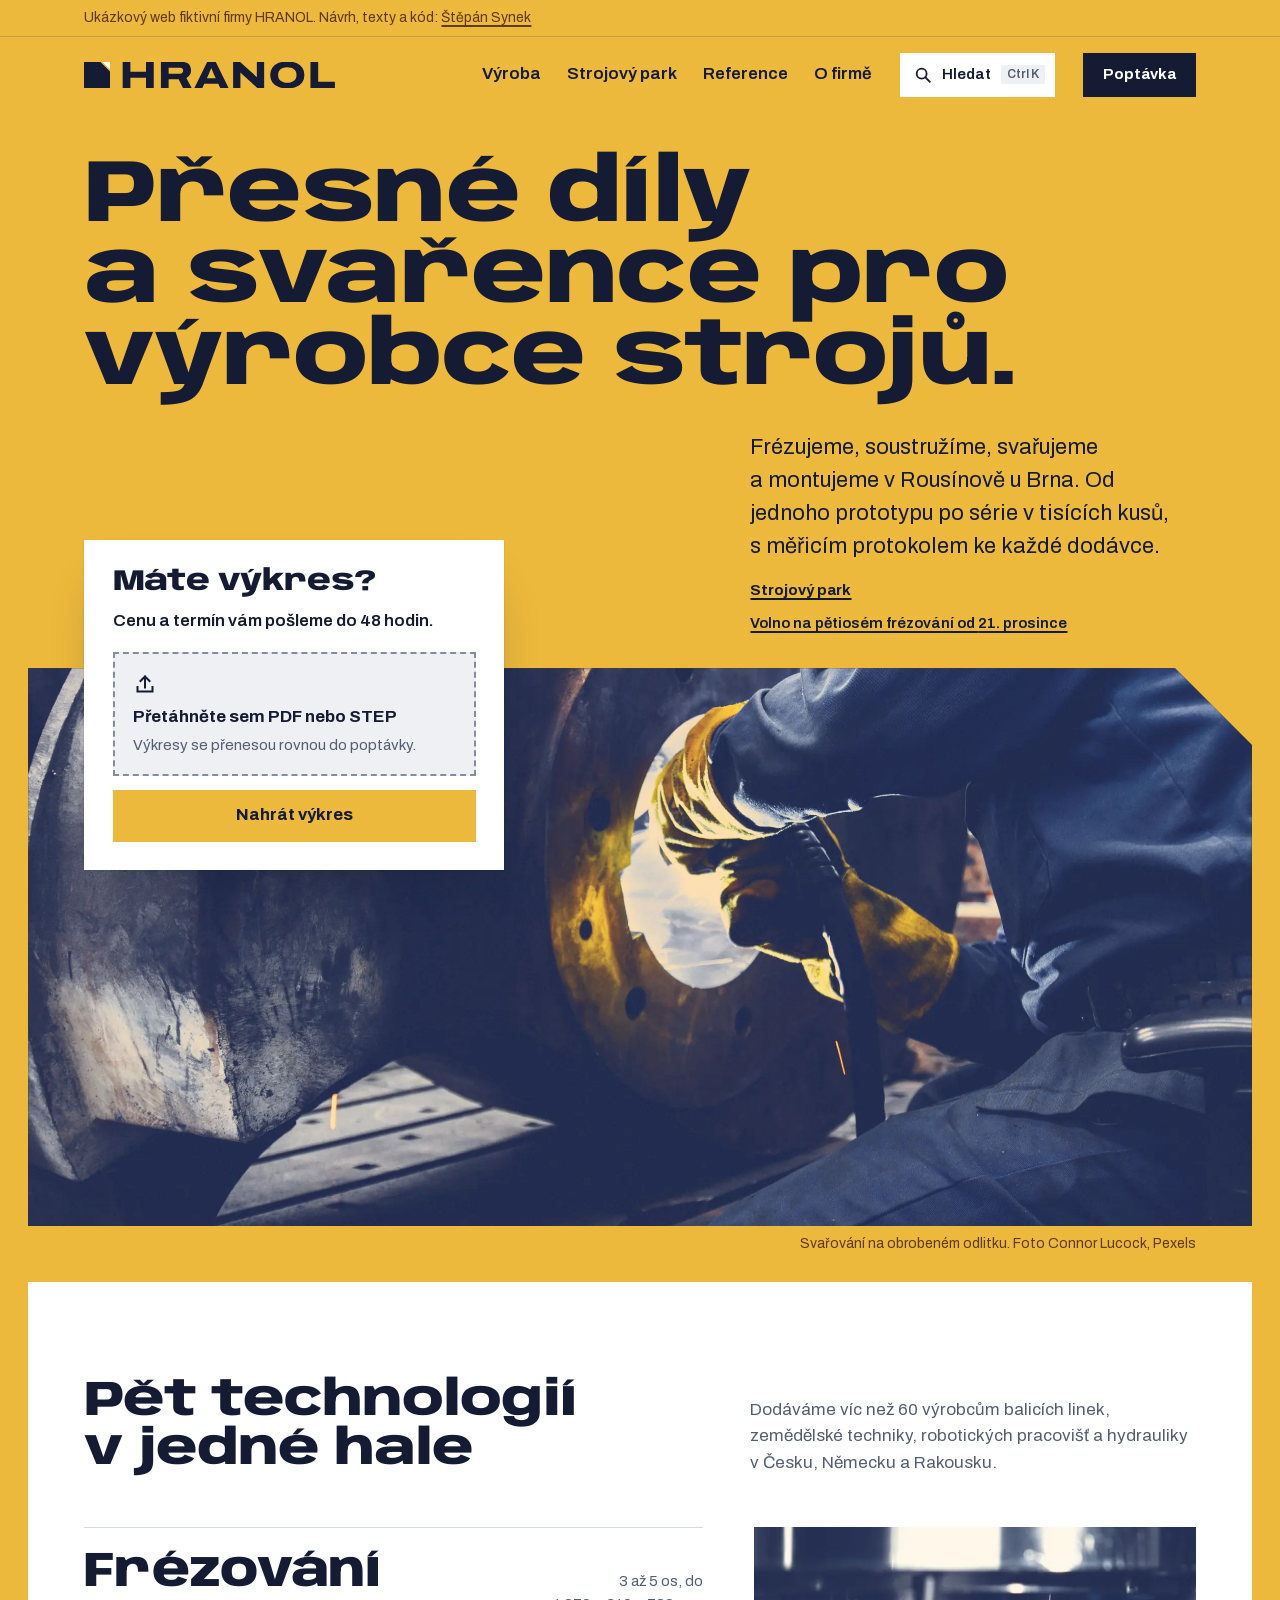
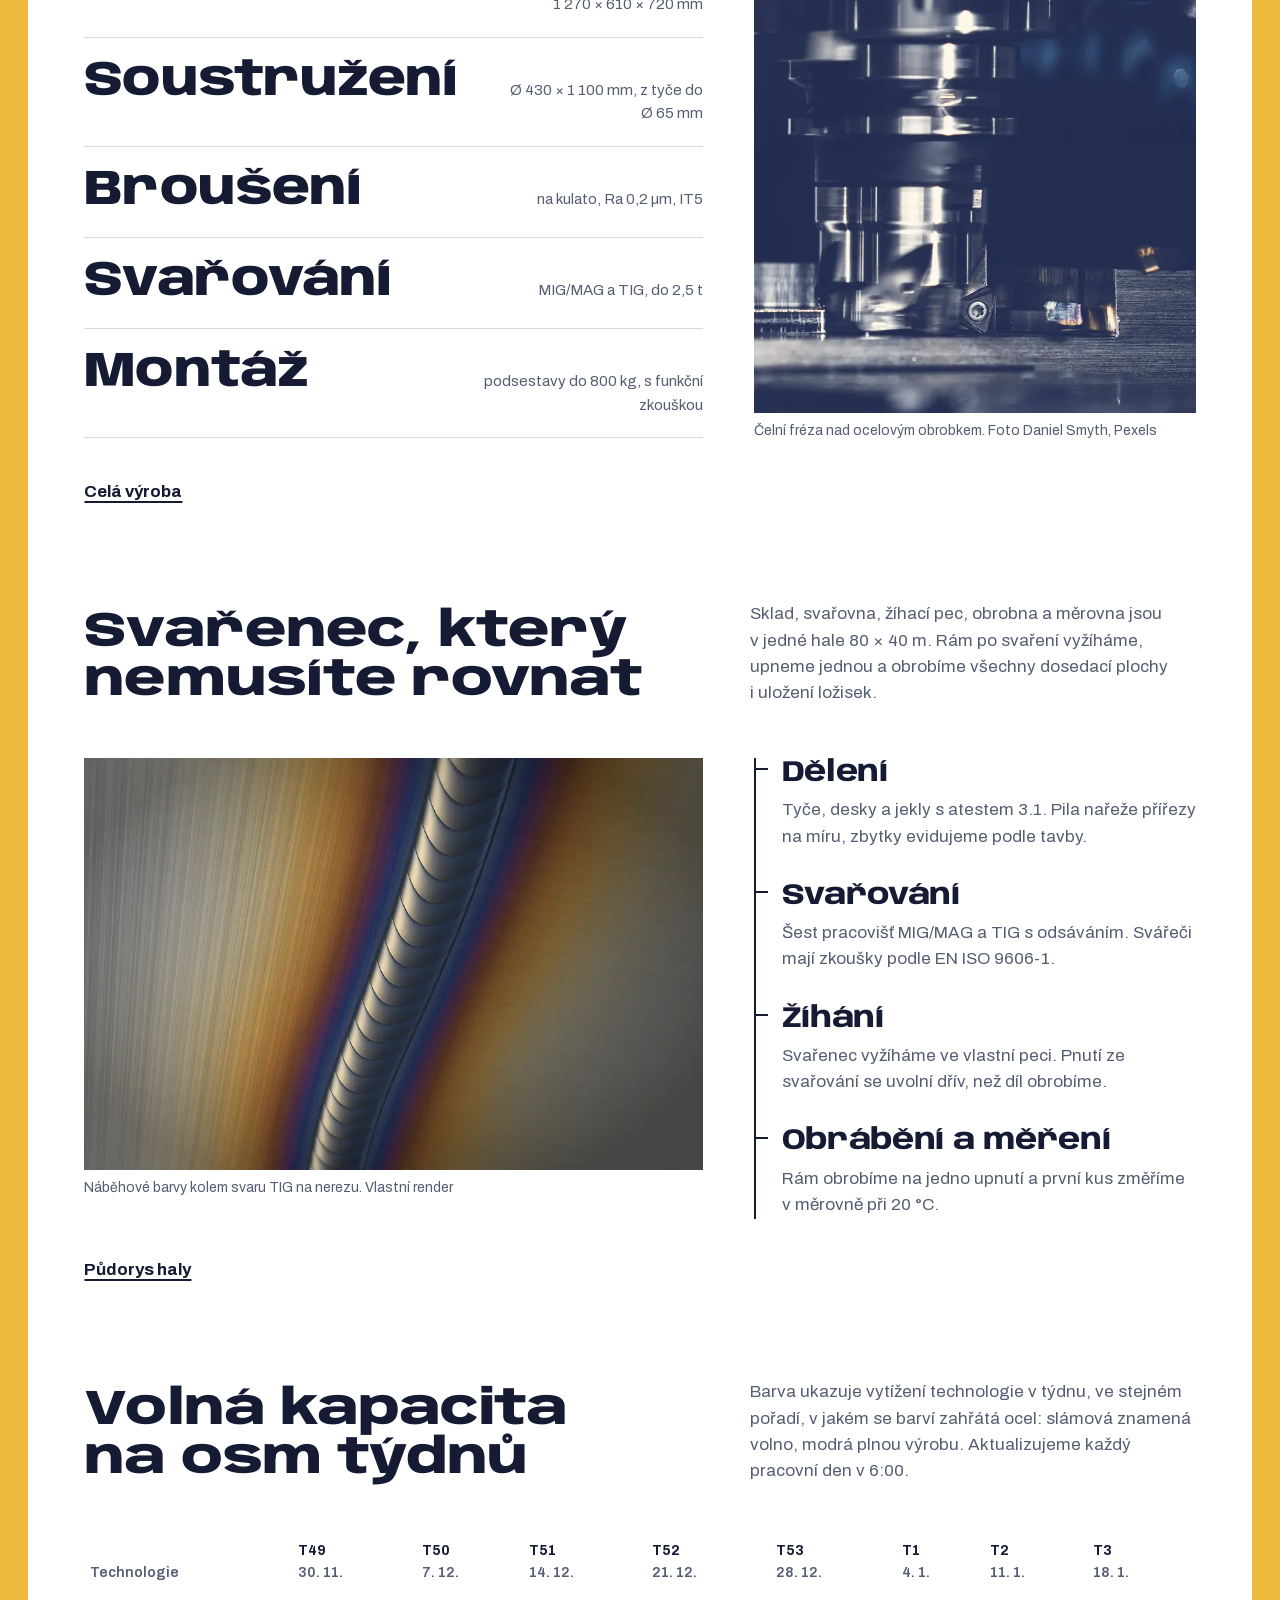
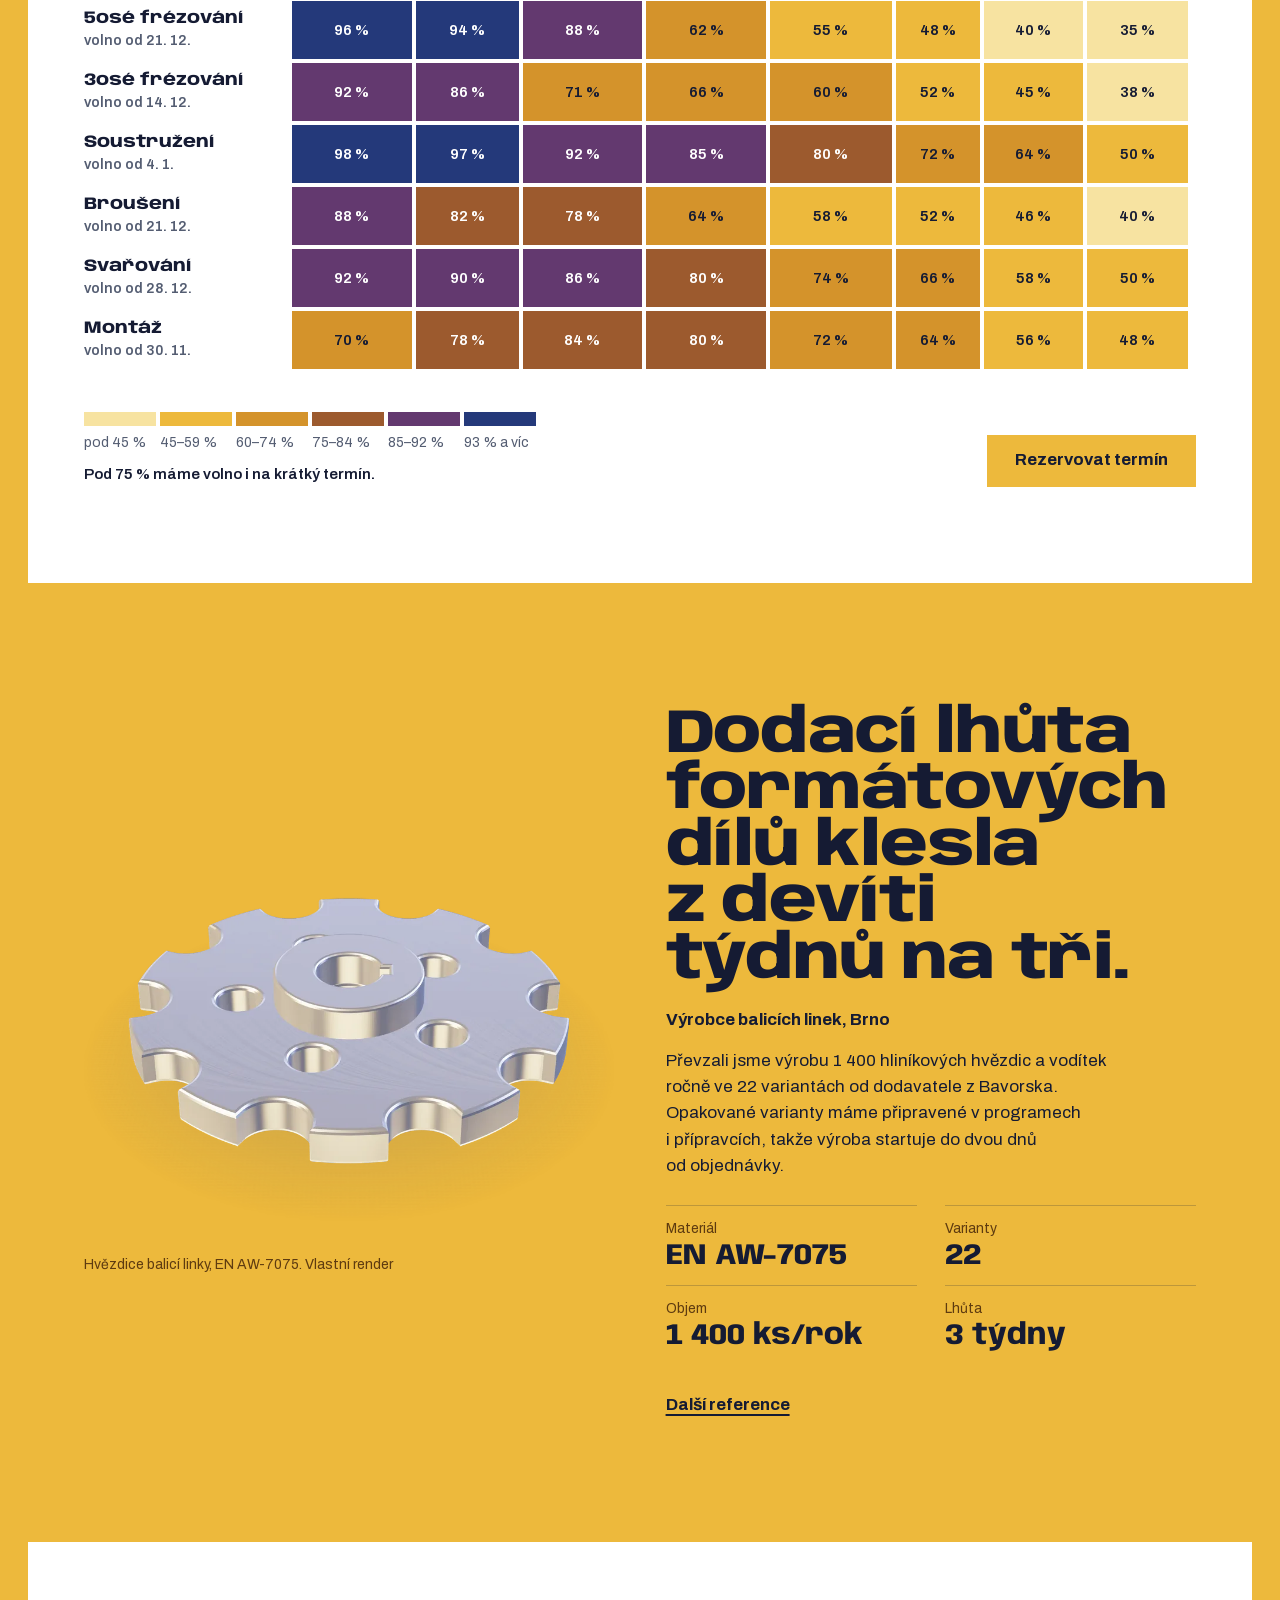
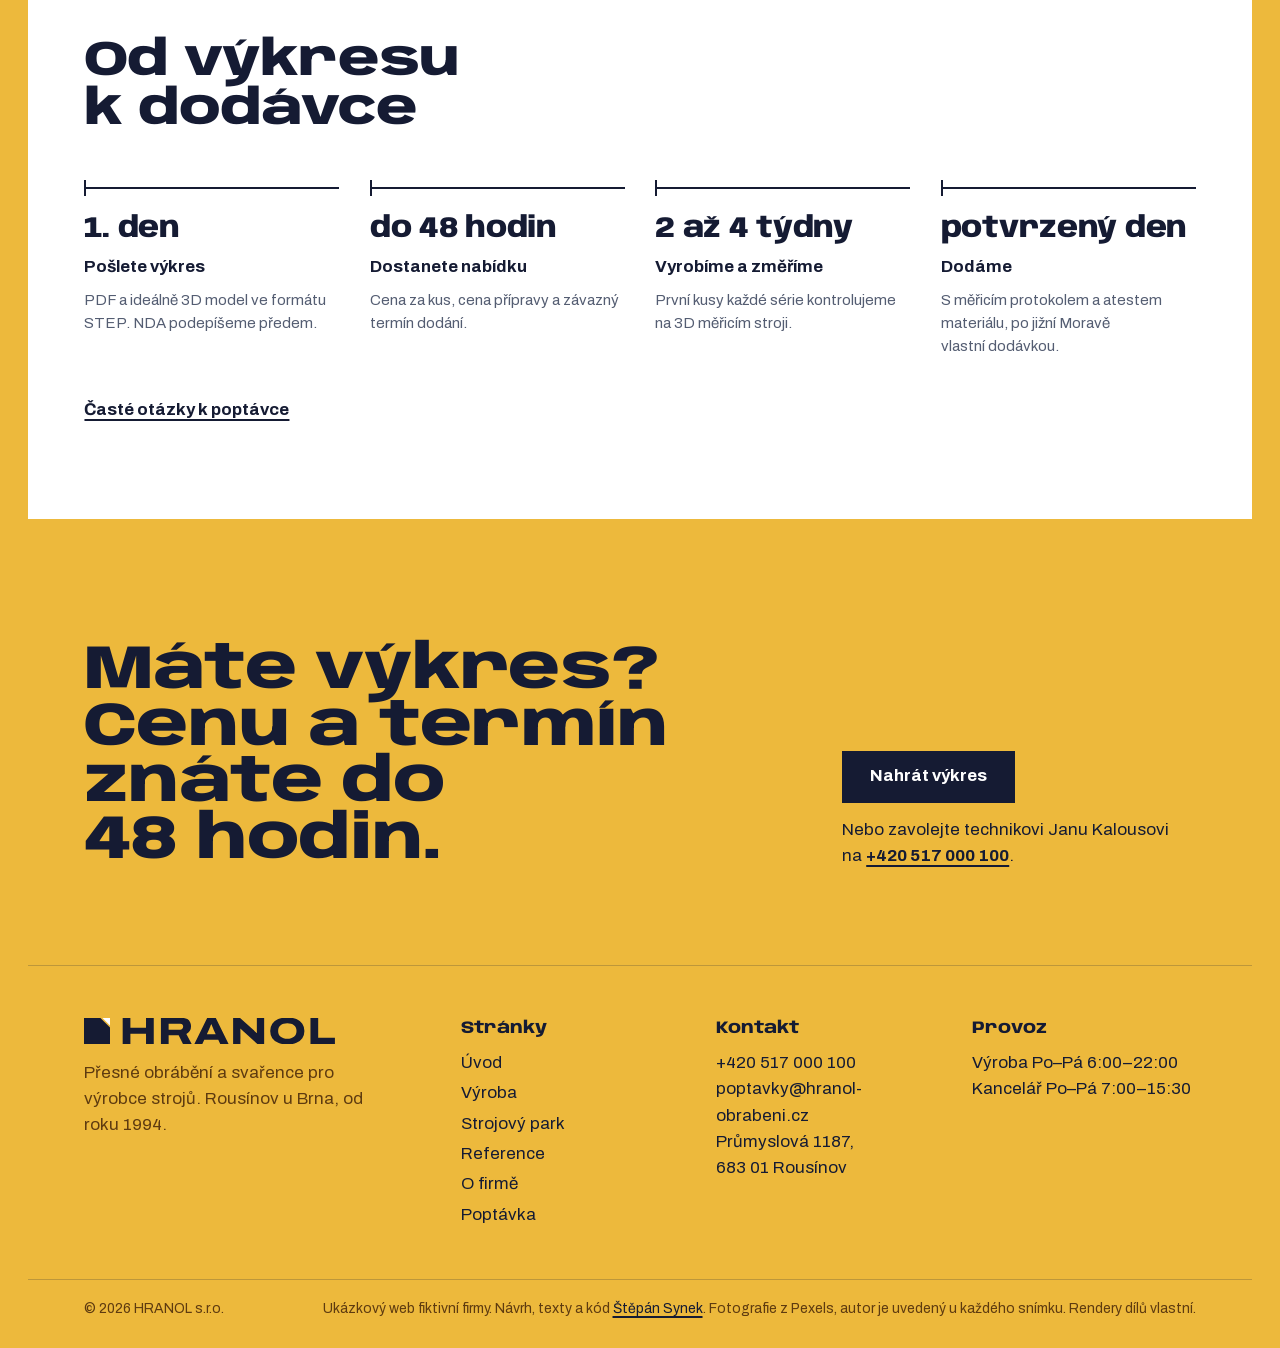
<file: index.html>
<!doctype html>
<html lang="cs">
<head>
<meta charset="utf-8">
<meta name="viewport" content="width=device-width, initial-scale=1, viewport-fit=cover">
<title>HRANOL | Přesné obrábění a&nbsp;svařence na zakázku, Rousínov u&nbsp;Brna</title>
<meta name="description" content="CNC frézování, soustružení, broušení, svařování a montáž podsestav pro výrobce strojů. Od prototypu po série v tisících kusů, cena a termín do 48 hodin.">
<!-- Ukázkový web fiktivní firmy: vyhledávače ho nemají indexovat. Na ostrém webu tento řádek smazat. -->
<meta name="robots" content="noindex, nofollow">
<meta name="theme-color" content="#edb93c">
<meta property="og:type" content="website">
<meta property="og:locale" content="cs_CZ">
<meta property="og:site_name" content="HRANOL s.r.o.">
<meta property="og:title" content="HRANOL | Přesné obrábění a svařence na zakázku, Rousínov u Brna">
<meta property="og:description" content="CNC frézování, soustružení, broušení, svařování a montáž podsestav pro výrobce strojů. Od prototypu po série v tisících kusů, cena a termín do 48 hodin.">
<meta property="og:url" content="https://stepansynek.com/ukazka-hranol/">
<meta property="og:image" content="https://stepansynek.com/ukazka-hranol/assets/og.jpg">
<meta property="og:image:width" content="1200">
<meta property="og:image:height" content="630">
<meta name="twitter:card" content="summary_large_image">
<meta name="format-detection" content="telephone=no">
<link rel="icon" href="assets/favicon.svg" type="image/svg+xml">
<link rel="apple-touch-icon" href="assets/apple-touch-icon.png">
<link rel="preload" href="assets/fonts/anybody.woff2" as="font" type="font/woff2" crossorigin>
<link rel="preload" href="assets/fonts/archivo-latin.woff2" as="font" type="font/woff2" crossorigin>
<link rel="stylesheet" href="assets/styles.css">
<script type="application/ld+json">{"@context":"https://schema.org","@type":"Organization","name":"HRANOL s.r.o.","description":"Zakázková výroba přesných dílů a svařenců pro výrobce strojů: CNC frézování, soustružení, broušení, svařování a montáž podsestav.","foundingDate":"1994","email":"poptavky@hranol-obrabeni.cz","telephone":"+420517000100","url":"https://stepansynek.com/ukazka-hranol/","logo":"https://stepansynek.com/ukazka-hranol/assets/brand/hranol-logo.svg","address":{"@type":"PostalAddress","streetAddress":"Průmyslová 1187","postalCode":"683 01","addressLocality":"Rousínov","addressCountry":"CZ"},"areaServed":["CZ","DE","AT"]}</script>
<script defer src="assets/main.js"></script>
</head>
<body>
<a class="skip" href="#obsah">Přeskočit na obsah</a>
<div class="demo"><p>Ukázkový web fiktivní firmy HRANOL. Návrh, texty a&nbsp;kód: <a href="https://stepansynek.com" rel="author">Štěpán Synek</a></p></div>
<header class="fascia">
  <div class="fascia__bar">
    <a class="fascia__brand" href="index.html" aria-label="HRANOL, úvodní stránka"><svg class="logo" viewBox="0 -686 6645 686" aria-hidden="true"><g fill="currentColor"><path d="M0 -686H434L686 -434V0H0Z"/><path transform="translate(936 0)" d="M84.50048828125 0.0V-687.54345703125H288.12890625V-431.67333984375H700.783203125V-687.54345703125H904.41162109375V0.0H700.783203125V-267.783203125H288.12890625V0.0Z M1093.50048828125 0.0V-687.54345703125H1665.76025390625Q1740.93408203125 -687.54345703125 1790.1513671875 -656.684814453125Q1839.36865234375 -625.826171875 1863.9990234375 -575.424072265625Q1888.62939453125 -525.02197265625 1888.62939453125 -465.478515625Q1888.62939453125 -400.130859375 1857.6728515625 -346.630859375Q1826.71630859375 -293.130859375 1764.5205078125 -262.0439453125L1905.0859375 0.0H1675.392578125L1561.3486328125 -228.6962890625H1297.12890625V0.0ZM1297.12890625 -379.15185546875H1599.3046875Q1635.97900390625 -379.15185546875 1657.946533203125 -401.21728515625Q1679.9140625 -423.28271484375 1679.9140625 -459.76123046875Q1679.9140625 -484.41357421875 1670.0009765625 -501.65283203125Q1660.087890625 -518.89208984375 1642.163818359375 -527.76171875Q1624.23974609375 -536.63134765625 1599.3046875 -536.63134765625H1297.12890625Z M1976.3046875 0.0 2314.32666015625 -687.54345703125H2540.67236328125L2878.6943359375 0.0H2658.435546875L2606.478515625 -110.1748046875H2237.5205078125L2186.10693359375 0.0ZM2305.67236328125 -259.2607421875H2538.32666015625L2475.71728515625 -399.0009765625Q2471.80419921875 -408.37060546875 2464.749755859375 -425.52294921875Q2457.6953125 -442.67529296875 2450.097412109375 -462.186279296875Q2442.49951171875 -481.697265625 2436.08642578125 -498.468994140625Q2429.67333984375 -515.24072265625 2426.49951171875 -523.3056640625H2419.04296875Q2411.67333984375 -504.93603515625 2402.075439453125 -481.10986328125Q2392.4775390625 -457.28369140625 2383.60791015625 -434.9140625Q2374.73828125 -412.54443359375 2368.28173828125 -398.54443359375Z M2998.50048828125 0.0V-687.54345703125H3180.62939453125L3537.06494140625 -366.75927734375Q3546.2607421875 -359.02001953125 3560.45654296875 -344.9111328125Q3574.65234375 -330.80224609375 3590.076416015625 -315.693359375Q3605.50048828125 -300.58447265625 3617.32666015625 -288.388671875H3626.41357421875Q3625.95703125 -306.041015625 3625.272216796875 -333.193359375Q3624.58740234375 -360.345703125 3624.58740234375 -381.4326171875V-687.54345703125H3817.32470703125V0.0H3637.65234375L3289.9990234375 -313.9150390625Q3266.259765625 -335.02392578125 3240.0205078125 -360.817626953125Q3213.78125 -386.611328125 3197.955078125 -402.3505859375H3189.8681640625Q3190.32470703125 -388.80712890625 3190.78125 -360.111328125Q3191.23779296875 -331.41552734375 3191.23779296875 -298.11083984375V0.0Z M4427.881097593076 12.0Q4289.577889414168 12.0 4188.169559941459 -30.315185546875Q4086.76123046875 -72.63037109375 4031.902587890625 -152.13037109375Q3977.0439453125 -231.63037109375 3977.0439453125 -343.52697095435684Q3977.0439453125 -456.36962890625 4031.902587890625 -535.9130859375Q4086.76123046875 -615.45654296875 4188.169559941459 -657.5Q4289.577889414168 -699.54345703125 4427.881097593076 -699.54345703125Q4568.0 -699.54345703125 4668.902099609375 -657.5Q4769.80419921875 -615.45654296875 4824.662841796875 -535.9130859375Q4879.521484375 -456.36962890625 4879.521484375 -343.52697095435684Q4879.521484375 -231.63037109375 4824.662841796875 -152.13037109375Q4769.80419921875 -72.63037109375 4668.902099609375 -30.315185546875Q4568 12 4427.881097593076 12.0ZM4428.28271484375 -138.912109375Q4482.130859375 -138.912109375 4526.5224609375 -152.096923828125Q4570.9140625 -165.28173828125 4603.164306640625 -190.379638671875Q4635.41455078125 -215.4775390625 4652.838623046875 -251.66975911458334Q4670.2626953125 -287.8619791666667 4670.2626953125 -333.0V-356.54345703125Q4670.2626953125 -401.47828151755135 4652.838623046875 -437.27209974315065Q4635.41455078125 -473.06591796875 4603.164306640625 -497.89208984375Q4570.9140625 -522.71826171875 4526.5224609375 -535.6748046875Q4482.130859375 -548.63134765625 4428.28271484375 -548.63134765625Q4374.4345703125 -548.63134765625 4330.04296875 -535.6748046875Q4285.6513671875 -522.71826171875 4253.401123046875 -497.89208984375Q4221.15087890625 -473.06591796875 4203.955078125 -437.27209974315065Q4186.75927734375 -401.47828151755135 4186.75927734375 -356.54345703125V-333.0Q4186.75927734375 -287.8619791666667 4203.955078125 -251.66975911458334Q4221.15087890625 -215.4775390625 4253.401123046875 -190.379638671875Q4285.6513671875 -165.28173828125 4330.04296875 -152.096923828125Q4374.4345703125 -138.912109375 4428.28271484375 -138.912109375Z M5039.50048828125 0.0V-687.54345703125H5243.12890625V-163.89013671875H5684.5634765625V0.0Z"/></g><path class="logo__cut" d="M488 -686H686V-488Z"/></svg></a>
    <nav class="nav" id="nav" aria-label="Hlavní navigace"><ul><li><a href="vyroba.html" data-nav="vyroba">Výroba</a></li><li><a href="stroje.html" data-nav="stroje">Strojový park</a></li><li><a href="reference.html" data-nav="reference">Reference</a></li><li><a href="o-firme.html" data-nav="o-firme">O&nbsp;firmě</a></li><li class="nav__cta"><a href="poptavka.html" data-nav="poptavka">Poptávka</a></li></ul></nav>
    <button class="search-btn" type="button" data-palette-open aria-haspopup="dialog" aria-keyshortcuts="Meta+K Control+K" aria-label="Hledat na webu">
      <svg viewBox="0 0 20 20" aria-hidden="true"><circle cx="8.5" cy="8.5" r="5.5"/><path d="m12.5 12.5 5 5"/></svg>
      <span class="search-btn__label">Hledat</span><kbd data-kbd>Ctrl K</kbd>
    </button>
    <a class="btn btn--ink btn--sm fascia__cta" href="poptavka.html" data-nav="poptavka">Poptávka</a>
    <button class="menu-btn" type="button" aria-expanded="false" aria-controls="nav">Menu</button>
  </div>
</header>
<div id="obsah" tabindex="-1">
<main data-page="domu">
<section class="hero" aria-labelledby="hero-title">
  <div class="hero__top">
    <h1 class="display hero__title" id="hero-title">Přesné díly a&nbsp;svařence pro výrobce strojů.</h1>
    <div class="hero__aside">
      <p class="lead">Frézujeme, soustružíme, svařujeme a&nbsp;montujeme v&nbsp;Rousínově u&nbsp;Brna. Od jednoho prototypu po série v&nbsp;tisících kusů, s&nbsp;měřicím protokolem ke každé dodávce.</p>
      <p class="hero__links"><a class="more" href="stroje.html">Strojový park</a><a class="status" href="index.html#kapacita" data-status data-week="3">Volno na pětiosém frézování od <span data-status-date>9.&nbsp;listopadu</span></a></p>
    </div>
  </div>
  <div class="hero__stage">
    <figure class="hero__photo">
      <img src="assets/img/foto/svarenec.webp" srcset="assets/img/foto/svarenec-900.webp 900w, assets/img/foto/svarenec.webp 2400w" sizes="(min-width: 720px) 96vw, 100vw" width="2400" height="1600" fetchpriority="high" decoding="async" alt="Svářeč v kožených rukavicích pracuje u vyvrtaného otvoru velkého obrobeného odlitku.">
      <figcaption class="credit">Svařování na obrobeném odlitku. Foto Connor Lucock, Pexels</figcaption>
    </figure>
    <section class="desk" aria-labelledby="desk-title" data-desk>
      <h2 class="desk__title" id="desk-title">Máte výkres?</h2>
      <p class="desk__lead">Cenu a&nbsp;termín vám pošleme do 48&nbsp;hodin.</p>
      <div class="drop drop--desk" data-desk-drop>
        <input class="sr-only" id="desk-files" type="file" multiple accept=".pdf,.step,.stp,.igs,.iges,.dxf,.dwg,.zip" tabindex="-1" aria-hidden="true" data-desk-input>
        <svg class="drop__icon" viewBox="0 0 24 24" aria-hidden="true"><path d="M12 15.5V4.5M7.5 9 12 4.5 16.5 9M4.5 15v4.5h15V15"/></svg>
        <p class="drop__title"><span class="drop__idle">Přetáhněte sem PDF nebo STEP</span><span class="drop__armed" aria-hidden="true">Pusťte výkres sem</span></p>
        <p class="drop__hint" id="desk-hint">Výkresy se přenesou rovnou do poptávky.</p>
      </div>
      <ul class="files files--desk" data-desk-files aria-live="polite"></ul>
      <p class="field__error" data-desk-err role="alert" hidden></p>
      <div class="desk__actions">
        <button class="btn btn--sign" type="button" aria-describedby="desk-hint" data-desk-pick>Nahrát výkres</button>
        <a class="btn btn--sign" href="poptavka.html" data-desk-go hidden>Pokračovat k&nbsp;poptávce</a>
      </div>
    </section>
  </div>
</section>

<div class="sheet">
  <section class="sec techs" aria-labelledby="tech-title" data-techlist>
    <div class="sec__head">
      <h2 class="h2" id="tech-title">Pět technologií v&nbsp;jedné hale</h2>
      <p class="sec__aside">Dodáváme víc než 60&nbsp;výrobcům balicích linek, zemědělské techniky, robotických pracovišť a&nbsp;hydrauliky v&nbsp;Česku, Německu a&nbsp;Rakousku.</p>
    </div>
    <div class="techs__body">
      <ul class="techs__list">
        <li><a href="vyroba.html#frezovani" data-img="frezovani"><span class="techs__name">Frézování</span><span class="techs__spec">3&nbsp;až 5&nbsp;os, do 1&nbsp;270&nbsp;×&nbsp;610&nbsp;×&nbsp;720&nbsp;mm</span></a></li>
        <li><a href="vyroba.html#soustruzeni" data-img="soustruzeni"><span class="techs__name">Soustružení</span><span class="techs__spec">Ø&nbsp;430&nbsp;×&nbsp;1&nbsp;100&nbsp;mm, z&nbsp;tyče do Ø&nbsp;65&nbsp;mm</span></a></li>
        <li><a href="vyroba.html#brouseni" data-img="brouseni"><span class="techs__name">Broušení</span><span class="techs__spec">na kulato, Ra&nbsp;0,2&nbsp;µm, IT5</span></a></li>
        <li><a href="vyroba.html#svarovani" data-img="svarovani"><span class="techs__name">Svařování</span><span class="techs__spec">MIG/MAG a&nbsp;TIG, do 2,5&nbsp;t</span></a></li>
        <li><a href="vyroba.html#montaz" data-img="montaz"><span class="techs__name">Montáž</span><span class="techs__spec">podsestavy do 800&nbsp;kg, s&nbsp;funkční zkouškou</span></a></li>
      </ul>
      <div class="techs__media" aria-hidden="true">
        <figure class="is-active" data-key="frezovani"><img src="assets/img/foto/frezovani-900.webp" srcset="assets/img/foto/frezovani-900.webp 900w, assets/img/foto/frezovani.webp 2400w" sizes="(min-width: 1080px) 40vw, 100vw" width="900" height="797" alt="" loading="lazy" decoding="async"><figcaption class="credit">Čelní fréza nad ocelovým obrobkem. Foto Daniel Smyth, Pexels</figcaption></figure>
        <figure data-key="soustruzeni"><img src="assets/img/foto/soustruzeni-900.webp" srcset="assets/img/foto/soustruzeni-900.webp 900w, assets/img/foto/soustruzeni.webp 2400w" sizes="(min-width: 1080px) 40vw, 100vw" width="900" height="599" alt="" loading="lazy" decoding="async"><figcaption class="credit">Seřízení CNC soustruhu. Foto Sergey Sergeev, Pexels</figcaption></figure>
        <figure class="techs__render" data-key="brouseni"><img src="assets/img/ref-pistnice-900.webp" srcset="assets/img/ref-pistnice-900.webp 900w, assets/img/ref-pistnice-1600.webp 1600w" sizes="(min-width: 1080px) 40vw, 100vw" width="900" height="675" alt="" loading="lazy" decoding="async"><figcaption class="credit">Broušená pístnice Ø&nbsp;50&nbsp;f7. Vlastní render</figcaption></figure>
        <figure data-key="svarovani"><img src="assets/img/foto/svarovani-900.webp" srcset="assets/img/foto/svarovani-900.webp 900w, assets/img/foto/svarovani.webp 2400w" sizes="(min-width: 1080px) 40vw, 100vw" width="900" height="600" alt="" loading="lazy" decoding="async"><figcaption class="credit">Svařování TIG na nerezovém prstenci. Foto Rik Schots, Pexels</figcaption></figure>
        <figure data-key="montaz"><img src="assets/img/foto/montaz-900.webp" srcset="assets/img/foto/montaz-900.webp 900w, assets/img/foto/montaz.webp 2400w" sizes="(min-width: 1080px) 40vw, 100vw" width="900" height="600" alt="" loading="lazy" decoding="async"><figcaption class="credit">Montáž mechanismu podsestavy. Foto Mikhail Nilov, Pexels</figcaption></figure>
      </div>
    </div>
    <p class="sec__more"><a class="more" href="vyroba.html">Celá výroba</a></p>
  </section>

  <section class="sec roof" aria-labelledby="roof-title">
    <div class="sec__head">
      <h2 class="h2" id="roof-title">Svařenec, který nemusíte rovnat</h2>
      <p class="sec__aside">Sklad, svařovna, žíhací pec, obrobna a&nbsp;měrovna jsou v&nbsp;jedné hale 80&nbsp;×&nbsp;40&nbsp;m. Rám po svaření vyžíháme, upneme jednou a&nbsp;obrobíme všechny dosedací plochy i&nbsp;uložení ložisek.</p>
    </div>
    <div class="roof__body">
      <figure class="roof__plate">
        <img src="assets/img/foto/nabehove-barvy.webp" srcset="assets/img/foto/nabehove-barvy-900.webp 900w, assets/img/foto/nabehove-barvy.webp 2400w" sizes="(min-width: 1080px) 56vw, 100vw" width="2400" height="1600" loading="lazy" decoding="async" alt="Housenka svaru TIG na broušeném nerezovém plechu. Kolem svaru se kov zbarvil od modré a fialové přes bronzovou a zlatou po slámovou.">
        <figcaption class="credit">Náběhové barvy kolem svaru TIG na nerezu. Vlastní render</figcaption>
      </figure>
      <ol class="roof__steps">
        <li><h3 class="h3">Dělení</h3><p>Tyče, desky a&nbsp;jekly s&nbsp;atestem 3.1. Pila nařeže přířezy na míru, zbytky evidujeme podle tavby.</p></li>
        <li><h3 class="h3">Svařování</h3><p>Šest pracovišť MIG/MAG a&nbsp;TIG s&nbsp;odsáváním. Svářeči mají zkoušky podle EN&nbsp;ISO&nbsp;9606-1.</p></li>
        <li><h3 class="h3">Žíhání</h3><p>Svařenec vyžíháme ve vlastní peci. Pnutí ze svařování se uvolní dřív, než díl obrobíme.</p></li>
        <li><h3 class="h3">Obrábění a&nbsp;měření</h3><p>Rám obrobíme na jedno upnutí a&nbsp;první kus změříme v&nbsp;měrovně při 20&nbsp;°C.</p></li>
      </ol>
    </div>
    <p class="sec__more"><a class="more" href="o-firme.html#hala">Půdorys haly</a></p>
  </section>

  <section class="sec cap" id="kapacita" aria-labelledby="cap-title" data-capacity>
    <div class="sec__head">
      <h2 class="h2" id="cap-title">Volná kapacita na osm týdnů</h2>
      <p class="sec__aside">Barva ukazuje vytížení technologie v&nbsp;týdnu, ve stejném pořadí, v&nbsp;jakém se barví zahřátá ocel: slámová znamená volno, modrá plnou výrobu. Aktualizujeme každý pracovní den v&nbsp;6:00.</p>
    </div>
    <div class="table-scroll"><table class="cap__table" role="table"><caption class="sr-only">Vytížení výroby podle technologie a&nbsp;týdne v&nbsp;procentech</caption><thead role="rowgroup"><tr role="row"><th scope="col" role="columnheader" class="cap__corner">Technologie</th><th scope="col" role="columnheader" data-week="0"><span class="cap__wk">T43</span><span class="cap__date">19.&nbsp;10.</span></th><th scope="col" role="columnheader" data-week="1"><span class="cap__wk">T44</span><span class="cap__date">26.&nbsp;10.</span></th><th scope="col" role="columnheader" data-week="2"><span class="cap__wk">T45</span><span class="cap__date">2.&nbsp;11.</span></th><th scope="col" role="columnheader" data-week="3"><span class="cap__wk">T46</span><span class="cap__date">9.&nbsp;11.</span></th><th scope="col" role="columnheader" data-week="4"><span class="cap__wk">T47</span><span class="cap__date">16.&nbsp;11.</span></th><th scope="col" role="columnheader" data-week="5"><span class="cap__wk">T48</span><span class="cap__date">23.&nbsp;11.</span></th><th scope="col" role="columnheader" data-week="6"><span class="cap__wk">T49</span><span class="cap__date">30.&nbsp;11.</span></th><th scope="col" role="columnheader" data-week="7"><span class="cap__wk">T50</span><span class="cap__date">7.&nbsp;12.</span></th></tr></thead><tbody role="rowgroup"><tr role="row"><th scope="row" role="rowheader"><span class="cap__name">5osé frézování</span><span class="cap__when" data-week="3">volno od 9.&nbsp;11.</span></th><td role="cell" class="cap__cell" tabindex="0" data-week="0" data-t="6" data-v="96" data-free-h="10"><span class="cap__v">96<span class="cap__pct">&nbsp;%</span></span><span class="sr-only">, obsazeno</span></td><td role="cell" class="cap__cell" tabindex="0" data-week="1" data-t="6" data-v="94" data-free-h="14"><span class="cap__v">94<span class="cap__pct">&nbsp;%</span></span><span class="sr-only">, obsazeno</span></td><td role="cell" class="cap__cell" tabindex="0" data-week="2" data-t="5" data-v="88" data-free-h="29"><span class="cap__v">88<span class="cap__pct">&nbsp;%</span></span><span class="sr-only">, obsazeno</span></td><td role="cell" class="cap__cell is-free" tabindex="0" data-week="3" data-t="3" data-v="62" data-free-h="91"><span class="cap__v">62<span class="cap__pct">&nbsp;%</span></span><span class="sr-only">, volno</span></td><td role="cell" class="cap__cell is-free" tabindex="0" data-week="4" data-t="2" data-v="55" data-free-h="108"><span class="cap__v">55<span class="cap__pct">&nbsp;%</span></span><span class="sr-only">, volno</span></td><td role="cell" class="cap__cell is-free" tabindex="0" data-week="5" data-t="2" data-v="48" data-free-h="125"><span class="cap__v">48<span class="cap__pct">&nbsp;%</span></span><span class="sr-only">, volno</span></td><td role="cell" class="cap__cell is-free" tabindex="0" data-week="6" data-t="1" data-v="40" data-free-h="144"><span class="cap__v">40<span class="cap__pct">&nbsp;%</span></span><span class="sr-only">, volno</span></td><td role="cell" class="cap__cell is-free" tabindex="0" data-week="7" data-t="1" data-v="35" data-free-h="156"><span class="cap__v">35<span class="cap__pct">&nbsp;%</span></span><span class="sr-only">, volno</span></td></tr><tr role="row"><th scope="row" role="rowheader"><span class="cap__name">3osé frézování</span><span class="cap__when" data-week="2">volno od 2.&nbsp;11.</span></th><td role="cell" class="cap__cell" tabindex="0" data-week="0" data-t="5" data-v="92" data-free-h="19"><span class="cap__v">92<span class="cap__pct">&nbsp;%</span></span><span class="sr-only">, obsazeno</span></td><td role="cell" class="cap__cell" tabindex="0" data-week="1" data-t="5" data-v="86" data-free-h="34"><span class="cap__v">86<span class="cap__pct">&nbsp;%</span></span><span class="sr-only">, obsazeno</span></td><td role="cell" class="cap__cell is-free" tabindex="0" data-week="2" data-t="3" data-v="71" data-free-h="70"><span class="cap__v">71<span class="cap__pct">&nbsp;%</span></span><span class="sr-only">, volno</span></td><td role="cell" class="cap__cell is-free" tabindex="0" data-week="3" data-t="3" data-v="66" data-free-h="82"><span class="cap__v">66<span class="cap__pct">&nbsp;%</span></span><span class="sr-only">, volno</span></td><td role="cell" class="cap__cell is-free" tabindex="0" data-week="4" data-t="3" data-v="60" data-free-h="96"><span class="cap__v">60<span class="cap__pct">&nbsp;%</span></span><span class="sr-only">, volno</span></td><td role="cell" class="cap__cell is-free" tabindex="0" data-week="5" data-t="2" data-v="52" data-free-h="115"><span class="cap__v">52<span class="cap__pct">&nbsp;%</span></span><span class="sr-only">, volno</span></td><td role="cell" class="cap__cell is-free" tabindex="0" data-week="6" data-t="2" data-v="45" data-free-h="132"><span class="cap__v">45<span class="cap__pct">&nbsp;%</span></span><span class="sr-only">, volno</span></td><td role="cell" class="cap__cell is-free" tabindex="0" data-week="7" data-t="1" data-v="38" data-free-h="149"><span class="cap__v">38<span class="cap__pct">&nbsp;%</span></span><span class="sr-only">, volno</span></td></tr><tr role="row"><th scope="row" role="rowheader"><span class="cap__name">Soustružení</span><span class="cap__when" data-week="5">volno od 23.&nbsp;11.</span></th><td role="cell" class="cap__cell" tabindex="0" data-week="0" data-t="6" data-v="98" data-free-h="6"><span class="cap__v">98<span class="cap__pct">&nbsp;%</span></span><span class="sr-only">, obsazeno</span></td><td role="cell" class="cap__cell" tabindex="0" data-week="1" data-t="6" data-v="97" data-free-h="10"><span class="cap__v">97<span class="cap__pct">&nbsp;%</span></span><span class="sr-only">, obsazeno</span></td><td role="cell" class="cap__cell" tabindex="0" data-week="2" data-t="5" data-v="92" data-free-h="26"><span class="cap__v">92<span class="cap__pct">&nbsp;%</span></span><span class="sr-only">, obsazeno</span></td><td role="cell" class="cap__cell" tabindex="0" data-week="3" data-t="5" data-v="85" data-free-h="48"><span class="cap__v">85<span class="cap__pct">&nbsp;%</span></span><span class="sr-only">, obsazeno</span></td><td role="cell" class="cap__cell" tabindex="0" data-week="4" data-t="4" data-v="80" data-free-h="64"><span class="cap__v">80<span class="cap__pct">&nbsp;%</span></span><span class="sr-only">, obsazeno</span></td><td role="cell" class="cap__cell is-free" tabindex="0" data-week="5" data-t="3" data-v="72" data-free-h="90"><span class="cap__v">72<span class="cap__pct">&nbsp;%</span></span><span class="sr-only">, volno</span></td><td role="cell" class="cap__cell is-free" tabindex="0" data-week="6" data-t="3" data-v="64" data-free-h="115"><span class="cap__v">64<span class="cap__pct">&nbsp;%</span></span><span class="sr-only">, volno</span></td><td role="cell" class="cap__cell is-free" tabindex="0" data-week="7" data-t="2" data-v="50" data-free-h="160"><span class="cap__v">50<span class="cap__pct">&nbsp;%</span></span><span class="sr-only">, volno</span></td></tr><tr role="row"><th scope="row" role="rowheader"><span class="cap__name">Broušení</span><span class="cap__when" data-week="3">volno od 9.&nbsp;11.</span></th><td role="cell" class="cap__cell" tabindex="0" data-week="0" data-t="5" data-v="88" data-free-h="10"><span class="cap__v">88<span class="cap__pct">&nbsp;%</span></span><span class="sr-only">, obsazeno</span></td><td role="cell" class="cap__cell" tabindex="0" data-week="1" data-t="4" data-v="82" data-free-h="14"><span class="cap__v">82<span class="cap__pct">&nbsp;%</span></span><span class="sr-only">, obsazeno</span></td><td role="cell" class="cap__cell" tabindex="0" data-week="2" data-t="4" data-v="78" data-free-h="18"><span class="cap__v">78<span class="cap__pct">&nbsp;%</span></span><span class="sr-only">, obsazeno</span></td><td role="cell" class="cap__cell is-free" tabindex="0" data-week="3" data-t="3" data-v="64" data-free-h="29"><span class="cap__v">64<span class="cap__pct">&nbsp;%</span></span><span class="sr-only">, volno</span></td><td role="cell" class="cap__cell is-free" tabindex="0" data-week="4" data-t="2" data-v="58" data-free-h="34"><span class="cap__v">58<span class="cap__pct">&nbsp;%</span></span><span class="sr-only">, volno</span></td><td role="cell" class="cap__cell is-free" tabindex="0" data-week="5" data-t="2" data-v="52" data-free-h="38"><span class="cap__v">52<span class="cap__pct">&nbsp;%</span></span><span class="sr-only">, volno</span></td><td role="cell" class="cap__cell is-free" tabindex="0" data-week="6" data-t="2" data-v="46" data-free-h="43"><span class="cap__v">46<span class="cap__pct">&nbsp;%</span></span><span class="sr-only">, volno</span></td><td role="cell" class="cap__cell is-free" tabindex="0" data-week="7" data-t="1" data-v="40" data-free-h="48"><span class="cap__v">40<span class="cap__pct">&nbsp;%</span></span><span class="sr-only">, volno</span></td></tr><tr role="row"><th scope="row" role="rowheader"><span class="cap__name">Svařování</span><span class="cap__when" data-week="4">volno od 16.&nbsp;11.</span></th><td role="cell" class="cap__cell" tabindex="0" data-week="0" data-t="5" data-v="92" data-free-h="26"><span class="cap__v">92<span class="cap__pct">&nbsp;%</span></span><span class="sr-only">, obsazeno</span></td><td role="cell" class="cap__cell" tabindex="0" data-week="1" data-t="5" data-v="90" data-free-h="32"><span class="cap__v">90<span class="cap__pct">&nbsp;%</span></span><span class="sr-only">, obsazeno</span></td><td role="cell" class="cap__cell" tabindex="0" data-week="2" data-t="5" data-v="86" data-free-h="45"><span class="cap__v">86<span class="cap__pct">&nbsp;%</span></span><span class="sr-only">, obsazeno</span></td><td role="cell" class="cap__cell" tabindex="0" data-week="3" data-t="4" data-v="80" data-free-h="64"><span class="cap__v">80<span class="cap__pct">&nbsp;%</span></span><span class="sr-only">, obsazeno</span></td><td role="cell" class="cap__cell is-free" tabindex="0" data-week="4" data-t="3" data-v="74" data-free-h="83"><span class="cap__v">74<span class="cap__pct">&nbsp;%</span></span><span class="sr-only">, volno</span></td><td role="cell" class="cap__cell is-free" tabindex="0" data-week="5" data-t="3" data-v="66" data-free-h="109"><span class="cap__v">66<span class="cap__pct">&nbsp;%</span></span><span class="sr-only">, volno</span></td><td role="cell" class="cap__cell is-free" tabindex="0" data-week="6" data-t="2" data-v="58" data-free-h="134"><span class="cap__v">58<span class="cap__pct">&nbsp;%</span></span><span class="sr-only">, volno</span></td><td role="cell" class="cap__cell is-free" tabindex="0" data-week="7" data-t="2" data-v="50" data-free-h="160"><span class="cap__v">50<span class="cap__pct">&nbsp;%</span></span><span class="sr-only">, volno</span></td></tr><tr role="row"><th scope="row" role="rowheader"><span class="cap__name">Montáž</span><span class="cap__when" data-week="0">volno od 19.&nbsp;10.</span></th><td role="cell" class="cap__cell is-free" tabindex="0" data-week="0" data-t="3" data-v="70" data-free-h="48"><span class="cap__v">70<span class="cap__pct">&nbsp;%</span></span><span class="sr-only">, volno</span></td><td role="cell" class="cap__cell" tabindex="0" data-week="1" data-t="4" data-v="78" data-free-h="35"><span class="cap__v">78<span class="cap__pct">&nbsp;%</span></span><span class="sr-only">, obsazeno</span></td><td role="cell" class="cap__cell" tabindex="0" data-week="2" data-t="4" data-v="84" data-free-h="26"><span class="cap__v">84<span class="cap__pct">&nbsp;%</span></span><span class="sr-only">, obsazeno</span></td><td role="cell" class="cap__cell" tabindex="0" data-week="3" data-t="4" data-v="80" data-free-h="32"><span class="cap__v">80<span class="cap__pct">&nbsp;%</span></span><span class="sr-only">, obsazeno</span></td><td role="cell" class="cap__cell is-free" tabindex="0" data-week="4" data-t="3" data-v="72" data-free-h="45"><span class="cap__v">72<span class="cap__pct">&nbsp;%</span></span><span class="sr-only">, volno</span></td><td role="cell" class="cap__cell is-free" tabindex="0" data-week="5" data-t="3" data-v="64" data-free-h="58"><span class="cap__v">64<span class="cap__pct">&nbsp;%</span></span><span class="sr-only">, volno</span></td><td role="cell" class="cap__cell is-free" tabindex="0" data-week="6" data-t="2" data-v="56" data-free-h="70"><span class="cap__v">56<span class="cap__pct">&nbsp;%</span></span><span class="sr-only">, volno</span></td><td role="cell" class="cap__cell is-free" tabindex="0" data-week="7" data-t="2" data-v="48" data-free-h="83"><span class="cap__v">48<span class="cap__pct">&nbsp;%</span></span><span class="sr-only">, volno</span></td></tr></tbody></table></div>
    <div class="cap__tip" role="tooltip" hidden><strong></strong><span></span></div>
    <div class="cap__foot">
      <div class="ramp">
        <ol class="ramp__scale" aria-label="Vytížení v týdnu">
          <li data-t="1">pod 45&nbsp;%</li><li data-t="2">45–59&nbsp;%</li><li data-t="3">60–74&nbsp;%</li><li data-t="4">75–84&nbsp;%</li><li data-t="5">85–92&nbsp;%</li><li data-t="6">93&nbsp;% a&nbsp;víc</li>
        </ol>
        <p class="ramp__note">Pod 75&nbsp;% máme volno i&nbsp;na krátký termín.</p>
      </div>
      <a class="btn btn--sign" href="poptavka.html">Rezervovat termín</a>
    </div>
  </section>
</div>

<section class="interlude feat" aria-labelledby="feat-title">
  <figure class="feat__img">
    <img src="assets/img/ref-hvezdice-1600.webp" srcset="assets/img/ref-hvezdice-900.webp 900w, assets/img/ref-hvezdice-1600.webp 1600w" sizes="(min-width: 1080px) 55vw, 100vw" width="1600" height="1200" loading="lazy" decoding="async" alt="Hliníková hvězdice z balicí linky s deseti kapsami pro lahve a nábojem s drážkou pro pero.">
    <figcaption class="credit">Hvězdice balicí linky, EN&nbsp;AW-7075. Vlastní render</figcaption>
  </figure>
  <div class="feat__text">
    <h2 class="display feat__title" id="feat-title">Dodací lhůta formátových dílů klesla z&nbsp;devíti týdnů na tři.</h2>
    <p class="feat__client">Výrobce balicích linek, Brno</p>
    <p>Převzali jsme výrobu 1&nbsp;400&nbsp;hliníkových hvězdic a&nbsp;vodítek ročně ve 22&nbsp;variantách od dodavatele z&nbsp;Bavorska. Opakované varianty máme připravené v&nbsp;programech i&nbsp;přípravcích, takže výroba startuje do dvou dnů od objednávky.</p>
    <dl class="facts">
      <div><dt>Materiál</dt><dd>EN&nbsp;AW-7075</dd></div>
      <div><dt>Varianty</dt><dd>22</dd></div>
      <div><dt>Objem</dt><dd>1&nbsp;400&nbsp;ks/rok</dd></div>
      <div><dt>Lhůta</dt><dd>3&nbsp;týdny</dd></div>
    </dl>
    <p><a class="more" href="reference.html">Další reference</a></p>
  </div>
</section>

<div class="sheet">
  <section class="sec steps" aria-labelledby="proc-title">
    <div class="sec__head">
      <h2 class="h2" id="proc-title">Od výkresu k&nbsp;dodávce</h2>
    </div>
    <ol class="seq seq--4">
      <li><h3><span class="seq__mark">1. den</span><span class="seq__title">Pošlete výkres</span></h3><p>PDF a&nbsp;ideálně 3D model ve formátu STEP. NDA podepíšeme předem.</p></li>
      <li><h3><span class="seq__mark">do 48&nbsp;hodin</span><span class="seq__title">Dostanete nabídku</span></h3><p>Cena za kus, cena přípravy a&nbsp;závazný termín dodání.</p></li>
      <li><h3><span class="seq__mark">2&nbsp;až 4&nbsp;týdny</span><span class="seq__title">Vyrobíme a&nbsp;změříme</span></h3><p>První kusy každé série kontrolujeme na 3D měřicím stroji.</p></li>
      <li><h3><span class="seq__mark">potvrzený den</span><span class="seq__title">Dodáme</span></h3><p>S&nbsp;měřicím protokolem a&nbsp;atestem materiálu, po jižní Moravě vlastní dodávkou.</p></li>
    </ol>
    <p class="sec__more"><a class="more" href="poptavka.html#faq">Časté otázky k&nbsp;poptávce</a></p>
  </section>
</div>

</main>
</div>
<footer class="ftr">
  <section class="close" aria-labelledby="close-title" data-ftr-cta>
    <h2 class="display close__title" id="close-title">Máte výkres? Cenu a&nbsp;termín znáte do 48&nbsp;hodin.</h2>
    <div class="close__act">
      <a class="btn btn--ink" href="poptavka.html">Nahrát výkres</a>
      <p>Nebo zavolejte technikovi Janu Kalousovi na <a href="tel:+420517000100">+420&nbsp;517&nbsp;000&nbsp;100</a>.</p>
    </div>
  </section>
  <div class="ftr__grid">
    <div class="ftr__brand">
      <a class="fascia__brand" href="index.html" aria-label="HRANOL, úvodní stránka"><svg class="logo" viewBox="0 -686 6645 686" aria-hidden="true"><g fill="currentColor"><path d="M0 -686H434L686 -434V0H0Z"/><path transform="translate(936 0)" d="M84.50048828125 0.0V-687.54345703125H288.12890625V-431.67333984375H700.783203125V-687.54345703125H904.41162109375V0.0H700.783203125V-267.783203125H288.12890625V0.0Z M1093.50048828125 0.0V-687.54345703125H1665.76025390625Q1740.93408203125 -687.54345703125 1790.1513671875 -656.684814453125Q1839.36865234375 -625.826171875 1863.9990234375 -575.424072265625Q1888.62939453125 -525.02197265625 1888.62939453125 -465.478515625Q1888.62939453125 -400.130859375 1857.6728515625 -346.630859375Q1826.71630859375 -293.130859375 1764.5205078125 -262.0439453125L1905.0859375 0.0H1675.392578125L1561.3486328125 -228.6962890625H1297.12890625V0.0ZM1297.12890625 -379.15185546875H1599.3046875Q1635.97900390625 -379.15185546875 1657.946533203125 -401.21728515625Q1679.9140625 -423.28271484375 1679.9140625 -459.76123046875Q1679.9140625 -484.41357421875 1670.0009765625 -501.65283203125Q1660.087890625 -518.89208984375 1642.163818359375 -527.76171875Q1624.23974609375 -536.63134765625 1599.3046875 -536.63134765625H1297.12890625Z M1976.3046875 0.0 2314.32666015625 -687.54345703125H2540.67236328125L2878.6943359375 0.0H2658.435546875L2606.478515625 -110.1748046875H2237.5205078125L2186.10693359375 0.0ZM2305.67236328125 -259.2607421875H2538.32666015625L2475.71728515625 -399.0009765625Q2471.80419921875 -408.37060546875 2464.749755859375 -425.52294921875Q2457.6953125 -442.67529296875 2450.097412109375 -462.186279296875Q2442.49951171875 -481.697265625 2436.08642578125 -498.468994140625Q2429.67333984375 -515.24072265625 2426.49951171875 -523.3056640625H2419.04296875Q2411.67333984375 -504.93603515625 2402.075439453125 -481.10986328125Q2392.4775390625 -457.28369140625 2383.60791015625 -434.9140625Q2374.73828125 -412.54443359375 2368.28173828125 -398.54443359375Z M2998.50048828125 0.0V-687.54345703125H3180.62939453125L3537.06494140625 -366.75927734375Q3546.2607421875 -359.02001953125 3560.45654296875 -344.9111328125Q3574.65234375 -330.80224609375 3590.076416015625 -315.693359375Q3605.50048828125 -300.58447265625 3617.32666015625 -288.388671875H3626.41357421875Q3625.95703125 -306.041015625 3625.272216796875 -333.193359375Q3624.58740234375 -360.345703125 3624.58740234375 -381.4326171875V-687.54345703125H3817.32470703125V0.0H3637.65234375L3289.9990234375 -313.9150390625Q3266.259765625 -335.02392578125 3240.0205078125 -360.817626953125Q3213.78125 -386.611328125 3197.955078125 -402.3505859375H3189.8681640625Q3190.32470703125 -388.80712890625 3190.78125 -360.111328125Q3191.23779296875 -331.41552734375 3191.23779296875 -298.11083984375V0.0Z M4427.881097593076 12.0Q4289.577889414168 12.0 4188.169559941459 -30.315185546875Q4086.76123046875 -72.63037109375 4031.902587890625 -152.13037109375Q3977.0439453125 -231.63037109375 3977.0439453125 -343.52697095435684Q3977.0439453125 -456.36962890625 4031.902587890625 -535.9130859375Q4086.76123046875 -615.45654296875 4188.169559941459 -657.5Q4289.577889414168 -699.54345703125 4427.881097593076 -699.54345703125Q4568.0 -699.54345703125 4668.902099609375 -657.5Q4769.80419921875 -615.45654296875 4824.662841796875 -535.9130859375Q4879.521484375 -456.36962890625 4879.521484375 -343.52697095435684Q4879.521484375 -231.63037109375 4824.662841796875 -152.13037109375Q4769.80419921875 -72.63037109375 4668.902099609375 -30.315185546875Q4568 12 4427.881097593076 12.0ZM4428.28271484375 -138.912109375Q4482.130859375 -138.912109375 4526.5224609375 -152.096923828125Q4570.9140625 -165.28173828125 4603.164306640625 -190.379638671875Q4635.41455078125 -215.4775390625 4652.838623046875 -251.66975911458334Q4670.2626953125 -287.8619791666667 4670.2626953125 -333.0V-356.54345703125Q4670.2626953125 -401.47828151755135 4652.838623046875 -437.27209974315065Q4635.41455078125 -473.06591796875 4603.164306640625 -497.89208984375Q4570.9140625 -522.71826171875 4526.5224609375 -535.6748046875Q4482.130859375 -548.63134765625 4428.28271484375 -548.63134765625Q4374.4345703125 -548.63134765625 4330.04296875 -535.6748046875Q4285.6513671875 -522.71826171875 4253.401123046875 -497.89208984375Q4221.15087890625 -473.06591796875 4203.955078125 -437.27209974315065Q4186.75927734375 -401.47828151755135 4186.75927734375 -356.54345703125V-333.0Q4186.75927734375 -287.8619791666667 4203.955078125 -251.66975911458334Q4221.15087890625 -215.4775390625 4253.401123046875 -190.379638671875Q4285.6513671875 -165.28173828125 4330.04296875 -152.096923828125Q4374.4345703125 -138.912109375 4428.28271484375 -138.912109375Z M5039.50048828125 0.0V-687.54345703125H5243.12890625V-163.89013671875H5684.5634765625V0.0Z"/></g><path class="logo__cut" d="M488 -686H686V-488Z"/></svg></a>
      <p>Přesné obrábění a&nbsp;svařence pro výrobce strojů. Rousínov u&nbsp;Brna, od roku 1994.</p>
    </div>
    <nav aria-label="Stránky"><h2 class="ftr__h">Stránky</h2><ul><li><a href="index.html">Úvod</a></li><li><a href="vyroba.html">Výroba</a></li><li><a href="stroje.html">Strojový park</a></li><li><a href="reference.html">Reference</a></li><li><a href="o-firme.html">O&nbsp;firmě</a></li><li><a href="poptavka.html">Poptávka</a></li></ul></nav>
    <div><h2 class="ftr__h">Kontakt</h2><p><a href="tel:+420517000100">+420&nbsp;517&nbsp;000&nbsp;100</a><br><a href="mailto:poptavky@hranol-obrabeni.cz">poptavky@hranol-obrabeni.cz</a><br>Průmyslová 1187, 683&nbsp;01&nbsp;Rousínov</p></div>
    <div><h2 class="ftr__h">Provoz</h2><p>Výroba Po–Pá 6:00–22:00<br>Kancelář Po–Pá 7:00–15:30</p></div>
  </div>
  <div class="ftr__legal">
    <p>© 2026&nbsp;HRANOL s.r.o.</p>
    <p>Ukázkový web fiktivní firmy. Návrh, texty a&nbsp;kód <a href="https://stepansynek.com" rel="author">Štěpán Synek</a>. Fotografie z&nbsp;Pexels, autor je uvedený u&nbsp;každého snímku. Rendery dílů vlastní.</p>
  </div>
</footer>
<dialog class="palette" id="palette" aria-label="Hledat na webu">
  <div class="palette__box">
    <div class="palette__field">
      <svg viewBox="0 0 20 20" aria-hidden="true"><circle cx="8.5" cy="8.5" r="5.5"/><path d="m13 13 4 4"/></svg>
      <input id="palette-q" type="text" placeholder="Hledat stroj, materiál, technologii…" autocomplete="off" spellcheck="false" role="combobox" aria-expanded="true" aria-controls="palette-list" aria-autocomplete="list" aria-label="Hledat">
    </div>
    <ul class="palette__list" id="palette-list" role="listbox" aria-label="Výsledky"></ul>
    <p class="palette__empty" id="palette-empty" hidden>Nic jsme nenašli. Zkuste třeba „hliník“, „soustružení“ nebo „DMU“.</p>
    <p class="palette__foot"><span><kbd>↑</kbd> <kbd>↓</kbd> výběr</span><span><kbd>Enter</kbd> otevřít</span><span><kbd>Esc</kbd> zavřít</span></p>
  </div>
</dialog>
<script type="application/json" id="search-index">[{"group": "Stránky", "title": "Úvod", "page": "domu", "anchor": "", "keys": "domů hlavní stránka"}, {"group": "Stránky", "title": "Výroba", "page": "vyroba", "anchor": "", "keys": "technologie služby"}, {"group": "Stránky", "title": "Strojový park", "page": "stroje", "anchor": "", "keys": "stroje vybavení"}, {"group": "Stránky", "title": "Reference", "page": "reference", "anchor": "", "keys": "zakázky případové studie"}, {"group": "Stránky", "title": "O firmě", "page": "o-firme", "anchor": "", "keys": "historie lidé"}, {"group": "Stránky", "title": "Poptávka", "page": "poptavka", "anchor": "", "keys": "nacenění cena výkres kontakt"}, {"group": "Technologie", "title": "Frézování", "page": "vyroba", "anchor": "frezovani", "keys": "cnc 5osé 3osé fréza obrábění hliník skříně"}, {"group": "Technologie", "title": "Soustružení", "page": "vyroba", "anchor": "soustruzeni", "keys": "cnc soustruh hřídel"}, {"group": "Technologie", "title": "Broušení na kulato", "page": "vyroba", "anchor": "brouseni", "keys": "bruska drsnost ra"}, {"group": "Technologie", "title": "Svařování", "page": "vyroba", "anchor": "svarovani", "keys": "mig mag tig svářeč rám"}, {"group": "Technologie", "title": "Montáž podsestav", "page": "vyroba", "anchor": "montaz", "keys": "sestava kompletace"}, {"group": "Technologie", "title": "Povrchové úpravy", "page": "vyroba", "anchor": "upravy", "keys": "elox zinek kalení lakování nikl hliník nitridace"}, {"group": "Technologie", "title": "Materiály", "page": "vyroba", "anchor": "materialy", "keys": "ocel nerez hliník mosaz bronz plast pom peek 7075 6082 1.4301 42crmo4"}, {"group": "Technologie", "title": "Kvalita a dokumentace", "page": "vyroba", "anchor": "kvalita", "keys": "protokol atest iso 3.1"}, {"group": "Nástroje", "title": "Vejde se váš díl?", "page": "stroje", "anchor": "overeni", "keys": "rozměry obálka pracovní prostor"}, {"group": "Nástroje", "title": "Volná kapacita", "page": "domu", "anchor": "kapacita", "keys": "vytížení termín volno týden"}, {"group": "Firma", "title": "Hala", "page": "o-firme", "anchor": "hala", "keys": "půdorys provoz obrobna svařovna měrovna sklad expedice"}, {"group": "Firma", "title": "Lidé a kontakty", "page": "o-firme", "anchor": "lide", "keys": "kalous svobodová hrubý kontakt technik kvalita telefon"}, {"group": "Firma", "title": "Kariéra", "page": "o-firme", "anchor": "kariera", "keys": "práce volná místa operátor svářeč"}, {"group": "Firma", "title": "Certifikace", "page": "o-firme", "anchor": "certifikace", "keys": "iso 9001 3834"}, {"group": "Firma", "title": "Časté otázky", "page": "poptavka", "anchor": "faq", "keys": "nda formáty minimální množství export"}, {"group": "Reference", "title": "Formátové díly z hliníku", "page": "reference", "anchor": "ref-baleni", "keys": "balicí linky hvězdice 7075"}, {"group": "Reference", "title": "Svařované rámy", "page": "reference", "anchor": "ref-ramy", "keys": "zemědělská technika rám s355"}, {"group": "Reference", "title": "Prototypy chapadel", "page": "reference", "anchor": "ref-chapadla", "keys": "robotika chapadlo elox pom"}, {"group": "Reference", "title": "Pístnice s drsností Ra 0,2 µm", "page": "reference", "anchor": "ref-hydraulika", "keys": "hydraulika chrom broušení 42crmo4 víko válce"}, {"group": "Stroje", "title": "DMG MORI DMU 65 monoBLOCK", "page": "stroje", "anchor": "stroj-dmu65", "keys": "5osé frézování Heidenhain TNC 640, sonda Renishaw"}, {"group": "Stroje", "title": "Hermle C 42 U", "page": "stroje", "anchor": "stroj-hermle", "keys": "5osé frézování paletový zásobník na 12 palet, provoz bez obsluhy"}, {"group": "Stroje", "title": "Kovosvit MAS MCV 1270", "page": "stroje", "anchor": "stroj-mcv1270", "keys": "3osé frézování 4. osa, otočný stůl"}, {"group": "Stroje", "title": "Mazak QUICK TURN 250MY", "page": "stroje", "anchor": "stroj-qt250", "keys": "soustružení osa Y, poháněné nástroje, podavač tyčí do Ø 65 mm"}, {"group": "Stroje", "title": "Kovosvit MAS SP 430 SY", "page": "stroje", "anchor": "stroj-sp430", "keys": "soustružení protivřeteno, osa Y"}, {"group": "Stroje", "title": "Studer S33", "page": "stroje", "anchor": "stroj-s33", "keys": "broušení na kulato vnější i vnitřní broušení"}, {"group": "Stroje", "title": "Fronius TPS 400i", "page": "stroje", "anchor": "stroj-tps400", "keys": "svařování MIG/MAG pulzní svařování, polohovadla do 2,5 t"}, {"group": "Stroje", "title": "Fronius MagicWave 230i", "page": "stroje", "anchor": "stroj-magicwave", "keys": "svařování TIG nerez a hliník"}, {"group": "Stroje", "title": "Zeiss CONTURA 10/12/6", "page": "stroje", "anchor": "stroj-contura", "keys": "3D měření MPE_E 1,8 + L/300 µm, měrovna 20 ± 1 °C"}]</script>
</body>
</html>
</file>
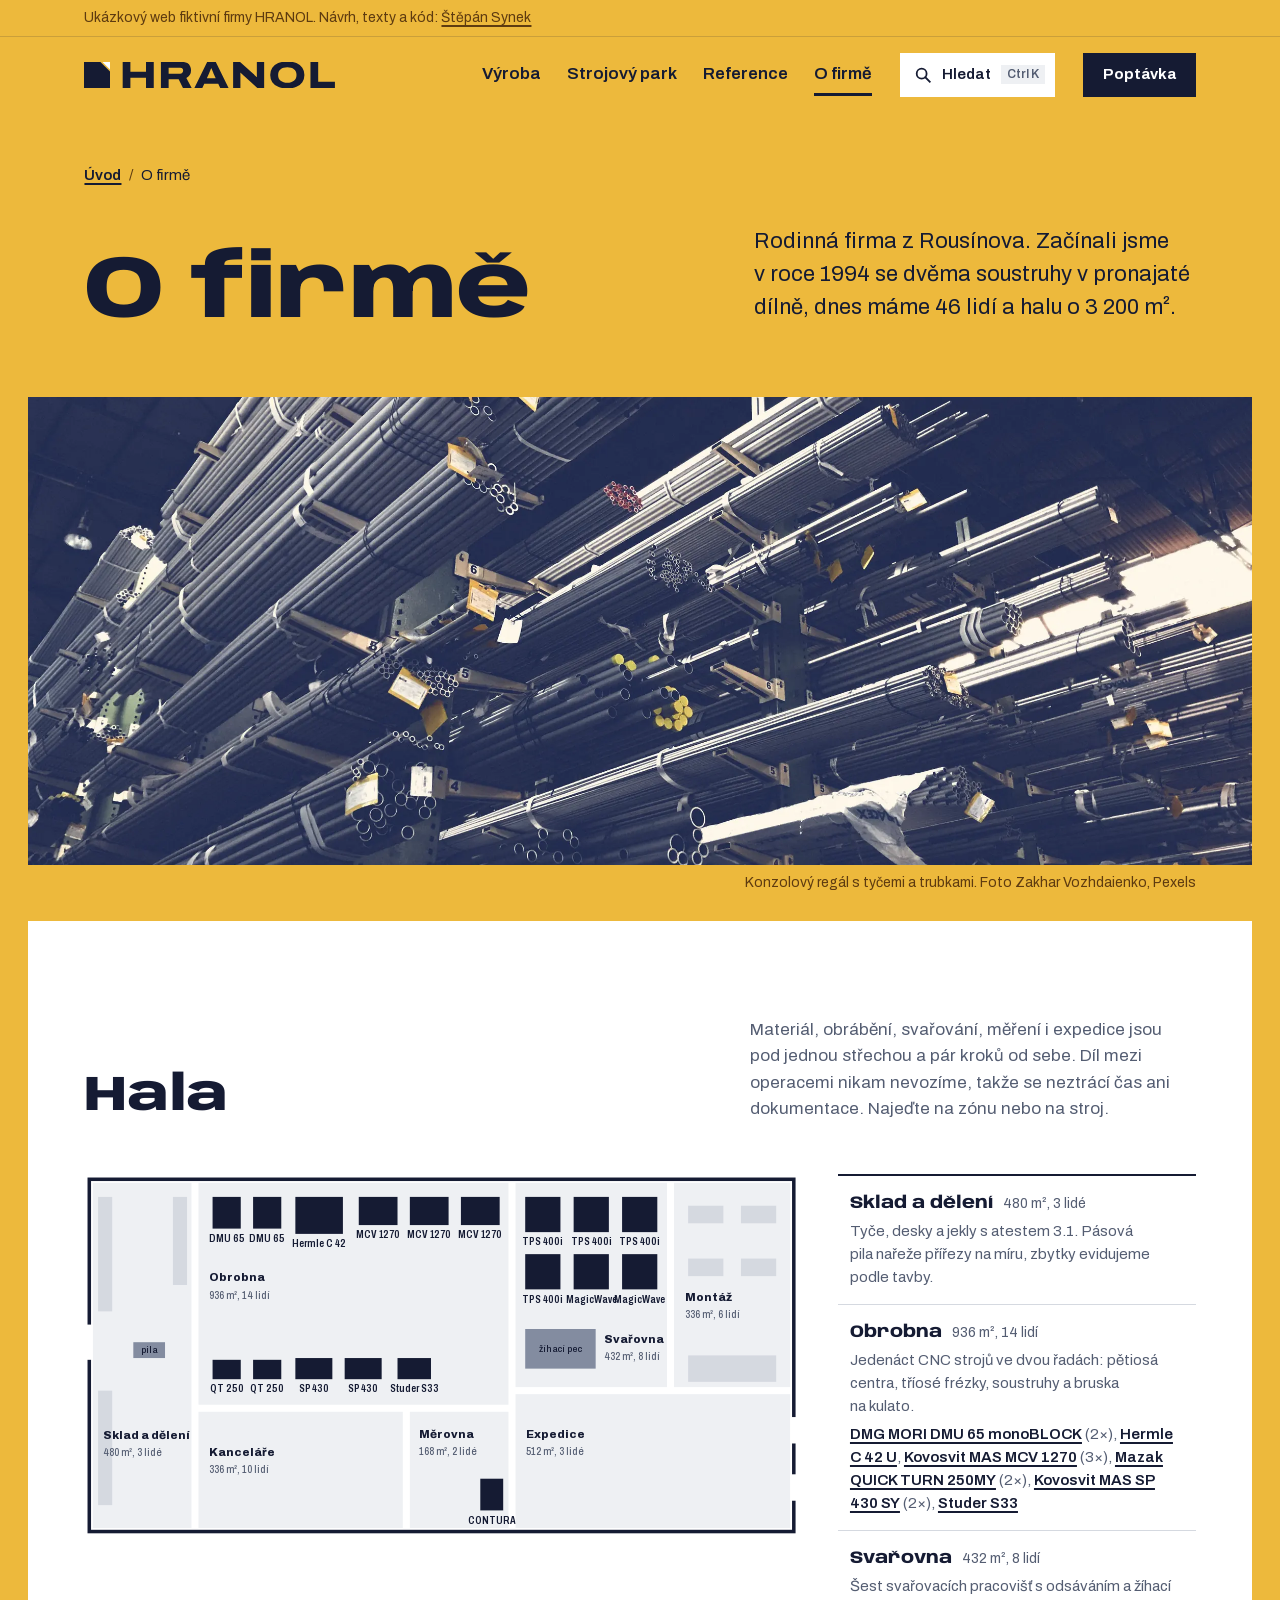
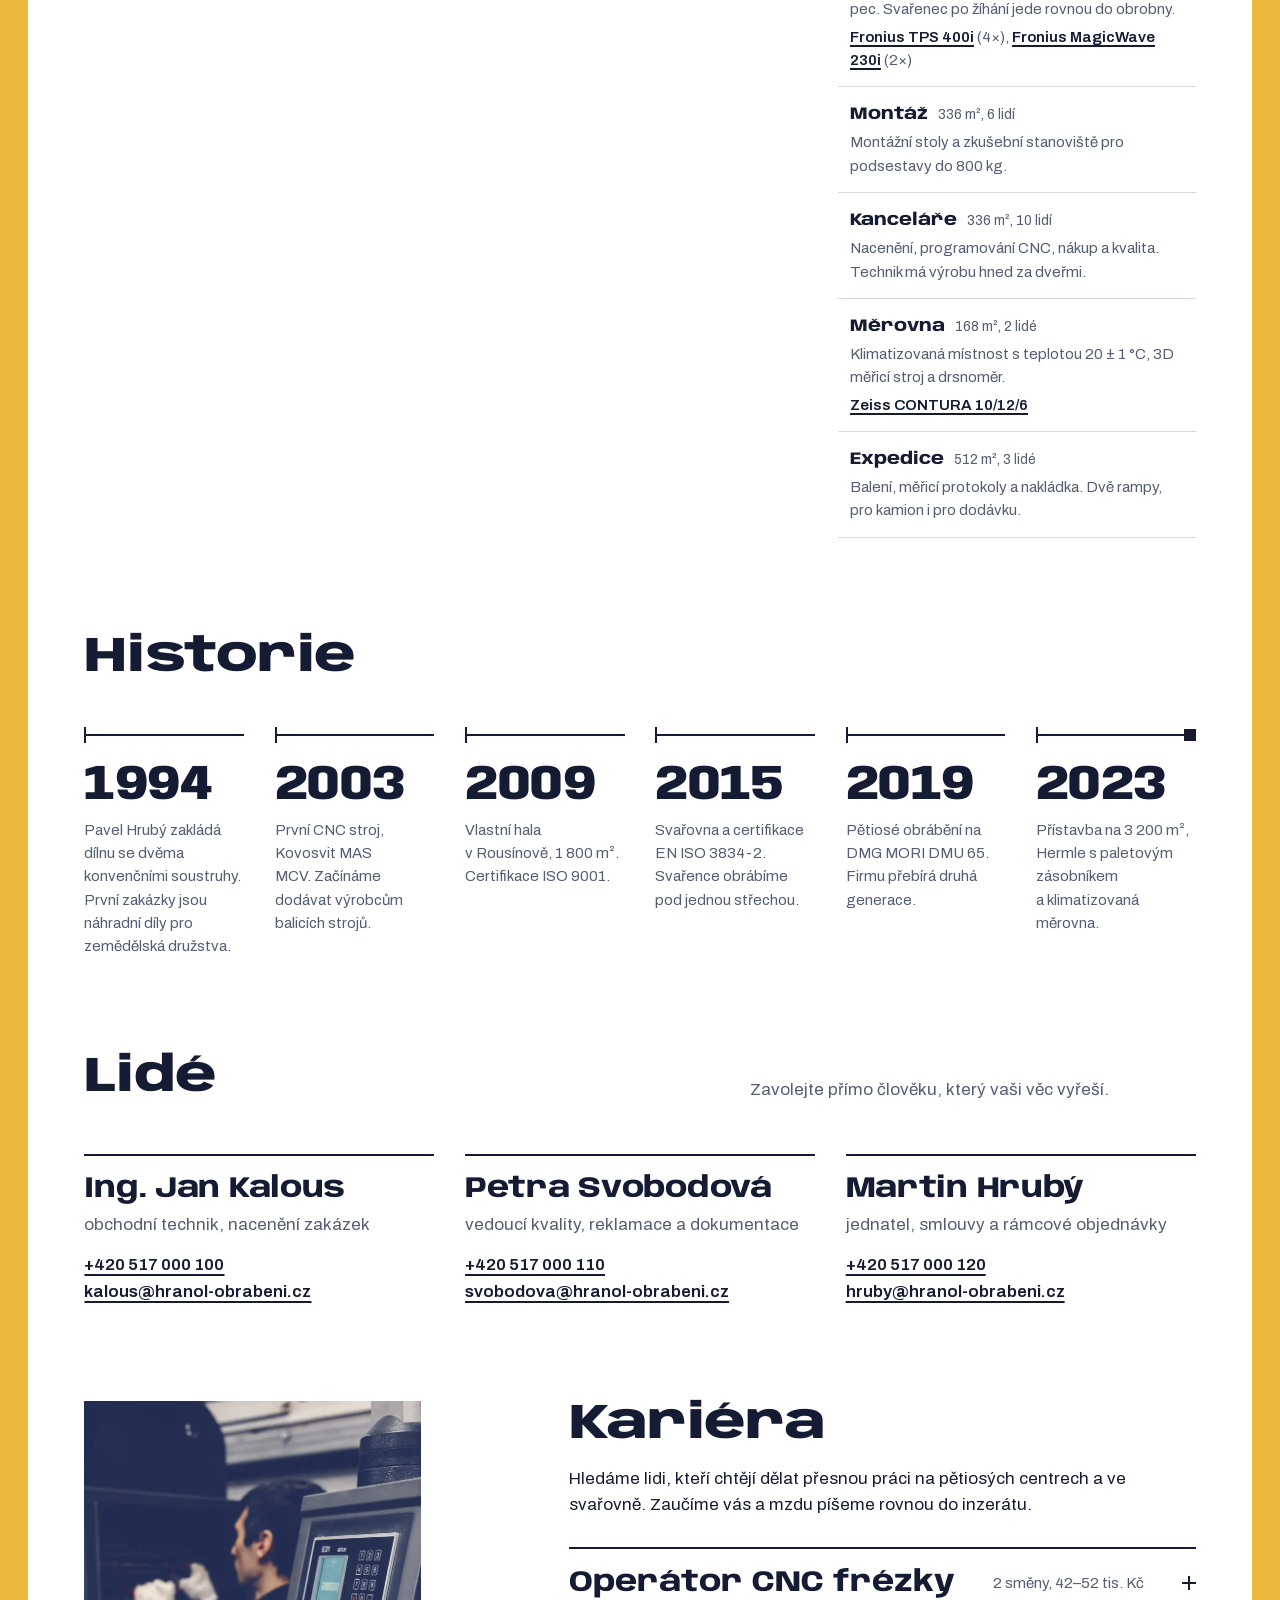
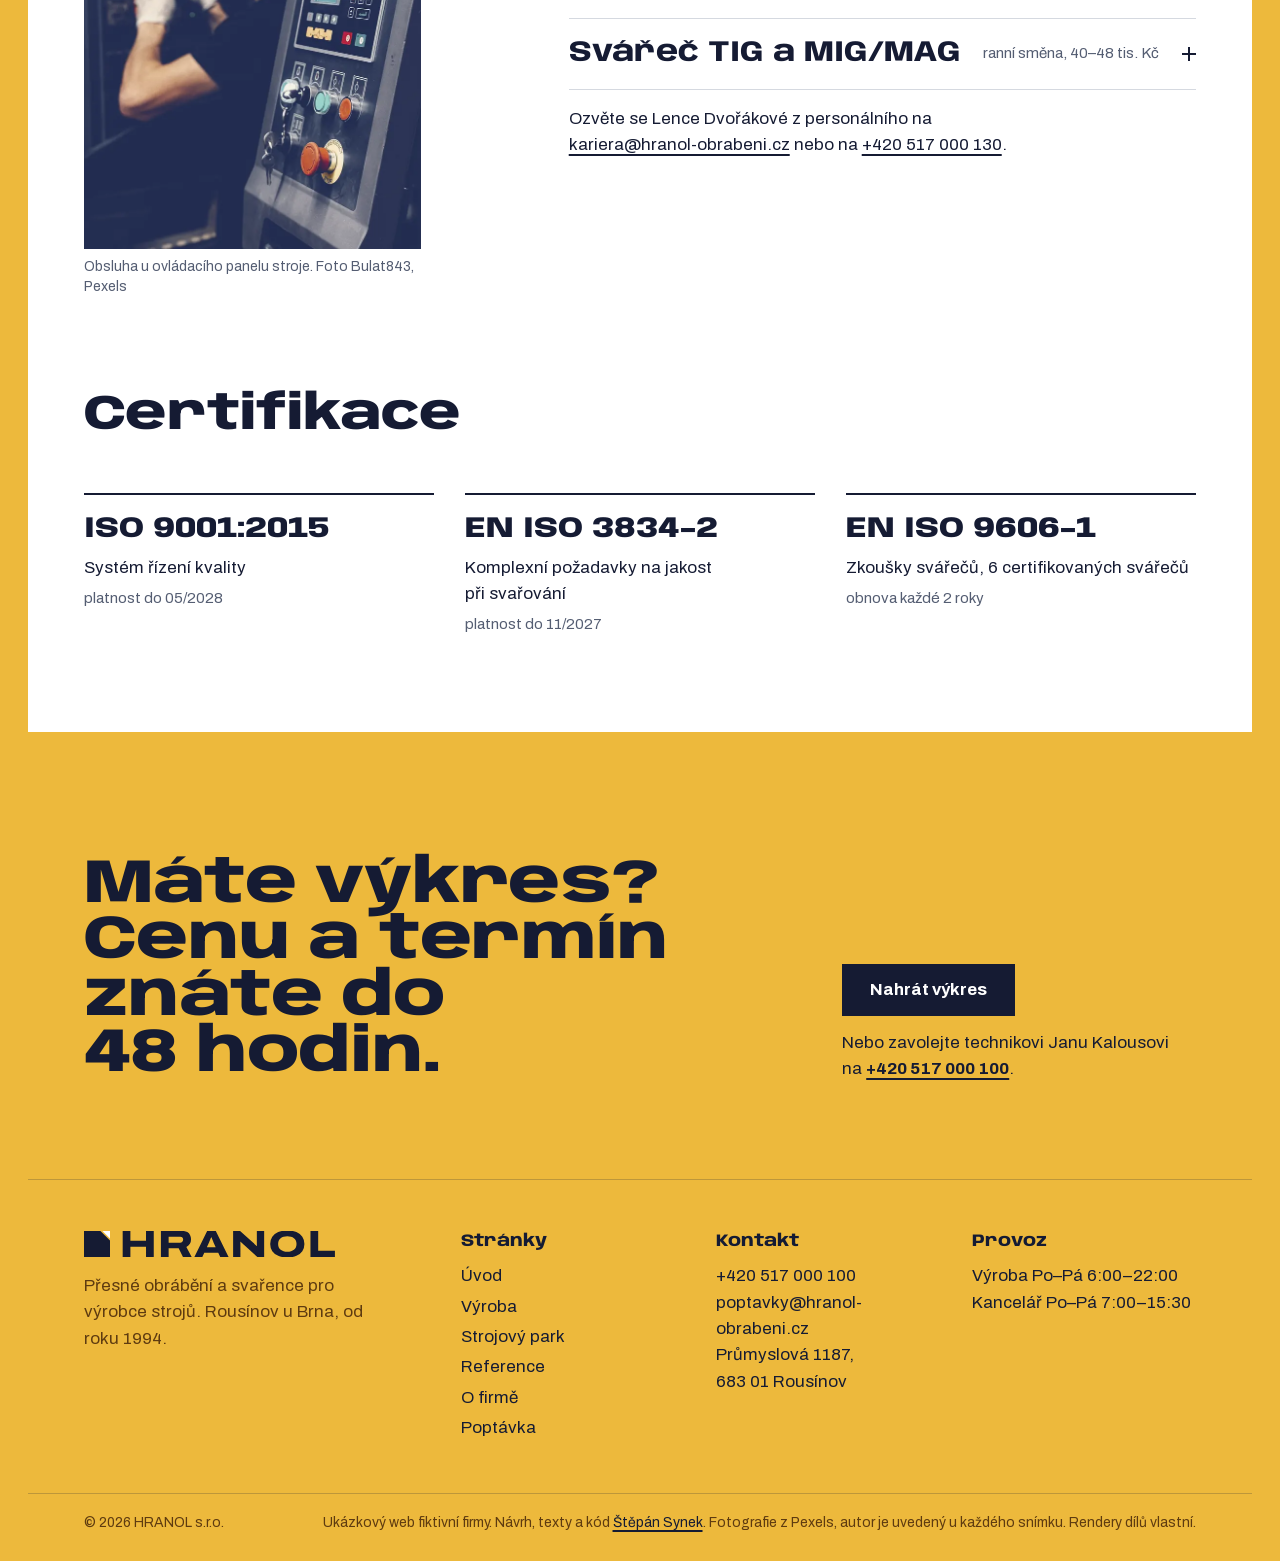
<file: o-firme.html>
<!doctype html>
<html lang="cs">
<head>
<meta charset="utf-8">
<meta name="viewport" content="width=device-width, initial-scale=1, viewport-fit=cover">
<title>O&nbsp;firmě | HRANOL</title>
<meta name="description" content="Rodinná strojírenská firma z Rousínova. Historie od roku 1994, lidé, certifikace a volná místa.">
<!-- Ukázkový web fiktivní firmy: vyhledávače ho nemají indexovat. Na ostrém webu tento řádek smazat. -->
<meta name="robots" content="noindex, nofollow">
<meta name="theme-color" content="#edb93c">
<meta property="og:type" content="website">
<meta property="og:locale" content="cs_CZ">
<meta property="og:site_name" content="HRANOL s.r.o.">
<meta property="og:title" content="O firmě | HRANOL">
<meta property="og:description" content="Rodinná strojírenská firma z Rousínova. Historie od roku 1994, lidé, certifikace a volná místa.">
<meta property="og:url" content="https://stepansynek.com/ukazka-hranol/o-firme.html">
<meta property="og:image" content="https://stepansynek.com/ukazka-hranol/assets/og.jpg">
<meta property="og:image:width" content="1200">
<meta property="og:image:height" content="630">
<meta name="twitter:card" content="summary_large_image">
<meta name="format-detection" content="telephone=no">
<link rel="icon" href="assets/favicon.svg" type="image/svg+xml">
<link rel="apple-touch-icon" href="assets/apple-touch-icon.png">
<link rel="preload" href="assets/fonts/anybody.woff2" as="font" type="font/woff2" crossorigin>
<link rel="preload" href="assets/fonts/archivo-latin.woff2" as="font" type="font/woff2" crossorigin>
<link rel="stylesheet" href="assets/styles.css">

<script defer src="assets/main.js"></script>
</head>
<body>
<a class="skip" href="#obsah">Přeskočit na obsah</a>
<div class="demo"><p>Ukázkový web fiktivní firmy HRANOL. Návrh, texty a&nbsp;kód: <a href="https://stepansynek.com" rel="author">Štěpán Synek</a></p></div>
<header class="fascia">
  <div class="fascia__bar">
    <a class="fascia__brand" href="index.html" aria-label="HRANOL, úvodní stránka"><svg class="logo" viewBox="0 -686 6645 686" aria-hidden="true"><g fill="currentColor"><path d="M0 -686H434L686 -434V0H0Z"/><path transform="translate(936 0)" d="M84.50048828125 0.0V-687.54345703125H288.12890625V-431.67333984375H700.783203125V-687.54345703125H904.41162109375V0.0H700.783203125V-267.783203125H288.12890625V0.0Z M1093.50048828125 0.0V-687.54345703125H1665.76025390625Q1740.93408203125 -687.54345703125 1790.1513671875 -656.684814453125Q1839.36865234375 -625.826171875 1863.9990234375 -575.424072265625Q1888.62939453125 -525.02197265625 1888.62939453125 -465.478515625Q1888.62939453125 -400.130859375 1857.6728515625 -346.630859375Q1826.71630859375 -293.130859375 1764.5205078125 -262.0439453125L1905.0859375 0.0H1675.392578125L1561.3486328125 -228.6962890625H1297.12890625V0.0ZM1297.12890625 -379.15185546875H1599.3046875Q1635.97900390625 -379.15185546875 1657.946533203125 -401.21728515625Q1679.9140625 -423.28271484375 1679.9140625 -459.76123046875Q1679.9140625 -484.41357421875 1670.0009765625 -501.65283203125Q1660.087890625 -518.89208984375 1642.163818359375 -527.76171875Q1624.23974609375 -536.63134765625 1599.3046875 -536.63134765625H1297.12890625Z M1976.3046875 0.0 2314.32666015625 -687.54345703125H2540.67236328125L2878.6943359375 0.0H2658.435546875L2606.478515625 -110.1748046875H2237.5205078125L2186.10693359375 0.0ZM2305.67236328125 -259.2607421875H2538.32666015625L2475.71728515625 -399.0009765625Q2471.80419921875 -408.37060546875 2464.749755859375 -425.52294921875Q2457.6953125 -442.67529296875 2450.097412109375 -462.186279296875Q2442.49951171875 -481.697265625 2436.08642578125 -498.468994140625Q2429.67333984375 -515.24072265625 2426.49951171875 -523.3056640625H2419.04296875Q2411.67333984375 -504.93603515625 2402.075439453125 -481.10986328125Q2392.4775390625 -457.28369140625 2383.60791015625 -434.9140625Q2374.73828125 -412.54443359375 2368.28173828125 -398.54443359375Z M2998.50048828125 0.0V-687.54345703125H3180.62939453125L3537.06494140625 -366.75927734375Q3546.2607421875 -359.02001953125 3560.45654296875 -344.9111328125Q3574.65234375 -330.80224609375 3590.076416015625 -315.693359375Q3605.50048828125 -300.58447265625 3617.32666015625 -288.388671875H3626.41357421875Q3625.95703125 -306.041015625 3625.272216796875 -333.193359375Q3624.58740234375 -360.345703125 3624.58740234375 -381.4326171875V-687.54345703125H3817.32470703125V0.0H3637.65234375L3289.9990234375 -313.9150390625Q3266.259765625 -335.02392578125 3240.0205078125 -360.817626953125Q3213.78125 -386.611328125 3197.955078125 -402.3505859375H3189.8681640625Q3190.32470703125 -388.80712890625 3190.78125 -360.111328125Q3191.23779296875 -331.41552734375 3191.23779296875 -298.11083984375V0.0Z M4427.881097593076 12.0Q4289.577889414168 12.0 4188.169559941459 -30.315185546875Q4086.76123046875 -72.63037109375 4031.902587890625 -152.13037109375Q3977.0439453125 -231.63037109375 3977.0439453125 -343.52697095435684Q3977.0439453125 -456.36962890625 4031.902587890625 -535.9130859375Q4086.76123046875 -615.45654296875 4188.169559941459 -657.5Q4289.577889414168 -699.54345703125 4427.881097593076 -699.54345703125Q4568.0 -699.54345703125 4668.902099609375 -657.5Q4769.80419921875 -615.45654296875 4824.662841796875 -535.9130859375Q4879.521484375 -456.36962890625 4879.521484375 -343.52697095435684Q4879.521484375 -231.63037109375 4824.662841796875 -152.13037109375Q4769.80419921875 -72.63037109375 4668.902099609375 -30.315185546875Q4568 12 4427.881097593076 12.0ZM4428.28271484375 -138.912109375Q4482.130859375 -138.912109375 4526.5224609375 -152.096923828125Q4570.9140625 -165.28173828125 4603.164306640625 -190.379638671875Q4635.41455078125 -215.4775390625 4652.838623046875 -251.66975911458334Q4670.2626953125 -287.8619791666667 4670.2626953125 -333.0V-356.54345703125Q4670.2626953125 -401.47828151755135 4652.838623046875 -437.27209974315065Q4635.41455078125 -473.06591796875 4603.164306640625 -497.89208984375Q4570.9140625 -522.71826171875 4526.5224609375 -535.6748046875Q4482.130859375 -548.63134765625 4428.28271484375 -548.63134765625Q4374.4345703125 -548.63134765625 4330.04296875 -535.6748046875Q4285.6513671875 -522.71826171875 4253.401123046875 -497.89208984375Q4221.15087890625 -473.06591796875 4203.955078125 -437.27209974315065Q4186.75927734375 -401.47828151755135 4186.75927734375 -356.54345703125V-333.0Q4186.75927734375 -287.8619791666667 4203.955078125 -251.66975911458334Q4221.15087890625 -215.4775390625 4253.401123046875 -190.379638671875Q4285.6513671875 -165.28173828125 4330.04296875 -152.096923828125Q4374.4345703125 -138.912109375 4428.28271484375 -138.912109375Z M5039.50048828125 0.0V-687.54345703125H5243.12890625V-163.89013671875H5684.5634765625V0.0Z"/></g><path class="logo__cut" d="M488 -686H686V-488Z"/></svg></a>
    <nav class="nav" id="nav" aria-label="Hlavní navigace"><ul><li><a href="vyroba.html" data-nav="vyroba">Výroba</a></li><li><a href="stroje.html" data-nav="stroje">Strojový park</a></li><li><a href="reference.html" data-nav="reference">Reference</a></li><li><a href="o-firme.html" data-nav="o-firme" aria-current="page">O&nbsp;firmě</a></li><li class="nav__cta"><a href="poptavka.html" data-nav="poptavka">Poptávka</a></li></ul></nav>
    <button class="search-btn" type="button" data-palette-open aria-haspopup="dialog" aria-keyshortcuts="Meta+K Control+K" aria-label="Hledat na webu">
      <svg viewBox="0 0 20 20" aria-hidden="true"><circle cx="8.5" cy="8.5" r="5.5"/><path d="m12.5 12.5 5 5"/></svg>
      <span class="search-btn__label">Hledat</span><kbd data-kbd>Ctrl K</kbd>
    </button>
    <a class="btn btn--ink btn--sm fascia__cta" href="poptavka.html" data-nav="poptavka">Poptávka</a>
    <button class="menu-btn" type="button" aria-expanded="false" aria-controls="nav">Menu</button>
  </div>
</header>
<div id="obsah" tabindex="-1">
<main data-page="o-firme">
<header class="phead">
  <nav class="crumbs" aria-label="Drobečková navigace"><a href="index.html">Úvod</a><span aria-hidden="true">/</span><span aria-current="page">O&nbsp;firmě</span></nav>
  <div class="phead__row">
    <h1 class="display phead__title">O&nbsp;firmě</h1>
    <p class="lead phead__lead">Rodinná firma z&nbsp;Rousínova. Začínali jsme v&nbsp;roce 1994&nbsp;se dvěma soustruhy v&nbsp;pronajaté dílně, dnes máme 46&nbsp;lidí a&nbsp;halu o&nbsp;3&nbsp;200&nbsp;m².</p>
  </div>
</header>

<figure class="band">
  <img src="assets/img/foto/sklad.webp" srcset="assets/img/foto/sklad-900.webp 900w, assets/img/foto/sklad.webp 2400w" sizes="96vw" width="2400" height="1800" decoding="async" alt="Konzolový regál s ocelovými tyčemi a trubkami pod střechou haly.">
  <figcaption class="credit">Konzolový regál s&nbsp;tyčemi a&nbsp;trubkami. Foto Zakhar Vozhdaienko, Pexels</figcaption>
</figure>

<div class="sheet">
  <section class="sec" id="hala" aria-labelledby="hala-title">
    <div class="sec__head">
      <h2 class="h2" id="hala-title">Hala</h2>
      <p class="sec__aside">Materiál, obrábění, svařování, měření i&nbsp;expedice jsou pod jednou střechou a&nbsp;pár kroků od sebe. Díl mezi operacemi nikam nevozíme, takže se neztrácí čas ani dokumentace. Najeďte na zónu nebo na stroj.</p>
    </div>
    <div class="hall" data-hall><div class="hall__plan"><svg class="hall__svg hall__svg--wide" viewBox="-6 -6 812 412" aria-hidden="true"><g class="hall__zone" data-zone="sklad"><rect class="hall__area" x="4" y="4" width="112" height="392"/><rect class="hall__fixture" x="50" y="185.0" width="36.0" height="18.0"/><text class="hall__fixture-label" x="68.0" y="194.0" text-anchor="middle" dominant-baseline="central" font-size="11.0">pila</text><rect class="hall__rack" x="10" y="20" width="16.0" height="130"/><rect class="hall__rack" x="10" y="240" width="16.0" height="130"/><rect class="hall__rack" x="95.0" y="20" width="16.0" height="100"/><text x="16.0" y="295.0" class="hall__name" font-size="13.0">Sklad a&nbsp;dělení</text><text x="16.0" y="314.54999999999995" class="hall__meta" font-size="11.5">480&nbsp;m², 3&nbsp;lidé</text></g><g class="hall__zone" data-zone="obrobna"><rect class="hall__area" x="124" y="4" width="352" height="252"/><a href="stroje.html#stroj-dmu65" tabindex="-1" class="hall__link"><title>DMU 65</title><rect class="hall__machine" x="140" y="20" width="32.0" height="36.0"/><text class="hall__label" x="156.0" y="70.95" text-anchor="middle" font-size="13.0">DMU 65</text></a><a href="stroje.html#stroj-dmu65" tabindex="-1" class="hall__link"><title>DMU 65</title><rect class="hall__machine" x="186.0" y="20" width="32.0" height="36.0"/><text class="hall__label" x="202.00000000000003" y="70.95" text-anchor="middle" font-size="13.0">DMU 65</text></a><a href="stroje.html#stroj-hermle" tabindex="-1" class="hall__link"><title>Hermle C 42</title><rect class="hall__machine" x="234.0" y="20" width="54.0" height="42.0"/><text class="hall__label" x="261.0" y="76.95" text-anchor="middle" font-size="13.0">Hermle C 42</text></a><a href="stroje.html#stroj-mcv1270" tabindex="-1" class="hall__link"><title>MCV 1270</title><rect class="hall__machine" x="306.0" y="20" width="44.0" height="32.0"/><text class="hall__label" x="328.00000000000006" y="66.95" text-anchor="middle" font-size="13.0">MCV 1270</text></a><a href="stroje.html#stroj-mcv1270" tabindex="-1" class="hall__link"><title>MCV 1270</title><rect class="hall__machine" x="364.0" y="20" width="44.0" height="32.0"/><text class="hall__label" x="386.0" y="66.95" text-anchor="middle" font-size="13.0">MCV 1270</text></a><a href="stroje.html#stroj-mcv1270" tabindex="-1" class="hall__link"><title>MCV 1270</title><rect class="hall__machine" x="422.0" y="20" width="44.0" height="32.0"/><text class="hall__label" x="444.00000000000006" y="66.95" text-anchor="middle" font-size="13.0">MCV 1270</text></a><a href="stroje.html#stroj-qt250" tabindex="-1" class="hall__link"><title>QT 250</title><rect class="hall__machine" x="140" y="205.0" width="32.0" height="22.0"/><text class="hall__label" x="156.0" y="241.95" text-anchor="middle" font-size="13.0">QT 250</text></a><a href="stroje.html#stroj-qt250" tabindex="-1" class="hall__link"><title>QT 250</title><rect class="hall__machine" x="186.0" y="205.0" width="32.0" height="22.0"/><text class="hall__label" x="202.00000000000003" y="241.95" text-anchor="middle" font-size="13.0">QT 250</text></a><a href="stroje.html#stroj-sp430" tabindex="-1" class="hall__link"><title>SP 430</title><rect class="hall__machine" x="234.0" y="203.0" width="42.0" height="24.0"/><text class="hall__label" x="255.0" y="241.95" text-anchor="middle" font-size="13.0">SP 430</text></a><a href="stroje.html#stroj-sp430" tabindex="-1" class="hall__link"><title>SP 430</title><rect class="hall__machine" x="290" y="203.0" width="42.0" height="24.0"/><text class="hall__label" x="311.0" y="241.95" text-anchor="middle" font-size="13.0">SP 430</text></a><a href="stroje.html#stroj-s33" tabindex="-1" class="hall__link"><title>Studer S33</title><rect class="hall__machine" x="350" y="203.0" width="38.0" height="24.0"/><text class="hall__label" x="369.0" y="241.95" text-anchor="middle" font-size="13.0">Studer S33</text></a><text x="136.0" y="116.0" class="hall__name" font-size="13.0">Obrobna</text><text x="136.0" y="135.55" class="hall__meta" font-size="11.5">936&nbsp;m², 14&nbsp;lidí</text></g><g class="hall__zone" data-zone="svarovna"><rect class="hall__area" x="484" y="4" width="172" height="232"/><a href="stroje.html#stroj-tps400" tabindex="-1" class="hall__link"><title>TPS 400i</title><rect class="hall__machine" x="495.0" y="20" width="40" height="40"/><text class="hall__label" x="515.0" y="74.95" text-anchor="middle" font-size="13.0">TPS 400i</text></a><a href="stroje.html#stroj-tps400" tabindex="-1" class="hall__link"><title>TPS 400i</title><rect class="hall__machine" x="550" y="20" width="40" height="40"/><text class="hall__label" x="570.0" y="74.95" text-anchor="middle" font-size="13.0">TPS 400i</text></a><a href="stroje.html#stroj-tps400" tabindex="-1" class="hall__link"><title>TPS 400i</title><rect class="hall__machine" x="605.0" y="20" width="40" height="40"/><text class="hall__label" x="625.0" y="74.95" text-anchor="middle" font-size="13.0">TPS 400i</text></a><a href="stroje.html#stroj-tps400" tabindex="-1" class="hall__link"><title>TPS 400i</title><rect class="hall__machine" x="495.0" y="85.0" width="40" height="40"/><text class="hall__label" x="515.0" y="139.95" text-anchor="middle" font-size="13.0">TPS 400i</text></a><a href="stroje.html#stroj-magicwave" tabindex="-1" class="hall__link"><title>MagicWave</title><rect class="hall__machine" x="550" y="85.0" width="40" height="40"/><text class="hall__label" x="570.0" y="139.95" text-anchor="middle" font-size="13.0">MagicWave</text></a><a href="stroje.html#stroj-magicwave" tabindex="-1" class="hall__link"><title>MagicWave</title><rect class="hall__machine" x="605.0" y="85.0" width="40" height="40"/><text class="hall__label" x="625.0" y="139.95" text-anchor="middle" font-size="13.0">MagicWave</text></a><rect class="hall__fixture" x="495.0" y="170" width="80" height="45.0"/><text class="hall__fixture-label" x="535.0" y="192.5" text-anchor="middle" dominant-baseline="central" font-size="11.0">žíhací pec</text><text x="584.0" y="186.0" class="hall__name" font-size="13.0">Svařovna</text><text x="584.0" y="205.55" class="hall__meta" font-size="11.5">432&nbsp;m², 8&nbsp;lidí</text></g><g class="hall__zone" data-zone="montaz"><rect class="hall__area" x="664" y="4" width="132" height="232"/><rect class="hall__rack" x="680" y="30" width="40" height="20"/><rect class="hall__rack" x="740" y="30" width="40" height="20"/><rect class="hall__rack" x="680" y="90" width="40" height="20"/><rect class="hall__rack" x="740" y="90" width="40" height="20"/><rect class="hall__rack" x="680" y="200" width="100" height="30"/><text x="676.0" y="138.0" class="hall__name" font-size="13.0">Montáž</text><text x="676.0" y="157.55" class="hall__meta" font-size="11.5">336&nbsp;m², 6&nbsp;lidí</text></g><g class="hall__zone" data-zone="kancelare"><rect class="hall__area" x="124" y="264" width="232" height="132"/><text x="136.0" y="314.0" class="hall__name" font-size="13.0">Kanceláře</text><text x="136.0" y="333.54999999999995" class="hall__meta" font-size="11.5">336&nbsp;m², 10&nbsp;lidí</text></g><g class="hall__zone" data-zone="merovna"><rect class="hall__area" x="364" y="264" width="112" height="132"/><a href="stroje.html#stroj-contura" tabindex="-1" class="hall__link"><title>CONTURA</title><rect class="hall__machine" x="444.0" y="340" width="26.0" height="36.0"/><text class="hall__label" x="456.99999999999994" y="390.95" text-anchor="middle" font-size="13.0">CONTURA</text></a><text x="374.0" y="294.0" class="hall__name" font-size="13.0">Měrovna</text><text x="374.0" y="313.54999999999995" class="hall__meta" font-size="11.5">168&nbsp;m², 2&nbsp;lidé</text></g><g class="hall__zone" data-zone="expedice"><rect class="hall__area" x="484" y="244" width="312" height="152"/><text x="496.0" y="294.0" class="hall__name" font-size="13.0">Expedice</text><text x="496.0" y="313.54999999999995" class="hall__meta" font-size="11.5">512&nbsp;m², 3&nbsp;lidé</text></g><rect class="hall__wall" x="0" y="0" width="800" height="400"/><rect class="hall__door" x="-4" y="165.0" width="8" height="40"/><rect class="hall__door" x="796" y="270" width="8" height="30"/><rect class="hall__door" x="796" y="335.0" width="8" height="30"/></svg><svg class="hall__svg hall__svg--tall" viewBox="-6 -6 412 812" aria-hidden="true"><g class="hall__zone" data-zone="sklad"><rect class="hall__area" x="4" y="4" width="392" height="112"/><rect class="hall__fixture" x="185.0" y="50" width="18.0" height="36.0"/><rect class="hall__rack" x="20" y="10" width="130" height="16.0"/><rect class="hall__rack" x="240" y="10" width="130" height="16.0"/><rect class="hall__rack" x="20" y="95.0" width="100" height="16.0"/><text x="220" y="64.0" class="hall__name" font-size="16.0">Sklad a&nbsp;dělení</text><text x="220" y="86.1" class="hall__meta" font-size="13.0">480&nbsp;m², 3&nbsp;lidé</text></g><g class="hall__zone" data-zone="obrobna"><rect class="hall__area" x="4" y="124" width="252" height="352"/><a href="stroje.html#stroj-dmu65" tabindex="-1" class="hall__link"><title>DMU 65</title><rect class="hall__machine" x="20" y="140" width="36.0" height="32.0"/></a><a href="stroje.html#stroj-dmu65" tabindex="-1" class="hall__link"><title>DMU 65</title><rect class="hall__machine" x="20" y="186.0" width="36.0" height="32.0"/></a><a href="stroje.html#stroj-hermle" tabindex="-1" class="hall__link"><title>Hermle C 42</title><rect class="hall__machine" x="20" y="234.0" width="42.0" height="54.0"/></a><a href="stroje.html#stroj-mcv1270" tabindex="-1" class="hall__link"><title>MCV 1270</title><rect class="hall__machine" x="20" y="306.0" width="32.0" height="44.0"/></a><a href="stroje.html#stroj-mcv1270" tabindex="-1" class="hall__link"><title>MCV 1270</title><rect class="hall__machine" x="20" y="364.0" width="32.0" height="44.0"/></a><a href="stroje.html#stroj-mcv1270" tabindex="-1" class="hall__link"><title>MCV 1270</title><rect class="hall__machine" x="20" y="422.0" width="32.0" height="44.0"/></a><a href="stroje.html#stroj-qt250" tabindex="-1" class="hall__link"><title>QT 250</title><rect class="hall__machine" x="205.0" y="140" width="22.0" height="32.0"/></a><a href="stroje.html#stroj-qt250" tabindex="-1" class="hall__link"><title>QT 250</title><rect class="hall__machine" x="205.0" y="186.0" width="22.0" height="32.0"/></a><a href="stroje.html#stroj-sp430" tabindex="-1" class="hall__link"><title>SP 430</title><rect class="hall__machine" x="203.0" y="234.0" width="24.0" height="42.0"/></a><a href="stroje.html#stroj-sp430" tabindex="-1" class="hall__link"><title>SP 430</title><rect class="hall__machine" x="203.0" y="290" width="24.0" height="42.0"/></a><a href="stroje.html#stroj-s33" tabindex="-1" class="hall__link"><title>Studer S33</title><rect class="hall__machine" x="203.0" y="350" width="24.0" height="38.0"/></a><text x="80" y="210" class="hall__name" font-size="16.0">Obrobna</text><text x="80" y="232.10000000000002" class="hall__meta" font-size="13.0">936&nbsp;m², 14&nbsp;lidí</text></g><g class="hall__zone" data-zone="svarovna"><rect class="hall__area" x="4" y="484" width="232" height="172"/><a href="stroje.html#stroj-tps400" tabindex="-1" class="hall__link"><title>TPS 400i</title><rect class="hall__machine" x="20" y="495.0" width="40" height="40"/></a><a href="stroje.html#stroj-tps400" tabindex="-1" class="hall__link"><title>TPS 400i</title><rect class="hall__machine" x="20" y="550" width="40" height="40"/></a><a href="stroje.html#stroj-tps400" tabindex="-1" class="hall__link"><title>TPS 400i</title><rect class="hall__machine" x="20" y="605.0" width="40" height="40"/></a><a href="stroje.html#stroj-tps400" tabindex="-1" class="hall__link"><title>TPS 400i</title><rect class="hall__machine" x="85.0" y="495.0" width="40" height="40"/></a><a href="stroje.html#stroj-magicwave" tabindex="-1" class="hall__link"><title>MagicWave</title><rect class="hall__machine" x="85.0" y="550" width="40" height="40"/></a><a href="stroje.html#stroj-magicwave" tabindex="-1" class="hall__link"><title>MagicWave</title><rect class="hall__machine" x="85.0" y="605.0" width="40" height="40"/></a><rect class="hall__fixture" x="170" y="495.0" width="45.0" height="80"/><text x="130" y="606.0" class="hall__name" font-size="16.0">Svařovna</text><text x="130" y="628.1" class="hall__meta" font-size="13.0">432&nbsp;m², 8&nbsp;lidí</text></g><g class="hall__zone" data-zone="montaz"><rect class="hall__area" x="4" y="664" width="232" height="132"/><rect class="hall__rack" x="30" y="680" width="20" height="40"/><rect class="hall__rack" x="30" y="740" width="20" height="40"/><rect class="hall__rack" x="90" y="680" width="20" height="40"/><rect class="hall__rack" x="90" y="740" width="20" height="40"/><rect class="hall__rack" x="200" y="680" width="30" height="100"/><text x="112.0" y="720" class="hall__name" font-size="16.0">Montáž</text><text x="112.0" y="742.0999999999999" class="hall__meta" font-size="13.0">336&nbsp;m², 6&nbsp;lidí</text></g><g class="hall__zone" data-zone="kancelare"><rect class="hall__area" x="264" y="124" width="132" height="232"/><text x="276.0" y="170" class="hall__name" font-size="16.0">Kanceláře</text><text x="276.0" y="192.10000000000002" class="hall__meta" font-size="13.0">336&nbsp;m², 10&nbsp;lidí</text></g><g class="hall__zone" data-zone="merovna"><rect class="hall__area" x="264" y="364" width="132" height="112"/><a href="stroje.html#stroj-contura" tabindex="-1" class="hall__link"><title>CONTURA</title><rect class="hall__machine" x="340" y="444.0" width="36.0" height="26.0"/></a><text x="276.0" y="396.0" class="hall__name" font-size="16.0">Měrovna</text><text x="276.0" y="418.1" class="hall__meta" font-size="13.0">168&nbsp;m², 2&nbsp;lidé</text></g><g class="hall__zone" data-zone="expedice"><rect class="hall__area" x="244" y="484" width="152" height="312"/><text x="260" y="550" class="hall__name" font-size="16.0">Expedice</text><text x="260" y="572.1" class="hall__meta" font-size="13.0">512&nbsp;m², 3&nbsp;lidé</text></g><rect class="hall__wall" x="0" y="0" width="400" height="800"/><rect class="hall__door" x="165.0" y="-4" width="40" height="8"/><rect class="hall__door" x="270" y="796" width="30" height="8"/><rect class="hall__door" x="335.0" y="796" width="30" height="8"/></svg></div><ul class="zones"><li data-zone="sklad"><h3>Sklad a&nbsp;dělení</h3><p class="zones__meta">480&nbsp;m², 3&nbsp;lidé</p><p>Tyče, desky a&nbsp;jekly s&nbsp;atestem 3.1. Pásová pila nařeže přířezy na míru, zbytky evidujeme podle tavby.</p></li><li data-zone="obrobna"><h3>Obrobna</h3><p class="zones__meta">936&nbsp;m², 14&nbsp;lidí</p><p>Jedenáct CNC strojů ve dvou řadách: pětiosá centra, tříosé frézky, soustruhy a&nbsp;bruska na kulato.</p><p class="zones__machines"><a href="stroje.html#stroj-dmu65">DMG MORI DMU 65&nbsp;monoBLOCK</a> (2×), <a href="stroje.html#stroj-hermle">Hermle C 42&nbsp;U</a>, <a href="stroje.html#stroj-mcv1270">Kovosvit MAS MCV 1270</a> (3×), <a href="stroje.html#stroj-qt250">Mazak QUICK TURN 250MY</a> (2×), <a href="stroje.html#stroj-sp430">Kovosvit MAS SP 430&nbsp;SY</a> (2×), <a href="stroje.html#stroj-s33">Studer S33</a></p></li><li data-zone="svarovna"><h3>Svařovna</h3><p class="zones__meta">432&nbsp;m², 8&nbsp;lidí</p><p>Šest svařovacích pracovišť s&nbsp;odsáváním a&nbsp;žíhací pec. Svařenec po žíhání jede rovnou do obrobny.</p><p class="zones__machines"><a href="stroje.html#stroj-tps400">Fronius TPS 400i</a> (4×), <a href="stroje.html#stroj-magicwave">Fronius MagicWave 230i</a> (2×)</p></li><li data-zone="montaz"><h3>Montáž</h3><p class="zones__meta">336&nbsp;m², 6&nbsp;lidí</p><p>Montážní stoly a&nbsp;zkušební stanoviště pro podsestavy do 800&nbsp;kg.</p></li><li data-zone="kancelare"><h3>Kanceláře</h3><p class="zones__meta">336&nbsp;m², 10&nbsp;lidí</p><p>Nacenění, programování CNC, nákup a&nbsp;kvalita. Technik má výrobu hned za dveřmi.</p></li><li data-zone="merovna"><h3>Měrovna</h3><p class="zones__meta">168&nbsp;m², 2&nbsp;lidé</p><p>Klimatizovaná místnost s&nbsp;teplotou 20&nbsp;±&nbsp;1&nbsp;°C, 3D měřicí stroj a&nbsp;drsnoměr.</p><p class="zones__machines"><a href="stroje.html#stroj-contura">Zeiss CONTURA 10/12/6</a></p></li><li data-zone="expedice"><h3>Expedice</h3><p class="zones__meta">512&nbsp;m², 3&nbsp;lidé</p><p>Balení, měřicí protokoly a&nbsp;nakládka. Dvě rampy, pro kamion i&nbsp;pro dodávku.</p></li></ul></div>
  </section>

  <section class="sec" id="historie" aria-labelledby="h-title">
    <div class="sec__head"><h2 class="h2" id="h-title">Historie</h2></div>
    <ol class="seq seq--6 timeline">
      <li><h3><span class="seq__mark">1994</span></h3><p>Pavel Hrubý zakládá dílnu se dvěma konvenčními soustruhy. První zakázky jsou náhradní díly pro zemědělská družstva.</p></li>
      <li><h3><span class="seq__mark">2003</span></h3><p>První CNC stroj, Kovosvit MAS MCV. Začínáme dodávat výrobcům balicích strojů.</p></li>
      <li><h3><span class="seq__mark">2009</span></h3><p>Vlastní hala v&nbsp;Rousínově, 1&nbsp;800&nbsp;m². Certifikace ISO&nbsp;9001.</p></li>
      <li><h3><span class="seq__mark">2015</span></h3><p>Svařovna a&nbsp;certifikace EN&nbsp;ISO&nbsp;3834-2. Svařence obrábíme pod jednou střechou.</p></li>
      <li><h3><span class="seq__mark">2019</span></h3><p>Pětiosé obrábění na DMG MORI DMU 65. Firmu přebírá druhá generace.</p></li>
      <li><h3><span class="seq__mark">2023</span></h3><p>Přístavba na 3&nbsp;200&nbsp;m², Hermle s&nbsp;paletovým zásobníkem a&nbsp;klimatizovaná měrovna.</p></li>
    </ol>
  </section>

  <section class="sec" id="lide" aria-labelledby="l-title">
    <div class="sec__head"><h2 class="h2" id="l-title">Lidé</h2><p class="sec__aside">Zavolejte přímo člověku, který vaši věc vyřeší.</p></div>
    <ul class="people">
      <li>
        <h3 class="h3">Ing.&nbsp;Jan Kalous</h3>
        <p class="people__role">obchodní technik, nacenění zakázek</p>
        <p class="people__lines"><a href="tel:+420517000100">+420&nbsp;517&nbsp;000&nbsp;100</a><br><a href="mailto:kalous@hranol-obrabeni.cz">kalous@hranol-obrabeni.cz</a></p>
      </li>
      <li>
        <h3 class="h3">Petra Svobodová</h3>
        <p class="people__role">vedoucí kvality, reklamace a&nbsp;dokumentace</p>
        <p class="people__lines"><a href="tel:+420517000110">+420&nbsp;517&nbsp;000&nbsp;110</a><br><a href="mailto:svobodova@hranol-obrabeni.cz">svobodova@hranol-obrabeni.cz</a></p>
      </li>
      <li>
        <h3 class="h3">Martin Hrubý</h3>
        <p class="people__role">jednatel, smlouvy a&nbsp;rámcové objednávky</p>
        <p class="people__lines"><a href="tel:+420517000120">+420&nbsp;517&nbsp;000&nbsp;120</a><br><a href="mailto:hruby@hranol-obrabeni.cz">hruby@hranol-obrabeni.cz</a></p>
      </li>
    </ul>
  </section>

  <section class="sec careers" id="kariera" aria-labelledby="k-title">
    <figure class="careers__photo"><img src="assets/img/foto/obsluha-900.webp" srcset="assets/img/foto/obsluha-900.webp 700w, assets/img/foto/obsluha.webp 1500w" sizes="(min-width: 1080px) 30vw, 100vw" width="700" height="921" loading="lazy" decoding="async" alt="Obsluha v rukavicích u ovládacího panelu stroje."><figcaption class="credit">Obsluha u&nbsp;ovládacího panelu stroje. Foto Bulat843, Pexels</figcaption></figure>
    <div class="careers__body">
      <h2 class="h2" id="k-title">Kariéra</h2>
      <p>Hledáme lidi, kteří chtějí dělat přesnou práci na pětiosých centrech a&nbsp;ve svařovně. Zaučíme vás a&nbsp;mzdu píšeme rovnou do inzerátu.</p>
      <div class="jobs">
        <details class="job">
          <summary><span class="job__title">Operátor CNC frézky</span><span class="job__meta">2&nbsp;směny, 42–52&nbsp;tis. Kč</span></summary>
          <div class="job__body">
            <p>Obsluha pětiosých center DMU 65&nbsp;a&nbsp;Hermle, seřízení a&nbsp;kontrola dílů podle výkresu. Programy připravuje technologie.</p>
            <ul><li>čtení technického výkresu</li><li>zkušenost s&nbsp;Heidenhain výhodou, zaučíme</li><li>13. mzda, stravenky 140&nbsp;Kč, příspěvek na penzijní spoření</li></ul>
          </div>
        </details>
        <details class="job">
          <summary><span class="job__title">Svářeč TIG a&nbsp;MIG/MAG</span><span class="job__meta">ranní směna, 40–48&nbsp;tis. Kč</span></summary>
          <div class="job__body">
            <p>Svařování rámů a&nbsp;nerezových dílů podle výkresové dokumentace. Platný svářečský průkaz podle EN&nbsp;ISO&nbsp;9606-1.</p>
            <ul><li>metody 135&nbsp;a&nbsp;141</li><li>práce s&nbsp;nerezem výhodou</li><li>13. mzda, stravenky 140&nbsp;Kč, pracovní oděv a&nbsp;obuv</li></ul>
          </div>
        </details>
      </div>
      <p class="jobs__contact">Ozvěte se Lence Dvořákové z&nbsp;personálního na <a href="mailto:kariera@hranol-obrabeni.cz">kariera@hranol-obrabeni.cz</a> nebo na <a href="tel:+420517000130">+420&nbsp;517&nbsp;000&nbsp;130</a>.</p>
    </div>
  </section>

  <section class="sec" id="certifikace" aria-labelledby="c-title">
    <div class="sec__head"><h2 class="h2" id="c-title">Certifikace</h2></div>
    <ul class="certs">
      <li><p class="certs__name">ISO&nbsp;9001:2015</p><p>Systém řízení kvality</p><p class="certs__valid">platnost do 05/2028</p></li>
      <li><p class="certs__name">EN&nbsp;ISO&nbsp;3834-2</p><p>Komplexní požadavky na jakost při svařování</p><p class="certs__valid">platnost do 11/2027</p></li>
      <li><p class="certs__name">EN&nbsp;ISO&nbsp;9606-1</p><p>Zkoušky svářečů, 6&nbsp;certifikovaných svářečů</p><p class="certs__valid">obnova každé 2&nbsp;roky</p></li>
    </ul>
  </section>
</div>

</main>
</div>
<footer class="ftr">
  <section class="close" aria-labelledby="close-title" data-ftr-cta>
    <h2 class="display close__title" id="close-title">Máte výkres? Cenu a&nbsp;termín znáte do 48&nbsp;hodin.</h2>
    <div class="close__act">
      <a class="btn btn--ink" href="poptavka.html">Nahrát výkres</a>
      <p>Nebo zavolejte technikovi Janu Kalousovi na <a href="tel:+420517000100">+420&nbsp;517&nbsp;000&nbsp;100</a>.</p>
    </div>
  </section>
  <div class="ftr__grid">
    <div class="ftr__brand">
      <a class="fascia__brand" href="index.html" aria-label="HRANOL, úvodní stránka"><svg class="logo" viewBox="0 -686 6645 686" aria-hidden="true"><g fill="currentColor"><path d="M0 -686H434L686 -434V0H0Z"/><path transform="translate(936 0)" d="M84.50048828125 0.0V-687.54345703125H288.12890625V-431.67333984375H700.783203125V-687.54345703125H904.41162109375V0.0H700.783203125V-267.783203125H288.12890625V0.0Z M1093.50048828125 0.0V-687.54345703125H1665.76025390625Q1740.93408203125 -687.54345703125 1790.1513671875 -656.684814453125Q1839.36865234375 -625.826171875 1863.9990234375 -575.424072265625Q1888.62939453125 -525.02197265625 1888.62939453125 -465.478515625Q1888.62939453125 -400.130859375 1857.6728515625 -346.630859375Q1826.71630859375 -293.130859375 1764.5205078125 -262.0439453125L1905.0859375 0.0H1675.392578125L1561.3486328125 -228.6962890625H1297.12890625V0.0ZM1297.12890625 -379.15185546875H1599.3046875Q1635.97900390625 -379.15185546875 1657.946533203125 -401.21728515625Q1679.9140625 -423.28271484375 1679.9140625 -459.76123046875Q1679.9140625 -484.41357421875 1670.0009765625 -501.65283203125Q1660.087890625 -518.89208984375 1642.163818359375 -527.76171875Q1624.23974609375 -536.63134765625 1599.3046875 -536.63134765625H1297.12890625Z M1976.3046875 0.0 2314.32666015625 -687.54345703125H2540.67236328125L2878.6943359375 0.0H2658.435546875L2606.478515625 -110.1748046875H2237.5205078125L2186.10693359375 0.0ZM2305.67236328125 -259.2607421875H2538.32666015625L2475.71728515625 -399.0009765625Q2471.80419921875 -408.37060546875 2464.749755859375 -425.52294921875Q2457.6953125 -442.67529296875 2450.097412109375 -462.186279296875Q2442.49951171875 -481.697265625 2436.08642578125 -498.468994140625Q2429.67333984375 -515.24072265625 2426.49951171875 -523.3056640625H2419.04296875Q2411.67333984375 -504.93603515625 2402.075439453125 -481.10986328125Q2392.4775390625 -457.28369140625 2383.60791015625 -434.9140625Q2374.73828125 -412.54443359375 2368.28173828125 -398.54443359375Z M2998.50048828125 0.0V-687.54345703125H3180.62939453125L3537.06494140625 -366.75927734375Q3546.2607421875 -359.02001953125 3560.45654296875 -344.9111328125Q3574.65234375 -330.80224609375 3590.076416015625 -315.693359375Q3605.50048828125 -300.58447265625 3617.32666015625 -288.388671875H3626.41357421875Q3625.95703125 -306.041015625 3625.272216796875 -333.193359375Q3624.58740234375 -360.345703125 3624.58740234375 -381.4326171875V-687.54345703125H3817.32470703125V0.0H3637.65234375L3289.9990234375 -313.9150390625Q3266.259765625 -335.02392578125 3240.0205078125 -360.817626953125Q3213.78125 -386.611328125 3197.955078125 -402.3505859375H3189.8681640625Q3190.32470703125 -388.80712890625 3190.78125 -360.111328125Q3191.23779296875 -331.41552734375 3191.23779296875 -298.11083984375V0.0Z M4427.881097593076 12.0Q4289.577889414168 12.0 4188.169559941459 -30.315185546875Q4086.76123046875 -72.63037109375 4031.902587890625 -152.13037109375Q3977.0439453125 -231.63037109375 3977.0439453125 -343.52697095435684Q3977.0439453125 -456.36962890625 4031.902587890625 -535.9130859375Q4086.76123046875 -615.45654296875 4188.169559941459 -657.5Q4289.577889414168 -699.54345703125 4427.881097593076 -699.54345703125Q4568.0 -699.54345703125 4668.902099609375 -657.5Q4769.80419921875 -615.45654296875 4824.662841796875 -535.9130859375Q4879.521484375 -456.36962890625 4879.521484375 -343.52697095435684Q4879.521484375 -231.63037109375 4824.662841796875 -152.13037109375Q4769.80419921875 -72.63037109375 4668.902099609375 -30.315185546875Q4568 12 4427.881097593076 12.0ZM4428.28271484375 -138.912109375Q4482.130859375 -138.912109375 4526.5224609375 -152.096923828125Q4570.9140625 -165.28173828125 4603.164306640625 -190.379638671875Q4635.41455078125 -215.4775390625 4652.838623046875 -251.66975911458334Q4670.2626953125 -287.8619791666667 4670.2626953125 -333.0V-356.54345703125Q4670.2626953125 -401.47828151755135 4652.838623046875 -437.27209974315065Q4635.41455078125 -473.06591796875 4603.164306640625 -497.89208984375Q4570.9140625 -522.71826171875 4526.5224609375 -535.6748046875Q4482.130859375 -548.63134765625 4428.28271484375 -548.63134765625Q4374.4345703125 -548.63134765625 4330.04296875 -535.6748046875Q4285.6513671875 -522.71826171875 4253.401123046875 -497.89208984375Q4221.15087890625 -473.06591796875 4203.955078125 -437.27209974315065Q4186.75927734375 -401.47828151755135 4186.75927734375 -356.54345703125V-333.0Q4186.75927734375 -287.8619791666667 4203.955078125 -251.66975911458334Q4221.15087890625 -215.4775390625 4253.401123046875 -190.379638671875Q4285.6513671875 -165.28173828125 4330.04296875 -152.096923828125Q4374.4345703125 -138.912109375 4428.28271484375 -138.912109375Z M5039.50048828125 0.0V-687.54345703125H5243.12890625V-163.89013671875H5684.5634765625V0.0Z"/></g><path class="logo__cut" d="M488 -686H686V-488Z"/></svg></a>
      <p>Přesné obrábění a&nbsp;svařence pro výrobce strojů. Rousínov u&nbsp;Brna, od roku 1994.</p>
    </div>
    <nav aria-label="Stránky"><h2 class="ftr__h">Stránky</h2><ul><li><a href="index.html">Úvod</a></li><li><a href="vyroba.html">Výroba</a></li><li><a href="stroje.html">Strojový park</a></li><li><a href="reference.html">Reference</a></li><li><a href="o-firme.html">O&nbsp;firmě</a></li><li><a href="poptavka.html">Poptávka</a></li></ul></nav>
    <div><h2 class="ftr__h">Kontakt</h2><p><a href="tel:+420517000100">+420&nbsp;517&nbsp;000&nbsp;100</a><br><a href="mailto:poptavky@hranol-obrabeni.cz">poptavky@hranol-obrabeni.cz</a><br>Průmyslová 1187, 683&nbsp;01&nbsp;Rousínov</p></div>
    <div><h2 class="ftr__h">Provoz</h2><p>Výroba Po–Pá 6:00–22:00<br>Kancelář Po–Pá 7:00–15:30</p></div>
  </div>
  <div class="ftr__legal">
    <p>© 2026&nbsp;HRANOL s.r.o.</p>
    <p>Ukázkový web fiktivní firmy. Návrh, texty a&nbsp;kód <a href="https://stepansynek.com" rel="author">Štěpán Synek</a>. Fotografie z&nbsp;Pexels, autor je uvedený u&nbsp;každého snímku. Rendery dílů vlastní.</p>
  </div>
</footer>
<dialog class="palette" id="palette" aria-label="Hledat na webu">
  <div class="palette__box">
    <div class="palette__field">
      <svg viewBox="0 0 20 20" aria-hidden="true"><circle cx="8.5" cy="8.5" r="5.5"/><path d="m13 13 4 4"/></svg>
      <input id="palette-q" type="text" placeholder="Hledat stroj, materiál, technologii…" autocomplete="off" spellcheck="false" role="combobox" aria-expanded="true" aria-controls="palette-list" aria-autocomplete="list" aria-label="Hledat">
    </div>
    <ul class="palette__list" id="palette-list" role="listbox" aria-label="Výsledky"></ul>
    <p class="palette__empty" id="palette-empty" hidden>Nic jsme nenašli. Zkuste třeba „hliník“, „soustružení“ nebo „DMU“.</p>
    <p class="palette__foot"><span><kbd>↑</kbd> <kbd>↓</kbd> výběr</span><span><kbd>Enter</kbd> otevřít</span><span><kbd>Esc</kbd> zavřít</span></p>
  </div>
</dialog>
<script type="application/json" id="search-index">[{"group": "Stránky", "title": "Úvod", "page": "domu", "anchor": "", "keys": "domů hlavní stránka"}, {"group": "Stránky", "title": "Výroba", "page": "vyroba", "anchor": "", "keys": "technologie služby"}, {"group": "Stránky", "title": "Strojový park", "page": "stroje", "anchor": "", "keys": "stroje vybavení"}, {"group": "Stránky", "title": "Reference", "page": "reference", "anchor": "", "keys": "zakázky případové studie"}, {"group": "Stránky", "title": "O firmě", "page": "o-firme", "anchor": "", "keys": "historie lidé"}, {"group": "Stránky", "title": "Poptávka", "page": "poptavka", "anchor": "", "keys": "nacenění cena výkres kontakt"}, {"group": "Technologie", "title": "Frézování", "page": "vyroba", "anchor": "frezovani", "keys": "cnc 5osé 3osé fréza obrábění hliník skříně"}, {"group": "Technologie", "title": "Soustružení", "page": "vyroba", "anchor": "soustruzeni", "keys": "cnc soustruh hřídel"}, {"group": "Technologie", "title": "Broušení na kulato", "page": "vyroba", "anchor": "brouseni", "keys": "bruska drsnost ra"}, {"group": "Technologie", "title": "Svařování", "page": "vyroba", "anchor": "svarovani", "keys": "mig mag tig svářeč rám"}, {"group": "Technologie", "title": "Montáž podsestav", "page": "vyroba", "anchor": "montaz", "keys": "sestava kompletace"}, {"group": "Technologie", "title": "Povrchové úpravy", "page": "vyroba", "anchor": "upravy", "keys": "elox zinek kalení lakování nikl hliník nitridace"}, {"group": "Technologie", "title": "Materiály", "page": "vyroba", "anchor": "materialy", "keys": "ocel nerez hliník mosaz bronz plast pom peek 7075 6082 1.4301 42crmo4"}, {"group": "Technologie", "title": "Kvalita a dokumentace", "page": "vyroba", "anchor": "kvalita", "keys": "protokol atest iso 3.1"}, {"group": "Nástroje", "title": "Vejde se váš díl?", "page": "stroje", "anchor": "overeni", "keys": "rozměry obálka pracovní prostor"}, {"group": "Nástroje", "title": "Volná kapacita", "page": "domu", "anchor": "kapacita", "keys": "vytížení termín volno týden"}, {"group": "Firma", "title": "Hala", "page": "o-firme", "anchor": "hala", "keys": "půdorys provoz obrobna svařovna měrovna sklad expedice"}, {"group": "Firma", "title": "Lidé a kontakty", "page": "o-firme", "anchor": "lide", "keys": "kalous svobodová hrubý kontakt technik kvalita telefon"}, {"group": "Firma", "title": "Kariéra", "page": "o-firme", "anchor": "kariera", "keys": "práce volná místa operátor svářeč"}, {"group": "Firma", "title": "Certifikace", "page": "o-firme", "anchor": "certifikace", "keys": "iso 9001 3834"}, {"group": "Firma", "title": "Časté otázky", "page": "poptavka", "anchor": "faq", "keys": "nda formáty minimální množství export"}, {"group": "Reference", "title": "Formátové díly z hliníku", "page": "reference", "anchor": "ref-baleni", "keys": "balicí linky hvězdice 7075"}, {"group": "Reference", "title": "Svařované rámy", "page": "reference", "anchor": "ref-ramy", "keys": "zemědělská technika rám s355"}, {"group": "Reference", "title": "Prototypy chapadel", "page": "reference", "anchor": "ref-chapadla", "keys": "robotika chapadlo elox pom"}, {"group": "Reference", "title": "Pístnice s drsností Ra 0,2 µm", "page": "reference", "anchor": "ref-hydraulika", "keys": "hydraulika chrom broušení 42crmo4 víko válce"}, {"group": "Stroje", "title": "DMG MORI DMU 65 monoBLOCK", "page": "stroje", "anchor": "stroj-dmu65", "keys": "5osé frézování Heidenhain TNC 640, sonda Renishaw"}, {"group": "Stroje", "title": "Hermle C 42 U", "page": "stroje", "anchor": "stroj-hermle", "keys": "5osé frézování paletový zásobník na 12 palet, provoz bez obsluhy"}, {"group": "Stroje", "title": "Kovosvit MAS MCV 1270", "page": "stroje", "anchor": "stroj-mcv1270", "keys": "3osé frézování 4. osa, otočný stůl"}, {"group": "Stroje", "title": "Mazak QUICK TURN 250MY", "page": "stroje", "anchor": "stroj-qt250", "keys": "soustružení osa Y, poháněné nástroje, podavač tyčí do Ø 65 mm"}, {"group": "Stroje", "title": "Kovosvit MAS SP 430 SY", "page": "stroje", "anchor": "stroj-sp430", "keys": "soustružení protivřeteno, osa Y"}, {"group": "Stroje", "title": "Studer S33", "page": "stroje", "anchor": "stroj-s33", "keys": "broušení na kulato vnější i vnitřní broušení"}, {"group": "Stroje", "title": "Fronius TPS 400i", "page": "stroje", "anchor": "stroj-tps400", "keys": "svařování MIG/MAG pulzní svařování, polohovadla do 2,5 t"}, {"group": "Stroje", "title": "Fronius MagicWave 230i", "page": "stroje", "anchor": "stroj-magicwave", "keys": "svařování TIG nerez a hliník"}, {"group": "Stroje", "title": "Zeiss CONTURA 10/12/6", "page": "stroje", "anchor": "stroj-contura", "keys": "3D měření MPE_E 1,8 + L/300 µm, měrovna 20 ± 1 °C"}]</script>
</body>
</html>
</file>
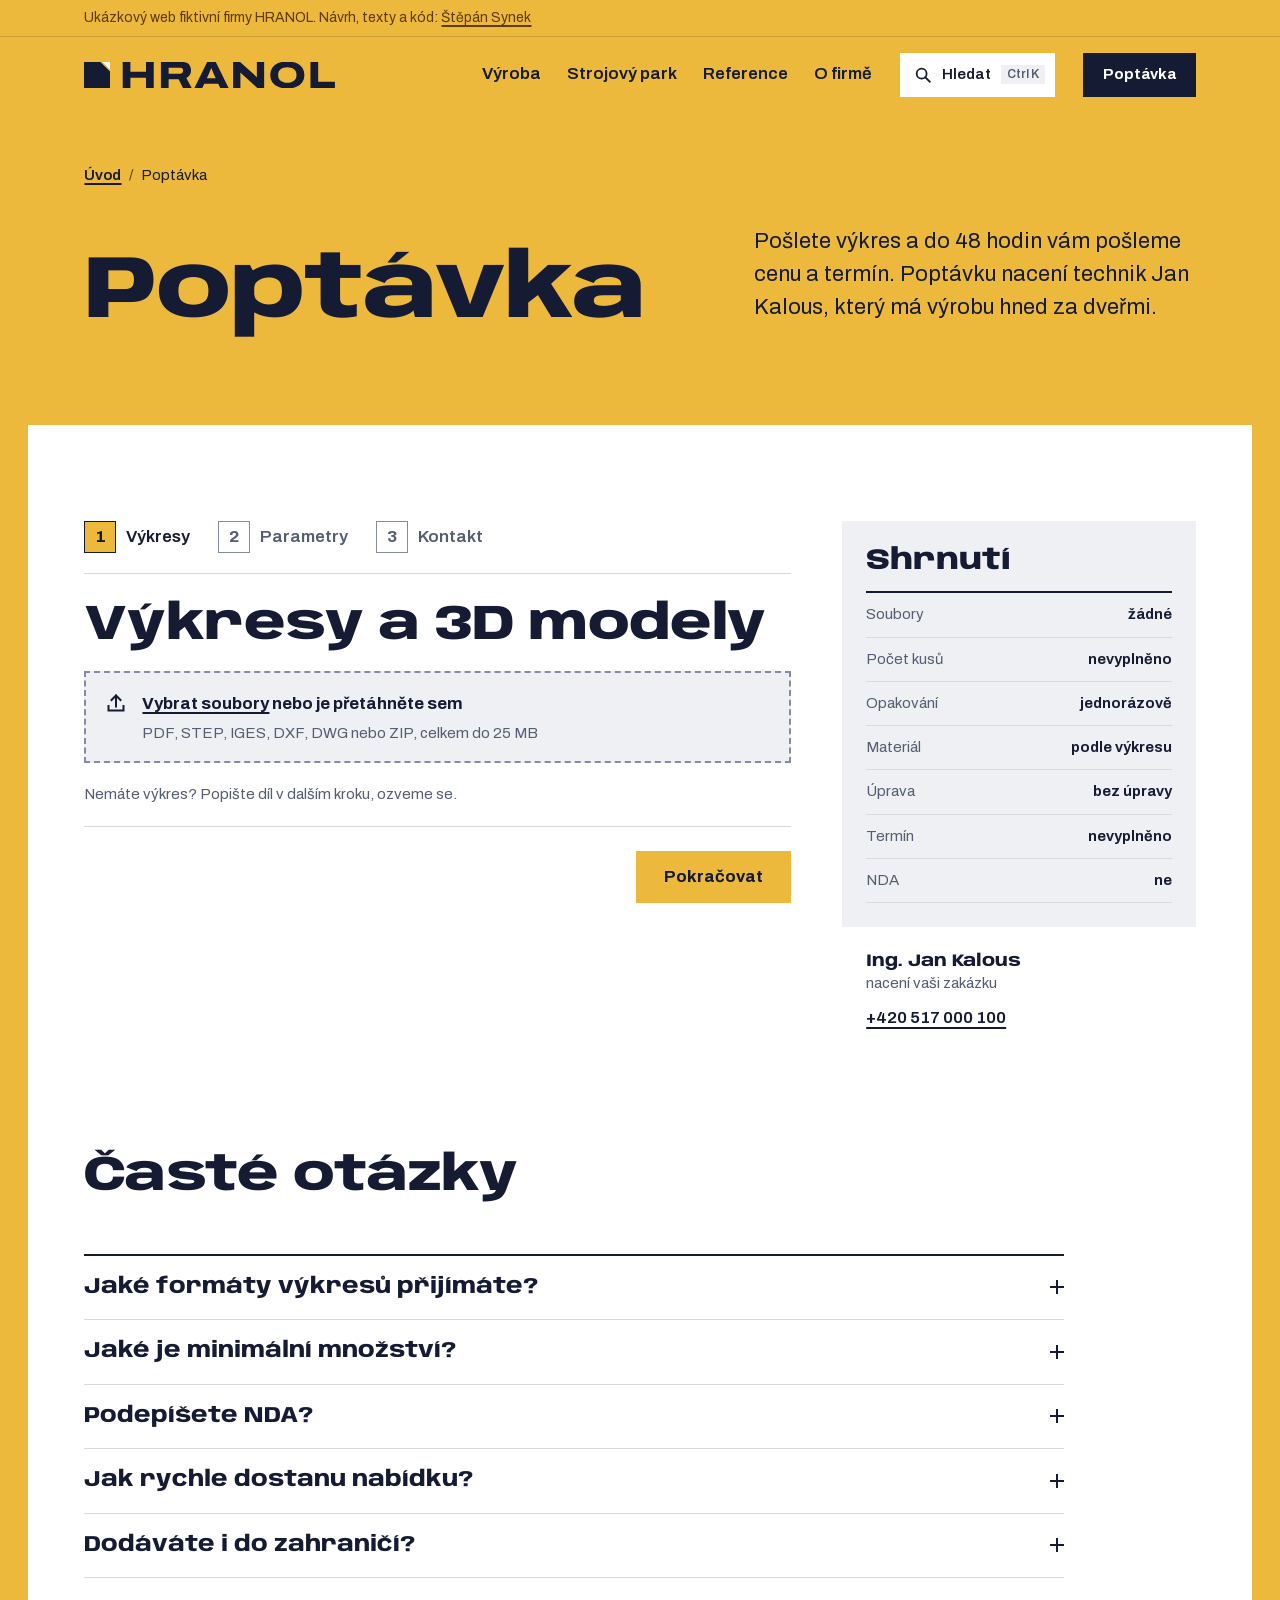
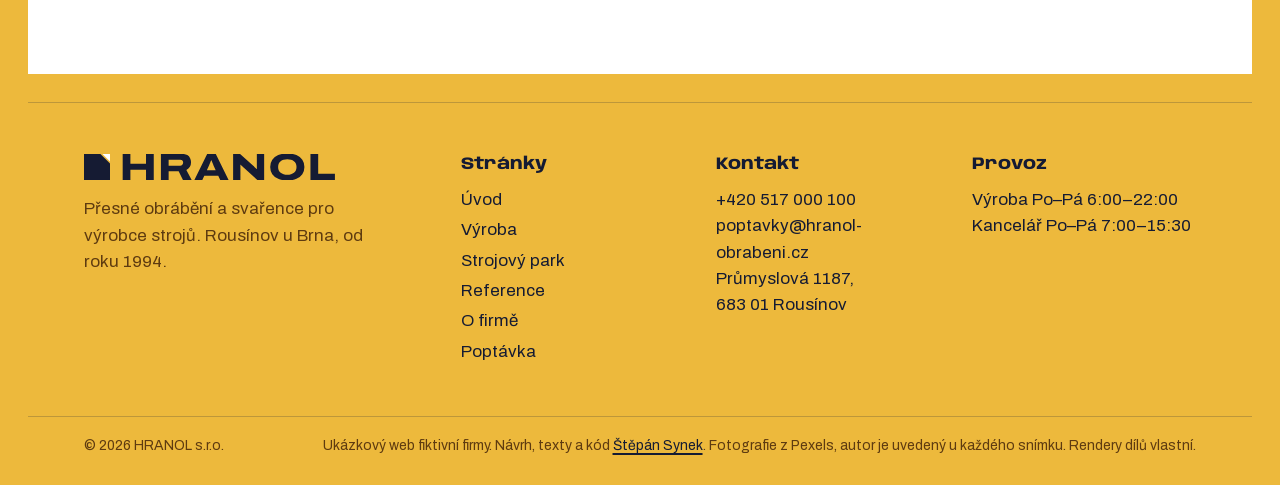
<file: poptavka.html>
<!doctype html>
<html lang="cs">
<head>
<meta charset="utf-8">
<meta name="viewport" content="width=device-width, initial-scale=1, viewport-fit=cover">
<title>Poptávka | HRANOL</title>
<meta name="description" content="Pošlete výkres a do 48 hodin dostanete cenu a termín. Poptávku nacení technik, NDA podepíšeme předem.">
<!-- Ukázkový web fiktivní firmy: vyhledávače ho nemají indexovat. Na ostrém webu tento řádek smazat. -->
<meta name="robots" content="noindex, nofollow">
<meta name="theme-color" content="#edb93c">
<meta property="og:type" content="website">
<meta property="og:locale" content="cs_CZ">
<meta property="og:site_name" content="HRANOL s.r.o.">
<meta property="og:title" content="Poptávka | HRANOL">
<meta property="og:description" content="Pošlete výkres a do 48 hodin dostanete cenu a termín. Poptávku nacení technik, NDA podepíšeme předem.">
<meta property="og:url" content="https://stepansynek.com/ukazka-hranol/poptavka.html">
<meta property="og:image" content="https://stepansynek.com/ukazka-hranol/assets/og.jpg">
<meta property="og:image:width" content="1200">
<meta property="og:image:height" content="630">
<meta name="twitter:card" content="summary_large_image">
<meta name="format-detection" content="telephone=no">
<link rel="icon" href="assets/favicon.svg" type="image/svg+xml">
<link rel="apple-touch-icon" href="assets/apple-touch-icon.png">
<link rel="preload" href="assets/fonts/anybody.woff2" as="font" type="font/woff2" crossorigin>
<link rel="preload" href="assets/fonts/archivo-latin.woff2" as="font" type="font/woff2" crossorigin>
<link rel="stylesheet" href="assets/styles.css">

<script defer src="assets/main.js"></script>
</head>
<body>
<a class="skip" href="#obsah">Přeskočit na obsah</a>
<div class="demo"><p>Ukázkový web fiktivní firmy HRANOL. Návrh, texty a&nbsp;kód: <a href="https://stepansynek.com" rel="author">Štěpán Synek</a></p></div>
<header class="fascia">
  <div class="fascia__bar">
    <a class="fascia__brand" href="index.html" aria-label="HRANOL, úvodní stránka"><svg class="logo" viewBox="0 -686 6645 686" aria-hidden="true"><g fill="currentColor"><path d="M0 -686H434L686 -434V0H0Z"/><path transform="translate(936 0)" d="M84.50048828125 0.0V-687.54345703125H288.12890625V-431.67333984375H700.783203125V-687.54345703125H904.41162109375V0.0H700.783203125V-267.783203125H288.12890625V0.0Z M1093.50048828125 0.0V-687.54345703125H1665.76025390625Q1740.93408203125 -687.54345703125 1790.1513671875 -656.684814453125Q1839.36865234375 -625.826171875 1863.9990234375 -575.424072265625Q1888.62939453125 -525.02197265625 1888.62939453125 -465.478515625Q1888.62939453125 -400.130859375 1857.6728515625 -346.630859375Q1826.71630859375 -293.130859375 1764.5205078125 -262.0439453125L1905.0859375 0.0H1675.392578125L1561.3486328125 -228.6962890625H1297.12890625V0.0ZM1297.12890625 -379.15185546875H1599.3046875Q1635.97900390625 -379.15185546875 1657.946533203125 -401.21728515625Q1679.9140625 -423.28271484375 1679.9140625 -459.76123046875Q1679.9140625 -484.41357421875 1670.0009765625 -501.65283203125Q1660.087890625 -518.89208984375 1642.163818359375 -527.76171875Q1624.23974609375 -536.63134765625 1599.3046875 -536.63134765625H1297.12890625Z M1976.3046875 0.0 2314.32666015625 -687.54345703125H2540.67236328125L2878.6943359375 0.0H2658.435546875L2606.478515625 -110.1748046875H2237.5205078125L2186.10693359375 0.0ZM2305.67236328125 -259.2607421875H2538.32666015625L2475.71728515625 -399.0009765625Q2471.80419921875 -408.37060546875 2464.749755859375 -425.52294921875Q2457.6953125 -442.67529296875 2450.097412109375 -462.186279296875Q2442.49951171875 -481.697265625 2436.08642578125 -498.468994140625Q2429.67333984375 -515.24072265625 2426.49951171875 -523.3056640625H2419.04296875Q2411.67333984375 -504.93603515625 2402.075439453125 -481.10986328125Q2392.4775390625 -457.28369140625 2383.60791015625 -434.9140625Q2374.73828125 -412.54443359375 2368.28173828125 -398.54443359375Z M2998.50048828125 0.0V-687.54345703125H3180.62939453125L3537.06494140625 -366.75927734375Q3546.2607421875 -359.02001953125 3560.45654296875 -344.9111328125Q3574.65234375 -330.80224609375 3590.076416015625 -315.693359375Q3605.50048828125 -300.58447265625 3617.32666015625 -288.388671875H3626.41357421875Q3625.95703125 -306.041015625 3625.272216796875 -333.193359375Q3624.58740234375 -360.345703125 3624.58740234375 -381.4326171875V-687.54345703125H3817.32470703125V0.0H3637.65234375L3289.9990234375 -313.9150390625Q3266.259765625 -335.02392578125 3240.0205078125 -360.817626953125Q3213.78125 -386.611328125 3197.955078125 -402.3505859375H3189.8681640625Q3190.32470703125 -388.80712890625 3190.78125 -360.111328125Q3191.23779296875 -331.41552734375 3191.23779296875 -298.11083984375V0.0Z M4427.881097593076 12.0Q4289.577889414168 12.0 4188.169559941459 -30.315185546875Q4086.76123046875 -72.63037109375 4031.902587890625 -152.13037109375Q3977.0439453125 -231.63037109375 3977.0439453125 -343.52697095435684Q3977.0439453125 -456.36962890625 4031.902587890625 -535.9130859375Q4086.76123046875 -615.45654296875 4188.169559941459 -657.5Q4289.577889414168 -699.54345703125 4427.881097593076 -699.54345703125Q4568.0 -699.54345703125 4668.902099609375 -657.5Q4769.80419921875 -615.45654296875 4824.662841796875 -535.9130859375Q4879.521484375 -456.36962890625 4879.521484375 -343.52697095435684Q4879.521484375 -231.63037109375 4824.662841796875 -152.13037109375Q4769.80419921875 -72.63037109375 4668.902099609375 -30.315185546875Q4568 12 4427.881097593076 12.0ZM4428.28271484375 -138.912109375Q4482.130859375 -138.912109375 4526.5224609375 -152.096923828125Q4570.9140625 -165.28173828125 4603.164306640625 -190.379638671875Q4635.41455078125 -215.4775390625 4652.838623046875 -251.66975911458334Q4670.2626953125 -287.8619791666667 4670.2626953125 -333.0V-356.54345703125Q4670.2626953125 -401.47828151755135 4652.838623046875 -437.27209974315065Q4635.41455078125 -473.06591796875 4603.164306640625 -497.89208984375Q4570.9140625 -522.71826171875 4526.5224609375 -535.6748046875Q4482.130859375 -548.63134765625 4428.28271484375 -548.63134765625Q4374.4345703125 -548.63134765625 4330.04296875 -535.6748046875Q4285.6513671875 -522.71826171875 4253.401123046875 -497.89208984375Q4221.15087890625 -473.06591796875 4203.955078125 -437.27209974315065Q4186.75927734375 -401.47828151755135 4186.75927734375 -356.54345703125V-333.0Q4186.75927734375 -287.8619791666667 4203.955078125 -251.66975911458334Q4221.15087890625 -215.4775390625 4253.401123046875 -190.379638671875Q4285.6513671875 -165.28173828125 4330.04296875 -152.096923828125Q4374.4345703125 -138.912109375 4428.28271484375 -138.912109375Z M5039.50048828125 0.0V-687.54345703125H5243.12890625V-163.89013671875H5684.5634765625V0.0Z"/></g><path class="logo__cut" d="M488 -686H686V-488Z"/></svg></a>
    <nav class="nav" id="nav" aria-label="Hlavní navigace"><ul><li><a href="vyroba.html" data-nav="vyroba">Výroba</a></li><li><a href="stroje.html" data-nav="stroje">Strojový park</a></li><li><a href="reference.html" data-nav="reference">Reference</a></li><li><a href="o-firme.html" data-nav="o-firme">O&nbsp;firmě</a></li><li class="nav__cta"><a href="poptavka.html" data-nav="poptavka" aria-current="page">Poptávka</a></li></ul></nav>
    <button class="search-btn" type="button" data-palette-open aria-haspopup="dialog" aria-keyshortcuts="Meta+K Control+K" aria-label="Hledat na webu">
      <svg viewBox="0 0 20 20" aria-hidden="true"><circle cx="8.5" cy="8.5" r="5.5"/><path d="m12.5 12.5 5 5"/></svg>
      <span class="search-btn__label">Hledat</span><kbd data-kbd>Ctrl K</kbd>
    </button>
    <a class="btn btn--ink btn--sm fascia__cta" href="poptavka.html" data-nav="poptavka" aria-current="page">Poptávka</a>
    <button class="menu-btn" type="button" aria-expanded="false" aria-controls="nav">Menu</button>
  </div>
</header>
<div id="obsah" tabindex="-1">
<main data-page="poptavka">
<header class="phead">
  <nav class="crumbs" aria-label="Drobečková navigace"><a href="index.html">Úvod</a><span aria-hidden="true">/</span><span aria-current="page">Poptávka</span></nav>
  <div class="phead__row">
    <h1 class="display phead__title">Poptávka</h1>
    <p class="lead phead__lead">Pošlete výkres a&nbsp;do 48&nbsp;hodin vám pošleme cenu a&nbsp;termín. Poptávku nacení technik Jan Kalous, který má výrobu hned za dveřmi.</p>
  </div>
</header>

<div class="sheet">
<section class="sec rfq-layout" aria-label="Formulář poptávky">
    <form class="rfq" id="rfq" novalidate>
      <ol class="stepper" aria-label="Kroky poptávky">
        <li class="is-current" aria-current="step"><span class="stepper__no">1</span>Výkresy</li>
        <li><span class="stepper__no">2</span>Parametry</li>
        <li><span class="stepper__no">3</span>Kontakt</li>
      </ol>

      <div class="rfq__summary-err" id="rfq-error" role="alert" tabindex="-1" hidden></div>

      <fieldset class="rfq__step" data-step="0">
        <legend class="rfq__legend" tabindex="-1">Výkresy a&nbsp;3D modely</legend>
        <p class="rfq__carried" data-carried hidden>Výkresy, které jste už nahráli, tu na vás čekají.</p>
        <div class="drop" data-drop>
          <svg class="drop__icon" viewBox="0 0 24 24" aria-hidden="true"><path d="M12 15.5V4.5M7.5 9 12 4.5 16.5 9M4.5 15v4.5h15V15"/></svg>
          <div class="drop__text">
            <p class="drop__title"><label class="drop__pick" for="rfq-files">Vybrat soubory</label> nebo je přetáhněte sem</p>
            <p class="drop__hint" id="rfq-files-hint">PDF, STEP, IGES, DXF, DWG nebo ZIP, celkem do 25&nbsp;MB</p>
          </div>
          <input class="sr-only" id="rfq-files" type="file" multiple accept=".pdf,.step,.stp,.igs,.iges,.dxf,.dwg,.zip" aria-describedby="rfq-files-hint rfq-files-err" data-file-input>
        </div>
        <ul class="files" data-file-list></ul>
        <p class="field__error" id="rfq-files-err" hidden></p>
        <p class="hint">Nemáte výkres? Popište díl v&nbsp;dalším kroku, ozveme se.</p>
        <div class="rfq__nav"><span></span><button class="btn btn--sign" type="button" data-next>Pokračovat</button></div>
      </fieldset>

      <fieldset class="rfq__step" data-step="1" hidden>
        <legend class="rfq__legend" tabindex="-1">Parametry zakázky</legend>
        <div class="form-row">
          <div class="field">
            <label for="rfq-qty">Počet kusů</label>
            <input id="rfq-qty" name="qty" type="text" inputmode="numeric" required aria-describedby="rfq-qty-err" data-sum-source="qty">
            <p class="field__error" id="rfq-qty-err" hidden>Napište počet kusů. Stačí odhad.</p>
          </div>
          <div class="field">
            <span class="field__label" id="rfq-repeat-label">Opakování</span>
            <div class="seg seg--field" role="radiogroup" aria-labelledby="rfq-repeat-label">
              <button type="button" role="radio" aria-checked="true" data-value="jednorázově">Jednorázově</button>
              <button type="button" role="radio" aria-checked="false" data-value="opakovaně">Opakovaně</button>
            </div>
          </div>
        </div>
        <div class="form-row">
          <div class="field">
            <label for="rfq-material">Materiál</label>
            <select id="rfq-material" name="material" data-sum-source="material">
              <option value="podle výkresu">Podle výkresu</option>
              <option>Konstrukční ocel</option>
              <option>Nerezová ocel</option>
              <option>Hliníková slitina</option>
              <option>Mosaz nebo bronz</option>
              <option>Technický plast</option>
            </select>
          </div>
          <div class="field">
            <label for="rfq-finish">Povrchová úprava</label>
            <select id="rfq-finish" name="finish" data-sum-source="finish">
              <option value="bez úpravy">Bez úpravy</option>
              <option>Elox</option>
              <option>Zinek</option>
              <option>Kalení</option>
              <option>Práškové lakování</option>
              <option value="jiná">Jiná, upřesním v&nbsp;poznámce</option>
            </select>
          </div>
        </div>
        <div class="field">
          <label for="rfq-date">Požadovaný termín <span class="opt">nepovinné</span></label>
          <input id="rfq-date" name="date" type="date" data-sum-source="date" aria-describedby="rfq-date-hint">
          <p class="hint" id="rfq-date-hint">Kdy máme volno, vidíte v <a href="index.html#kapacita">přehledu kapacity</a>.</p>
        </div>
        <div class="field">
          <label for="rfq-note">Poznámka <span class="opt">nepovinné</span></label>
          <textarea id="rfq-note" name="note" rows="4" aria-describedby="rfq-note-hint"></textarea>
          <p class="hint" id="rfq-note-hint">Cokoli, co na výkresu není: kritické rozměry, balení, dodací místo.</p>
        </div>
        <div class="rfq__nav"><button class="btn btn--line" type="button" data-back>Zpět</button><button class="btn btn--sign" type="button" data-next>Pokračovat</button></div>
      </fieldset>

      <fieldset class="rfq__step" data-step="2" hidden>
        <legend class="rfq__legend" tabindex="-1">Kontakt</legend>
        <div class="form-row">
          <div class="field">
            <label for="rfq-name">Jméno a&nbsp;příjmení</label>
            <input id="rfq-name" name="name" type="text" autocomplete="name" required aria-describedby="rfq-name-err">
            <p class="field__error" id="rfq-name-err" hidden>Vyplňte jméno, ať víme, komu odpovědět.</p>
          </div>
          <div class="field">
            <label for="rfq-company">Firma</label>
            <input id="rfq-company" name="company" type="text" autocomplete="organization" required aria-describedby="rfq-company-err">
            <p class="field__error" id="rfq-company-err" hidden>Vyplňte název firmy.</p>
          </div>
        </div>
        <div class="form-row">
          <div class="field">
            <label for="rfq-email">E-mail</label>
            <input id="rfq-email" name="email" type="email" autocomplete="email" inputmode="email" required aria-describedby="rfq-email-err">
            <p class="field__error" id="rfq-email-err" hidden>Zadejte e-mail ve tvaru jmeno@firma.cz.</p>
          </div>
          <div class="field">
            <label for="rfq-phone">Telefon <span class="opt">nepovinné</span></label>
            <input id="rfq-phone" name="phone" type="tel" autocomplete="tel" inputmode="tel">
          </div>
        </div>
        <label class="check"><input id="rfq-nda" type="checkbox" data-sum-source="nda"><span>Před zasláním výkresů chci podepsat NDA</span></label>
        <div class="rfq__nav"><button class="btn btn--line" type="button" data-back>Zpět</button><button class="btn btn--sign" type="submit">Odeslat poptávku</button></div>
      </fieldset>

      <div class="rfq__done" id="rfq-done" hidden>
        <svg class="rfq__done-icon" viewBox="0 0 24 24" aria-hidden="true"><path d="m5 12.5 4.5 4.5L19 7.5"/></svg>
        <h2 class="letter rfq__done-title" tabindex="-1" id="rfq-done-title">Poptávka je připravená k&nbsp;odeslání</h2>
        <p>Na skutečném webu by teď odešla technikovi Janu Kalousovi a&nbsp;vám by přišlo potvrzení e-mailem. Tohle je ukázkový web, takže se nic neodeslalo.</p>
        <button class="btn btn--line" type="button" id="rfq-reset">Nová poptávka</button>
      </div>
    </form>

    <aside class="rfq-aside" aria-label="Shrnutí a kontakt">
      <div class="summary">
        <h2 class="summary__title">Shrnutí</h2>
        <dl>
          <div><dt>Soubory</dt><dd data-sum="files">žádné</dd></div>
          <div><dt>Počet kusů</dt><dd data-sum="qty">nevyplněno</dd></div>
          <div><dt>Opakování</dt><dd data-sum="repeat">jednorázově</dd></div>
          <div><dt>Materiál</dt><dd data-sum="material">podle výkresu</dd></div>
          <div><dt>Úprava</dt><dd data-sum="finish">bez úpravy</dd></div>
          <div><dt>Termín</dt><dd data-sum="date">nevyplněno</dd></div>
          <div><dt>NDA</dt><dd data-sum="nda">ne</dd></div>
        </dl>
      </div>
      <div class="contact-card">
        <p class="contact-card__name">Ing.&nbsp;Jan Kalous</p>
        <p class="contact-card__role">nacení vaši zakázku</p>
        <p class="contact-card__lines"><a href="tel:+420517000100">+420&nbsp;517&nbsp;000&nbsp;100</a><br><a href="mailto:poptavky@hranol-obrabeni.cz">poptavky@hranol-obrabeni.cz</a></p>
      </div>
    </aside>
</section>

<section class="sec faq-sec" id="faq" aria-labelledby="faq-title">
  <div class="sec__head"><h2 class="h2" id="faq-title">Časté otázky</h2></div>
  <div class="faq">
    <details id="faq-formaty"><summary>Jaké formáty výkresů přijímáte?</summary><p>PDF výkres s&nbsp;tolerancemi a&nbsp;k&nbsp;němu ideálně 3D model ve formátu STEP. Zvládneme i&nbsp;IGES, DXF a&nbsp;DWG. Větší data pošlete přes úschovnu na poptavky@hranol-obrabeni.cz.</p></details>
    <details id="faq-mnozstvi"><summary>Jaké je minimální množství?</summary><p>Vyrobíme i&nbsp;jeden prototyp. U&nbsp;kusových zakázek tvoří větší část ceny příprava, proto ji v&nbsp;nabídce uvádíme zvlášť.</p></details>
    <details id="faq-nda"><summary>Podepíšete NDA?</summary><p>Ano, ještě před zasláním dokumentace. Použijeme vaši smlouvu, nebo pošleme vlastní vzor.</p></details>
    <details id="faq-lhuta"><summary>Jak rychle dostanu nabídku?</summary><p>Do 48&nbsp;hodin v&nbsp;pracovní dny. U&nbsp;složitých sestav nebo neúplných výkresů se technik ozve dřív s&nbsp;doplňujícími otázkami.</p></details>
    <details id="faq-export"><summary>Dodáváte i&nbsp;do zahraničí?</summary><p>Ano, pravidelně do Německa a&nbsp;Rakouska. Dokumentaci a&nbsp;fakturaci připravíme v&nbsp;němčině nebo angličtině.</p></details>
  </div>
</section>
</div>

</main>
</div>
<footer class="ftr">
  <div class="ftr__grid">
    <div class="ftr__brand">
      <a class="fascia__brand" href="index.html" aria-label="HRANOL, úvodní stránka"><svg class="logo" viewBox="0 -686 6645 686" aria-hidden="true"><g fill="currentColor"><path d="M0 -686H434L686 -434V0H0Z"/><path transform="translate(936 0)" d="M84.50048828125 0.0V-687.54345703125H288.12890625V-431.67333984375H700.783203125V-687.54345703125H904.41162109375V0.0H700.783203125V-267.783203125H288.12890625V0.0Z M1093.50048828125 0.0V-687.54345703125H1665.76025390625Q1740.93408203125 -687.54345703125 1790.1513671875 -656.684814453125Q1839.36865234375 -625.826171875 1863.9990234375 -575.424072265625Q1888.62939453125 -525.02197265625 1888.62939453125 -465.478515625Q1888.62939453125 -400.130859375 1857.6728515625 -346.630859375Q1826.71630859375 -293.130859375 1764.5205078125 -262.0439453125L1905.0859375 0.0H1675.392578125L1561.3486328125 -228.6962890625H1297.12890625V0.0ZM1297.12890625 -379.15185546875H1599.3046875Q1635.97900390625 -379.15185546875 1657.946533203125 -401.21728515625Q1679.9140625 -423.28271484375 1679.9140625 -459.76123046875Q1679.9140625 -484.41357421875 1670.0009765625 -501.65283203125Q1660.087890625 -518.89208984375 1642.163818359375 -527.76171875Q1624.23974609375 -536.63134765625 1599.3046875 -536.63134765625H1297.12890625Z M1976.3046875 0.0 2314.32666015625 -687.54345703125H2540.67236328125L2878.6943359375 0.0H2658.435546875L2606.478515625 -110.1748046875H2237.5205078125L2186.10693359375 0.0ZM2305.67236328125 -259.2607421875H2538.32666015625L2475.71728515625 -399.0009765625Q2471.80419921875 -408.37060546875 2464.749755859375 -425.52294921875Q2457.6953125 -442.67529296875 2450.097412109375 -462.186279296875Q2442.49951171875 -481.697265625 2436.08642578125 -498.468994140625Q2429.67333984375 -515.24072265625 2426.49951171875 -523.3056640625H2419.04296875Q2411.67333984375 -504.93603515625 2402.075439453125 -481.10986328125Q2392.4775390625 -457.28369140625 2383.60791015625 -434.9140625Q2374.73828125 -412.54443359375 2368.28173828125 -398.54443359375Z M2998.50048828125 0.0V-687.54345703125H3180.62939453125L3537.06494140625 -366.75927734375Q3546.2607421875 -359.02001953125 3560.45654296875 -344.9111328125Q3574.65234375 -330.80224609375 3590.076416015625 -315.693359375Q3605.50048828125 -300.58447265625 3617.32666015625 -288.388671875H3626.41357421875Q3625.95703125 -306.041015625 3625.272216796875 -333.193359375Q3624.58740234375 -360.345703125 3624.58740234375 -381.4326171875V-687.54345703125H3817.32470703125V0.0H3637.65234375L3289.9990234375 -313.9150390625Q3266.259765625 -335.02392578125 3240.0205078125 -360.817626953125Q3213.78125 -386.611328125 3197.955078125 -402.3505859375H3189.8681640625Q3190.32470703125 -388.80712890625 3190.78125 -360.111328125Q3191.23779296875 -331.41552734375 3191.23779296875 -298.11083984375V0.0Z M4427.881097593076 12.0Q4289.577889414168 12.0 4188.169559941459 -30.315185546875Q4086.76123046875 -72.63037109375 4031.902587890625 -152.13037109375Q3977.0439453125 -231.63037109375 3977.0439453125 -343.52697095435684Q3977.0439453125 -456.36962890625 4031.902587890625 -535.9130859375Q4086.76123046875 -615.45654296875 4188.169559941459 -657.5Q4289.577889414168 -699.54345703125 4427.881097593076 -699.54345703125Q4568.0 -699.54345703125 4668.902099609375 -657.5Q4769.80419921875 -615.45654296875 4824.662841796875 -535.9130859375Q4879.521484375 -456.36962890625 4879.521484375 -343.52697095435684Q4879.521484375 -231.63037109375 4824.662841796875 -152.13037109375Q4769.80419921875 -72.63037109375 4668.902099609375 -30.315185546875Q4568 12 4427.881097593076 12.0ZM4428.28271484375 -138.912109375Q4482.130859375 -138.912109375 4526.5224609375 -152.096923828125Q4570.9140625 -165.28173828125 4603.164306640625 -190.379638671875Q4635.41455078125 -215.4775390625 4652.838623046875 -251.66975911458334Q4670.2626953125 -287.8619791666667 4670.2626953125 -333.0V-356.54345703125Q4670.2626953125 -401.47828151755135 4652.838623046875 -437.27209974315065Q4635.41455078125 -473.06591796875 4603.164306640625 -497.89208984375Q4570.9140625 -522.71826171875 4526.5224609375 -535.6748046875Q4482.130859375 -548.63134765625 4428.28271484375 -548.63134765625Q4374.4345703125 -548.63134765625 4330.04296875 -535.6748046875Q4285.6513671875 -522.71826171875 4253.401123046875 -497.89208984375Q4221.15087890625 -473.06591796875 4203.955078125 -437.27209974315065Q4186.75927734375 -401.47828151755135 4186.75927734375 -356.54345703125V-333.0Q4186.75927734375 -287.8619791666667 4203.955078125 -251.66975911458334Q4221.15087890625 -215.4775390625 4253.401123046875 -190.379638671875Q4285.6513671875 -165.28173828125 4330.04296875 -152.096923828125Q4374.4345703125 -138.912109375 4428.28271484375 -138.912109375Z M5039.50048828125 0.0V-687.54345703125H5243.12890625V-163.89013671875H5684.5634765625V0.0Z"/></g><path class="logo__cut" d="M488 -686H686V-488Z"/></svg></a>
      <p>Přesné obrábění a&nbsp;svařence pro výrobce strojů. Rousínov u&nbsp;Brna, od roku 1994.</p>
    </div>
    <nav aria-label="Stránky"><h2 class="ftr__h">Stránky</h2><ul><li><a href="index.html">Úvod</a></li><li><a href="vyroba.html">Výroba</a></li><li><a href="stroje.html">Strojový park</a></li><li><a href="reference.html">Reference</a></li><li><a href="o-firme.html">O&nbsp;firmě</a></li><li><a href="poptavka.html">Poptávka</a></li></ul></nav>
    <div><h2 class="ftr__h">Kontakt</h2><p><a href="tel:+420517000100">+420&nbsp;517&nbsp;000&nbsp;100</a><br><a href="mailto:poptavky@hranol-obrabeni.cz">poptavky@hranol-obrabeni.cz</a><br>Průmyslová 1187, 683&nbsp;01&nbsp;Rousínov</p></div>
    <div><h2 class="ftr__h">Provoz</h2><p>Výroba Po–Pá 6:00–22:00<br>Kancelář Po–Pá 7:00–15:30</p></div>
  </div>
  <div class="ftr__legal">
    <p>© 2026&nbsp;HRANOL s.r.o.</p>
    <p>Ukázkový web fiktivní firmy. Návrh, texty a&nbsp;kód <a href="https://stepansynek.com" rel="author">Štěpán Synek</a>. Fotografie z&nbsp;Pexels, autor je uvedený u&nbsp;každého snímku. Rendery dílů vlastní.</p>
  </div>
</footer>
<dialog class="palette" id="palette" aria-label="Hledat na webu">
  <div class="palette__box">
    <div class="palette__field">
      <svg viewBox="0 0 20 20" aria-hidden="true"><circle cx="8.5" cy="8.5" r="5.5"/><path d="m13 13 4 4"/></svg>
      <input id="palette-q" type="text" placeholder="Hledat stroj, materiál, technologii…" autocomplete="off" spellcheck="false" role="combobox" aria-expanded="true" aria-controls="palette-list" aria-autocomplete="list" aria-label="Hledat">
    </div>
    <ul class="palette__list" id="palette-list" role="listbox" aria-label="Výsledky"></ul>
    <p class="palette__empty" id="palette-empty" hidden>Nic jsme nenašli. Zkuste třeba „hliník“, „soustružení“ nebo „DMU“.</p>
    <p class="palette__foot"><span><kbd>↑</kbd> <kbd>↓</kbd> výběr</span><span><kbd>Enter</kbd> otevřít</span><span><kbd>Esc</kbd> zavřít</span></p>
  </div>
</dialog>
<script type="application/json" id="search-index">[{"group": "Stránky", "title": "Úvod", "page": "domu", "anchor": "", "keys": "domů hlavní stránka"}, {"group": "Stránky", "title": "Výroba", "page": "vyroba", "anchor": "", "keys": "technologie služby"}, {"group": "Stránky", "title": "Strojový park", "page": "stroje", "anchor": "", "keys": "stroje vybavení"}, {"group": "Stránky", "title": "Reference", "page": "reference", "anchor": "", "keys": "zakázky případové studie"}, {"group": "Stránky", "title": "O firmě", "page": "o-firme", "anchor": "", "keys": "historie lidé"}, {"group": "Stránky", "title": "Poptávka", "page": "poptavka", "anchor": "", "keys": "nacenění cena výkres kontakt"}, {"group": "Technologie", "title": "Frézování", "page": "vyroba", "anchor": "frezovani", "keys": "cnc 5osé 3osé fréza obrábění hliník skříně"}, {"group": "Technologie", "title": "Soustružení", "page": "vyroba", "anchor": "soustruzeni", "keys": "cnc soustruh hřídel"}, {"group": "Technologie", "title": "Broušení na kulato", "page": "vyroba", "anchor": "brouseni", "keys": "bruska drsnost ra"}, {"group": "Technologie", "title": "Svařování", "page": "vyroba", "anchor": "svarovani", "keys": "mig mag tig svářeč rám"}, {"group": "Technologie", "title": "Montáž podsestav", "page": "vyroba", "anchor": "montaz", "keys": "sestava kompletace"}, {"group": "Technologie", "title": "Povrchové úpravy", "page": "vyroba", "anchor": "upravy", "keys": "elox zinek kalení lakování nikl hliník nitridace"}, {"group": "Technologie", "title": "Materiály", "page": "vyroba", "anchor": "materialy", "keys": "ocel nerez hliník mosaz bronz plast pom peek 7075 6082 1.4301 42crmo4"}, {"group": "Technologie", "title": "Kvalita a dokumentace", "page": "vyroba", "anchor": "kvalita", "keys": "protokol atest iso 3.1"}, {"group": "Nástroje", "title": "Vejde se váš díl?", "page": "stroje", "anchor": "overeni", "keys": "rozměry obálka pracovní prostor"}, {"group": "Nástroje", "title": "Volná kapacita", "page": "domu", "anchor": "kapacita", "keys": "vytížení termín volno týden"}, {"group": "Firma", "title": "Hala", "page": "o-firme", "anchor": "hala", "keys": "půdorys provoz obrobna svařovna měrovna sklad expedice"}, {"group": "Firma", "title": "Lidé a kontakty", "page": "o-firme", "anchor": "lide", "keys": "kalous svobodová hrubý kontakt technik kvalita telefon"}, {"group": "Firma", "title": "Kariéra", "page": "o-firme", "anchor": "kariera", "keys": "práce volná místa operátor svářeč"}, {"group": "Firma", "title": "Certifikace", "page": "o-firme", "anchor": "certifikace", "keys": "iso 9001 3834"}, {"group": "Firma", "title": "Časté otázky", "page": "poptavka", "anchor": "faq", "keys": "nda formáty minimální množství export"}, {"group": "Reference", "title": "Formátové díly z hliníku", "page": "reference", "anchor": "ref-baleni", "keys": "balicí linky hvězdice 7075"}, {"group": "Reference", "title": "Svařované rámy", "page": "reference", "anchor": "ref-ramy", "keys": "zemědělská technika rám s355"}, {"group": "Reference", "title": "Prototypy chapadel", "page": "reference", "anchor": "ref-chapadla", "keys": "robotika chapadlo elox pom"}, {"group": "Reference", "title": "Pístnice s drsností Ra 0,2 µm", "page": "reference", "anchor": "ref-hydraulika", "keys": "hydraulika chrom broušení 42crmo4 víko válce"}, {"group": "Stroje", "title": "DMG MORI DMU 65 monoBLOCK", "page": "stroje", "anchor": "stroj-dmu65", "keys": "5osé frézování Heidenhain TNC 640, sonda Renishaw"}, {"group": "Stroje", "title": "Hermle C 42 U", "page": "stroje", "anchor": "stroj-hermle", "keys": "5osé frézování paletový zásobník na 12 palet, provoz bez obsluhy"}, {"group": "Stroje", "title": "Kovosvit MAS MCV 1270", "page": "stroje", "anchor": "stroj-mcv1270", "keys": "3osé frézování 4. osa, otočný stůl"}, {"group": "Stroje", "title": "Mazak QUICK TURN 250MY", "page": "stroje", "anchor": "stroj-qt250", "keys": "soustružení osa Y, poháněné nástroje, podavač tyčí do Ø 65 mm"}, {"group": "Stroje", "title": "Kovosvit MAS SP 430 SY", "page": "stroje", "anchor": "stroj-sp430", "keys": "soustružení protivřeteno, osa Y"}, {"group": "Stroje", "title": "Studer S33", "page": "stroje", "anchor": "stroj-s33", "keys": "broušení na kulato vnější i vnitřní broušení"}, {"group": "Stroje", "title": "Fronius TPS 400i", "page": "stroje", "anchor": "stroj-tps400", "keys": "svařování MIG/MAG pulzní svařování, polohovadla do 2,5 t"}, {"group": "Stroje", "title": "Fronius MagicWave 230i", "page": "stroje", "anchor": "stroj-magicwave", "keys": "svařování TIG nerez a hliník"}, {"group": "Stroje", "title": "Zeiss CONTURA 10/12/6", "page": "stroje", "anchor": "stroj-contura", "keys": "3D měření MPE_E 1,8 + L/300 µm, měrovna 20 ± 1 °C"}]</script>
</body>
</html>
</file>
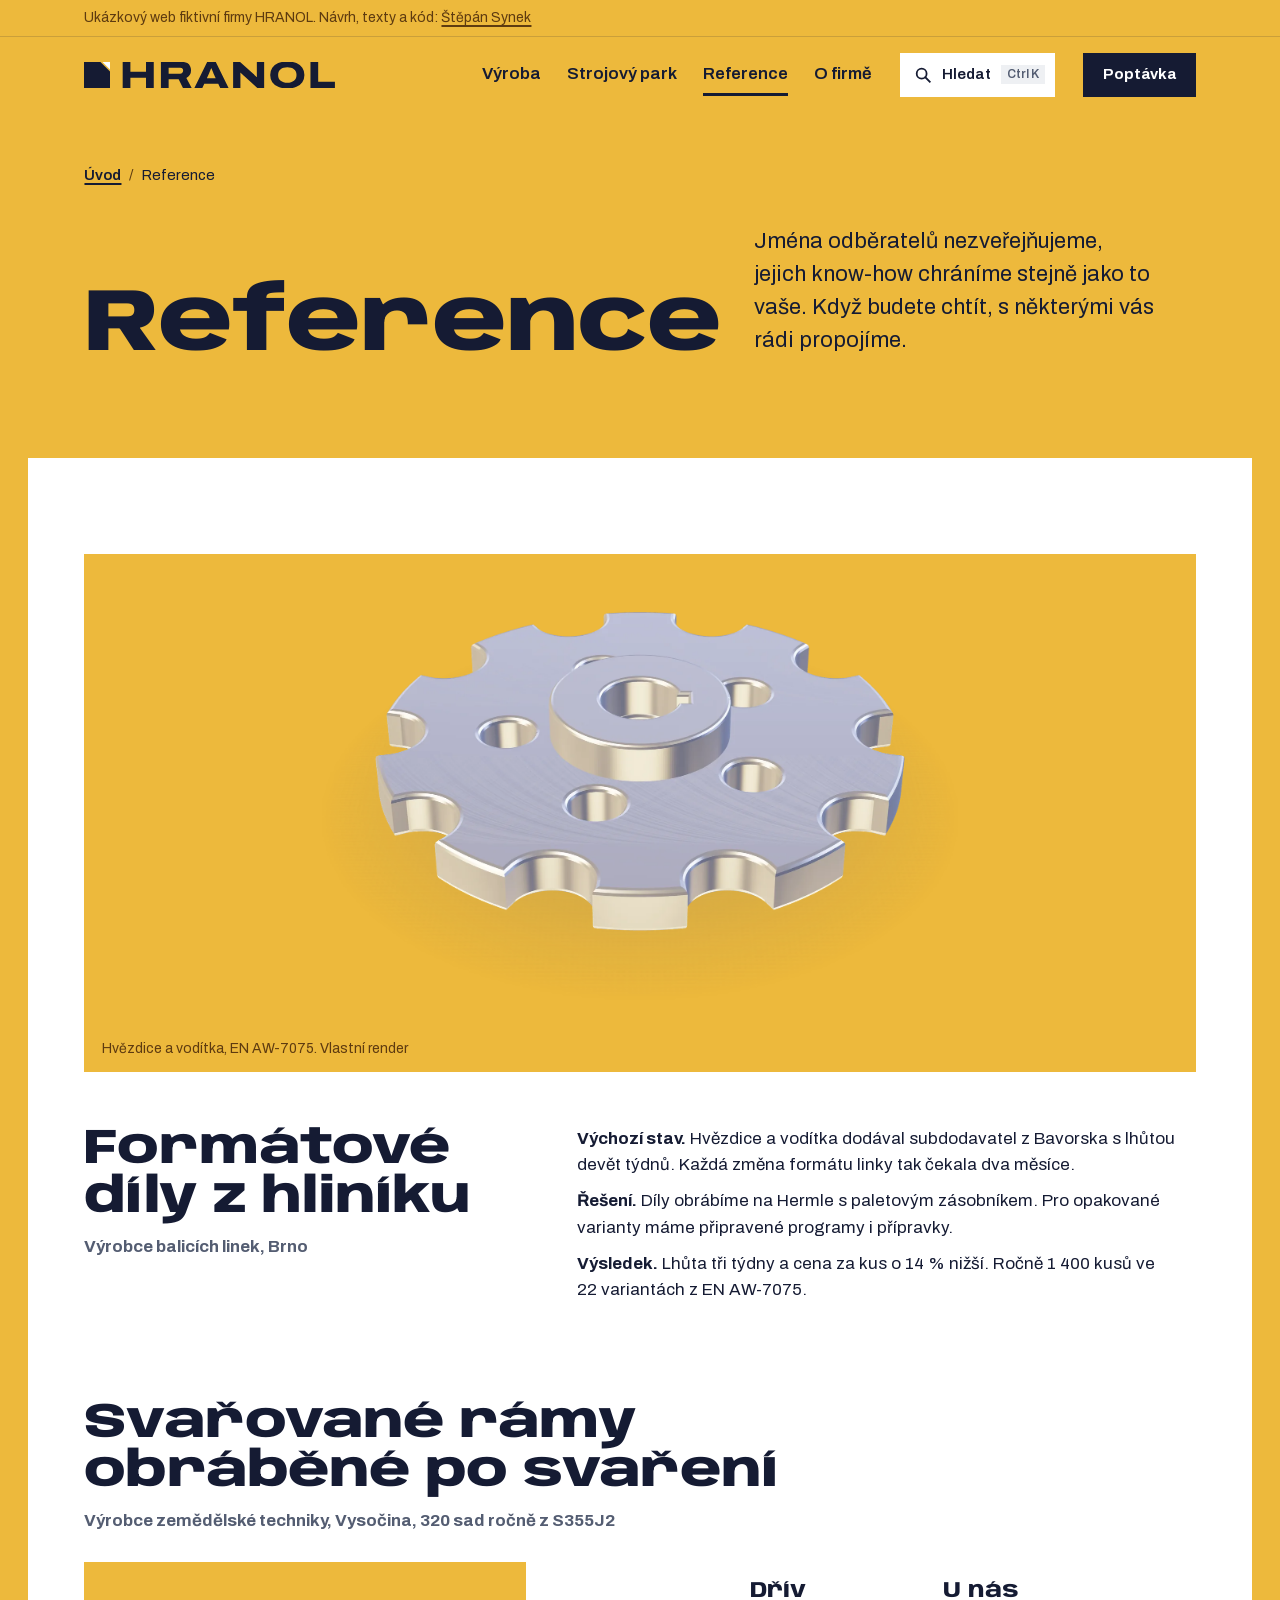
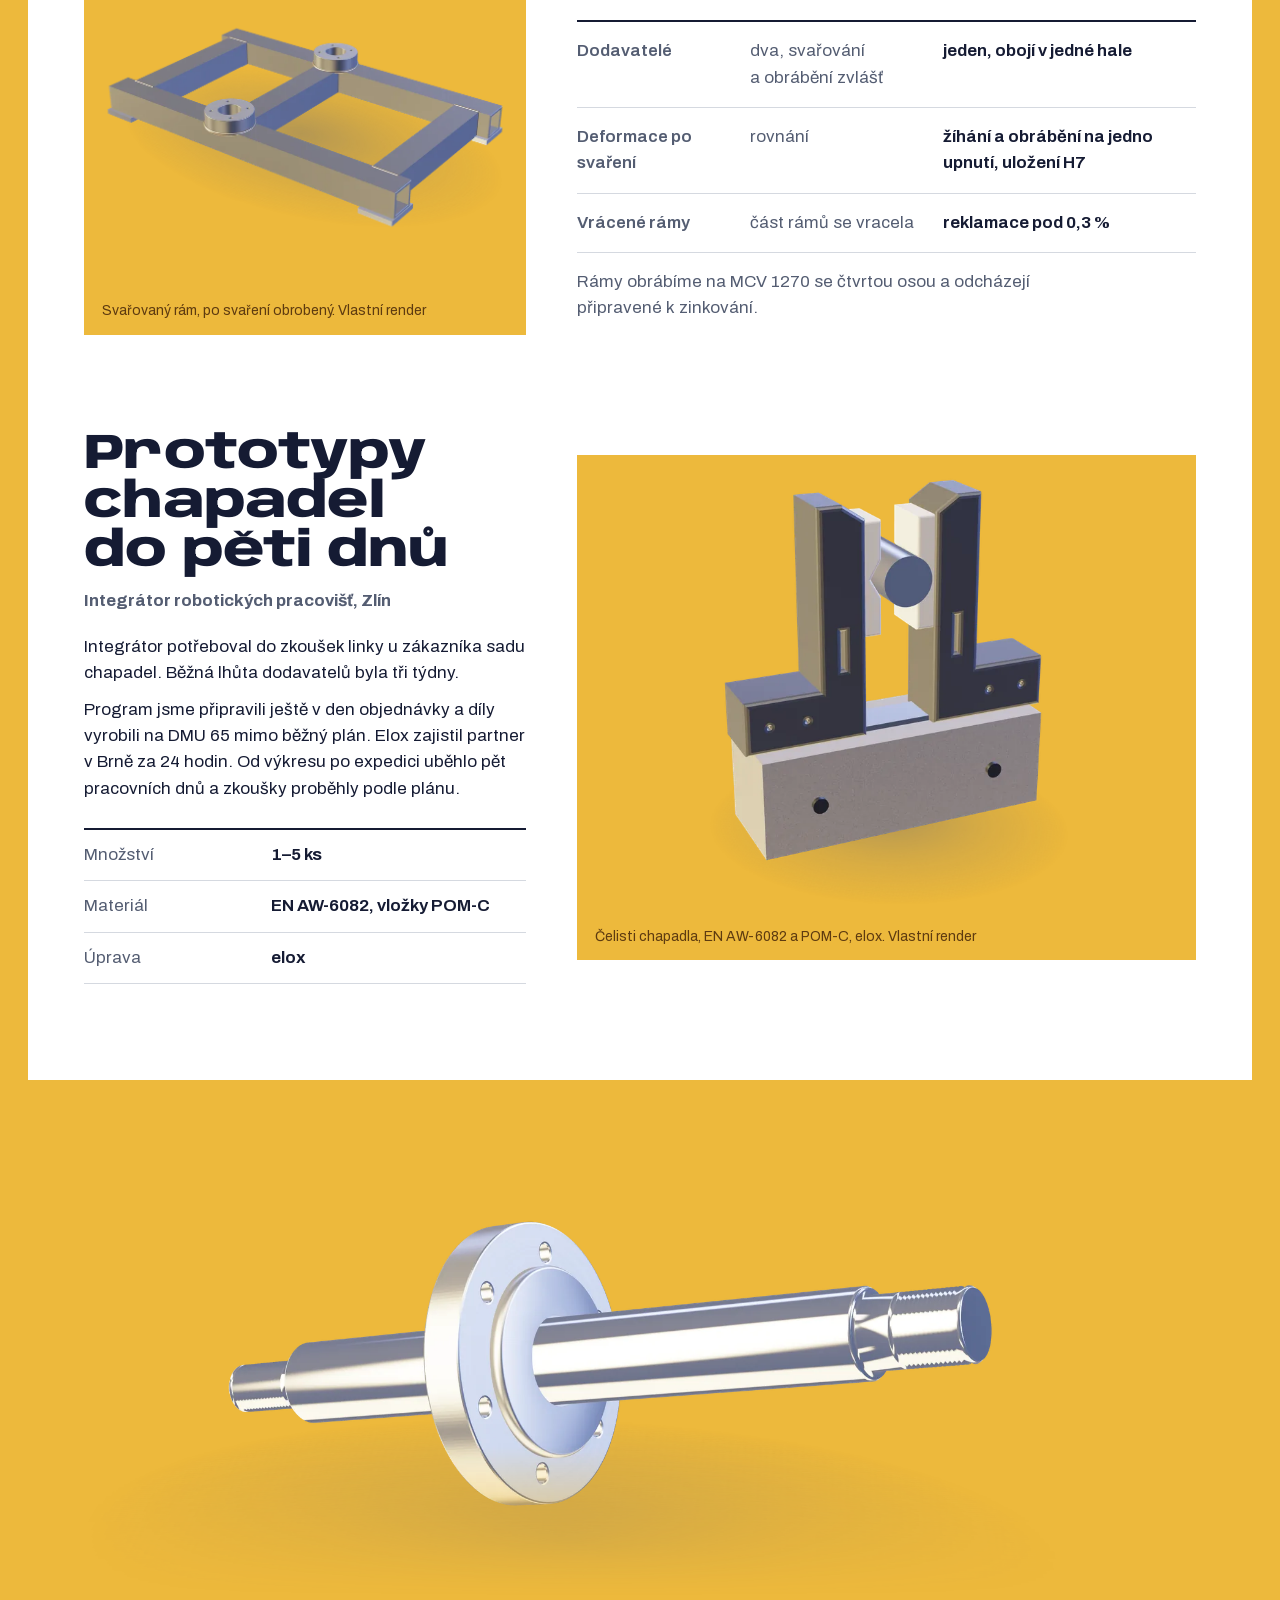
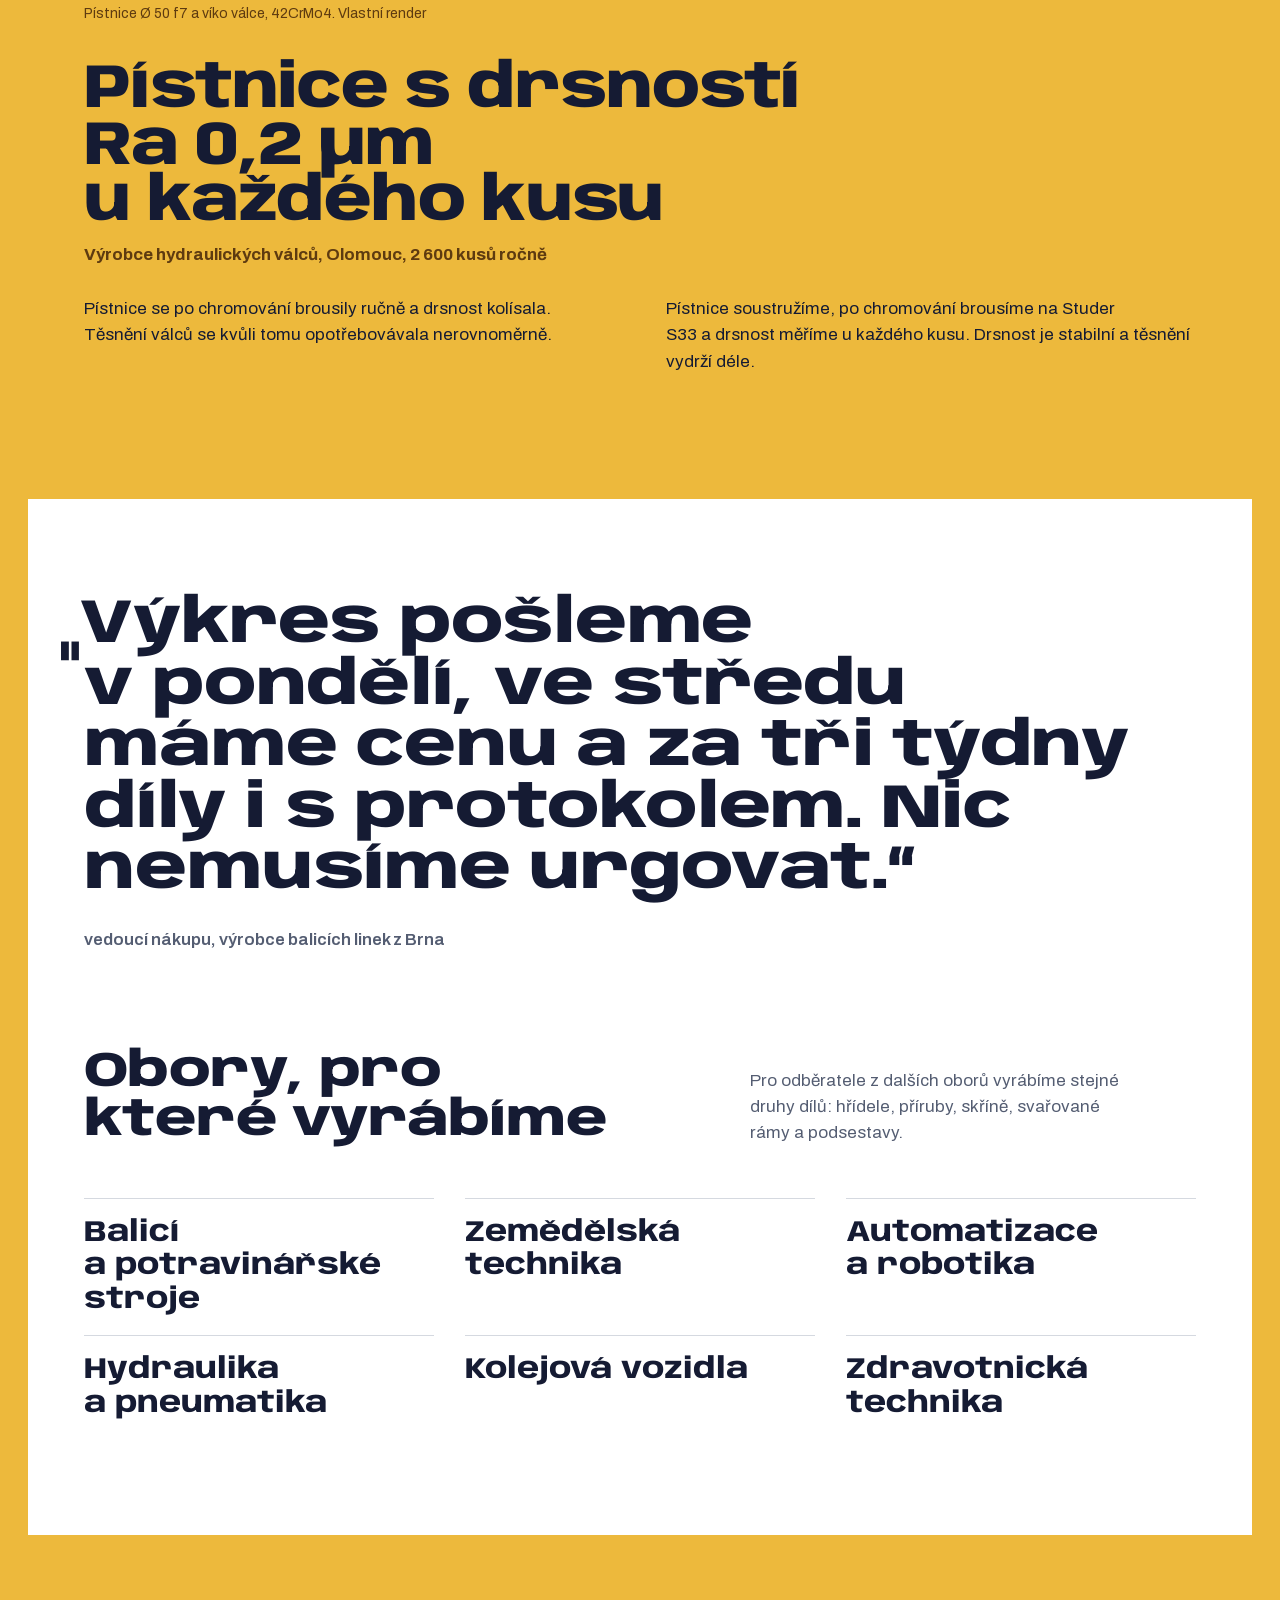
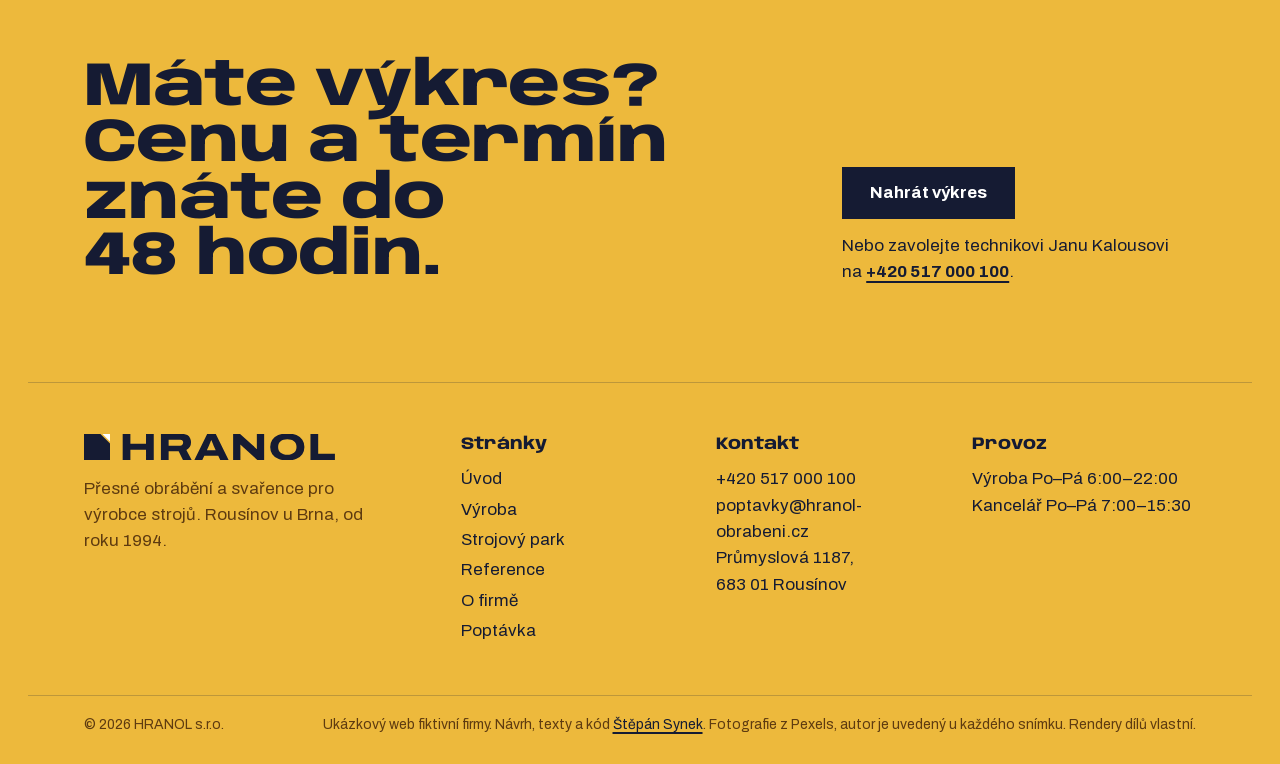
<file: reference.html>
<!doctype html>
<html lang="cs">
<head>
<meta charset="utf-8">
<meta name="viewport" content="width=device-width, initial-scale=1, viewport-fit=cover">
<title>Reference | HRANOL</title>
<meta name="description" content="Zakázky pro výrobce balicích linek, zemědělské techniky, robotických pracovišť a hydrauliky. Co jsme řešili a s jakým výsledkem.">
<!-- Ukázkový web fiktivní firmy: vyhledávače ho nemají indexovat. Na ostrém webu tento řádek smazat. -->
<meta name="robots" content="noindex, nofollow">
<meta name="theme-color" content="#edb93c">
<meta property="og:type" content="website">
<meta property="og:locale" content="cs_CZ">
<meta property="og:site_name" content="HRANOL s.r.o.">
<meta property="og:title" content="Reference | HRANOL">
<meta property="og:description" content="Zakázky pro výrobce balicích linek, zemědělské techniky, robotických pracovišť a hydrauliky. Co jsme řešili a s jakým výsledkem.">
<meta property="og:url" content="https://stepansynek.com/ukazka-hranol/reference.html">
<meta property="og:image" content="https://stepansynek.com/ukazka-hranol/assets/og.jpg">
<meta property="og:image:width" content="1200">
<meta property="og:image:height" content="630">
<meta name="twitter:card" content="summary_large_image">
<meta name="format-detection" content="telephone=no">
<link rel="icon" href="assets/favicon.svg" type="image/svg+xml">
<link rel="apple-touch-icon" href="assets/apple-touch-icon.png">
<link rel="preload" href="assets/fonts/anybody.woff2" as="font" type="font/woff2" crossorigin>
<link rel="preload" href="assets/fonts/archivo-latin.woff2" as="font" type="font/woff2" crossorigin>
<link rel="stylesheet" href="assets/styles.css">

<script defer src="assets/main.js"></script>
</head>
<body>
<a class="skip" href="#obsah">Přeskočit na obsah</a>
<div class="demo"><p>Ukázkový web fiktivní firmy HRANOL. Návrh, texty a&nbsp;kód: <a href="https://stepansynek.com" rel="author">Štěpán Synek</a></p></div>
<header class="fascia">
  <div class="fascia__bar">
    <a class="fascia__brand" href="index.html" aria-label="HRANOL, úvodní stránka"><svg class="logo" viewBox="0 -686 6645 686" aria-hidden="true"><g fill="currentColor"><path d="M0 -686H434L686 -434V0H0Z"/><path transform="translate(936 0)" d="M84.50048828125 0.0V-687.54345703125H288.12890625V-431.67333984375H700.783203125V-687.54345703125H904.41162109375V0.0H700.783203125V-267.783203125H288.12890625V0.0Z M1093.50048828125 0.0V-687.54345703125H1665.76025390625Q1740.93408203125 -687.54345703125 1790.1513671875 -656.684814453125Q1839.36865234375 -625.826171875 1863.9990234375 -575.424072265625Q1888.62939453125 -525.02197265625 1888.62939453125 -465.478515625Q1888.62939453125 -400.130859375 1857.6728515625 -346.630859375Q1826.71630859375 -293.130859375 1764.5205078125 -262.0439453125L1905.0859375 0.0H1675.392578125L1561.3486328125 -228.6962890625H1297.12890625V0.0ZM1297.12890625 -379.15185546875H1599.3046875Q1635.97900390625 -379.15185546875 1657.946533203125 -401.21728515625Q1679.9140625 -423.28271484375 1679.9140625 -459.76123046875Q1679.9140625 -484.41357421875 1670.0009765625 -501.65283203125Q1660.087890625 -518.89208984375 1642.163818359375 -527.76171875Q1624.23974609375 -536.63134765625 1599.3046875 -536.63134765625H1297.12890625Z M1976.3046875 0.0 2314.32666015625 -687.54345703125H2540.67236328125L2878.6943359375 0.0H2658.435546875L2606.478515625 -110.1748046875H2237.5205078125L2186.10693359375 0.0ZM2305.67236328125 -259.2607421875H2538.32666015625L2475.71728515625 -399.0009765625Q2471.80419921875 -408.37060546875 2464.749755859375 -425.52294921875Q2457.6953125 -442.67529296875 2450.097412109375 -462.186279296875Q2442.49951171875 -481.697265625 2436.08642578125 -498.468994140625Q2429.67333984375 -515.24072265625 2426.49951171875 -523.3056640625H2419.04296875Q2411.67333984375 -504.93603515625 2402.075439453125 -481.10986328125Q2392.4775390625 -457.28369140625 2383.60791015625 -434.9140625Q2374.73828125 -412.54443359375 2368.28173828125 -398.54443359375Z M2998.50048828125 0.0V-687.54345703125H3180.62939453125L3537.06494140625 -366.75927734375Q3546.2607421875 -359.02001953125 3560.45654296875 -344.9111328125Q3574.65234375 -330.80224609375 3590.076416015625 -315.693359375Q3605.50048828125 -300.58447265625 3617.32666015625 -288.388671875H3626.41357421875Q3625.95703125 -306.041015625 3625.272216796875 -333.193359375Q3624.58740234375 -360.345703125 3624.58740234375 -381.4326171875V-687.54345703125H3817.32470703125V0.0H3637.65234375L3289.9990234375 -313.9150390625Q3266.259765625 -335.02392578125 3240.0205078125 -360.817626953125Q3213.78125 -386.611328125 3197.955078125 -402.3505859375H3189.8681640625Q3190.32470703125 -388.80712890625 3190.78125 -360.111328125Q3191.23779296875 -331.41552734375 3191.23779296875 -298.11083984375V0.0Z M4427.881097593076 12.0Q4289.577889414168 12.0 4188.169559941459 -30.315185546875Q4086.76123046875 -72.63037109375 4031.902587890625 -152.13037109375Q3977.0439453125 -231.63037109375 3977.0439453125 -343.52697095435684Q3977.0439453125 -456.36962890625 4031.902587890625 -535.9130859375Q4086.76123046875 -615.45654296875 4188.169559941459 -657.5Q4289.577889414168 -699.54345703125 4427.881097593076 -699.54345703125Q4568.0 -699.54345703125 4668.902099609375 -657.5Q4769.80419921875 -615.45654296875 4824.662841796875 -535.9130859375Q4879.521484375 -456.36962890625 4879.521484375 -343.52697095435684Q4879.521484375 -231.63037109375 4824.662841796875 -152.13037109375Q4769.80419921875 -72.63037109375 4668.902099609375 -30.315185546875Q4568 12 4427.881097593076 12.0ZM4428.28271484375 -138.912109375Q4482.130859375 -138.912109375 4526.5224609375 -152.096923828125Q4570.9140625 -165.28173828125 4603.164306640625 -190.379638671875Q4635.41455078125 -215.4775390625 4652.838623046875 -251.66975911458334Q4670.2626953125 -287.8619791666667 4670.2626953125 -333.0V-356.54345703125Q4670.2626953125 -401.47828151755135 4652.838623046875 -437.27209974315065Q4635.41455078125 -473.06591796875 4603.164306640625 -497.89208984375Q4570.9140625 -522.71826171875 4526.5224609375 -535.6748046875Q4482.130859375 -548.63134765625 4428.28271484375 -548.63134765625Q4374.4345703125 -548.63134765625 4330.04296875 -535.6748046875Q4285.6513671875 -522.71826171875 4253.401123046875 -497.89208984375Q4221.15087890625 -473.06591796875 4203.955078125 -437.27209974315065Q4186.75927734375 -401.47828151755135 4186.75927734375 -356.54345703125V-333.0Q4186.75927734375 -287.8619791666667 4203.955078125 -251.66975911458334Q4221.15087890625 -215.4775390625 4253.401123046875 -190.379638671875Q4285.6513671875 -165.28173828125 4330.04296875 -152.096923828125Q4374.4345703125 -138.912109375 4428.28271484375 -138.912109375Z M5039.50048828125 0.0V-687.54345703125H5243.12890625V-163.89013671875H5684.5634765625V0.0Z"/></g><path class="logo__cut" d="M488 -686H686V-488Z"/></svg></a>
    <nav class="nav" id="nav" aria-label="Hlavní navigace"><ul><li><a href="vyroba.html" data-nav="vyroba">Výroba</a></li><li><a href="stroje.html" data-nav="stroje">Strojový park</a></li><li><a href="reference.html" data-nav="reference" aria-current="page">Reference</a></li><li><a href="o-firme.html" data-nav="o-firme">O&nbsp;firmě</a></li><li class="nav__cta"><a href="poptavka.html" data-nav="poptavka">Poptávka</a></li></ul></nav>
    <button class="search-btn" type="button" data-palette-open aria-haspopup="dialog" aria-keyshortcuts="Meta+K Control+K" aria-label="Hledat na webu">
      <svg viewBox="0 0 20 20" aria-hidden="true"><circle cx="8.5" cy="8.5" r="5.5"/><path d="m12.5 12.5 5 5"/></svg>
      <span class="search-btn__label">Hledat</span><kbd data-kbd>Ctrl K</kbd>
    </button>
    <a class="btn btn--ink btn--sm fascia__cta" href="poptavka.html" data-nav="poptavka">Poptávka</a>
    <button class="menu-btn" type="button" aria-expanded="false" aria-controls="nav">Menu</button>
  </div>
</header>
<div id="obsah" tabindex="-1">
<main data-page="reference">
<header class="phead">
  <nav class="crumbs" aria-label="Drobečková navigace"><a href="index.html">Úvod</a><span aria-hidden="true">/</span><span aria-current="page">Reference</span></nav>
  <div class="phead__row">
    <h1 class="display phead__title">Reference</h1>
    <p class="lead phead__lead">Jména odběratelů nezveřejňujeme, jejich know-how chráníme stejně jako to vaše. Když budete chtít, s&nbsp;některými vás rádi propojíme.</p>
  </div>
</header>

<div class="sheet cases">
  <article class="case case--wide" id="ref-baleni" aria-labelledby="c-baleni">
    <figure class="case__tile tile">
      <img src="assets/img/ref-hvezdice-1600.webp" srcset="assets/img/ref-hvezdice-900.webp 900w, assets/img/ref-hvezdice-1600.webp 1600w" sizes="(min-width: 1080px) 92vw, 100vw" width="1600" height="1200" loading="lazy" decoding="async" alt="Hliníková hvězdice z balicí linky s deseti kapsami pro lahve a nábojem s drážkou pro pero.">
      <figcaption class="credit">Hvězdice a&nbsp;vodítka, EN&nbsp;AW-7075. Vlastní render</figcaption>
    </figure>
    <div class="case__head">
      <h2 class="h2" id="c-baleni">Formátové díly z&nbsp;hliníku</h2>
      <p class="case__client">Výrobce balicích linek, Brno</p>
    </div>
    <div class="case__story">
      <p><strong>Výchozí stav.</strong> Hvězdice a&nbsp;vodítka dodával subdodavatel z&nbsp;Bavorska s&nbsp;lhůtou devět týdnů. Každá změna formátu linky tak čekala dva měsíce.</p>
      <p><strong>Řešení.</strong> Díly obrábíme na Hermle s&nbsp;paletovým zásobníkem. Pro opakované varianty máme připravené programy i&nbsp;přípravky.</p>
      <p><strong>Výsledek.</strong> Lhůta tři týdny a&nbsp;cena za kus o&nbsp;14&nbsp;% nižší. Ročně 1&nbsp;400&nbsp;kusů ve 22&nbsp;variantách z&nbsp;EN&nbsp;AW-7075.</p>
    </div>
  </article>

  <article class="case case--compare" id="ref-ramy" aria-labelledby="c-ramy">
    <div class="case__head">
      <h2 class="h2" id="c-ramy">Svařované rámy obráběné po svaření</h2>
      <p class="case__client">Výrobce zemědělské techniky, Vysočina, 320&nbsp;sad ročně z&nbsp;S355J2</p>
    </div>
    <figure class="case__tile tile">
      <img src="assets/img/ref-ram-1600.webp" srcset="assets/img/ref-ram-900.webp 900w, assets/img/ref-ram-1600.webp 1600w" sizes="(min-width: 1080px) 40vw, 100vw" width="1600" height="1200" loading="lazy" decoding="async" alt="Svařovaný rám z jeklů s dvěma obrobenými ložiskovými domky a obrobenými patkami.">
      <figcaption class="credit">Svařovaný rám, po svaření obrobený. Vlastní render</figcaption>
    </figure>
    <div class="table-scroll case__compare">
      <table class="compare">
        <caption class="sr-only">Výroba rámů dřív a&nbsp;u&nbsp;nás</caption>
        <thead><tr><th scope="col"><span class="sr-only">Hledisko</span></th><th scope="col">Dřív</th><th scope="col">U&nbsp;nás</th></tr></thead>
        <tbody>
          <tr><th scope="row">Dodavatelé</th><td data-label="Dřív">dva, svařování a&nbsp;obrábění zvlášť</td><td data-label="U nás">jeden, obojí v&nbsp;jedné hale</td></tr>
          <tr><th scope="row">Deformace po svaření</th><td data-label="Dřív">rovnání</td><td data-label="U nás">žíhání a&nbsp;obrábění na jedno upnutí, uložení H7</td></tr>
          <tr><th scope="row">Vrácené rámy</th><td data-label="Dřív">část rámů se vracela</td><td data-label="U nás">reklamace pod 0,3&nbsp;%</td></tr>
        </tbody>
      </table>
      <p class="case__note">Rámy obrábíme na MCV 1270&nbsp;se čtvrtou osou a&nbsp;odcházejí připravené k&nbsp;zinkování.</p>
    </div>
  </article>

  <article class="case case--flip" id="ref-chapadla" aria-labelledby="c-chapadla">
    <figure class="case__tile tile">
      <img src="assets/img/ref-celisti-1600.webp" srcset="assets/img/ref-celisti-900.webp 900w, assets/img/ref-celisti-1600.webp 1600w" sizes="(min-width: 1080px) 40vw, 100vw" width="1600" height="1200" loading="lazy" decoding="async" alt="Pár černě eloxovaných čelistí s vložkami z POM-C, upnutých na pneumatickém chapadle, drží hliníkový čep.">
      <figcaption class="credit">Čelisti chapadla, EN&nbsp;AW-6082&nbsp;a&nbsp;POM-C, elox. Vlastní render</figcaption>
    </figure>
    <div class="case__body">
      <h2 class="h2" id="c-chapadla">Prototypy chapadel do pěti dnů</h2>
      <p class="case__client">Integrátor robotických pracovišť, Zlín</p>
      <div class="case__story">
        <p>Integrátor potřeboval do zkoušek linky u&nbsp;zákazníka sadu chapadel. Běžná lhůta dodavatelů byla tři týdny.</p>
        <p>Program jsme připravili ještě v&nbsp;den objednávky a&nbsp;díly vyrobili na DMU 65&nbsp;mimo běžný plán. Elox zajistil partner v&nbsp;Brně za 24&nbsp;hodin. Od výkresu po expedici uběhlo pět pracovních dnů a&nbsp;zkoušky proběhly podle plánu.</p>
      </div>
      <dl class="specs">
        <div><dt>Množství</dt><dd>1–5&nbsp;ks</dd></div>
        <div><dt>Materiál</dt><dd>EN&nbsp;AW-6082, vložky POM-C</dd></div>
        <div><dt>Úprava</dt><dd>elox</dd></div>
      </dl>
    </div>
  </article>
</div>

<section class="interlude case case--band" id="ref-hydraulika" aria-labelledby="c-hydraulika">
  <figure class="case__band">
    <img src="assets/img/ref-pistnice-1600.webp" srcset="assets/img/ref-pistnice-900.webp 900w, assets/img/ref-pistnice-1600.webp 1600w" sizes="(min-width: 1080px) 80vw, 100vw" width="1600" height="1199" loading="lazy" decoding="async" alt="Chromovaná pístnice se závity na obou koncích a nasunutým soustruženým víkem válce.">
    <figcaption class="credit">Pístnice Ø&nbsp;50&nbsp;f7&nbsp;a&nbsp;víko válce, 42CrMo4. Vlastní render</figcaption>
  </figure>
  <div class="case__head">
    <h2 class="display case__title" id="c-hydraulika">Pístnice s&nbsp;drsností Ra&nbsp;0,2&nbsp;µm u&nbsp;každého kusu</h2>
    <p class="case__client">Výrobce hydraulických válců, Olomouc, 2&nbsp;600&nbsp;kusů ročně</p>
  </div>
  <div class="case__story case__story--cols">
    <p>Pístnice se po chromování brousily ručně a&nbsp;drsnost kolísala. Těsnění válců se kvůli tomu opotřebovávala nerovnoměrně.</p>
    <p>Pístnice soustružíme, po chromování brousíme na Studer S33&nbsp;a&nbsp;drsnost měříme u&nbsp;každého kusu. Drsnost je stabilní a&nbsp;těsnění vydrží déle.</p>
  </div>
</section>

<div class="sheet">
  <figure class="sec quote" aria-label="Co o nás říkají odběratelé">
    <blockquote><p class="display quote__text">„Výkres pošleme v&nbsp;pondělí, ve středu máme cenu a&nbsp;za tři týdny díly i&nbsp;s&nbsp;protokolem. Nic nemusíme urgovat.“</p></blockquote>
    <figcaption class="quote__by">vedoucí nákupu, výrobce balicích linek z&nbsp;Brna</figcaption>
  </figure>

  <section class="sec" aria-labelledby="obory-title">
    <div class="sec__head">
      <h2 class="h2" id="obory-title">Obory, pro které vyrábíme</h2>
      <p class="sec__aside">Pro odběratele z&nbsp;dalších oborů vyrábíme stejné druhy dílů: hřídele, příruby, skříně, svařované rámy a&nbsp;podsestavy.</p>
    </div>
    <ul class="sectors">
      <li>Balicí a&nbsp;potravinářské stroje</li>
      <li>Zemědělská technika</li>
      <li>Automatizace a&nbsp;robotika</li>
      <li>Hydraulika a&nbsp;pneumatika</li>
      <li>Kolejová vozidla</li>
      <li>Zdravotnická technika</li>
    </ul>
  </section>
</div>

</main>
</div>
<footer class="ftr">
  <section class="close" aria-labelledby="close-title" data-ftr-cta>
    <h2 class="display close__title" id="close-title">Máte výkres? Cenu a&nbsp;termín znáte do 48&nbsp;hodin.</h2>
    <div class="close__act">
      <a class="btn btn--ink" href="poptavka.html">Nahrát výkres</a>
      <p>Nebo zavolejte technikovi Janu Kalousovi na <a href="tel:+420517000100">+420&nbsp;517&nbsp;000&nbsp;100</a>.</p>
    </div>
  </section>
  <div class="ftr__grid">
    <div class="ftr__brand">
      <a class="fascia__brand" href="index.html" aria-label="HRANOL, úvodní stránka"><svg class="logo" viewBox="0 -686 6645 686" aria-hidden="true"><g fill="currentColor"><path d="M0 -686H434L686 -434V0H0Z"/><path transform="translate(936 0)" d="M84.50048828125 0.0V-687.54345703125H288.12890625V-431.67333984375H700.783203125V-687.54345703125H904.41162109375V0.0H700.783203125V-267.783203125H288.12890625V0.0Z M1093.50048828125 0.0V-687.54345703125H1665.76025390625Q1740.93408203125 -687.54345703125 1790.1513671875 -656.684814453125Q1839.36865234375 -625.826171875 1863.9990234375 -575.424072265625Q1888.62939453125 -525.02197265625 1888.62939453125 -465.478515625Q1888.62939453125 -400.130859375 1857.6728515625 -346.630859375Q1826.71630859375 -293.130859375 1764.5205078125 -262.0439453125L1905.0859375 0.0H1675.392578125L1561.3486328125 -228.6962890625H1297.12890625V0.0ZM1297.12890625 -379.15185546875H1599.3046875Q1635.97900390625 -379.15185546875 1657.946533203125 -401.21728515625Q1679.9140625 -423.28271484375 1679.9140625 -459.76123046875Q1679.9140625 -484.41357421875 1670.0009765625 -501.65283203125Q1660.087890625 -518.89208984375 1642.163818359375 -527.76171875Q1624.23974609375 -536.63134765625 1599.3046875 -536.63134765625H1297.12890625Z M1976.3046875 0.0 2314.32666015625 -687.54345703125H2540.67236328125L2878.6943359375 0.0H2658.435546875L2606.478515625 -110.1748046875H2237.5205078125L2186.10693359375 0.0ZM2305.67236328125 -259.2607421875H2538.32666015625L2475.71728515625 -399.0009765625Q2471.80419921875 -408.37060546875 2464.749755859375 -425.52294921875Q2457.6953125 -442.67529296875 2450.097412109375 -462.186279296875Q2442.49951171875 -481.697265625 2436.08642578125 -498.468994140625Q2429.67333984375 -515.24072265625 2426.49951171875 -523.3056640625H2419.04296875Q2411.67333984375 -504.93603515625 2402.075439453125 -481.10986328125Q2392.4775390625 -457.28369140625 2383.60791015625 -434.9140625Q2374.73828125 -412.54443359375 2368.28173828125 -398.54443359375Z M2998.50048828125 0.0V-687.54345703125H3180.62939453125L3537.06494140625 -366.75927734375Q3546.2607421875 -359.02001953125 3560.45654296875 -344.9111328125Q3574.65234375 -330.80224609375 3590.076416015625 -315.693359375Q3605.50048828125 -300.58447265625 3617.32666015625 -288.388671875H3626.41357421875Q3625.95703125 -306.041015625 3625.272216796875 -333.193359375Q3624.58740234375 -360.345703125 3624.58740234375 -381.4326171875V-687.54345703125H3817.32470703125V0.0H3637.65234375L3289.9990234375 -313.9150390625Q3266.259765625 -335.02392578125 3240.0205078125 -360.817626953125Q3213.78125 -386.611328125 3197.955078125 -402.3505859375H3189.8681640625Q3190.32470703125 -388.80712890625 3190.78125 -360.111328125Q3191.23779296875 -331.41552734375 3191.23779296875 -298.11083984375V0.0Z M4427.881097593076 12.0Q4289.577889414168 12.0 4188.169559941459 -30.315185546875Q4086.76123046875 -72.63037109375 4031.902587890625 -152.13037109375Q3977.0439453125 -231.63037109375 3977.0439453125 -343.52697095435684Q3977.0439453125 -456.36962890625 4031.902587890625 -535.9130859375Q4086.76123046875 -615.45654296875 4188.169559941459 -657.5Q4289.577889414168 -699.54345703125 4427.881097593076 -699.54345703125Q4568.0 -699.54345703125 4668.902099609375 -657.5Q4769.80419921875 -615.45654296875 4824.662841796875 -535.9130859375Q4879.521484375 -456.36962890625 4879.521484375 -343.52697095435684Q4879.521484375 -231.63037109375 4824.662841796875 -152.13037109375Q4769.80419921875 -72.63037109375 4668.902099609375 -30.315185546875Q4568 12 4427.881097593076 12.0ZM4428.28271484375 -138.912109375Q4482.130859375 -138.912109375 4526.5224609375 -152.096923828125Q4570.9140625 -165.28173828125 4603.164306640625 -190.379638671875Q4635.41455078125 -215.4775390625 4652.838623046875 -251.66975911458334Q4670.2626953125 -287.8619791666667 4670.2626953125 -333.0V-356.54345703125Q4670.2626953125 -401.47828151755135 4652.838623046875 -437.27209974315065Q4635.41455078125 -473.06591796875 4603.164306640625 -497.89208984375Q4570.9140625 -522.71826171875 4526.5224609375 -535.6748046875Q4482.130859375 -548.63134765625 4428.28271484375 -548.63134765625Q4374.4345703125 -548.63134765625 4330.04296875 -535.6748046875Q4285.6513671875 -522.71826171875 4253.401123046875 -497.89208984375Q4221.15087890625 -473.06591796875 4203.955078125 -437.27209974315065Q4186.75927734375 -401.47828151755135 4186.75927734375 -356.54345703125V-333.0Q4186.75927734375 -287.8619791666667 4203.955078125 -251.66975911458334Q4221.15087890625 -215.4775390625 4253.401123046875 -190.379638671875Q4285.6513671875 -165.28173828125 4330.04296875 -152.096923828125Q4374.4345703125 -138.912109375 4428.28271484375 -138.912109375Z M5039.50048828125 0.0V-687.54345703125H5243.12890625V-163.89013671875H5684.5634765625V0.0Z"/></g><path class="logo__cut" d="M488 -686H686V-488Z"/></svg></a>
      <p>Přesné obrábění a&nbsp;svařence pro výrobce strojů. Rousínov u&nbsp;Brna, od roku 1994.</p>
    </div>
    <nav aria-label="Stránky"><h2 class="ftr__h">Stránky</h2><ul><li><a href="index.html">Úvod</a></li><li><a href="vyroba.html">Výroba</a></li><li><a href="stroje.html">Strojový park</a></li><li><a href="reference.html">Reference</a></li><li><a href="o-firme.html">O&nbsp;firmě</a></li><li><a href="poptavka.html">Poptávka</a></li></ul></nav>
    <div><h2 class="ftr__h">Kontakt</h2><p><a href="tel:+420517000100">+420&nbsp;517&nbsp;000&nbsp;100</a><br><a href="mailto:poptavky@hranol-obrabeni.cz">poptavky@hranol-obrabeni.cz</a><br>Průmyslová 1187, 683&nbsp;01&nbsp;Rousínov</p></div>
    <div><h2 class="ftr__h">Provoz</h2><p>Výroba Po–Pá 6:00–22:00<br>Kancelář Po–Pá 7:00–15:30</p></div>
  </div>
  <div class="ftr__legal">
    <p>© 2026&nbsp;HRANOL s.r.o.</p>
    <p>Ukázkový web fiktivní firmy. Návrh, texty a&nbsp;kód <a href="https://stepansynek.com" rel="author">Štěpán Synek</a>. Fotografie z&nbsp;Pexels, autor je uvedený u&nbsp;každého snímku. Rendery dílů vlastní.</p>
  </div>
</footer>
<dialog class="palette" id="palette" aria-label="Hledat na webu">
  <div class="palette__box">
    <div class="palette__field">
      <svg viewBox="0 0 20 20" aria-hidden="true"><circle cx="8.5" cy="8.5" r="5.5"/><path d="m13 13 4 4"/></svg>
      <input id="palette-q" type="text" placeholder="Hledat stroj, materiál, technologii…" autocomplete="off" spellcheck="false" role="combobox" aria-expanded="true" aria-controls="palette-list" aria-autocomplete="list" aria-label="Hledat">
    </div>
    <ul class="palette__list" id="palette-list" role="listbox" aria-label="Výsledky"></ul>
    <p class="palette__empty" id="palette-empty" hidden>Nic jsme nenašli. Zkuste třeba „hliník“, „soustružení“ nebo „DMU“.</p>
    <p class="palette__foot"><span><kbd>↑</kbd> <kbd>↓</kbd> výběr</span><span><kbd>Enter</kbd> otevřít</span><span><kbd>Esc</kbd> zavřít</span></p>
  </div>
</dialog>
<script type="application/json" id="search-index">[{"group": "Stránky", "title": "Úvod", "page": "domu", "anchor": "", "keys": "domů hlavní stránka"}, {"group": "Stránky", "title": "Výroba", "page": "vyroba", "anchor": "", "keys": "technologie služby"}, {"group": "Stránky", "title": "Strojový park", "page": "stroje", "anchor": "", "keys": "stroje vybavení"}, {"group": "Stránky", "title": "Reference", "page": "reference", "anchor": "", "keys": "zakázky případové studie"}, {"group": "Stránky", "title": "O firmě", "page": "o-firme", "anchor": "", "keys": "historie lidé"}, {"group": "Stránky", "title": "Poptávka", "page": "poptavka", "anchor": "", "keys": "nacenění cena výkres kontakt"}, {"group": "Technologie", "title": "Frézování", "page": "vyroba", "anchor": "frezovani", "keys": "cnc 5osé 3osé fréza obrábění hliník skříně"}, {"group": "Technologie", "title": "Soustružení", "page": "vyroba", "anchor": "soustruzeni", "keys": "cnc soustruh hřídel"}, {"group": "Technologie", "title": "Broušení na kulato", "page": "vyroba", "anchor": "brouseni", "keys": "bruska drsnost ra"}, {"group": "Technologie", "title": "Svařování", "page": "vyroba", "anchor": "svarovani", "keys": "mig mag tig svářeč rám"}, {"group": "Technologie", "title": "Montáž podsestav", "page": "vyroba", "anchor": "montaz", "keys": "sestava kompletace"}, {"group": "Technologie", "title": "Povrchové úpravy", "page": "vyroba", "anchor": "upravy", "keys": "elox zinek kalení lakování nikl hliník nitridace"}, {"group": "Technologie", "title": "Materiály", "page": "vyroba", "anchor": "materialy", "keys": "ocel nerez hliník mosaz bronz plast pom peek 7075 6082 1.4301 42crmo4"}, {"group": "Technologie", "title": "Kvalita a dokumentace", "page": "vyroba", "anchor": "kvalita", "keys": "protokol atest iso 3.1"}, {"group": "Nástroje", "title": "Vejde se váš díl?", "page": "stroje", "anchor": "overeni", "keys": "rozměry obálka pracovní prostor"}, {"group": "Nástroje", "title": "Volná kapacita", "page": "domu", "anchor": "kapacita", "keys": "vytížení termín volno týden"}, {"group": "Firma", "title": "Hala", "page": "o-firme", "anchor": "hala", "keys": "půdorys provoz obrobna svařovna měrovna sklad expedice"}, {"group": "Firma", "title": "Lidé a kontakty", "page": "o-firme", "anchor": "lide", "keys": "kalous svobodová hrubý kontakt technik kvalita telefon"}, {"group": "Firma", "title": "Kariéra", "page": "o-firme", "anchor": "kariera", "keys": "práce volná místa operátor svářeč"}, {"group": "Firma", "title": "Certifikace", "page": "o-firme", "anchor": "certifikace", "keys": "iso 9001 3834"}, {"group": "Firma", "title": "Časté otázky", "page": "poptavka", "anchor": "faq", "keys": "nda formáty minimální množství export"}, {"group": "Reference", "title": "Formátové díly z hliníku", "page": "reference", "anchor": "ref-baleni", "keys": "balicí linky hvězdice 7075"}, {"group": "Reference", "title": "Svařované rámy", "page": "reference", "anchor": "ref-ramy", "keys": "zemědělská technika rám s355"}, {"group": "Reference", "title": "Prototypy chapadel", "page": "reference", "anchor": "ref-chapadla", "keys": "robotika chapadlo elox pom"}, {"group": "Reference", "title": "Pístnice s drsností Ra 0,2 µm", "page": "reference", "anchor": "ref-hydraulika", "keys": "hydraulika chrom broušení 42crmo4 víko válce"}, {"group": "Stroje", "title": "DMG MORI DMU 65 monoBLOCK", "page": "stroje", "anchor": "stroj-dmu65", "keys": "5osé frézování Heidenhain TNC 640, sonda Renishaw"}, {"group": "Stroje", "title": "Hermle C 42 U", "page": "stroje", "anchor": "stroj-hermle", "keys": "5osé frézování paletový zásobník na 12 palet, provoz bez obsluhy"}, {"group": "Stroje", "title": "Kovosvit MAS MCV 1270", "page": "stroje", "anchor": "stroj-mcv1270", "keys": "3osé frézování 4. osa, otočný stůl"}, {"group": "Stroje", "title": "Mazak QUICK TURN 250MY", "page": "stroje", "anchor": "stroj-qt250", "keys": "soustružení osa Y, poháněné nástroje, podavač tyčí do Ø 65 mm"}, {"group": "Stroje", "title": "Kovosvit MAS SP 430 SY", "page": "stroje", "anchor": "stroj-sp430", "keys": "soustružení protivřeteno, osa Y"}, {"group": "Stroje", "title": "Studer S33", "page": "stroje", "anchor": "stroj-s33", "keys": "broušení na kulato vnější i vnitřní broušení"}, {"group": "Stroje", "title": "Fronius TPS 400i", "page": "stroje", "anchor": "stroj-tps400", "keys": "svařování MIG/MAG pulzní svařování, polohovadla do 2,5 t"}, {"group": "Stroje", "title": "Fronius MagicWave 230i", "page": "stroje", "anchor": "stroj-magicwave", "keys": "svařování TIG nerez a hliník"}, {"group": "Stroje", "title": "Zeiss CONTURA 10/12/6", "page": "stroje", "anchor": "stroj-contura", "keys": "3D měření MPE_E 1,8 + L/300 µm, měrovna 20 ± 1 °C"}]</script>
</body>
</html>
</file>
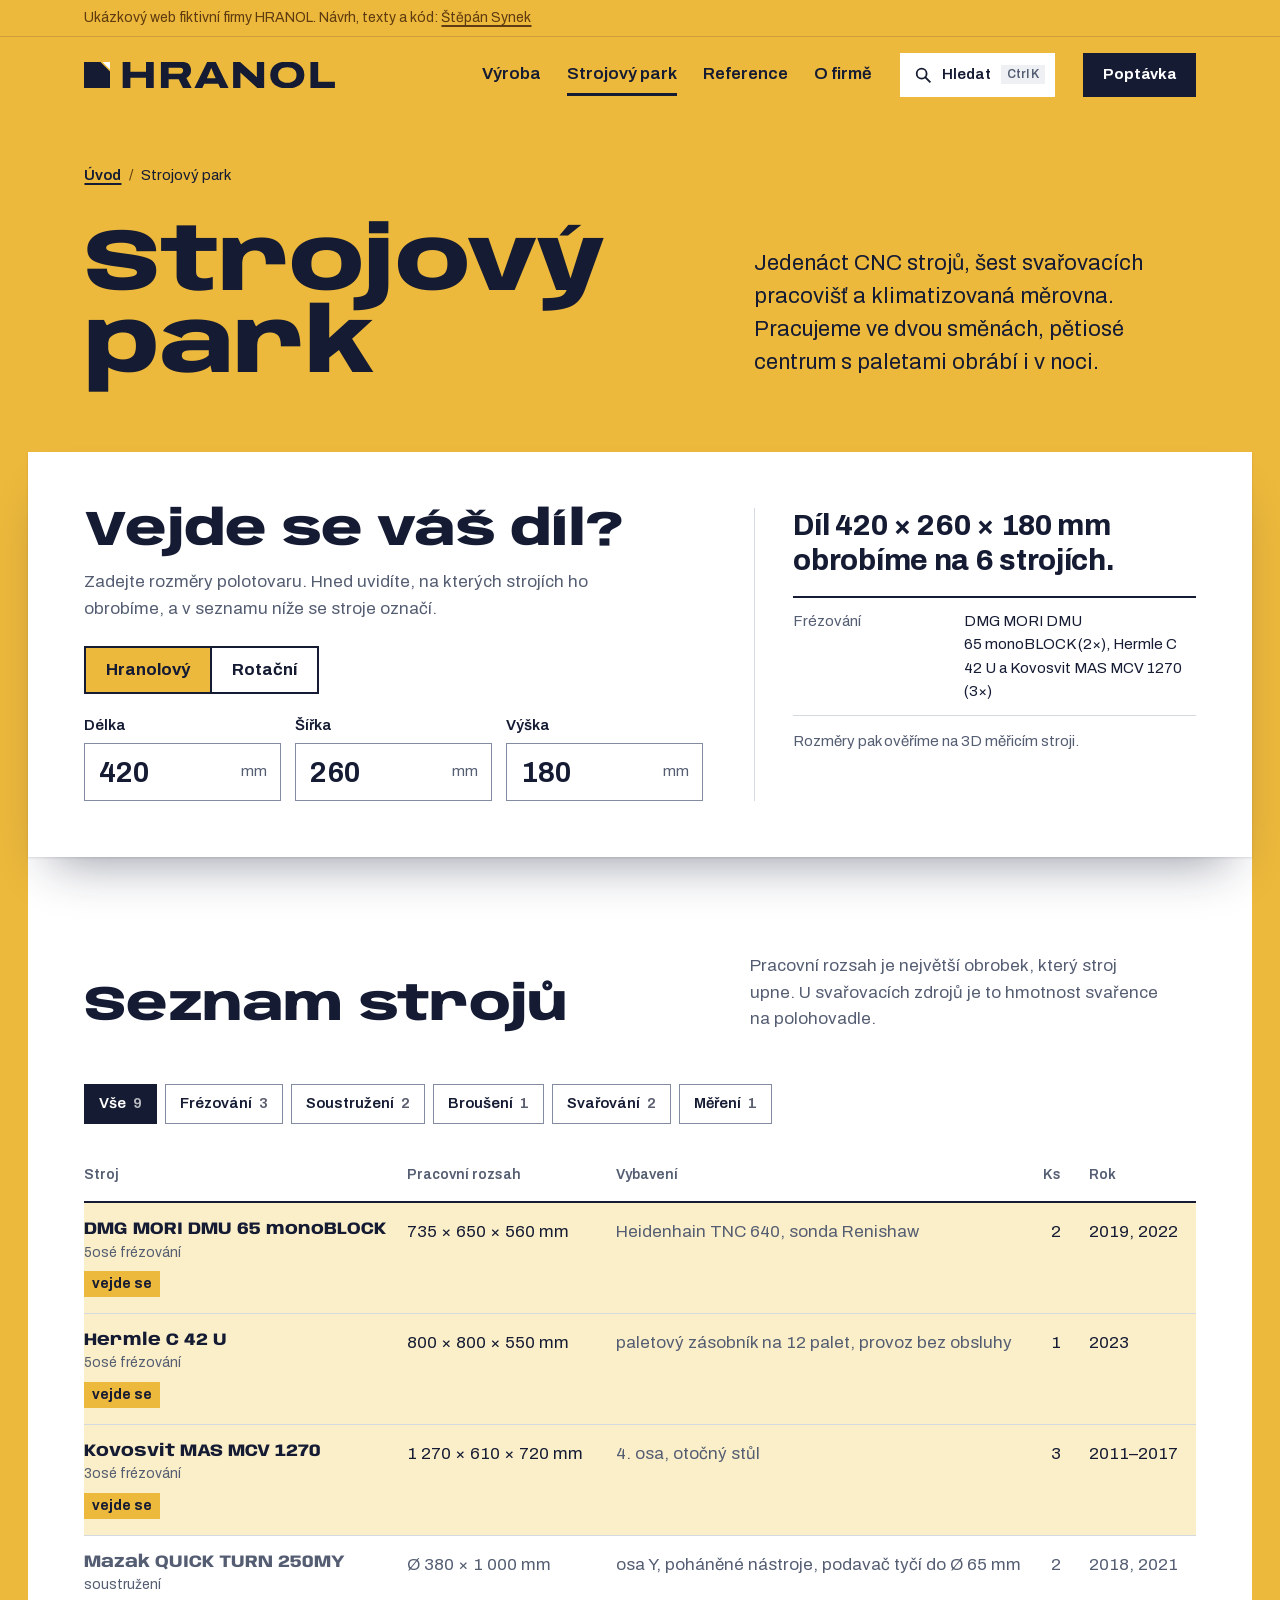
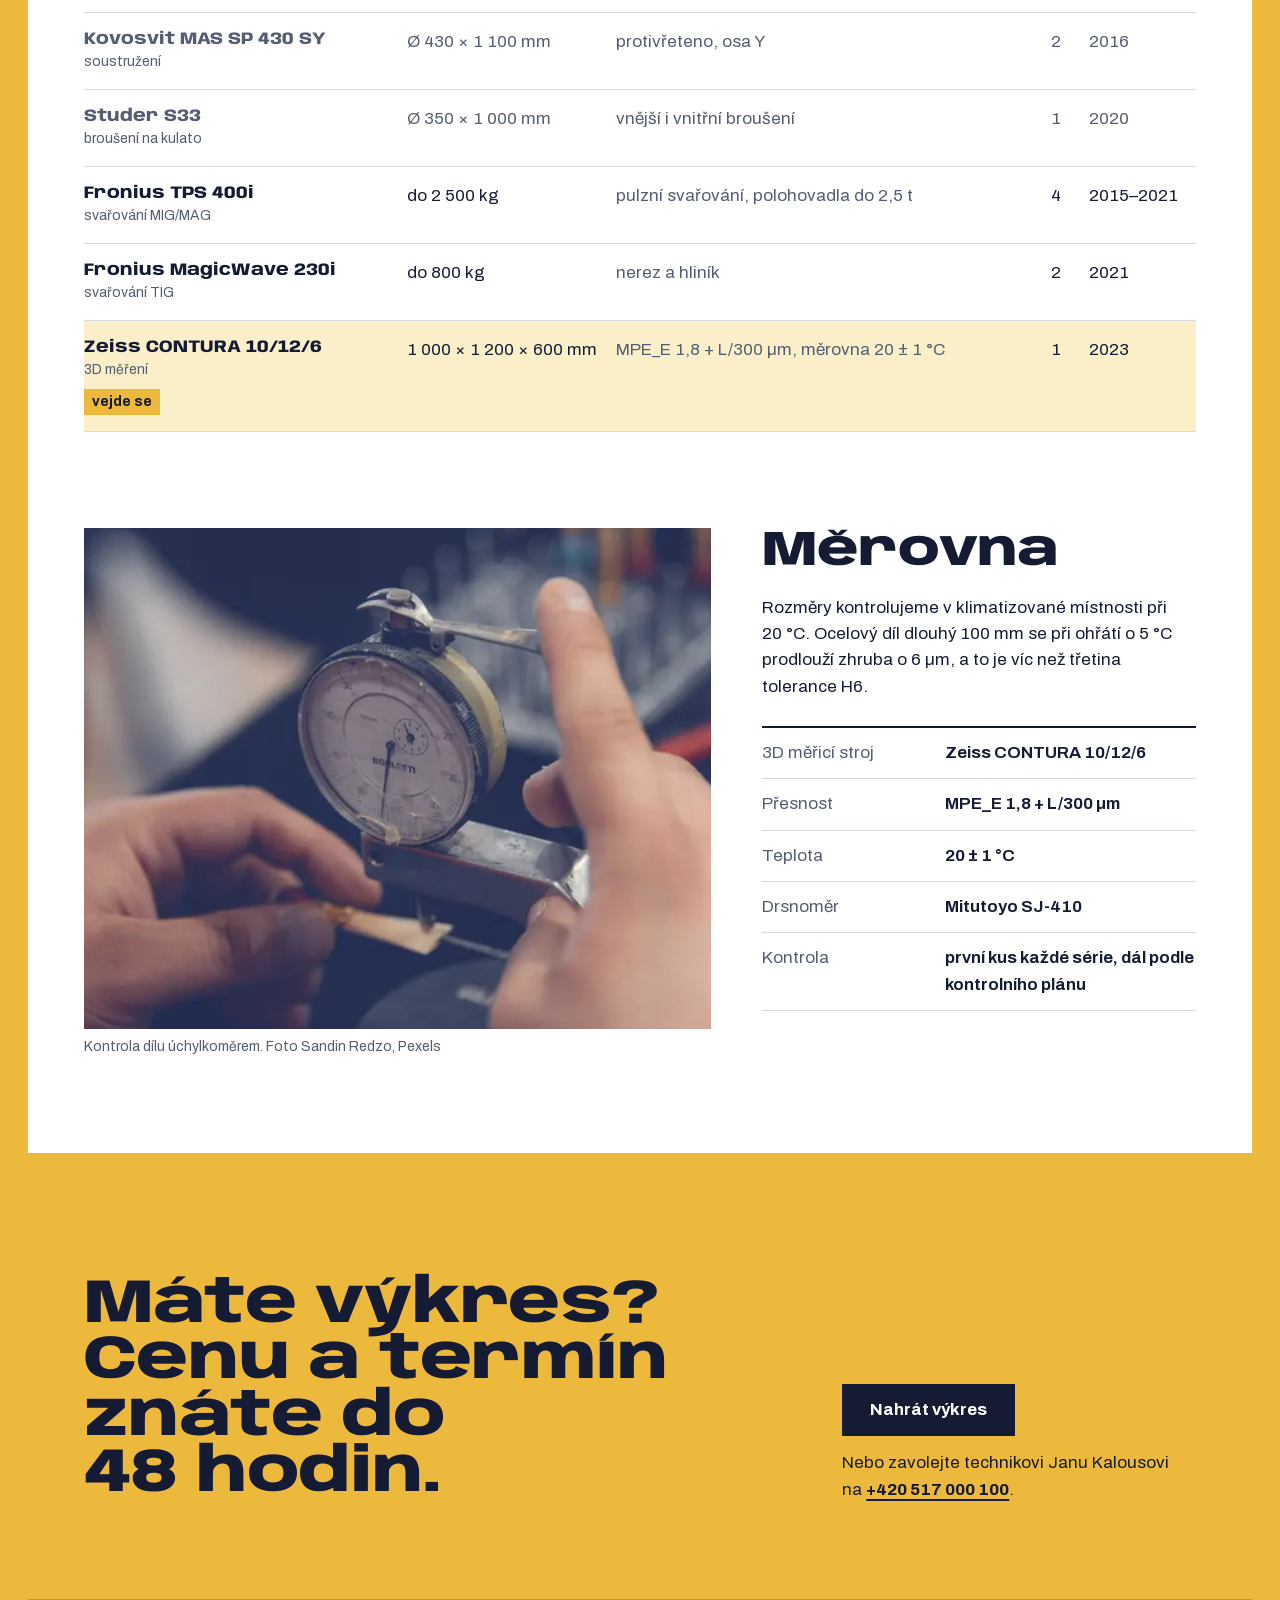
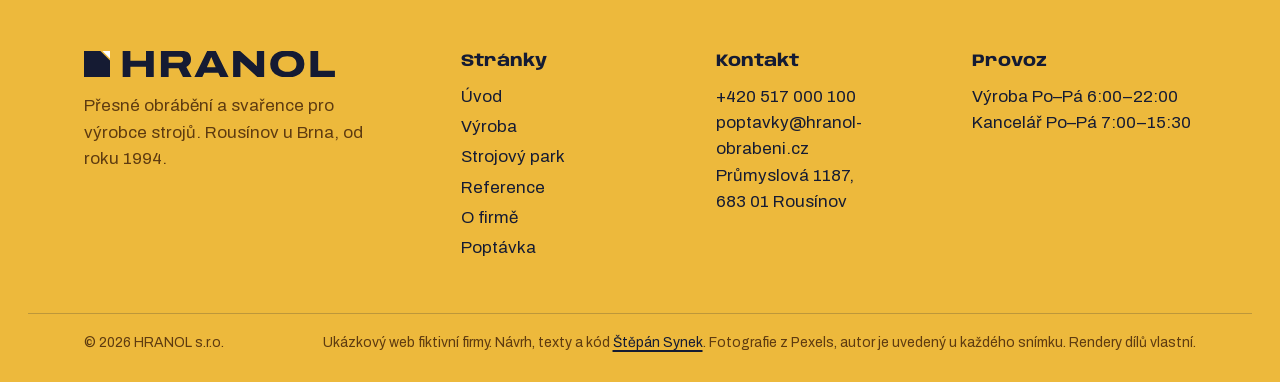
<file: stroje.html>
<!doctype html>
<html lang="cs">
<head>
<meta charset="utf-8">
<meta name="viewport" content="width=device-width, initial-scale=1, viewport-fit=cover">
<title>Strojový park | HRANOL</title>
<meta name="description" content="Jedenáct CNC strojů, šest svařovacích pracovišť a klimatizovaná měrovna. Ověřte si, jestli se váš díl vejde do našich strojů.">
<!-- Ukázkový web fiktivní firmy: vyhledávače ho nemají indexovat. Na ostrém webu tento řádek smazat. -->
<meta name="robots" content="noindex, nofollow">
<meta name="theme-color" content="#edb93c">
<meta property="og:type" content="website">
<meta property="og:locale" content="cs_CZ">
<meta property="og:site_name" content="HRANOL s.r.o.">
<meta property="og:title" content="Strojový park | HRANOL">
<meta property="og:description" content="Jedenáct CNC strojů, šest svařovacích pracovišť a klimatizovaná měrovna. Ověřte si, jestli se váš díl vejde do našich strojů.">
<meta property="og:url" content="https://stepansynek.com/ukazka-hranol/stroje.html">
<meta property="og:image" content="https://stepansynek.com/ukazka-hranol/assets/og.jpg">
<meta property="og:image:width" content="1200">
<meta property="og:image:height" content="630">
<meta name="twitter:card" content="summary_large_image">
<meta name="format-detection" content="telephone=no">
<link rel="icon" href="assets/favicon.svg" type="image/svg+xml">
<link rel="apple-touch-icon" href="assets/apple-touch-icon.png">
<link rel="preload" href="assets/fonts/anybody.woff2" as="font" type="font/woff2" crossorigin>
<link rel="preload" href="assets/fonts/archivo-latin.woff2" as="font" type="font/woff2" crossorigin>
<link rel="stylesheet" href="assets/styles.css">

<script defer src="assets/main.js"></script>
</head>
<body>
<a class="skip" href="#obsah">Přeskočit na obsah</a>
<div class="demo"><p>Ukázkový web fiktivní firmy HRANOL. Návrh, texty a&nbsp;kód: <a href="https://stepansynek.com" rel="author">Štěpán Synek</a></p></div>
<header class="fascia">
  <div class="fascia__bar">
    <a class="fascia__brand" href="index.html" aria-label="HRANOL, úvodní stránka"><svg class="logo" viewBox="0 -686 6645 686" aria-hidden="true"><g fill="currentColor"><path d="M0 -686H434L686 -434V0H0Z"/><path transform="translate(936 0)" d="M84.50048828125 0.0V-687.54345703125H288.12890625V-431.67333984375H700.783203125V-687.54345703125H904.41162109375V0.0H700.783203125V-267.783203125H288.12890625V0.0Z M1093.50048828125 0.0V-687.54345703125H1665.76025390625Q1740.93408203125 -687.54345703125 1790.1513671875 -656.684814453125Q1839.36865234375 -625.826171875 1863.9990234375 -575.424072265625Q1888.62939453125 -525.02197265625 1888.62939453125 -465.478515625Q1888.62939453125 -400.130859375 1857.6728515625 -346.630859375Q1826.71630859375 -293.130859375 1764.5205078125 -262.0439453125L1905.0859375 0.0H1675.392578125L1561.3486328125 -228.6962890625H1297.12890625V0.0ZM1297.12890625 -379.15185546875H1599.3046875Q1635.97900390625 -379.15185546875 1657.946533203125 -401.21728515625Q1679.9140625 -423.28271484375 1679.9140625 -459.76123046875Q1679.9140625 -484.41357421875 1670.0009765625 -501.65283203125Q1660.087890625 -518.89208984375 1642.163818359375 -527.76171875Q1624.23974609375 -536.63134765625 1599.3046875 -536.63134765625H1297.12890625Z M1976.3046875 0.0 2314.32666015625 -687.54345703125H2540.67236328125L2878.6943359375 0.0H2658.435546875L2606.478515625 -110.1748046875H2237.5205078125L2186.10693359375 0.0ZM2305.67236328125 -259.2607421875H2538.32666015625L2475.71728515625 -399.0009765625Q2471.80419921875 -408.37060546875 2464.749755859375 -425.52294921875Q2457.6953125 -442.67529296875 2450.097412109375 -462.186279296875Q2442.49951171875 -481.697265625 2436.08642578125 -498.468994140625Q2429.67333984375 -515.24072265625 2426.49951171875 -523.3056640625H2419.04296875Q2411.67333984375 -504.93603515625 2402.075439453125 -481.10986328125Q2392.4775390625 -457.28369140625 2383.60791015625 -434.9140625Q2374.73828125 -412.54443359375 2368.28173828125 -398.54443359375Z M2998.50048828125 0.0V-687.54345703125H3180.62939453125L3537.06494140625 -366.75927734375Q3546.2607421875 -359.02001953125 3560.45654296875 -344.9111328125Q3574.65234375 -330.80224609375 3590.076416015625 -315.693359375Q3605.50048828125 -300.58447265625 3617.32666015625 -288.388671875H3626.41357421875Q3625.95703125 -306.041015625 3625.272216796875 -333.193359375Q3624.58740234375 -360.345703125 3624.58740234375 -381.4326171875V-687.54345703125H3817.32470703125V0.0H3637.65234375L3289.9990234375 -313.9150390625Q3266.259765625 -335.02392578125 3240.0205078125 -360.817626953125Q3213.78125 -386.611328125 3197.955078125 -402.3505859375H3189.8681640625Q3190.32470703125 -388.80712890625 3190.78125 -360.111328125Q3191.23779296875 -331.41552734375 3191.23779296875 -298.11083984375V0.0Z M4427.881097593076 12.0Q4289.577889414168 12.0 4188.169559941459 -30.315185546875Q4086.76123046875 -72.63037109375 4031.902587890625 -152.13037109375Q3977.0439453125 -231.63037109375 3977.0439453125 -343.52697095435684Q3977.0439453125 -456.36962890625 4031.902587890625 -535.9130859375Q4086.76123046875 -615.45654296875 4188.169559941459 -657.5Q4289.577889414168 -699.54345703125 4427.881097593076 -699.54345703125Q4568.0 -699.54345703125 4668.902099609375 -657.5Q4769.80419921875 -615.45654296875 4824.662841796875 -535.9130859375Q4879.521484375 -456.36962890625 4879.521484375 -343.52697095435684Q4879.521484375 -231.63037109375 4824.662841796875 -152.13037109375Q4769.80419921875 -72.63037109375 4668.902099609375 -30.315185546875Q4568 12 4427.881097593076 12.0ZM4428.28271484375 -138.912109375Q4482.130859375 -138.912109375 4526.5224609375 -152.096923828125Q4570.9140625 -165.28173828125 4603.164306640625 -190.379638671875Q4635.41455078125 -215.4775390625 4652.838623046875 -251.66975911458334Q4670.2626953125 -287.8619791666667 4670.2626953125 -333.0V-356.54345703125Q4670.2626953125 -401.47828151755135 4652.838623046875 -437.27209974315065Q4635.41455078125 -473.06591796875 4603.164306640625 -497.89208984375Q4570.9140625 -522.71826171875 4526.5224609375 -535.6748046875Q4482.130859375 -548.63134765625 4428.28271484375 -548.63134765625Q4374.4345703125 -548.63134765625 4330.04296875 -535.6748046875Q4285.6513671875 -522.71826171875 4253.401123046875 -497.89208984375Q4221.15087890625 -473.06591796875 4203.955078125 -437.27209974315065Q4186.75927734375 -401.47828151755135 4186.75927734375 -356.54345703125V-333.0Q4186.75927734375 -287.8619791666667 4203.955078125 -251.66975911458334Q4221.15087890625 -215.4775390625 4253.401123046875 -190.379638671875Q4285.6513671875 -165.28173828125 4330.04296875 -152.096923828125Q4374.4345703125 -138.912109375 4428.28271484375 -138.912109375Z M5039.50048828125 0.0V-687.54345703125H5243.12890625V-163.89013671875H5684.5634765625V0.0Z"/></g><path class="logo__cut" d="M488 -686H686V-488Z"/></svg></a>
    <nav class="nav" id="nav" aria-label="Hlavní navigace"><ul><li><a href="vyroba.html" data-nav="vyroba">Výroba</a></li><li><a href="stroje.html" data-nav="stroje" aria-current="page">Strojový park</a></li><li><a href="reference.html" data-nav="reference">Reference</a></li><li><a href="o-firme.html" data-nav="o-firme">O&nbsp;firmě</a></li><li class="nav__cta"><a href="poptavka.html" data-nav="poptavka">Poptávka</a></li></ul></nav>
    <button class="search-btn" type="button" data-palette-open aria-haspopup="dialog" aria-keyshortcuts="Meta+K Control+K" aria-label="Hledat na webu">
      <svg viewBox="0 0 20 20" aria-hidden="true"><circle cx="8.5" cy="8.5" r="5.5"/><path d="m12.5 12.5 5 5"/></svg>
      <span class="search-btn__label">Hledat</span><kbd data-kbd>Ctrl K</kbd>
    </button>
    <a class="btn btn--ink btn--sm fascia__cta" href="poptavka.html" data-nav="poptavka">Poptávka</a>
    <button class="menu-btn" type="button" aria-expanded="false" aria-controls="nav">Menu</button>
  </div>
</header>
<div id="obsah" tabindex="-1">
<main data-page="stroje">
<header class="phead">
  <nav class="crumbs" aria-label="Drobečková navigace"><a href="index.html">Úvod</a><span aria-hidden="true">/</span><span aria-current="page">Strojový park</span></nav>
  <div class="phead__row">
    <h1 class="display phead__title">Strojový park</h1>
    <p class="lead phead__lead">Jedenáct CNC strojů, šest svařovacích pracovišť a&nbsp;klimatizovaná měrovna. Pracujeme ve dvou směnách, pětiosé centrum s&nbsp;paletami obrábí i&nbsp;v&nbsp;noci.</p>
  </div>
</header>

<section class="tool fit" id="overeni" aria-labelledby="fit-title" data-fit>
  <div class="fit__ask">
    <h2 class="h2" id="fit-title">Vejde se váš díl?</h2>
    <p>Zadejte rozměry polotovaru. Hned uvidíte, na kterých strojích ho obrobíme, a&nbsp;v&nbsp;seznamu níže se stroje označí.</p>
    <div class="seg" role="radiogroup" aria-label="Tvar dílu">
      <button type="button" role="radio" aria-checked="true" data-shape="box">Hranolový</button>
      <button type="button" role="radio" aria-checked="false" data-shape="round">Rotační</button>
    </div>
    <div class="fit__inputs" data-inputs="box">
      <label class="dim"><span class="dim__label">Délka</span><input id="fit-x" type="text" inputmode="decimal" value="420" data-dim="x"><span class="dim__unit">mm</span></label>
      <label class="dim"><span class="dim__label">Šířka</span><input id="fit-y" type="text" inputmode="decimal" value="260" data-dim="y"><span class="dim__unit">mm</span></label>
      <label class="dim"><span class="dim__label">Výška</span><input id="fit-z" type="text" inputmode="decimal" value="180" data-dim="z"><span class="dim__unit">mm</span></label>
    </div>
    <div class="fit__inputs" data-inputs="round" hidden>
      <label class="dim"><span class="dim__label">Průměr</span><input id="fit-d" type="text" inputmode="decimal" value="120" data-dim="d"><span class="dim__unit">mm</span></label>
      <label class="dim"><span class="dim__label">Délka</span><input id="fit-l" type="text" inputmode="decimal" value="600" data-dim="l"><span class="dim__unit">mm</span></label>
    </div>
  </div>
  <div class="fit__result" aria-live="polite" data-fit-result></div>
</section>

<div class="sheet">
  <section class="sec" aria-labelledby="park-title">
    <div class="sec__head">
      <h2 class="h2" id="park-title">Seznam strojů</h2>
      <p class="sec__aside">Pracovní rozsah je největší obrobek, který stroj upne. U&nbsp;svařovacích zdrojů je to hmotnost svařence na polohovadle.</p>
    </div>
    <div class="filters" role="toolbar" aria-label="Filtrovat stroje podle technologie"><button type="button" class="chip" data-filter="all" aria-pressed="true">Vše <span class="chip__count">9</span></button><button type="button" class="chip" data-filter="frezovani" aria-pressed="false">Frézování <span class="chip__count">3</span></button><button type="button" class="chip" data-filter="soustruzeni" aria-pressed="false">Soustružení <span class="chip__count">2</span></button><button type="button" class="chip" data-filter="brouseni" aria-pressed="false">Broušení <span class="chip__count">1</span></button><button type="button" class="chip" data-filter="svarovani" aria-pressed="false">Svařování <span class="chip__count">2</span></button><button type="button" class="chip" data-filter="mereni" aria-pressed="false">Měření <span class="chip__count">1</span></button></div><div class="table-scroll"><table class="mtable"><caption class="sr-only">Stroje a&nbsp;jejich pracovní rozsahy</caption><thead><tr><th scope="col">Stroj</th><th scope="col">Pracovní rozsah</th><th scope="col">Vybavení</th><th scope="col" class="num">Ks</th><th scope="col">Rok</th></tr></thead><tbody><tr id="stroj-dmu65" data-tech="frezovani" data-kind="box" data-env="735,650,560" data-count="2"><td><span class="mt__name">DMG MORI DMU 65&nbsp;monoBLOCK</span><span class="mt__tech">5osé frézování</span><span class="mt__fit" aria-hidden="true">vejde se</span></td><td class="data">735&nbsp;×&nbsp;650&nbsp;×&nbsp;560&nbsp;mm</td><td class="mt__note">Heidenhain TNC 640, sonda Renishaw</td><td class="data num">2</td><td class="data">2019, 2022</td></tr><tr id="stroj-hermle" data-tech="frezovani" data-kind="box" data-env="800,800,550" data-count="1"><td><span class="mt__name">Hermle C 42&nbsp;U</span><span class="mt__tech">5osé frézování</span><span class="mt__fit" aria-hidden="true">vejde se</span></td><td class="data">800&nbsp;×&nbsp;800&nbsp;×&nbsp;550&nbsp;mm</td><td class="mt__note">paletový zásobník na 12&nbsp;palet, provoz bez obsluhy</td><td class="data num">1</td><td class="data">2023</td></tr><tr id="stroj-mcv1270" data-tech="frezovani" data-kind="box" data-env="1270,610,720" data-count="3"><td><span class="mt__name">Kovosvit MAS MCV 1270</span><span class="mt__tech">3osé frézování</span><span class="mt__fit" aria-hidden="true">vejde se</span></td><td class="data">1&nbsp;270&nbsp;×&nbsp;610&nbsp;×&nbsp;720&nbsp;mm</td><td class="mt__note">4. osa, otočný stůl</td><td class="data num">3</td><td class="data">2011–2017</td></tr><tr id="stroj-qt250" data-tech="soustruzeni" data-kind="round" data-env="380,1000" data-count="2"><td><span class="mt__name">Mazak QUICK TURN 250MY</span><span class="mt__tech">soustružení</span><span class="mt__fit" aria-hidden="true">vejde se</span></td><td class="data">Ø&nbsp;380&nbsp;×&nbsp;1&nbsp;000&nbsp;mm</td><td class="mt__note">osa Y, poháněné nástroje, podavač tyčí do Ø&nbsp;65&nbsp;mm</td><td class="data num">2</td><td class="data">2018, 2021</td></tr><tr id="stroj-sp430" data-tech="soustruzeni" data-kind="round" data-env="430,1100" data-count="2"><td><span class="mt__name">Kovosvit MAS SP 430&nbsp;SY</span><span class="mt__tech">soustružení</span><span class="mt__fit" aria-hidden="true">vejde se</span></td><td class="data">Ø&nbsp;430&nbsp;×&nbsp;1&nbsp;100&nbsp;mm</td><td class="mt__note">protivřeteno, osa Y</td><td class="data num">2</td><td class="data">2016</td></tr><tr id="stroj-s33" data-tech="brouseni" data-kind="round" data-env="350,1000" data-count="1"><td><span class="mt__name">Studer S33</span><span class="mt__tech">broušení na kulato</span><span class="mt__fit" aria-hidden="true">vejde se</span></td><td class="data">Ø&nbsp;350&nbsp;×&nbsp;1&nbsp;000&nbsp;mm</td><td class="mt__note">vnější i&nbsp;vnitřní broušení</td><td class="data num">1</td><td class="data">2020</td></tr><tr id="stroj-tps400" data-tech="svarovani" data-kind="weld" data-env="2500" data-count="4"><td><span class="mt__name">Fronius TPS 400i</span><span class="mt__tech">svařování MIG/MAG</span><span class="mt__fit" aria-hidden="true">vejde se</span></td><td class="data">do 2&nbsp;500&nbsp;kg</td><td class="mt__note">pulzní svařování, polohovadla do 2,5&nbsp;t</td><td class="data num">4</td><td class="data">2015–2021</td></tr><tr id="stroj-magicwave" data-tech="svarovani" data-kind="weld" data-env="800" data-count="2"><td><span class="mt__name">Fronius MagicWave 230i</span><span class="mt__tech">svařování TIG</span><span class="mt__fit" aria-hidden="true">vejde se</span></td><td class="data">do 800&nbsp;kg</td><td class="mt__note">nerez a&nbsp;hliník</td><td class="data num">2</td><td class="data">2021</td></tr><tr id="stroj-contura" data-tech="mereni" data-kind="box" data-env="1000,1200,600" data-count="1"><td><span class="mt__name">Zeiss CONTURA 10/12/6</span><span class="mt__tech">3D měření</span><span class="mt__fit" aria-hidden="true">vejde se</span></td><td class="data">1&nbsp;000&nbsp;×&nbsp;1&nbsp;200&nbsp;×&nbsp;600&nbsp;mm</td><td class="mt__note">MPE_E 1,8&nbsp;+ L/300&nbsp;µm, měrovna 20&nbsp;±&nbsp;1&nbsp;°C</td><td class="data num">1</td><td class="data">2023</td></tr></tbody></table></div>
  </section>

  <section class="sec tech tech--wide" id="merovna" aria-labelledby="m-title">
    <figure class="tech__media"><img src="assets/img/foto/mereni.webp" srcset="assets/img/foto/mereni-900.webp 900w, assets/img/foto/mereni.webp 2400w" sizes="(min-width: 1080px) 55vw, 100vw" width="2400" height="1350" loading="lazy" decoding="async" alt="Ruce kontrolují rozměr dílu číselníkovým úchylkoměrem."><figcaption class="credit">Kontrola dílu úchylkoměrem. Foto Sandin Redzo, Pexels</figcaption></figure>
    <div class="tech__body">
      <h2 class="h2" id="m-title">Měrovna</h2>
      <p>Rozměry kontrolujeme v&nbsp;klimatizované místnosti při 20&nbsp;°C. Ocelový díl dlouhý 100&nbsp;mm se při ohřátí o&nbsp;5&nbsp;°C prodlouží zhruba o&nbsp;6&nbsp;µm, a&nbsp;to je víc než třetina tolerance H6.</p>
      <dl class="specs">
        <div><dt>3D měřicí stroj</dt><dd>Zeiss CONTURA 10/12/6</dd></div>
        <div><dt>Přesnost</dt><dd>MPE_E 1,8&nbsp;+ L/300&nbsp;µm</dd></div>
        <div><dt>Teplota</dt><dd>20&nbsp;±&nbsp;1&nbsp;°C</dd></div>
        <div><dt>Drsnoměr</dt><dd>Mitutoyo SJ-410</dd></div>
        <div><dt>Kontrola</dt><dd>první kus každé série, dál podle kontrolního plánu</dd></div>
      </dl>
    </div>
  </section>
</div>

</main>
</div>
<footer class="ftr">
  <section class="close" aria-labelledby="close-title" data-ftr-cta>
    <h2 class="display close__title" id="close-title">Máte výkres? Cenu a&nbsp;termín znáte do 48&nbsp;hodin.</h2>
    <div class="close__act">
      <a class="btn btn--ink" href="poptavka.html">Nahrát výkres</a>
      <p>Nebo zavolejte technikovi Janu Kalousovi na <a href="tel:+420517000100">+420&nbsp;517&nbsp;000&nbsp;100</a>.</p>
    </div>
  </section>
  <div class="ftr__grid">
    <div class="ftr__brand">
      <a class="fascia__brand" href="index.html" aria-label="HRANOL, úvodní stránka"><svg class="logo" viewBox="0 -686 6645 686" aria-hidden="true"><g fill="currentColor"><path d="M0 -686H434L686 -434V0H0Z"/><path transform="translate(936 0)" d="M84.50048828125 0.0V-687.54345703125H288.12890625V-431.67333984375H700.783203125V-687.54345703125H904.41162109375V0.0H700.783203125V-267.783203125H288.12890625V0.0Z M1093.50048828125 0.0V-687.54345703125H1665.76025390625Q1740.93408203125 -687.54345703125 1790.1513671875 -656.684814453125Q1839.36865234375 -625.826171875 1863.9990234375 -575.424072265625Q1888.62939453125 -525.02197265625 1888.62939453125 -465.478515625Q1888.62939453125 -400.130859375 1857.6728515625 -346.630859375Q1826.71630859375 -293.130859375 1764.5205078125 -262.0439453125L1905.0859375 0.0H1675.392578125L1561.3486328125 -228.6962890625H1297.12890625V0.0ZM1297.12890625 -379.15185546875H1599.3046875Q1635.97900390625 -379.15185546875 1657.946533203125 -401.21728515625Q1679.9140625 -423.28271484375 1679.9140625 -459.76123046875Q1679.9140625 -484.41357421875 1670.0009765625 -501.65283203125Q1660.087890625 -518.89208984375 1642.163818359375 -527.76171875Q1624.23974609375 -536.63134765625 1599.3046875 -536.63134765625H1297.12890625Z M1976.3046875 0.0 2314.32666015625 -687.54345703125H2540.67236328125L2878.6943359375 0.0H2658.435546875L2606.478515625 -110.1748046875H2237.5205078125L2186.10693359375 0.0ZM2305.67236328125 -259.2607421875H2538.32666015625L2475.71728515625 -399.0009765625Q2471.80419921875 -408.37060546875 2464.749755859375 -425.52294921875Q2457.6953125 -442.67529296875 2450.097412109375 -462.186279296875Q2442.49951171875 -481.697265625 2436.08642578125 -498.468994140625Q2429.67333984375 -515.24072265625 2426.49951171875 -523.3056640625H2419.04296875Q2411.67333984375 -504.93603515625 2402.075439453125 -481.10986328125Q2392.4775390625 -457.28369140625 2383.60791015625 -434.9140625Q2374.73828125 -412.54443359375 2368.28173828125 -398.54443359375Z M2998.50048828125 0.0V-687.54345703125H3180.62939453125L3537.06494140625 -366.75927734375Q3546.2607421875 -359.02001953125 3560.45654296875 -344.9111328125Q3574.65234375 -330.80224609375 3590.076416015625 -315.693359375Q3605.50048828125 -300.58447265625 3617.32666015625 -288.388671875H3626.41357421875Q3625.95703125 -306.041015625 3625.272216796875 -333.193359375Q3624.58740234375 -360.345703125 3624.58740234375 -381.4326171875V-687.54345703125H3817.32470703125V0.0H3637.65234375L3289.9990234375 -313.9150390625Q3266.259765625 -335.02392578125 3240.0205078125 -360.817626953125Q3213.78125 -386.611328125 3197.955078125 -402.3505859375H3189.8681640625Q3190.32470703125 -388.80712890625 3190.78125 -360.111328125Q3191.23779296875 -331.41552734375 3191.23779296875 -298.11083984375V0.0Z M4427.881097593076 12.0Q4289.577889414168 12.0 4188.169559941459 -30.315185546875Q4086.76123046875 -72.63037109375 4031.902587890625 -152.13037109375Q3977.0439453125 -231.63037109375 3977.0439453125 -343.52697095435684Q3977.0439453125 -456.36962890625 4031.902587890625 -535.9130859375Q4086.76123046875 -615.45654296875 4188.169559941459 -657.5Q4289.577889414168 -699.54345703125 4427.881097593076 -699.54345703125Q4568.0 -699.54345703125 4668.902099609375 -657.5Q4769.80419921875 -615.45654296875 4824.662841796875 -535.9130859375Q4879.521484375 -456.36962890625 4879.521484375 -343.52697095435684Q4879.521484375 -231.63037109375 4824.662841796875 -152.13037109375Q4769.80419921875 -72.63037109375 4668.902099609375 -30.315185546875Q4568 12 4427.881097593076 12.0ZM4428.28271484375 -138.912109375Q4482.130859375 -138.912109375 4526.5224609375 -152.096923828125Q4570.9140625 -165.28173828125 4603.164306640625 -190.379638671875Q4635.41455078125 -215.4775390625 4652.838623046875 -251.66975911458334Q4670.2626953125 -287.8619791666667 4670.2626953125 -333.0V-356.54345703125Q4670.2626953125 -401.47828151755135 4652.838623046875 -437.27209974315065Q4635.41455078125 -473.06591796875 4603.164306640625 -497.89208984375Q4570.9140625 -522.71826171875 4526.5224609375 -535.6748046875Q4482.130859375 -548.63134765625 4428.28271484375 -548.63134765625Q4374.4345703125 -548.63134765625 4330.04296875 -535.6748046875Q4285.6513671875 -522.71826171875 4253.401123046875 -497.89208984375Q4221.15087890625 -473.06591796875 4203.955078125 -437.27209974315065Q4186.75927734375 -401.47828151755135 4186.75927734375 -356.54345703125V-333.0Q4186.75927734375 -287.8619791666667 4203.955078125 -251.66975911458334Q4221.15087890625 -215.4775390625 4253.401123046875 -190.379638671875Q4285.6513671875 -165.28173828125 4330.04296875 -152.096923828125Q4374.4345703125 -138.912109375 4428.28271484375 -138.912109375Z M5039.50048828125 0.0V-687.54345703125H5243.12890625V-163.89013671875H5684.5634765625V0.0Z"/></g><path class="logo__cut" d="M488 -686H686V-488Z"/></svg></a>
      <p>Přesné obrábění a&nbsp;svařence pro výrobce strojů. Rousínov u&nbsp;Brna, od roku 1994.</p>
    </div>
    <nav aria-label="Stránky"><h2 class="ftr__h">Stránky</h2><ul><li><a href="index.html">Úvod</a></li><li><a href="vyroba.html">Výroba</a></li><li><a href="stroje.html">Strojový park</a></li><li><a href="reference.html">Reference</a></li><li><a href="o-firme.html">O&nbsp;firmě</a></li><li><a href="poptavka.html">Poptávka</a></li></ul></nav>
    <div><h2 class="ftr__h">Kontakt</h2><p><a href="tel:+420517000100">+420&nbsp;517&nbsp;000&nbsp;100</a><br><a href="mailto:poptavky@hranol-obrabeni.cz">poptavky@hranol-obrabeni.cz</a><br>Průmyslová 1187, 683&nbsp;01&nbsp;Rousínov</p></div>
    <div><h2 class="ftr__h">Provoz</h2><p>Výroba Po–Pá 6:00–22:00<br>Kancelář Po–Pá 7:00–15:30</p></div>
  </div>
  <div class="ftr__legal">
    <p>© 2026&nbsp;HRANOL s.r.o.</p>
    <p>Ukázkový web fiktivní firmy. Návrh, texty a&nbsp;kód <a href="https://stepansynek.com" rel="author">Štěpán Synek</a>. Fotografie z&nbsp;Pexels, autor je uvedený u&nbsp;každého snímku. Rendery dílů vlastní.</p>
  </div>
</footer>
<dialog class="palette" id="palette" aria-label="Hledat na webu">
  <div class="palette__box">
    <div class="palette__field">
      <svg viewBox="0 0 20 20" aria-hidden="true"><circle cx="8.5" cy="8.5" r="5.5"/><path d="m13 13 4 4"/></svg>
      <input id="palette-q" type="text" placeholder="Hledat stroj, materiál, technologii…" autocomplete="off" spellcheck="false" role="combobox" aria-expanded="true" aria-controls="palette-list" aria-autocomplete="list" aria-label="Hledat">
    </div>
    <ul class="palette__list" id="palette-list" role="listbox" aria-label="Výsledky"></ul>
    <p class="palette__empty" id="palette-empty" hidden>Nic jsme nenašli. Zkuste třeba „hliník“, „soustružení“ nebo „DMU“.</p>
    <p class="palette__foot"><span><kbd>↑</kbd> <kbd>↓</kbd> výběr</span><span><kbd>Enter</kbd> otevřít</span><span><kbd>Esc</kbd> zavřít</span></p>
  </div>
</dialog>
<script type="application/json" id="search-index">[{"group": "Stránky", "title": "Úvod", "page": "domu", "anchor": "", "keys": "domů hlavní stránka"}, {"group": "Stránky", "title": "Výroba", "page": "vyroba", "anchor": "", "keys": "technologie služby"}, {"group": "Stránky", "title": "Strojový park", "page": "stroje", "anchor": "", "keys": "stroje vybavení"}, {"group": "Stránky", "title": "Reference", "page": "reference", "anchor": "", "keys": "zakázky případové studie"}, {"group": "Stránky", "title": "O firmě", "page": "o-firme", "anchor": "", "keys": "historie lidé"}, {"group": "Stránky", "title": "Poptávka", "page": "poptavka", "anchor": "", "keys": "nacenění cena výkres kontakt"}, {"group": "Technologie", "title": "Frézování", "page": "vyroba", "anchor": "frezovani", "keys": "cnc 5osé 3osé fréza obrábění hliník skříně"}, {"group": "Technologie", "title": "Soustružení", "page": "vyroba", "anchor": "soustruzeni", "keys": "cnc soustruh hřídel"}, {"group": "Technologie", "title": "Broušení na kulato", "page": "vyroba", "anchor": "brouseni", "keys": "bruska drsnost ra"}, {"group": "Technologie", "title": "Svařování", "page": "vyroba", "anchor": "svarovani", "keys": "mig mag tig svářeč rám"}, {"group": "Technologie", "title": "Montáž podsestav", "page": "vyroba", "anchor": "montaz", "keys": "sestava kompletace"}, {"group": "Technologie", "title": "Povrchové úpravy", "page": "vyroba", "anchor": "upravy", "keys": "elox zinek kalení lakování nikl hliník nitridace"}, {"group": "Technologie", "title": "Materiály", "page": "vyroba", "anchor": "materialy", "keys": "ocel nerez hliník mosaz bronz plast pom peek 7075 6082 1.4301 42crmo4"}, {"group": "Technologie", "title": "Kvalita a dokumentace", "page": "vyroba", "anchor": "kvalita", "keys": "protokol atest iso 3.1"}, {"group": "Nástroje", "title": "Vejde se váš díl?", "page": "stroje", "anchor": "overeni", "keys": "rozměry obálka pracovní prostor"}, {"group": "Nástroje", "title": "Volná kapacita", "page": "domu", "anchor": "kapacita", "keys": "vytížení termín volno týden"}, {"group": "Firma", "title": "Hala", "page": "o-firme", "anchor": "hala", "keys": "půdorys provoz obrobna svařovna měrovna sklad expedice"}, {"group": "Firma", "title": "Lidé a kontakty", "page": "o-firme", "anchor": "lide", "keys": "kalous svobodová hrubý kontakt technik kvalita telefon"}, {"group": "Firma", "title": "Kariéra", "page": "o-firme", "anchor": "kariera", "keys": "práce volná místa operátor svářeč"}, {"group": "Firma", "title": "Certifikace", "page": "o-firme", "anchor": "certifikace", "keys": "iso 9001 3834"}, {"group": "Firma", "title": "Časté otázky", "page": "poptavka", "anchor": "faq", "keys": "nda formáty minimální množství export"}, {"group": "Reference", "title": "Formátové díly z hliníku", "page": "reference", "anchor": "ref-baleni", "keys": "balicí linky hvězdice 7075"}, {"group": "Reference", "title": "Svařované rámy", "page": "reference", "anchor": "ref-ramy", "keys": "zemědělská technika rám s355"}, {"group": "Reference", "title": "Prototypy chapadel", "page": "reference", "anchor": "ref-chapadla", "keys": "robotika chapadlo elox pom"}, {"group": "Reference", "title": "Pístnice s drsností Ra 0,2 µm", "page": "reference", "anchor": "ref-hydraulika", "keys": "hydraulika chrom broušení 42crmo4 víko válce"}, {"group": "Stroje", "title": "DMG MORI DMU 65 monoBLOCK", "page": "stroje", "anchor": "stroj-dmu65", "keys": "5osé frézování Heidenhain TNC 640, sonda Renishaw"}, {"group": "Stroje", "title": "Hermle C 42 U", "page": "stroje", "anchor": "stroj-hermle", "keys": "5osé frézování paletový zásobník na 12 palet, provoz bez obsluhy"}, {"group": "Stroje", "title": "Kovosvit MAS MCV 1270", "page": "stroje", "anchor": "stroj-mcv1270", "keys": "3osé frézování 4. osa, otočný stůl"}, {"group": "Stroje", "title": "Mazak QUICK TURN 250MY", "page": "stroje", "anchor": "stroj-qt250", "keys": "soustružení osa Y, poháněné nástroje, podavač tyčí do Ø 65 mm"}, {"group": "Stroje", "title": "Kovosvit MAS SP 430 SY", "page": "stroje", "anchor": "stroj-sp430", "keys": "soustružení protivřeteno, osa Y"}, {"group": "Stroje", "title": "Studer S33", "page": "stroje", "anchor": "stroj-s33", "keys": "broušení na kulato vnější i vnitřní broušení"}, {"group": "Stroje", "title": "Fronius TPS 400i", "page": "stroje", "anchor": "stroj-tps400", "keys": "svařování MIG/MAG pulzní svařování, polohovadla do 2,5 t"}, {"group": "Stroje", "title": "Fronius MagicWave 230i", "page": "stroje", "anchor": "stroj-magicwave", "keys": "svařování TIG nerez a hliník"}, {"group": "Stroje", "title": "Zeiss CONTURA 10/12/6", "page": "stroje", "anchor": "stroj-contura", "keys": "3D měření MPE_E 1,8 + L/300 µm, měrovna 20 ± 1 °C"}]</script>
</body>
</html>
</file>
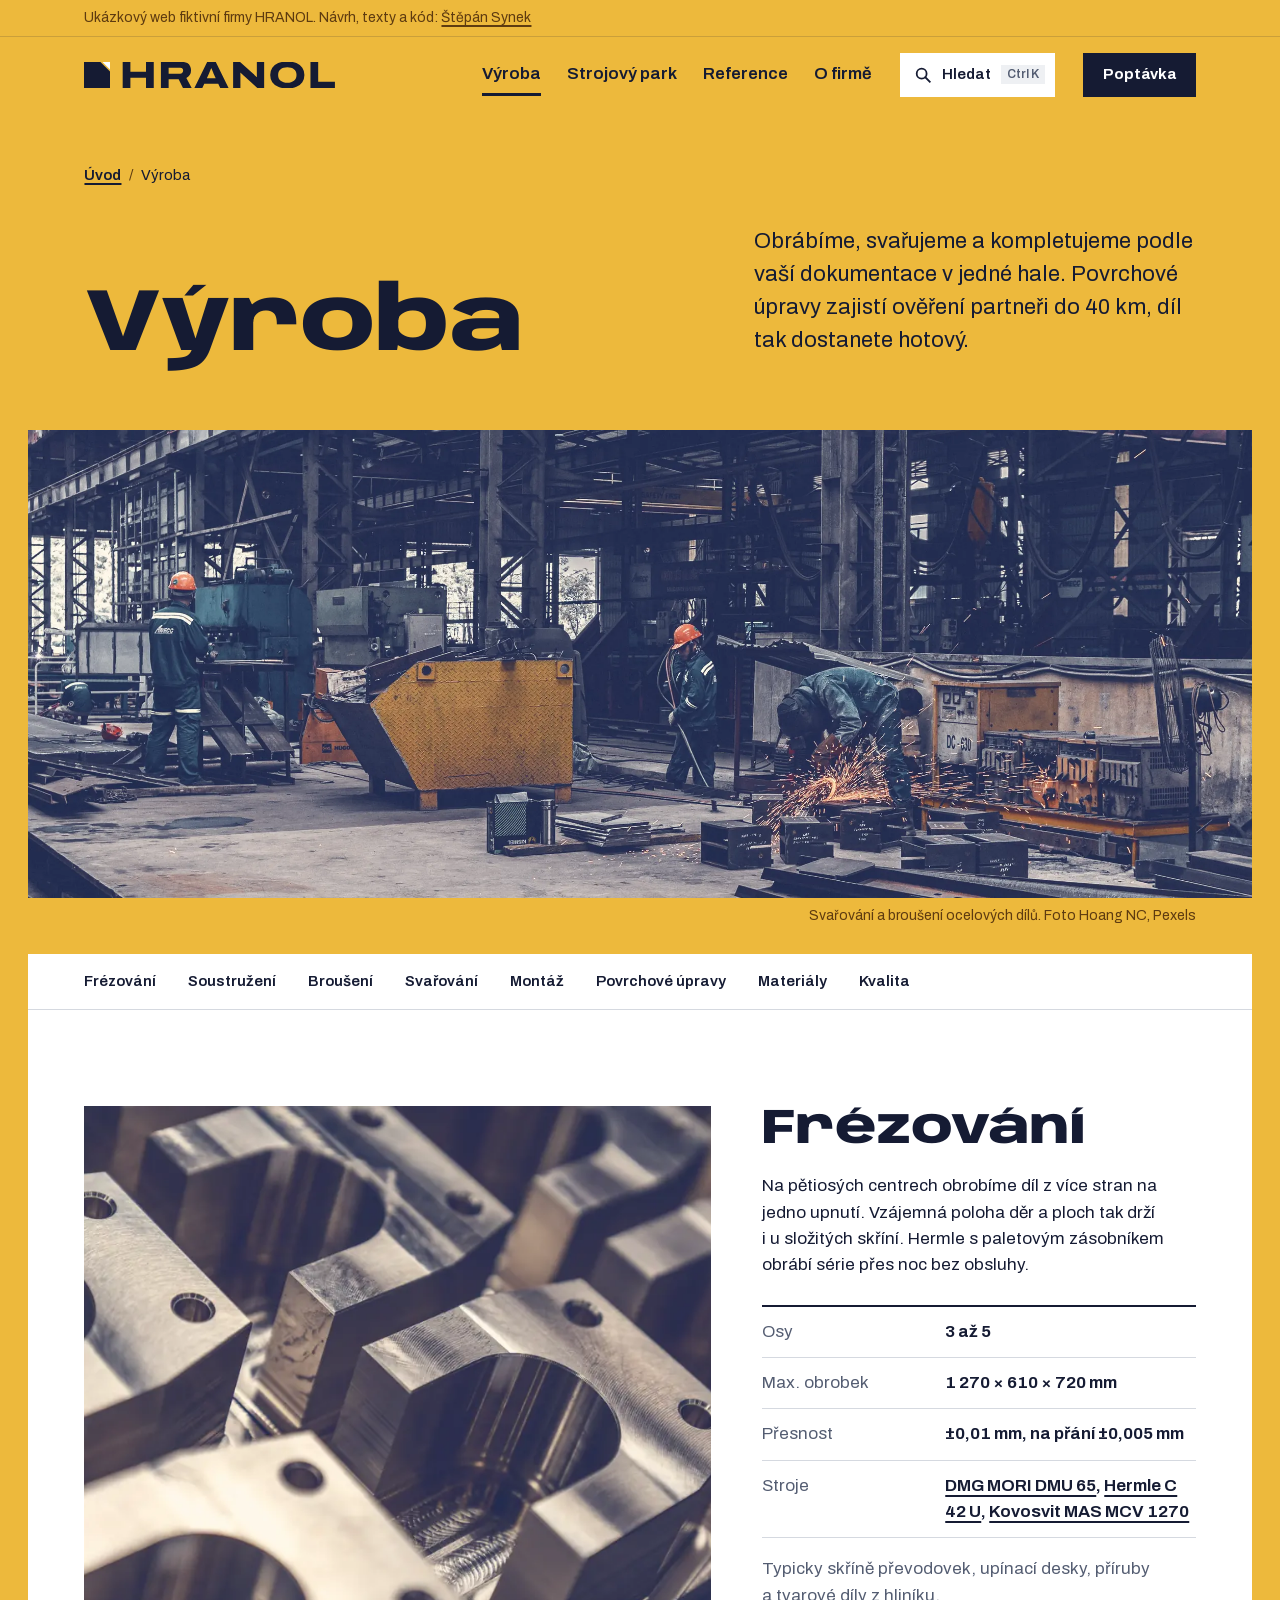
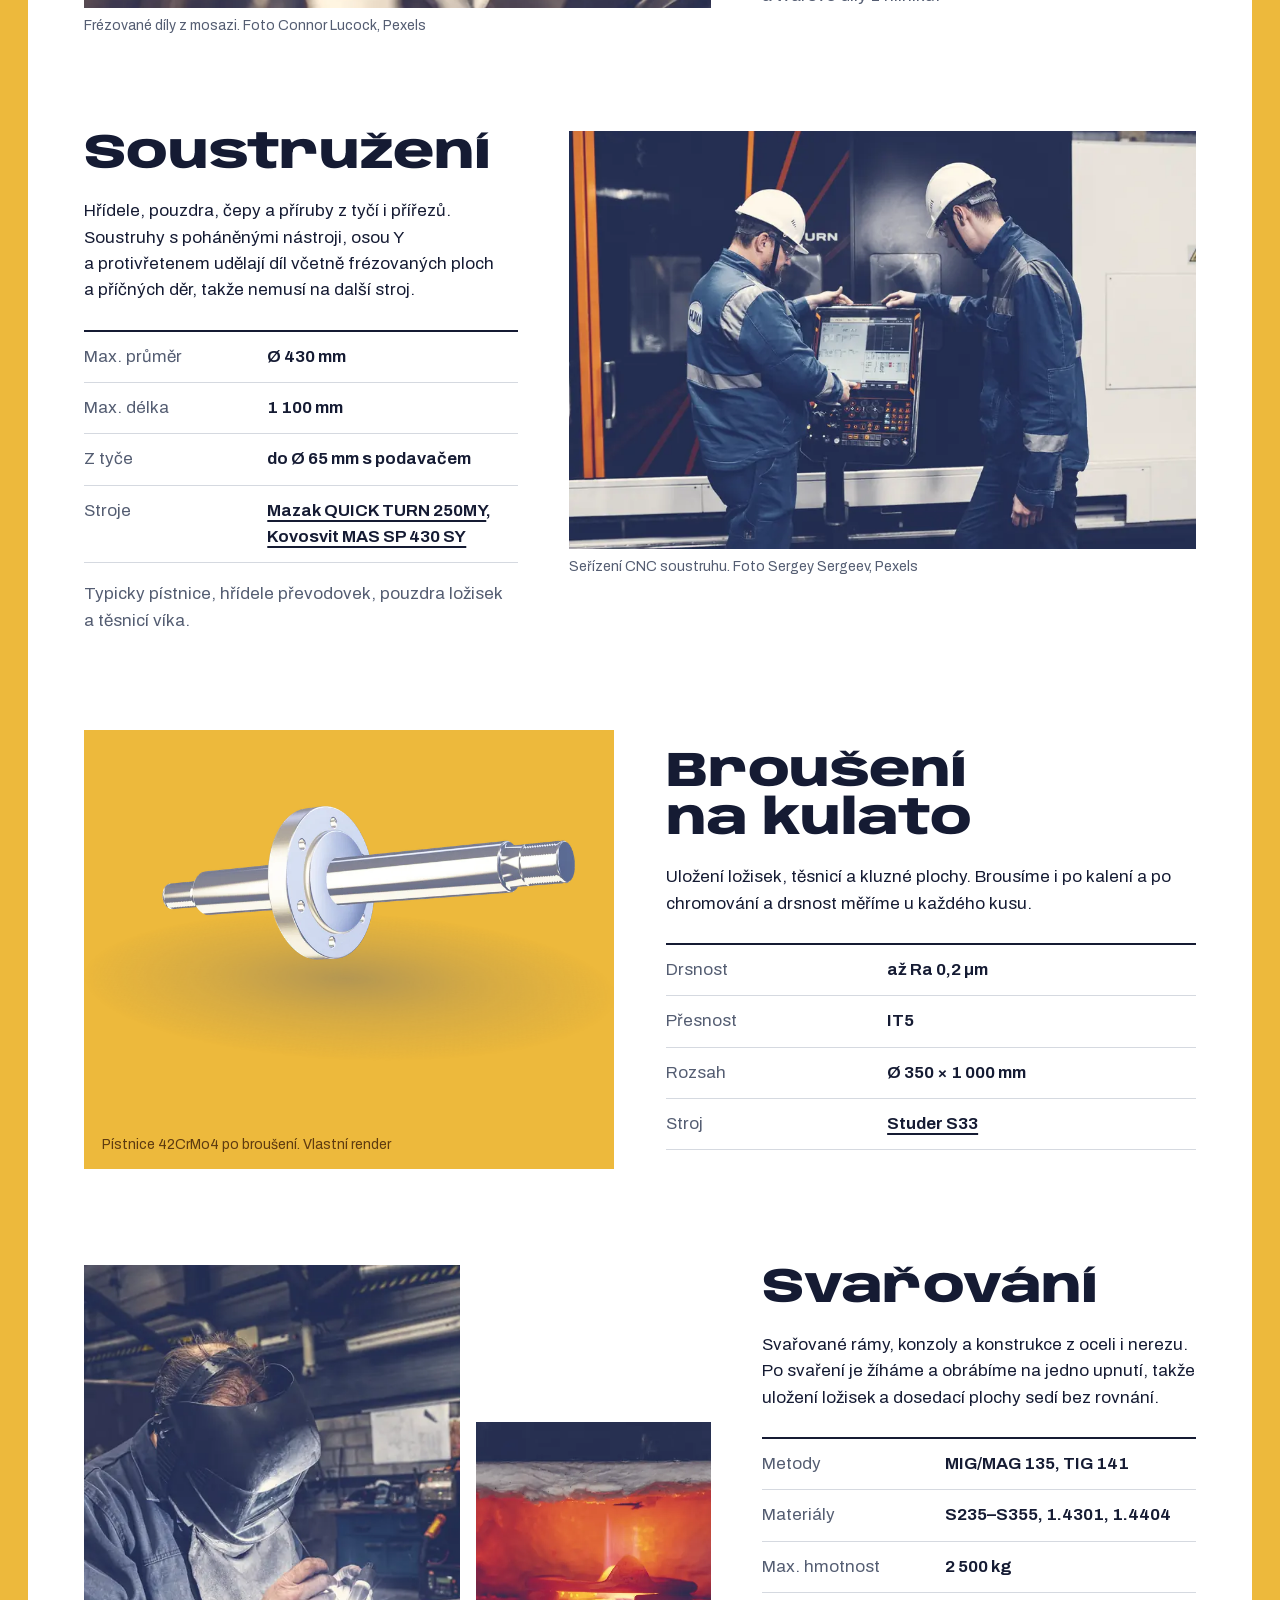
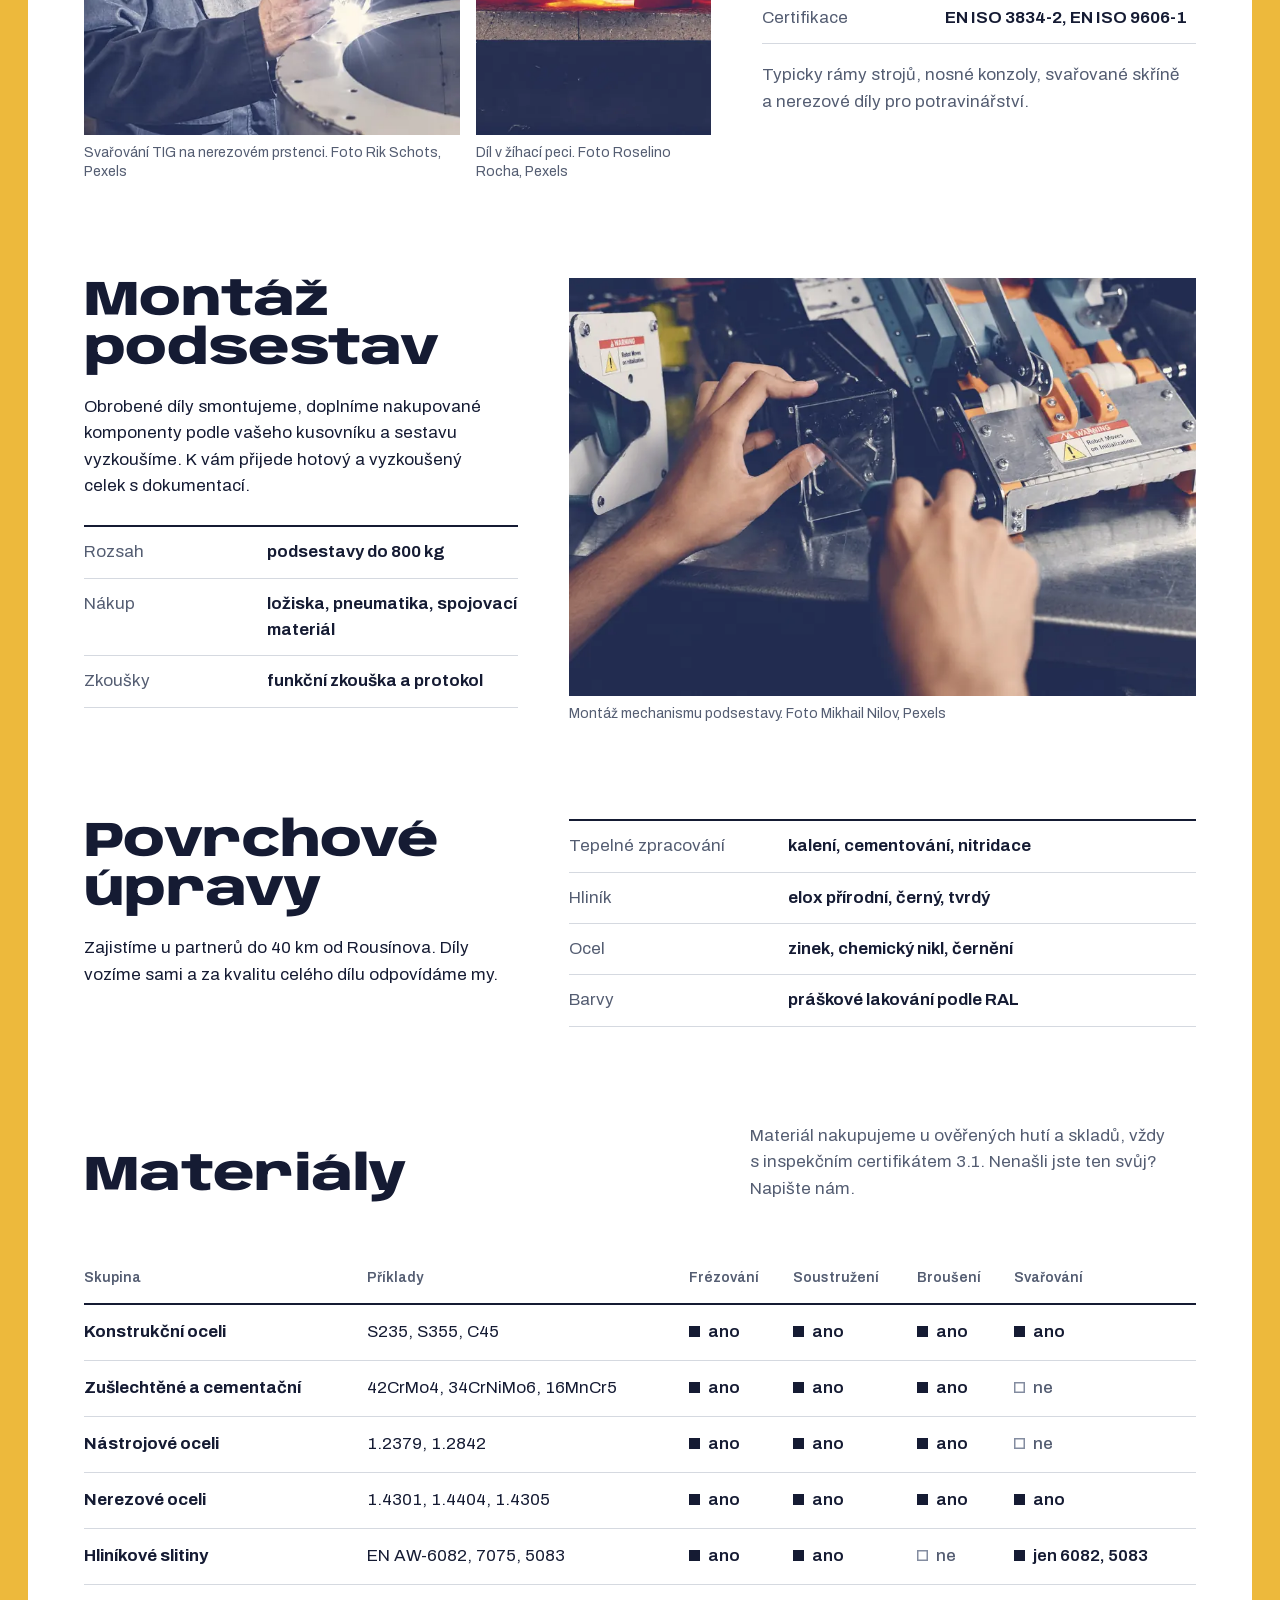
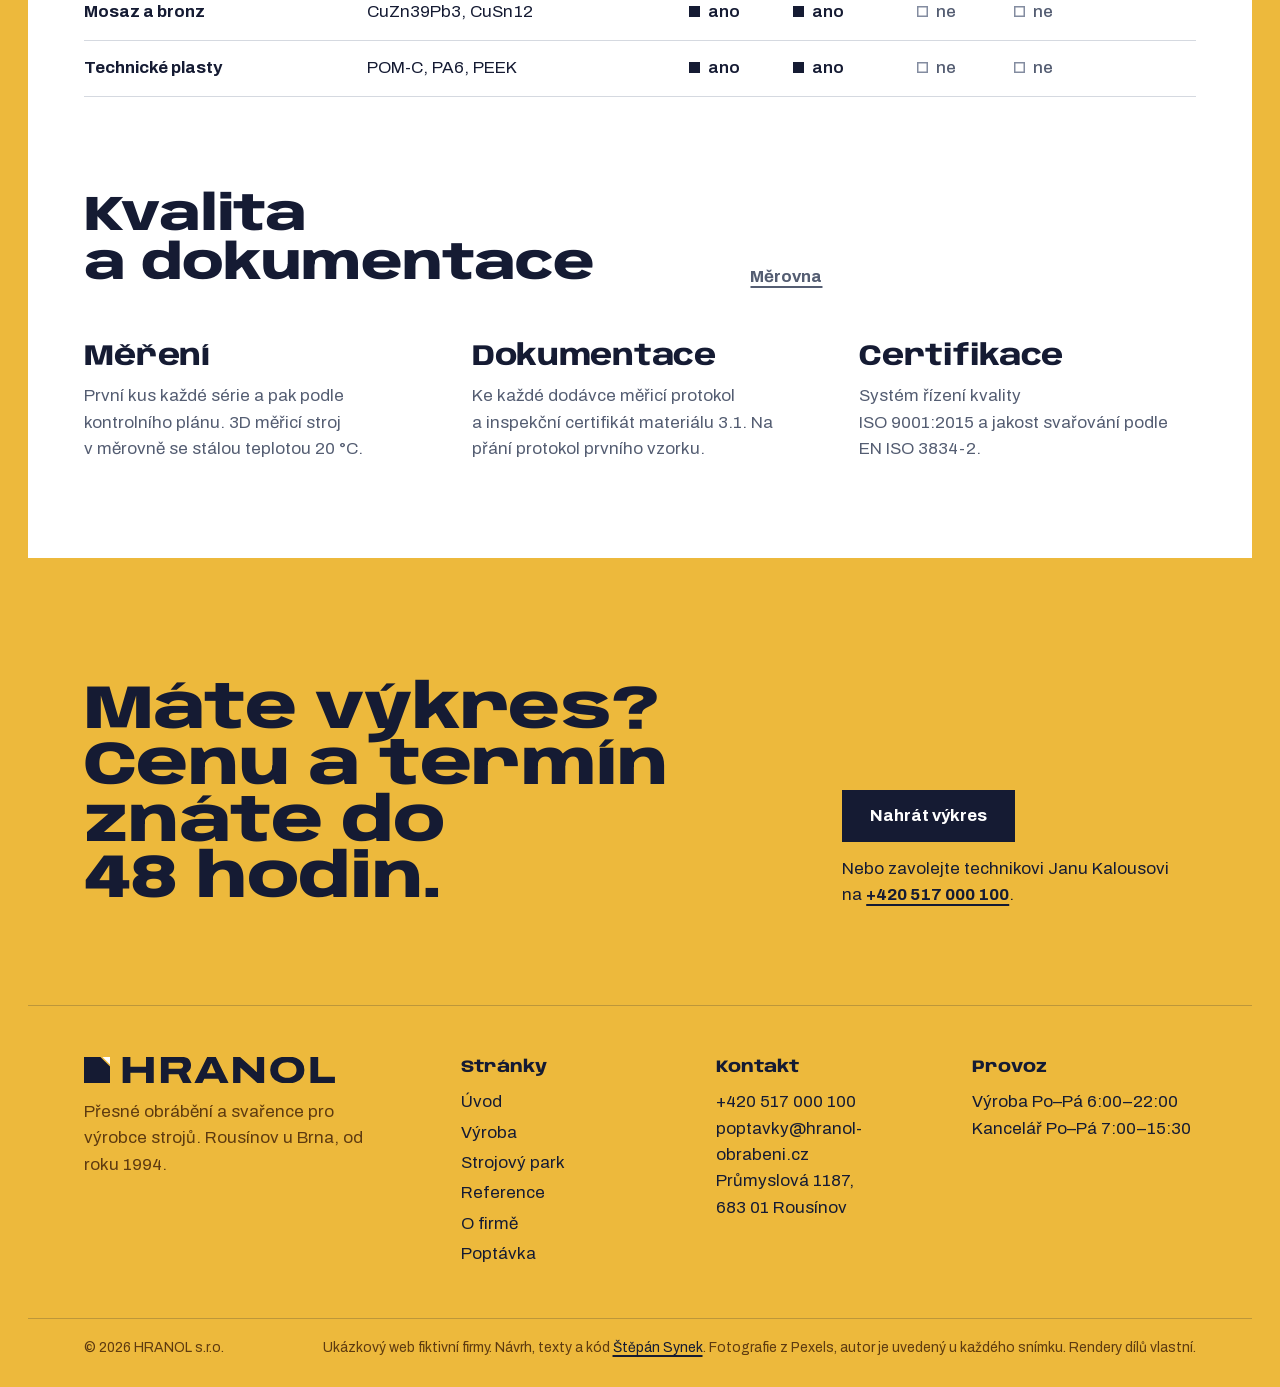
<file: vyroba.html>
<!doctype html>
<html lang="cs">
<head>
<meta charset="utf-8">
<meta name="viewport" content="width=device-width, initial-scale=1, viewport-fit=cover">
<title>Výroba | HRANOL</title>
<meta name="description" content="Frézování, soustružení, broušení, svařování, montáž podsestav a povrchové úpravy. Parametry, stroje a materiály, které zpracováváme.">
<!-- Ukázkový web fiktivní firmy: vyhledávače ho nemají indexovat. Na ostrém webu tento řádek smazat. -->
<meta name="robots" content="noindex, nofollow">
<meta name="theme-color" content="#edb93c">
<meta property="og:type" content="website">
<meta property="og:locale" content="cs_CZ">
<meta property="og:site_name" content="HRANOL s.r.o.">
<meta property="og:title" content="Výroba | HRANOL">
<meta property="og:description" content="Frézování, soustružení, broušení, svařování, montáž podsestav a povrchové úpravy. Parametry, stroje a materiály, které zpracováváme.">
<meta property="og:url" content="https://stepansynek.com/ukazka-hranol/vyroba.html">
<meta property="og:image" content="https://stepansynek.com/ukazka-hranol/assets/og.jpg">
<meta property="og:image:width" content="1200">
<meta property="og:image:height" content="630">
<meta name="twitter:card" content="summary_large_image">
<meta name="format-detection" content="telephone=no">
<link rel="icon" href="assets/favicon.svg" type="image/svg+xml">
<link rel="apple-touch-icon" href="assets/apple-touch-icon.png">
<link rel="preload" href="assets/fonts/anybody.woff2" as="font" type="font/woff2" crossorigin>
<link rel="preload" href="assets/fonts/archivo-latin.woff2" as="font" type="font/woff2" crossorigin>
<link rel="stylesheet" href="assets/styles.css">

<script defer src="assets/main.js"></script>
</head>
<body>
<a class="skip" href="#obsah">Přeskočit na obsah</a>
<div class="demo"><p>Ukázkový web fiktivní firmy HRANOL. Návrh, texty a&nbsp;kód: <a href="https://stepansynek.com" rel="author">Štěpán Synek</a></p></div>
<header class="fascia">
  <div class="fascia__bar">
    <a class="fascia__brand" href="index.html" aria-label="HRANOL, úvodní stránka"><svg class="logo" viewBox="0 -686 6645 686" aria-hidden="true"><g fill="currentColor"><path d="M0 -686H434L686 -434V0H0Z"/><path transform="translate(936 0)" d="M84.50048828125 0.0V-687.54345703125H288.12890625V-431.67333984375H700.783203125V-687.54345703125H904.41162109375V0.0H700.783203125V-267.783203125H288.12890625V0.0Z M1093.50048828125 0.0V-687.54345703125H1665.76025390625Q1740.93408203125 -687.54345703125 1790.1513671875 -656.684814453125Q1839.36865234375 -625.826171875 1863.9990234375 -575.424072265625Q1888.62939453125 -525.02197265625 1888.62939453125 -465.478515625Q1888.62939453125 -400.130859375 1857.6728515625 -346.630859375Q1826.71630859375 -293.130859375 1764.5205078125 -262.0439453125L1905.0859375 0.0H1675.392578125L1561.3486328125 -228.6962890625H1297.12890625V0.0ZM1297.12890625 -379.15185546875H1599.3046875Q1635.97900390625 -379.15185546875 1657.946533203125 -401.21728515625Q1679.9140625 -423.28271484375 1679.9140625 -459.76123046875Q1679.9140625 -484.41357421875 1670.0009765625 -501.65283203125Q1660.087890625 -518.89208984375 1642.163818359375 -527.76171875Q1624.23974609375 -536.63134765625 1599.3046875 -536.63134765625H1297.12890625Z M1976.3046875 0.0 2314.32666015625 -687.54345703125H2540.67236328125L2878.6943359375 0.0H2658.435546875L2606.478515625 -110.1748046875H2237.5205078125L2186.10693359375 0.0ZM2305.67236328125 -259.2607421875H2538.32666015625L2475.71728515625 -399.0009765625Q2471.80419921875 -408.37060546875 2464.749755859375 -425.52294921875Q2457.6953125 -442.67529296875 2450.097412109375 -462.186279296875Q2442.49951171875 -481.697265625 2436.08642578125 -498.468994140625Q2429.67333984375 -515.24072265625 2426.49951171875 -523.3056640625H2419.04296875Q2411.67333984375 -504.93603515625 2402.075439453125 -481.10986328125Q2392.4775390625 -457.28369140625 2383.60791015625 -434.9140625Q2374.73828125 -412.54443359375 2368.28173828125 -398.54443359375Z M2998.50048828125 0.0V-687.54345703125H3180.62939453125L3537.06494140625 -366.75927734375Q3546.2607421875 -359.02001953125 3560.45654296875 -344.9111328125Q3574.65234375 -330.80224609375 3590.076416015625 -315.693359375Q3605.50048828125 -300.58447265625 3617.32666015625 -288.388671875H3626.41357421875Q3625.95703125 -306.041015625 3625.272216796875 -333.193359375Q3624.58740234375 -360.345703125 3624.58740234375 -381.4326171875V-687.54345703125H3817.32470703125V0.0H3637.65234375L3289.9990234375 -313.9150390625Q3266.259765625 -335.02392578125 3240.0205078125 -360.817626953125Q3213.78125 -386.611328125 3197.955078125 -402.3505859375H3189.8681640625Q3190.32470703125 -388.80712890625 3190.78125 -360.111328125Q3191.23779296875 -331.41552734375 3191.23779296875 -298.11083984375V0.0Z M4427.881097593076 12.0Q4289.577889414168 12.0 4188.169559941459 -30.315185546875Q4086.76123046875 -72.63037109375 4031.902587890625 -152.13037109375Q3977.0439453125 -231.63037109375 3977.0439453125 -343.52697095435684Q3977.0439453125 -456.36962890625 4031.902587890625 -535.9130859375Q4086.76123046875 -615.45654296875 4188.169559941459 -657.5Q4289.577889414168 -699.54345703125 4427.881097593076 -699.54345703125Q4568.0 -699.54345703125 4668.902099609375 -657.5Q4769.80419921875 -615.45654296875 4824.662841796875 -535.9130859375Q4879.521484375 -456.36962890625 4879.521484375 -343.52697095435684Q4879.521484375 -231.63037109375 4824.662841796875 -152.13037109375Q4769.80419921875 -72.63037109375 4668.902099609375 -30.315185546875Q4568 12 4427.881097593076 12.0ZM4428.28271484375 -138.912109375Q4482.130859375 -138.912109375 4526.5224609375 -152.096923828125Q4570.9140625 -165.28173828125 4603.164306640625 -190.379638671875Q4635.41455078125 -215.4775390625 4652.838623046875 -251.66975911458334Q4670.2626953125 -287.8619791666667 4670.2626953125 -333.0V-356.54345703125Q4670.2626953125 -401.47828151755135 4652.838623046875 -437.27209974315065Q4635.41455078125 -473.06591796875 4603.164306640625 -497.89208984375Q4570.9140625 -522.71826171875 4526.5224609375 -535.6748046875Q4482.130859375 -548.63134765625 4428.28271484375 -548.63134765625Q4374.4345703125 -548.63134765625 4330.04296875 -535.6748046875Q4285.6513671875 -522.71826171875 4253.401123046875 -497.89208984375Q4221.15087890625 -473.06591796875 4203.955078125 -437.27209974315065Q4186.75927734375 -401.47828151755135 4186.75927734375 -356.54345703125V-333.0Q4186.75927734375 -287.8619791666667 4203.955078125 -251.66975911458334Q4221.15087890625 -215.4775390625 4253.401123046875 -190.379638671875Q4285.6513671875 -165.28173828125 4330.04296875 -152.096923828125Q4374.4345703125 -138.912109375 4428.28271484375 -138.912109375Z M5039.50048828125 0.0V-687.54345703125H5243.12890625V-163.89013671875H5684.5634765625V0.0Z"/></g><path class="logo__cut" d="M488 -686H686V-488Z"/></svg></a>
    <nav class="nav" id="nav" aria-label="Hlavní navigace"><ul><li><a href="vyroba.html" data-nav="vyroba" aria-current="page">Výroba</a></li><li><a href="stroje.html" data-nav="stroje">Strojový park</a></li><li><a href="reference.html" data-nav="reference">Reference</a></li><li><a href="o-firme.html" data-nav="o-firme">O&nbsp;firmě</a></li><li class="nav__cta"><a href="poptavka.html" data-nav="poptavka">Poptávka</a></li></ul></nav>
    <button class="search-btn" type="button" data-palette-open aria-haspopup="dialog" aria-keyshortcuts="Meta+K Control+K" aria-label="Hledat na webu">
      <svg viewBox="0 0 20 20" aria-hidden="true"><circle cx="8.5" cy="8.5" r="5.5"/><path d="m12.5 12.5 5 5"/></svg>
      <span class="search-btn__label">Hledat</span><kbd data-kbd>Ctrl K</kbd>
    </button>
    <a class="btn btn--ink btn--sm fascia__cta" href="poptavka.html" data-nav="poptavka">Poptávka</a>
    <button class="menu-btn" type="button" aria-expanded="false" aria-controls="nav">Menu</button>
  </div>
</header>
<div id="obsah" tabindex="-1">
<main data-page="vyroba">
<header class="phead">
  <nav class="crumbs" aria-label="Drobečková navigace"><a href="index.html">Úvod</a><span aria-hidden="true">/</span><span aria-current="page">Výroba</span></nav>
  <div class="phead__row">
    <h1 class="display phead__title">Výroba</h1>
    <p class="lead phead__lead">Obrábíme, svařujeme a&nbsp;kompletujeme podle vaší dokumentace v&nbsp;jedné hale. Povrchové úpravy zajistí ověření partneři do 40&nbsp;km, díl tak dostanete hotový.</p>
  </div>
</header>

<figure class="band">
  <img src="assets/img/foto/hala.webp" srcset="assets/img/foto/hala-900.webp 900w, assets/img/foto/hala.webp 2400w" sizes="96vw" width="2400" height="1600" decoding="async" alt="Dílna s ocelovými konstrukcemi, dva pracovníci v přilbách, třetí brousí díl a od kotouče letí jiskry.">
  <figcaption class="credit">Svařování a&nbsp;broušení ocelových dílů. Foto Hoang NC, Pexels</figcaption>
</figure>

<div class="sheet">
  <nav class="rail" aria-label="Technologie" data-subnav>
    <ul>
      <li><a href="vyroba.html#frezovani">Frézování</a></li>
      <li><a href="vyroba.html#soustruzeni">Soustružení</a></li>
      <li><a href="vyroba.html#brouseni">Broušení</a></li>
      <li><a href="vyroba.html#svarovani">Svařování</a></li>
      <li><a href="vyroba.html#montaz">Montáž</a></li>
      <li><a href="vyroba.html#upravy">Povrchové úpravy</a></li>
      <li><a href="vyroba.html#materialy">Materiály</a></li>
      <li><a href="vyroba.html#kvalita">Kvalita</a></li>
    </ul>
  </nav>

  <section class="sec tech tech--wide" id="frezovani" aria-labelledby="t-frez">
    <figure class="tech__media"><img src="assets/img/foto/dily.webp" srcset="assets/img/foto/dily-900.webp 900w, assets/img/foto/dily.webp 2400w" sizes="(min-width: 1080px) 55vw, 100vw" width="2400" height="1600" loading="lazy" decoding="async" alt="Frézované díly z mosazi s kapsami a otvory, srovnané vedle sebe."><figcaption class="credit">Frézované díly z&nbsp;mosazi. Foto Connor Lucock, Pexels</figcaption></figure>
    <div class="tech__body">
      <h2 class="h2" id="t-frez">Frézování</h2>
      <p>Na pětiosých centrech obrobíme díl z&nbsp;více stran na jedno upnutí. Vzájemná poloha děr a&nbsp;ploch tak drží i&nbsp;u&nbsp;složitých skříní. Hermle s&nbsp;paletovým zásobníkem obrábí série přes noc bez obsluhy.</p>
      <dl class="specs">
        <div><dt>Osy</dt><dd>3&nbsp;až 5</dd></div>
        <div><dt>Max. obrobek</dt><dd>1&nbsp;270&nbsp;×&nbsp;610&nbsp;×&nbsp;720&nbsp;mm</dd></div>
        <div><dt>Přesnost</dt><dd>±0,01&nbsp;mm, na přání ±0,005&nbsp;mm</dd></div>
        <div><dt>Stroje</dt><dd class="specs__links"><a href="stroje.html#stroj-dmu65">DMG MORI DMU 65</a>, <a href="stroje.html#stroj-hermle">Hermle C 42&nbsp;U</a>, <a href="stroje.html#stroj-mcv1270">Kovosvit MAS MCV 1270</a></dd></div>
      </dl>
      <p class="tech__parts">Typicky skříně převodovek, upínací desky, příruby a&nbsp;tvarové díly z&nbsp;hliníku.</p>
    </div>
  </section>

  <section class="sec tech tech--flip" id="soustruzeni" aria-labelledby="t-sou">
    <figure class="tech__media"><img src="assets/img/foto/soustruzeni.webp" srcset="assets/img/foto/soustruzeni-900.webp 900w, assets/img/foto/soustruzeni.webp 2400w" sizes="(min-width: 1080px) 50vw, 100vw" width="2400" height="1597" loading="lazy" decoding="async" alt="Dva seřizovači v pracovních oděvech a přilbách u ovládacího panelu CNC soustruhu."><figcaption class="credit">Seřízení CNC soustruhu. Foto Sergey Sergeev, Pexels</figcaption></figure>
    <div class="tech__body">
      <h2 class="h2" id="t-sou">Soustružení</h2>
      <p>Hřídele, pouzdra, čepy a&nbsp;příruby z&nbsp;tyčí i&nbsp;přířezů. Soustruhy s&nbsp;poháněnými nástroji, osou Y a&nbsp;protivřetenem udělají díl včetně frézovaných ploch a&nbsp;příčných děr, takže nemusí na další stroj.</p>
      <dl class="specs">
        <div><dt>Max. průměr</dt><dd>Ø&nbsp;430&nbsp;mm</dd></div>
        <div><dt>Max. délka</dt><dd>1&nbsp;100&nbsp;mm</dd></div>
        <div><dt>Z&nbsp;tyče</dt><dd>do Ø&nbsp;65&nbsp;mm s&nbsp;podavačem</dd></div>
        <div><dt>Stroje</dt><dd class="specs__links"><a href="stroje.html#stroj-qt250">Mazak QUICK TURN 250MY</a>, <a href="stroje.html#stroj-sp430">Kovosvit MAS SP 430&nbsp;SY</a></dd></div>
      </dl>
      <p class="tech__parts">Typicky pístnice, hřídele převodovek, pouzdra ložisek a&nbsp;těsnicí víka.</p>
    </div>
  </section>

  <section class="sec tech tech--tile" id="brouseni" aria-labelledby="t-bru">
    <figure class="tech__media tile"><img src="assets/img/ref-pistnice-1600.webp" srcset="assets/img/ref-pistnice-900.webp 900w, assets/img/ref-pistnice-1600.webp 1600w" sizes="(min-width: 1080px) 45vw, 100vw" width="1600" height="1200" loading="lazy" decoding="async" alt="Chromovaná pístnice se závity na obou koncích a nasunutým víkem válce."><figcaption class="credit">Pístnice 42CrMo4&nbsp;po broušení. Vlastní render</figcaption></figure>
    <div class="tech__body">
      <h2 class="h2" id="t-bru">Broušení na kulato</h2>
      <p>Uložení ložisek, těsnicí a&nbsp;kluzné plochy. Brousíme i&nbsp;po kalení a&nbsp;po chromování a&nbsp;drsnost měříme u&nbsp;každého kusu.</p>
      <dl class="specs">
        <div><dt>Drsnost</dt><dd>až Ra&nbsp;0,2&nbsp;µm</dd></div>
        <div><dt>Přesnost</dt><dd>IT5</dd></div>
        <div><dt>Rozsah</dt><dd>Ø&nbsp;350&nbsp;×&nbsp;1&nbsp;000&nbsp;mm</dd></div>
        <div><dt>Stroj</dt><dd class="specs__links"><a href="stroje.html#stroj-s33">Studer S33</a></dd></div>
      </dl>
    </div>
  </section>

  <section class="sec tech tech--weld" id="svarovani" aria-labelledby="t-sva">
    <div class="tech__pics">
      <figure class="tech__media"><img src="assets/img/foto/svarovani.webp" srcset="assets/img/foto/svarovani-900.webp 900w, assets/img/foto/svarovani.webp 2400w" sizes="(min-width: 1080px) 38vw, 100vw" width="2400" height="1600" loading="lazy" decoding="async" alt="Svářeč s kuklou svařuje metodou TIG nerezový prstenec."><figcaption class="credit">Svařování TIG na nerezovém prstenci. Foto Rik Schots, Pexels</figcaption></figure>
      <figure class="tech__media"><img src="assets/img/foto/pec-900.webp" width="900" height="600" loading="lazy" decoding="async" alt="Rozžhavený ocelový díl uvnitř pece."><figcaption class="credit">Díl v&nbsp;žíhací peci. Foto Roselino Rocha, Pexels</figcaption></figure>
    </div>
    <div class="tech__body">
      <h2 class="h2" id="t-sva">Svařování</h2>
      <p>Svařované rámy, konzoly a&nbsp;konstrukce z&nbsp;oceli i&nbsp;nerezu. Po svaření je žíháme a&nbsp;obrábíme na jedno upnutí, takže uložení ložisek a&nbsp;dosedací plochy sedí bez rovnání.</p>
      <dl class="specs">
        <div><dt>Metody</dt><dd>MIG/MAG 135, TIG 141</dd></div>
        <div><dt>Materiály</dt><dd>S235–S355, 1.4301, 1.4404</dd></div>
        <div><dt>Max. hmotnost</dt><dd>2&nbsp;500&nbsp;kg</dd></div>
        <div><dt>Certifikace</dt><dd>EN&nbsp;ISO&nbsp;3834-2, EN&nbsp;ISO&nbsp;9606-1</dd></div>
      </dl>
      <p class="tech__parts">Typicky rámy strojů, nosné konzoly, svařované skříně a&nbsp;nerezové díly pro potravinářství.</p>
    </div>
  </section>

  <section class="sec tech tech--flip" id="montaz" aria-labelledby="t-mon">
    <figure class="tech__media"><img src="assets/img/foto/montaz.webp" srcset="assets/img/foto/montaz-900.webp 900w, assets/img/foto/montaz.webp 2400w" sizes="(min-width: 1080px) 50vw, 100vw" width="2400" height="1601" loading="lazy" decoding="async" alt="Ruce technika dotahují díl mechanismu na montážním stole."><figcaption class="credit">Montáž mechanismu podsestavy. Foto Mikhail Nilov, Pexels</figcaption></figure>
    <div class="tech__body">
      <h2 class="h2" id="t-mon">Montáž podsestav</h2>
      <p>Obrobené díly smontujeme, doplníme nakupované komponenty podle vašeho kusovníku a&nbsp;sestavu vyzkoušíme. K&nbsp;vám přijede hotový a&nbsp;vyzkoušený celek s&nbsp;dokumentací.</p>
      <dl class="specs">
        <div><dt>Rozsah</dt><dd>podsestavy do 800&nbsp;kg</dd></div>
        <div><dt>Nákup</dt><dd>ložiska, pneumatika, spojovací materiál</dd></div>
        <div><dt>Zkoušky</dt><dd>funkční zkouška a&nbsp;protokol</dd></div>
      </dl>
    </div>
  </section>

  <section class="sec tech tech--text" id="upravy" aria-labelledby="t-upr">
    <div class="tech__body">
      <h2 class="h2" id="t-upr">Povrchové úpravy</h2>
      <p>Zajistíme u&nbsp;partnerů do 40&nbsp;km od Rousínova. Díly vozíme sami a&nbsp;za kvalitu celého dílu odpovídáme my.</p>
    </div>
    <dl class="specs specs--wide">
      <div><dt>Tepelné zpracování</dt><dd>kalení, cementování, nitridace</dd></div>
      <div><dt>Hliník</dt><dd>elox přírodní, černý, tvrdý</dd></div>
      <div><dt>Ocel</dt><dd>zinek, chemický nikl, černění</dd></div>
      <div><dt>Barvy</dt><dd>práškové lakování podle RAL</dd></div>
    </dl>
  </section>

  <section class="sec" id="materialy" aria-labelledby="mat-title">
    <div class="sec__head">
      <h2 class="h2" id="mat-title">Materiály</h2>
      <p class="sec__aside">Materiál nakupujeme u&nbsp;ověřených hutí a&nbsp;skladů, vždy s&nbsp;inspekčním certifikátem 3.1. Nenašli jste ten svůj? Napište nám.</p>
    </div>
    <div class="table-scroll">
      <table class="matrix">
        <caption class="sr-only">Materiály a&nbsp;technologie, kterými je zpracováváme</caption>
        <thead><tr><th scope="col">Skupina</th><th scope="col">Příklady</th><th scope="col">Frézování</th><th scope="col">Soustružení</th><th scope="col">Broušení</th><th scope="col">Svařování</th></tr></thead>
        <tbody>
          <tr><th scope="row">Konstrukční oceli</th><td class="data">S235, S355, C45</td><td><span class="yes">ano</span></td><td><span class="yes">ano</span></td><td><span class="yes">ano</span></td><td><span class="yes">ano</span></td></tr>
          <tr><th scope="row">Zušlechtěné a&nbsp;cementační</th><td class="data">42CrMo4, 34CrNiMo6, 16MnCr5</td><td><span class="yes">ano</span></td><td><span class="yes">ano</span></td><td><span class="yes">ano</span></td><td><span class="no">ne</span></td></tr>
          <tr><th scope="row">Nástrojové oceli</th><td class="data">1.2379, 1.2842</td><td><span class="yes">ano</span></td><td><span class="yes">ano</span></td><td><span class="yes">ano</span></td><td><span class="no">ne</span></td></tr>
          <tr><th scope="row">Nerezové oceli</th><td class="data">1.4301, 1.4404, 1.4305</td><td><span class="yes">ano</span></td><td><span class="yes">ano</span></td><td><span class="yes">ano</span></td><td><span class="yes">ano</span></td></tr>
          <tr><th scope="row">Hliníkové slitiny</th><td class="data">EN&nbsp;AW-6082, 7075, 5083</td><td><span class="yes">ano</span></td><td><span class="yes">ano</span></td><td><span class="no">ne</span></td><td><span class="yes">jen 6082, 5083</span></td></tr>
          <tr><th scope="row">Mosaz a&nbsp;bronz</th><td class="data">CuZn39Pb3, CuSn12</td><td><span class="yes">ano</span></td><td><span class="yes">ano</span></td><td><span class="no">ne</span></td><td><span class="no">ne</span></td></tr>
          <tr><th scope="row">Technické plasty</th><td class="data">POM-C, PA6, PEEK</td><td><span class="yes">ano</span></td><td><span class="yes">ano</span></td><td><span class="no">ne</span></td><td><span class="no">ne</span></td></tr>
        </tbody>
      </table>
    </div>
  </section>

  <section class="sec quality" id="kvalita" aria-labelledby="q-title">
    <div class="sec__head">
      <h2 class="h2" id="q-title">Kvalita a&nbsp;dokumentace</h2>
      <p class="sec__aside"><a class="more" href="stroje.html#merovna">Měrovna</a></p>
    </div>
    <ul class="cols">
      <li><h3 class="h3">Měření</h3><p>První kus každé série a&nbsp;pak podle kontrolního plánu. 3D měřicí stroj v&nbsp;měrovně se stálou teplotou 20&nbsp;°C.</p></li>
      <li><h3 class="h3">Dokumentace</h3><p>Ke každé dodávce měřicí protokol a&nbsp;inspekční certifikát materiálu 3.1. Na přání protokol prvního vzorku.</p></li>
      <li><h3 class="h3">Certifikace</h3><p>Systém řízení kvality ISO&nbsp;9001:2015&nbsp;a&nbsp;jakost svařování podle EN&nbsp;ISO&nbsp;3834-2.</p></li>
    </ul>
  </section>
</div>

</main>
</div>
<footer class="ftr">
  <section class="close" aria-labelledby="close-title" data-ftr-cta>
    <h2 class="display close__title" id="close-title">Máte výkres? Cenu a&nbsp;termín znáte do 48&nbsp;hodin.</h2>
    <div class="close__act">
      <a class="btn btn--ink" href="poptavka.html">Nahrát výkres</a>
      <p>Nebo zavolejte technikovi Janu Kalousovi na <a href="tel:+420517000100">+420&nbsp;517&nbsp;000&nbsp;100</a>.</p>
    </div>
  </section>
  <div class="ftr__grid">
    <div class="ftr__brand">
      <a class="fascia__brand" href="index.html" aria-label="HRANOL, úvodní stránka"><svg class="logo" viewBox="0 -686 6645 686" aria-hidden="true"><g fill="currentColor"><path d="M0 -686H434L686 -434V0H0Z"/><path transform="translate(936 0)" d="M84.50048828125 0.0V-687.54345703125H288.12890625V-431.67333984375H700.783203125V-687.54345703125H904.41162109375V0.0H700.783203125V-267.783203125H288.12890625V0.0Z M1093.50048828125 0.0V-687.54345703125H1665.76025390625Q1740.93408203125 -687.54345703125 1790.1513671875 -656.684814453125Q1839.36865234375 -625.826171875 1863.9990234375 -575.424072265625Q1888.62939453125 -525.02197265625 1888.62939453125 -465.478515625Q1888.62939453125 -400.130859375 1857.6728515625 -346.630859375Q1826.71630859375 -293.130859375 1764.5205078125 -262.0439453125L1905.0859375 0.0H1675.392578125L1561.3486328125 -228.6962890625H1297.12890625V0.0ZM1297.12890625 -379.15185546875H1599.3046875Q1635.97900390625 -379.15185546875 1657.946533203125 -401.21728515625Q1679.9140625 -423.28271484375 1679.9140625 -459.76123046875Q1679.9140625 -484.41357421875 1670.0009765625 -501.65283203125Q1660.087890625 -518.89208984375 1642.163818359375 -527.76171875Q1624.23974609375 -536.63134765625 1599.3046875 -536.63134765625H1297.12890625Z M1976.3046875 0.0 2314.32666015625 -687.54345703125H2540.67236328125L2878.6943359375 0.0H2658.435546875L2606.478515625 -110.1748046875H2237.5205078125L2186.10693359375 0.0ZM2305.67236328125 -259.2607421875H2538.32666015625L2475.71728515625 -399.0009765625Q2471.80419921875 -408.37060546875 2464.749755859375 -425.52294921875Q2457.6953125 -442.67529296875 2450.097412109375 -462.186279296875Q2442.49951171875 -481.697265625 2436.08642578125 -498.468994140625Q2429.67333984375 -515.24072265625 2426.49951171875 -523.3056640625H2419.04296875Q2411.67333984375 -504.93603515625 2402.075439453125 -481.10986328125Q2392.4775390625 -457.28369140625 2383.60791015625 -434.9140625Q2374.73828125 -412.54443359375 2368.28173828125 -398.54443359375Z M2998.50048828125 0.0V-687.54345703125H3180.62939453125L3537.06494140625 -366.75927734375Q3546.2607421875 -359.02001953125 3560.45654296875 -344.9111328125Q3574.65234375 -330.80224609375 3590.076416015625 -315.693359375Q3605.50048828125 -300.58447265625 3617.32666015625 -288.388671875H3626.41357421875Q3625.95703125 -306.041015625 3625.272216796875 -333.193359375Q3624.58740234375 -360.345703125 3624.58740234375 -381.4326171875V-687.54345703125H3817.32470703125V0.0H3637.65234375L3289.9990234375 -313.9150390625Q3266.259765625 -335.02392578125 3240.0205078125 -360.817626953125Q3213.78125 -386.611328125 3197.955078125 -402.3505859375H3189.8681640625Q3190.32470703125 -388.80712890625 3190.78125 -360.111328125Q3191.23779296875 -331.41552734375 3191.23779296875 -298.11083984375V0.0Z M4427.881097593076 12.0Q4289.577889414168 12.0 4188.169559941459 -30.315185546875Q4086.76123046875 -72.63037109375 4031.902587890625 -152.13037109375Q3977.0439453125 -231.63037109375 3977.0439453125 -343.52697095435684Q3977.0439453125 -456.36962890625 4031.902587890625 -535.9130859375Q4086.76123046875 -615.45654296875 4188.169559941459 -657.5Q4289.577889414168 -699.54345703125 4427.881097593076 -699.54345703125Q4568.0 -699.54345703125 4668.902099609375 -657.5Q4769.80419921875 -615.45654296875 4824.662841796875 -535.9130859375Q4879.521484375 -456.36962890625 4879.521484375 -343.52697095435684Q4879.521484375 -231.63037109375 4824.662841796875 -152.13037109375Q4769.80419921875 -72.63037109375 4668.902099609375 -30.315185546875Q4568 12 4427.881097593076 12.0ZM4428.28271484375 -138.912109375Q4482.130859375 -138.912109375 4526.5224609375 -152.096923828125Q4570.9140625 -165.28173828125 4603.164306640625 -190.379638671875Q4635.41455078125 -215.4775390625 4652.838623046875 -251.66975911458334Q4670.2626953125 -287.8619791666667 4670.2626953125 -333.0V-356.54345703125Q4670.2626953125 -401.47828151755135 4652.838623046875 -437.27209974315065Q4635.41455078125 -473.06591796875 4603.164306640625 -497.89208984375Q4570.9140625 -522.71826171875 4526.5224609375 -535.6748046875Q4482.130859375 -548.63134765625 4428.28271484375 -548.63134765625Q4374.4345703125 -548.63134765625 4330.04296875 -535.6748046875Q4285.6513671875 -522.71826171875 4253.401123046875 -497.89208984375Q4221.15087890625 -473.06591796875 4203.955078125 -437.27209974315065Q4186.75927734375 -401.47828151755135 4186.75927734375 -356.54345703125V-333.0Q4186.75927734375 -287.8619791666667 4203.955078125 -251.66975911458334Q4221.15087890625 -215.4775390625 4253.401123046875 -190.379638671875Q4285.6513671875 -165.28173828125 4330.04296875 -152.096923828125Q4374.4345703125 -138.912109375 4428.28271484375 -138.912109375Z M5039.50048828125 0.0V-687.54345703125H5243.12890625V-163.89013671875H5684.5634765625V0.0Z"/></g><path class="logo__cut" d="M488 -686H686V-488Z"/></svg></a>
      <p>Přesné obrábění a&nbsp;svařence pro výrobce strojů. Rousínov u&nbsp;Brna, od roku 1994.</p>
    </div>
    <nav aria-label="Stránky"><h2 class="ftr__h">Stránky</h2><ul><li><a href="index.html">Úvod</a></li><li><a href="vyroba.html">Výroba</a></li><li><a href="stroje.html">Strojový park</a></li><li><a href="reference.html">Reference</a></li><li><a href="o-firme.html">O&nbsp;firmě</a></li><li><a href="poptavka.html">Poptávka</a></li></ul></nav>
    <div><h2 class="ftr__h">Kontakt</h2><p><a href="tel:+420517000100">+420&nbsp;517&nbsp;000&nbsp;100</a><br><a href="mailto:poptavky@hranol-obrabeni.cz">poptavky@hranol-obrabeni.cz</a><br>Průmyslová 1187, 683&nbsp;01&nbsp;Rousínov</p></div>
    <div><h2 class="ftr__h">Provoz</h2><p>Výroba Po–Pá 6:00–22:00<br>Kancelář Po–Pá 7:00–15:30</p></div>
  </div>
  <div class="ftr__legal">
    <p>© 2026&nbsp;HRANOL s.r.o.</p>
    <p>Ukázkový web fiktivní firmy. Návrh, texty a&nbsp;kód <a href="https://stepansynek.com" rel="author">Štěpán Synek</a>. Fotografie z&nbsp;Pexels, autor je uvedený u&nbsp;každého snímku. Rendery dílů vlastní.</p>
  </div>
</footer>
<dialog class="palette" id="palette" aria-label="Hledat na webu">
  <div class="palette__box">
    <div class="palette__field">
      <svg viewBox="0 0 20 20" aria-hidden="true"><circle cx="8.5" cy="8.5" r="5.5"/><path d="m13 13 4 4"/></svg>
      <input id="palette-q" type="text" placeholder="Hledat stroj, materiál, technologii…" autocomplete="off" spellcheck="false" role="combobox" aria-expanded="true" aria-controls="palette-list" aria-autocomplete="list" aria-label="Hledat">
    </div>
    <ul class="palette__list" id="palette-list" role="listbox" aria-label="Výsledky"></ul>
    <p class="palette__empty" id="palette-empty" hidden>Nic jsme nenašli. Zkuste třeba „hliník“, „soustružení“ nebo „DMU“.</p>
    <p class="palette__foot"><span><kbd>↑</kbd> <kbd>↓</kbd> výběr</span><span><kbd>Enter</kbd> otevřít</span><span><kbd>Esc</kbd> zavřít</span></p>
  </div>
</dialog>
<script type="application/json" id="search-index">[{"group": "Stránky", "title": "Úvod", "page": "domu", "anchor": "", "keys": "domů hlavní stránka"}, {"group": "Stránky", "title": "Výroba", "page": "vyroba", "anchor": "", "keys": "technologie služby"}, {"group": "Stránky", "title": "Strojový park", "page": "stroje", "anchor": "", "keys": "stroje vybavení"}, {"group": "Stránky", "title": "Reference", "page": "reference", "anchor": "", "keys": "zakázky případové studie"}, {"group": "Stránky", "title": "O firmě", "page": "o-firme", "anchor": "", "keys": "historie lidé"}, {"group": "Stránky", "title": "Poptávka", "page": "poptavka", "anchor": "", "keys": "nacenění cena výkres kontakt"}, {"group": "Technologie", "title": "Frézování", "page": "vyroba", "anchor": "frezovani", "keys": "cnc 5osé 3osé fréza obrábění hliník skříně"}, {"group": "Technologie", "title": "Soustružení", "page": "vyroba", "anchor": "soustruzeni", "keys": "cnc soustruh hřídel"}, {"group": "Technologie", "title": "Broušení na kulato", "page": "vyroba", "anchor": "brouseni", "keys": "bruska drsnost ra"}, {"group": "Technologie", "title": "Svařování", "page": "vyroba", "anchor": "svarovani", "keys": "mig mag tig svářeč rám"}, {"group": "Technologie", "title": "Montáž podsestav", "page": "vyroba", "anchor": "montaz", "keys": "sestava kompletace"}, {"group": "Technologie", "title": "Povrchové úpravy", "page": "vyroba", "anchor": "upravy", "keys": "elox zinek kalení lakování nikl hliník nitridace"}, {"group": "Technologie", "title": "Materiály", "page": "vyroba", "anchor": "materialy", "keys": "ocel nerez hliník mosaz bronz plast pom peek 7075 6082 1.4301 42crmo4"}, {"group": "Technologie", "title": "Kvalita a dokumentace", "page": "vyroba", "anchor": "kvalita", "keys": "protokol atest iso 3.1"}, {"group": "Nástroje", "title": "Vejde se váš díl?", "page": "stroje", "anchor": "overeni", "keys": "rozměry obálka pracovní prostor"}, {"group": "Nástroje", "title": "Volná kapacita", "page": "domu", "anchor": "kapacita", "keys": "vytížení termín volno týden"}, {"group": "Firma", "title": "Hala", "page": "o-firme", "anchor": "hala", "keys": "půdorys provoz obrobna svařovna měrovna sklad expedice"}, {"group": "Firma", "title": "Lidé a kontakty", "page": "o-firme", "anchor": "lide", "keys": "kalous svobodová hrubý kontakt technik kvalita telefon"}, {"group": "Firma", "title": "Kariéra", "page": "o-firme", "anchor": "kariera", "keys": "práce volná místa operátor svářeč"}, {"group": "Firma", "title": "Certifikace", "page": "o-firme", "anchor": "certifikace", "keys": "iso 9001 3834"}, {"group": "Firma", "title": "Časté otázky", "page": "poptavka", "anchor": "faq", "keys": "nda formáty minimální množství export"}, {"group": "Reference", "title": "Formátové díly z hliníku", "page": "reference", "anchor": "ref-baleni", "keys": "balicí linky hvězdice 7075"}, {"group": "Reference", "title": "Svařované rámy", "page": "reference", "anchor": "ref-ramy", "keys": "zemědělská technika rám s355"}, {"group": "Reference", "title": "Prototypy chapadel", "page": "reference", "anchor": "ref-chapadla", "keys": "robotika chapadlo elox pom"}, {"group": "Reference", "title": "Pístnice s drsností Ra 0,2 µm", "page": "reference", "anchor": "ref-hydraulika", "keys": "hydraulika chrom broušení 42crmo4 víko válce"}, {"group": "Stroje", "title": "DMG MORI DMU 65 monoBLOCK", "page": "stroje", "anchor": "stroj-dmu65", "keys": "5osé frézování Heidenhain TNC 640, sonda Renishaw"}, {"group": "Stroje", "title": "Hermle C 42 U", "page": "stroje", "anchor": "stroj-hermle", "keys": "5osé frézování paletový zásobník na 12 palet, provoz bez obsluhy"}, {"group": "Stroje", "title": "Kovosvit MAS MCV 1270", "page": "stroje", "anchor": "stroj-mcv1270", "keys": "3osé frézování 4. osa, otočný stůl"}, {"group": "Stroje", "title": "Mazak QUICK TURN 250MY", "page": "stroje", "anchor": "stroj-qt250", "keys": "soustružení osa Y, poháněné nástroje, podavač tyčí do Ø 65 mm"}, {"group": "Stroje", "title": "Kovosvit MAS SP 430 SY", "page": "stroje", "anchor": "stroj-sp430", "keys": "soustružení protivřeteno, osa Y"}, {"group": "Stroje", "title": "Studer S33", "page": "stroje", "anchor": "stroj-s33", "keys": "broušení na kulato vnější i vnitřní broušení"}, {"group": "Stroje", "title": "Fronius TPS 400i", "page": "stroje", "anchor": "stroj-tps400", "keys": "svařování MIG/MAG pulzní svařování, polohovadla do 2,5 t"}, {"group": "Stroje", "title": "Fronius MagicWave 230i", "page": "stroje", "anchor": "stroj-magicwave", "keys": "svařování TIG nerez a hliník"}, {"group": "Stroje", "title": "Zeiss CONTURA 10/12/6", "page": "stroje", "anchor": "stroj-contura", "keys": "3D měření MPE_E 1,8 + L/300 µm, měrovna 20 ± 1 °C"}]</script>
</body>
</html>
</file>
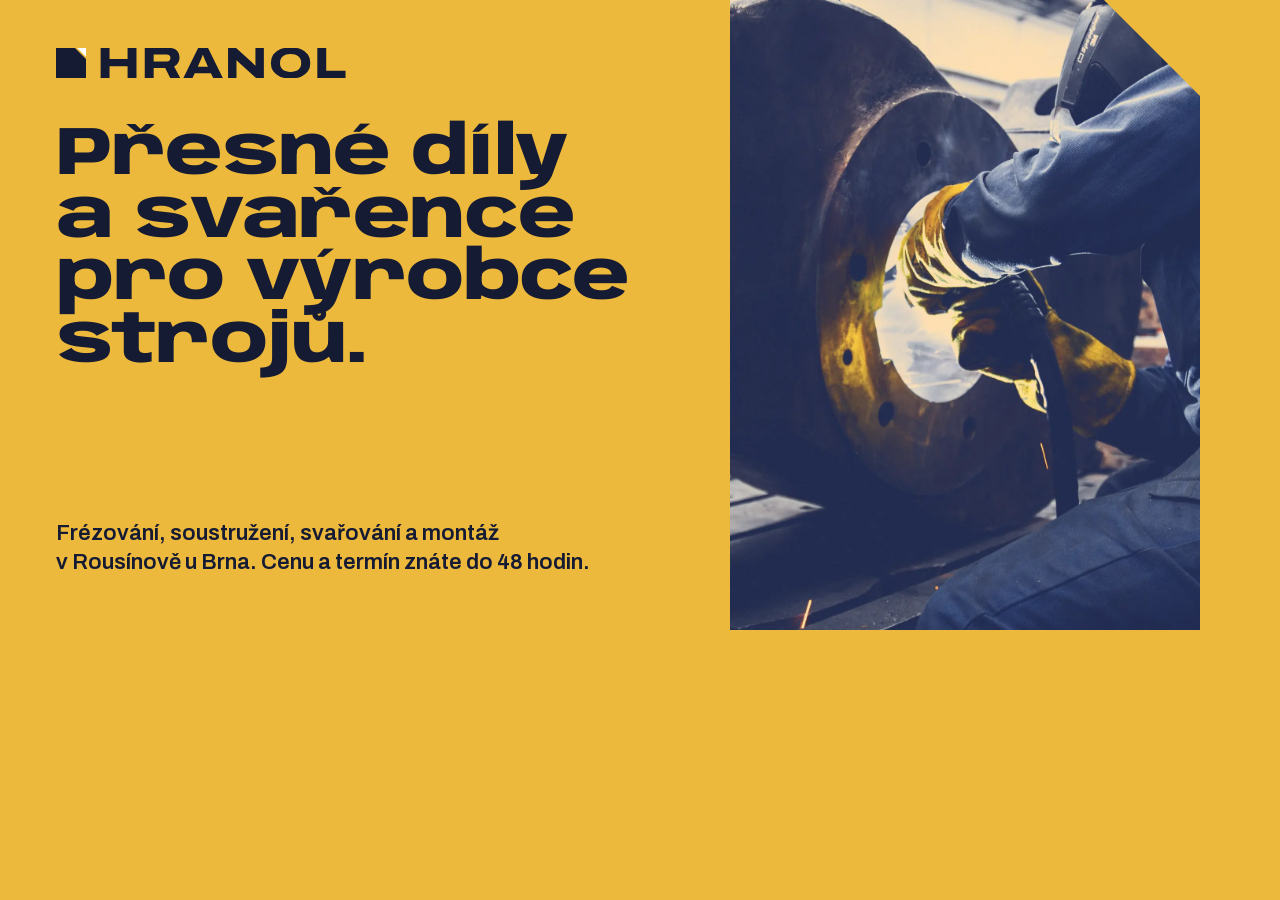
<file: tools/og.html>
<!doctype html><html lang="cs"><head><meta charset="utf-8"><link rel="stylesheet" href="../assets/styles.css">
<!-- Sdílecí náhled 1200 × 630. Snímek: node tools/og.js (playwright-core, Chrome) -> assets/og.jpg -->
<style>
body{margin:0;width:1200px;height:630px;overflow:hidden;background:var(--straw)}
.og{position:relative;width:1200px;height:630px}
.lg{position:absolute;left:56px;top:48px;height:30px;color:var(--ink)}
h1.display{position:absolute;left:56px;top:124px;width:660px;margin:0;font-size:68px;line-height:.92}
p{position:absolute;left:56px;bottom:52px;width:560px;font-size:22px;line-height:1.35;font-weight:600}
.ph{position:absolute;right:0;top:0;width:470px;height:630px;object-fit:cover;object-position:66% 50%;clip-path:polygon(0 0,calc(100% - 96px) 0,100% 96px,100% 100%,0 100%)}
</style></head><body><div class="og">
<svg class="lg" viewBox="0 -686 6645 686"><g fill="currentColor"><path d="M0 -686H434L686 -434V0H0Z"/><path transform="translate(936 0)" d="M84.50048828125 0.0V-687.54345703125H288.12890625V-431.67333984375H700.783203125V-687.54345703125H904.41162109375V0.0H700.783203125V-267.783203125H288.12890625V0.0Z M1093.50048828125 0.0V-687.54345703125H1665.76025390625Q1740.93408203125 -687.54345703125 1790.1513671875 -656.684814453125Q1839.36865234375 -625.826171875 1863.9990234375 -575.424072265625Q1888.62939453125 -525.02197265625 1888.62939453125 -465.478515625Q1888.62939453125 -400.130859375 1857.6728515625 -346.630859375Q1826.71630859375 -293.130859375 1764.5205078125 -262.0439453125L1905.0859375 0.0H1675.392578125L1561.3486328125 -228.6962890625H1297.12890625V0.0ZM1297.12890625 -379.15185546875H1599.3046875Q1635.97900390625 -379.15185546875 1657.946533203125 -401.21728515625Q1679.9140625 -423.28271484375 1679.9140625 -459.76123046875Q1679.9140625 -484.41357421875 1670.0009765625 -501.65283203125Q1660.087890625 -518.89208984375 1642.163818359375 -527.76171875Q1624.23974609375 -536.63134765625 1599.3046875 -536.63134765625H1297.12890625Z M1976.3046875 0.0 2314.32666015625 -687.54345703125H2540.67236328125L2878.6943359375 0.0H2658.435546875L2606.478515625 -110.1748046875H2237.5205078125L2186.10693359375 0.0ZM2305.67236328125 -259.2607421875H2538.32666015625L2475.71728515625 -399.0009765625Q2471.80419921875 -408.37060546875 2464.749755859375 -425.52294921875Q2457.6953125 -442.67529296875 2450.097412109375 -462.186279296875Q2442.49951171875 -481.697265625 2436.08642578125 -498.468994140625Q2429.67333984375 -515.24072265625 2426.49951171875 -523.3056640625H2419.04296875Q2411.67333984375 -504.93603515625 2402.075439453125 -481.10986328125Q2392.4775390625 -457.28369140625 2383.60791015625 -434.9140625Q2374.73828125 -412.54443359375 2368.28173828125 -398.54443359375Z M2998.50048828125 0.0V-687.54345703125H3180.62939453125L3537.06494140625 -366.75927734375Q3546.2607421875 -359.02001953125 3560.45654296875 -344.9111328125Q3574.65234375 -330.80224609375 3590.076416015625 -315.693359375Q3605.50048828125 -300.58447265625 3617.32666015625 -288.388671875H3626.41357421875Q3625.95703125 -306.041015625 3625.272216796875 -333.193359375Q3624.58740234375 -360.345703125 3624.58740234375 -381.4326171875V-687.54345703125H3817.32470703125V0.0H3637.65234375L3289.9990234375 -313.9150390625Q3266.259765625 -335.02392578125 3240.0205078125 -360.817626953125Q3213.78125 -386.611328125 3197.955078125 -402.3505859375H3189.8681640625Q3190.32470703125 -388.80712890625 3190.78125 -360.111328125Q3191.23779296875 -331.41552734375 3191.23779296875 -298.11083984375V0.0Z M4427.881097593076 12.0Q4289.577889414168 12.0 4188.169559941459 -30.315185546875Q4086.76123046875 -72.63037109375 4031.902587890625 -152.13037109375Q3977.0439453125 -231.63037109375 3977.0439453125 -343.52697095435684Q3977.0439453125 -456.36962890625 4031.902587890625 -535.9130859375Q4086.76123046875 -615.45654296875 4188.169559941459 -657.5Q4289.577889414168 -699.54345703125 4427.881097593076 -699.54345703125Q4568.0 -699.54345703125 4668.902099609375 -657.5Q4769.80419921875 -615.45654296875 4824.662841796875 -535.9130859375Q4879.521484375 -456.36962890625 4879.521484375 -343.52697095435684Q4879.521484375 -231.63037109375 4824.662841796875 -152.13037109375Q4769.80419921875 -72.63037109375 4668.902099609375 -30.315185546875Q4568 12 4427.881097593076 12.0ZM4428.28271484375 -138.912109375Q4482.130859375 -138.912109375 4526.5224609375 -152.096923828125Q4570.9140625 -165.28173828125 4603.164306640625 -190.379638671875Q4635.41455078125 -215.4775390625 4652.838623046875 -251.66975911458334Q4670.2626953125 -287.8619791666667 4670.2626953125 -333.0V-356.54345703125Q4670.2626953125 -401.47828151755135 4652.838623046875 -437.27209974315065Q4635.41455078125 -473.06591796875 4603.164306640625 -497.89208984375Q4570.9140625 -522.71826171875 4526.5224609375 -535.6748046875Q4482.130859375 -548.63134765625 4428.28271484375 -548.63134765625Q4374.4345703125 -548.63134765625 4330.04296875 -535.6748046875Q4285.6513671875 -522.71826171875 4253.401123046875 -497.89208984375Q4221.15087890625 -473.06591796875 4203.955078125 -437.27209974315065Q4186.75927734375 -401.47828151755135 4186.75927734375 -356.54345703125V-333.0Q4186.75927734375 -287.8619791666667 4203.955078125 -251.66975911458334Q4221.15087890625 -215.4775390625 4253.401123046875 -190.379638671875Q4285.6513671875 -165.28173828125 4330.04296875 -152.096923828125Q4374.4345703125 -138.912109375 4428.28271484375 -138.912109375Z M5039.50048828125 0.0V-687.54345703125H5243.12890625V-163.89013671875H5684.5634765625V0.0Z"/></g><path fill="#fff" d="M488 -686H686V-488Z"/></svg>
<h1 class="display">Přesné díly a&nbsp;svařence pro výrobce strojů.</h1>
<p>Frézování, soustružení, svařování a&nbsp;montáž v&nbsp;Rousínově u&nbsp;Brna. Cenu a&nbsp;termín znáte do 48&nbsp;hodin.</p>
<img class="ph" src="../assets/img/foto/svarenec.webp" alt="">
</div></body></html>
</file>
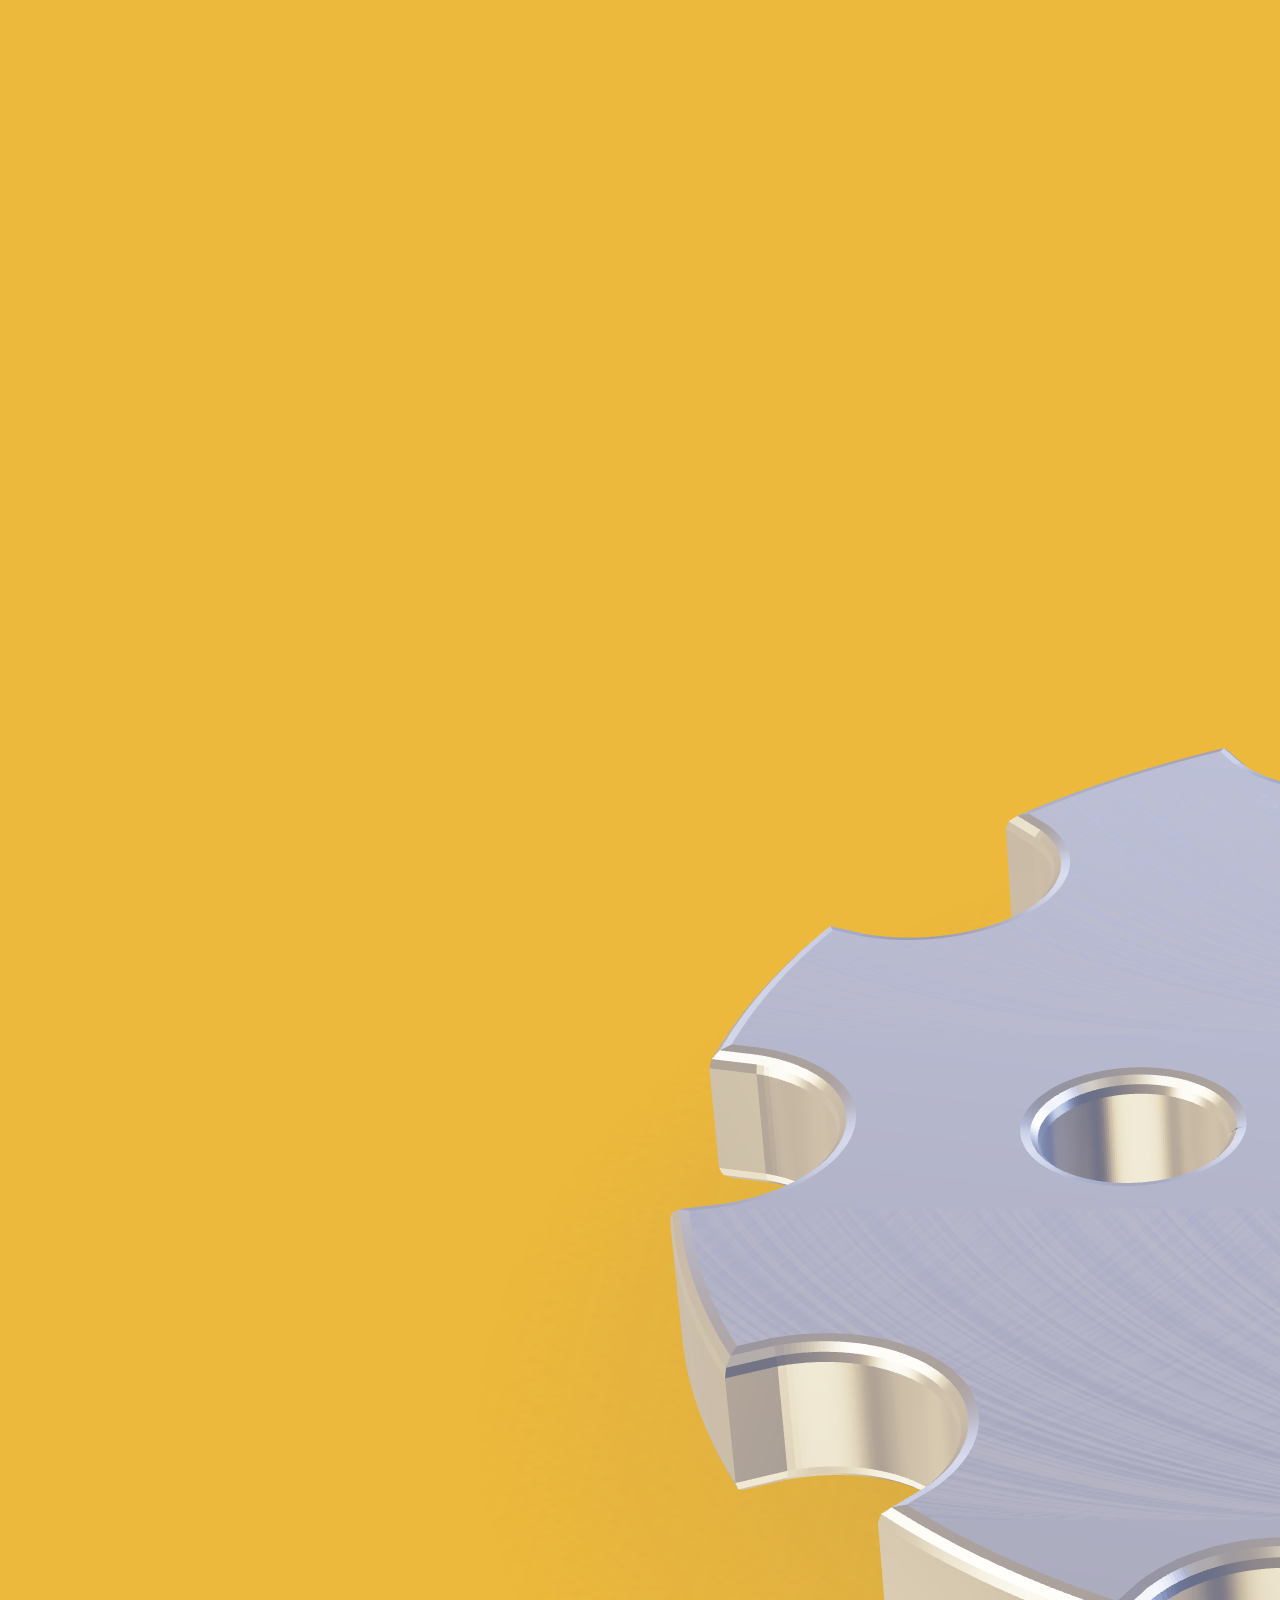
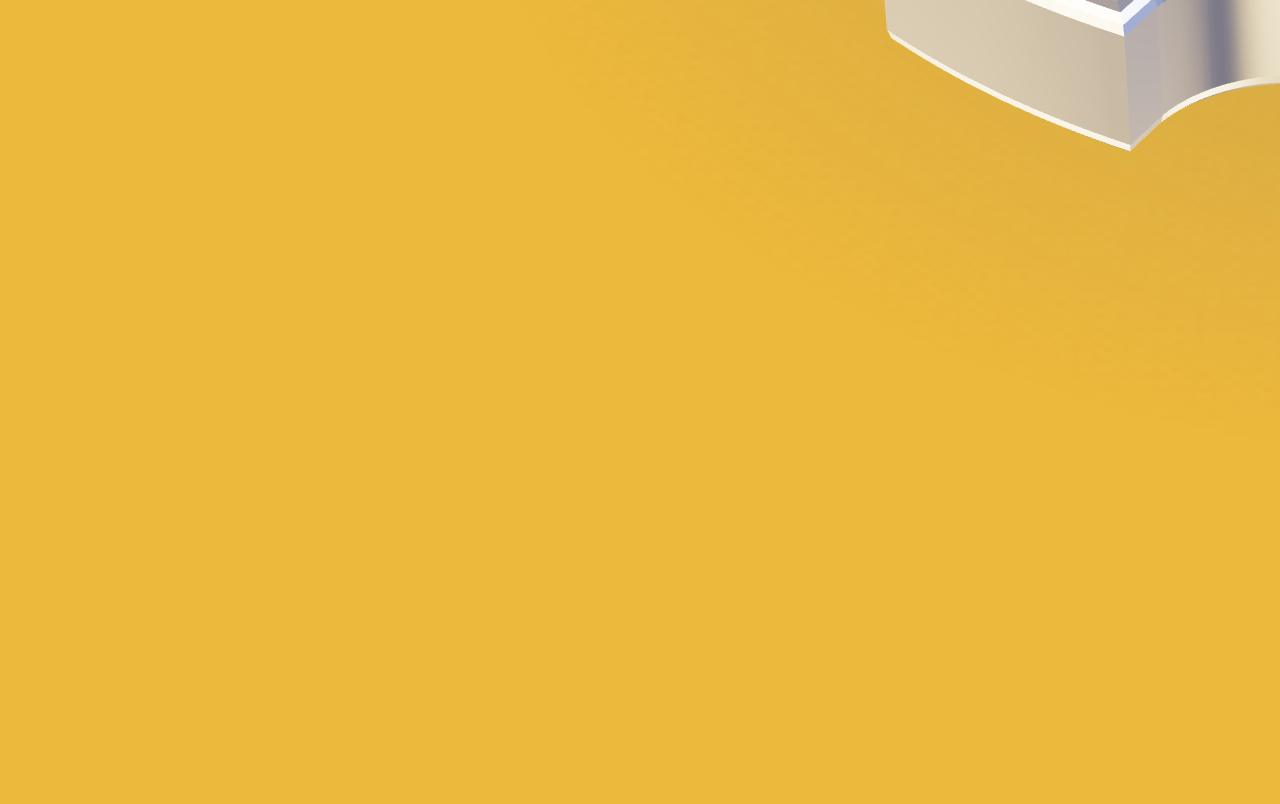
<file: tools/render-parts.html>
<!doctype html>
<meta charset="utf-8">
<body style="margin:0;background:#edb93c">
<canvas id="c"></canvas>
<script src="vendor/three.min.js"></script>
<script>
/* Rendery dodaných dílů pro reference (node tools/render-parts.js). ?part=hvezdice|ram|celisti|pistnice&w=3200&h=2400
   Studio „náběhové barvy“: hlavní světlo a horní softbox slámové, protisvětlo a boční softbox modré jako písmo webu,
   zespodu teplý odraz od slámové plochy, na které díl na webu stojí. Stín je tónovaný do modré. */
const q = new URLSearchParams(location.search);
const W = +q.get("w") || 3200, H = +q.get("h") || 2400;
const T = THREE;
const canvas = document.getElementById("c");
const renderer = new T.WebGLRenderer({ canvas, antialias: true, alpha: true, preserveDrawingBuffer: true });
renderer.setPixelRatio(1);
renderer.setSize(W, H, false);
renderer.setClearColor(0x000000, 0);
renderer.outputEncoding = T.sRGBEncoding;
renderer.toneMapping = T.ACESFilmicToneMapping;
renderer.toneMappingExposure = 0.95;
renderer.physicallyCorrectLights = true;

const scene = new T.Scene();
const camera = new T.PerspectiveCamera(24, W / H, 10, 20000);

const pmrem = new T.PMREMGenerator(renderer);
const studio = new T.Scene();
studio.add(new T.Mesh(new T.BoxGeometry(10, 10, 10), new T.MeshBasicMaterial({ color: 0x141a2e, side: T.BackSide })));
const softbox = (w, h, pos, rgb, k) => {
  const m = new T.Mesh(new T.PlaneGeometry(w, h), new T.MeshBasicMaterial({ color: new T.Color(rgb[0] * k, rgb[1] * k, rgb[2] * k), side: T.DoubleSide }));
  m.position.set(...pos); m.lookAt(0, 0, 0); studio.add(m);
};
const STRAW = [1, 0.72, 0.3], BLUE = [0.3, 0.42, 1], WHITE = [1, 0.84, 0.58];
softbox(6, 1.4, [0, 4.9, 0.8], WHITE, 5);         // horní softbox, teplé světlo
softbox(3.2, 6, [-4.9, 1.2, 1.8], STRAW, 22);     // levý boční, sláma: hlavní světlo
softbox(1.4, 6, [4.9, 0.8, -0.6], BLUE, 16);      // pravý boční, modrá: protisvětlo
softbox(5, 0.7, [0, 2.2, -4.9], BLUE, 6);         // zadní linka, modrá
softbox(5, 0.8, [0, -2.4, 4.9], STRAW, 6);        // přední spodní linka
softbox(10, 4, [0, -4.9, 0], STRAW, 4);           // odraz od slámové plochy
scene.environment = pmrem.fromScene(studio, 0.035).texture;
const key = new T.DirectionalLight(0xffc266, 3.2);
key.position.set(-180, 260, 220);
scene.add(key);
const rim = new T.DirectionalLight(0x5a78ff, 3.0);
rim.position.set(260, 120, -240);
scene.add(rim);

/* ---------- textures ---------- */
const rnd = (() => { let s = 7; return () => (s = (s * 16807) % 2147483647) / 2147483647; })();
const canvasTex = (draw, size = 1024) => {
  const c = document.createElement("canvas"); c.width = c.height = size;
  draw(c.getContext("2d"), size);
  const t = new T.CanvasTexture(c);
  t.anisotropy = renderer.capabilities.getMaxAnisotropy();
  return t;
};
// turned face: concentric rings
const facingTex = () => canvasTex((g, s) => {
  g.fillStyle = "rgb(104,104,104)"; g.fillRect(0, 0, s, s);
  for (let r = 4; r < s * 0.72; r += 3) {
    const v = 88 + Math.round(rnd() * 34);
    g.strokeStyle = `rgb(${v},${v},${v})`; g.lineWidth = 1.4;
    g.beginPath(); g.arc(s / 2, s / 2, r, 0, Math.PI * 2); g.stroke();
  }
});
// face-milled: overlapping fly-cutter arcs in passes
const milledTex = () => canvasTex((g, s) => {
  g.fillStyle = "rgb(96,96,96)"; g.fillRect(0, 0, s, s);
  const R = s * 0.42;
  for (let pass = -1; pass < 4; pass++) {
    const cy = pass * R * 0.9;
    for (let x = -R; x < s + R; x += 2.2) {
      const v = 80 + Math.round(rnd() * 40);
      g.strokeStyle = `rgba(${v},${v},${v},0.9)`; g.lineWidth = 1.1;
      g.beginPath(); g.arc(x, cy, R, 0.15 * Math.PI, 0.85 * Math.PI); g.stroke();
    }
  }
});
// ground: fine axial lines
const groundTex = () => canvasTex((g, s) => {
  g.fillStyle = "rgb(40,40,40)"; g.fillRect(0, 0, s, s);
  for (let y = 0; y < s; y += 1) {
    const v = 26 + Math.round(rnd() * 26);
    g.fillStyle = `rgb(${v},${v},${v})`; g.fillRect(0, y, s, 1);
  }
});
// blasted / mill scale: noise
const noiseTex = (base, spread) => canvasTex((g, s) => {
  const img = g.createImageData(s, s);
  for (let i = 0; i < s * s; i++) {
    const v = base + (rnd() - 0.5) * spread;
    img.data[i * 4] = img.data[i * 4 + 1] = img.data[i * 4 + 2] = v; img.data[i * 4 + 3] = 255;
  }
  g.putImageData(img, 0, 0);
}, 512);

const mapTex = (tex, size) => { const t = tex.clone(); t.needsUpdate = true; t.repeat.set(1 / size, 1 / size); t.offset.set(0.5, 0.5); return t; };

/* ---------- helpers ---------- */
const circlePath = (x, y, r, cw = true) => { const p = new T.Path(); p.absarc(x, y, r, 0, Math.PI * 2, cw); return p; };
const extrude = (shape, depth, bevel = 0.8, segs = 2) => new T.ExtrudeGeometry(shape, {
  depth, bevelEnabled: bevel > 0, bevelThickness: bevel, bevelSize: bevel, bevelSegments: segs, curveSegments: 128,
});
const ringShape = (outer, inner, holes = []) => {
  const s = new T.Shape(); s.absarc(0, 0, outer, 0, Math.PI * 2, false);
  if (inner) s.holes.push(circlePath(0, 0, inner));
  holes.forEach(([x, y, r]) => s.holes.push(circlePath(x, y, r)));
  return s;
};

const part = new T.Group();
const name = q.get("part") || "hvezdice";
let view = { dir: [0, 0.55, 1], tilt: 0 };

/* ---------- 1 · hvězdice (formátový díl balicí linky), EN AW-7075 ---------- */
if (name === "hvezdice") {
  const R = 120, N = 10, pr = 21;
  const pts = [];
  const M = 3600;
  for (let i = 0; i < M; i++) {
    const t = (i / M) * Math.PI * 2;
    let rho = R;
    for (let k = 0; k < N; k++) {
      const th = (k / N) * Math.PI * 2;
      let d = Math.atan2(Math.sin(t - th), Math.cos(t - th));
      const s = R * Math.sin(d);
      if (Math.abs(d) < Math.PI / 2 && Math.abs(s) < pr) rho = Math.min(rho, R * Math.cos(d) - Math.sqrt(pr * pr - s * s));
    }
    pts.push(new T.Vector2(rho * Math.cos(t), rho * Math.sin(t)));
  }
  const shape = new T.Shape(pts);
  // bore Ø40 with keyway, 5 lightening holes
  const bore = new T.Path();
  const br = 20, kw = 6, kd = 24.5;
  const a0 = Math.asin(kw / br);
  bore.moveTo(br * Math.cos(a0), br * Math.sin(a0));
  bore.lineTo(kd, kw); bore.lineTo(kd, -kw); bore.lineTo(br * Math.cos(-a0), br * Math.sin(-a0));
  bore.absarc(0, 0, br, -a0, -2 * Math.PI + a0, true);
  shape.holes.push(bore);
  for (let k = 0; k < 5; k++) {
    const a = (k / 5) * Math.PI * 2 + Math.PI / 5;
    shape.holes.push(circlePath(62 * Math.cos(a), 62 * Math.sin(a), 15));
  }
  const alu = (tex, size, rough = 1) => new T.MeshStandardMaterial({ color: 0xd9d4ca, metalness: 1, roughness: rough, roughnessMap: mapTex(tex, size), envMapIntensity: 1.05 });
  const side = new T.MeshStandardMaterial({ color: 0xe0dbd1, metalness: 1, roughness: 0.3, envMapIntensity: 1.2 });
  const plate = new T.Mesh(extrude(shape, 16, 2.6, 3), [alu(milledTex(), 300), side]);
  // hub Ø80 × 18 with same bore
  const hubShape = new T.Shape(); hubShape.absarc(0, 0, 40, 0, Math.PI * 2, false); hubShape.holes.push(bore);
  const hub = new T.Mesh(extrude(hubShape, 18, 2, 3), [alu(facingTex(), 84), side]);
  hub.position.z = 17.2;
  // 3 set-screw counterbores on hub face -> small dark discs
  part.add(plate, hub);
  part.rotation.x = -Math.PI / 2;
  view = { dir: [0.0, 0.62, 1], tilt: 0.22 };
}

/* ---------- 2 · svařovaný rám s obrobenými plochami, S355J2 ---------- */
if (name === "ram") {
  const steel = new T.MeshStandardMaterial({ color: 0x646b72, metalness: 0.85, roughness: 0.66, roughnessMap: noiseTex(160, 120), envMapIntensity: 0.95 });
  const steelSide = steel;
  const bright = (tex, size) => new T.MeshStandardMaterial({ color: 0xc9ced3, metalness: 1, roughness: 1, roughnessMap: mapTex(tex, size), envMapIntensity: 1.1 });
  const brightSide = new T.MeshStandardMaterial({ color: 0xd2d7db, metalness: 1, roughness: 0.28 });
  const weldMat = new T.MeshStandardMaterial({ color: 0x6a5a48, metalness: 0.85, roughness: 0.5, roughnessMap: noiseTex(140, 120) });
  const tube = (len) => {
    const s = new T.Shape(); const a = 40, b = 35;
    s.moveTo(-a, -a); s.lineTo(a, -a); s.lineTo(a, a); s.lineTo(-a, a); s.lineTo(-a, -a);
    const h = new T.Path(); h.moveTo(-b, -b); h.lineTo(-b, b); h.lineTo(b, b); h.lineTo(b, -b); h.lineTo(-b, -b);
    s.holes.push(h);
    const g = extrude(s, len, 2.5, 2);
    g.translate(0, 0, -len / 2);
    return new T.Mesh(g, steel);
  };
  const L = 1100, Wd = 560;
  [-1, 1].forEach((sz) => { const r = tube(L); r.rotation.y = Math.PI / 2; r.position.z = sz * Wd / 2; part.add(r); });
  const cl = Wd - 80;
  [-470, -60, 470].forEach((x) => {
    const c = tube(cl); c.position.x = x; part.add(c);
    // fillet welds around both joints
    [-1, 1].forEach((sz) => {
      const z = sz * (Wd / 2 - 40);
      const bead = (len, axis, px, py) => {
        const g = new T.CylinderGeometry(4.5, 4.5, len, 12); const m = new T.Mesh(g, weldMat);
        if (axis === "x") m.rotation.z = Math.PI / 2;
        m.position.set(x + px, py, z); part.add(m);
      };
      bead(84, "x", 0, 40); bead(84, "x", 0, -40); bead(84, "y", 40, 0); bead(84, "y", -40, 0);
    });
  });
  // bearing housings: welded boss Ø150 on top of each rail, machined face + bore Ø72
  [-1, 1].forEach((sz) => {
    const boss = new T.Mesh(extrude(ringShape(75, 36, [0, 1, 2, 3].map((k) => { const a = k * Math.PI / 2 + Math.PI / 4; return [56 * Math.cos(a), 56 * Math.sin(a), 6.5]; })), 46, 1.2), [bright(facingTex(), 156), steel]);
    boss.rotation.x = -Math.PI / 2; boss.position.set(-60, 40, sz * Wd / 2); part.add(boss);
    const bore = new T.Mesh(new T.CylinderGeometry(36.2, 36.2, 46, 96, 1, true), new T.MeshStandardMaterial({ color: 0xd8dde1, metalness: 1, roughness: 0.18, side: T.BackSide }));
    bore.position.set(-60, 63, sz * Wd / 2); part.add(bore);
    const ring = new T.Mesh(new T.TorusGeometry(76, 4.5, 10, 96), weldMat); ring.rotation.x = Math.PI / 2; ring.position.set(-60, 42, sz * Wd / 2); part.add(ring);
  });
  // machined mounting pads at the four corners
  [[-500, -1], [-500, 1], [500, -1], [500, 1]].forEach(([x, sz]) => {
    const g = new T.BoxGeometry(110, 16, 110);
    const mats = [brightSide, brightSide, bright(milledTex(), 130), steel, brightSide, brightSide];
    const pad = new T.Mesh(g, mats); pad.position.set(x, -48, sz * Wd / 2); part.add(pad);
  });
  view = { dir: [0.75, 0.62, 1], tilt: 0 };
}

/* ---------- 3 · čelisti chapadla, EN AW-6082 černý elox + POM-C ---------- */
if (name === "celisti") {
  const anod = new T.MeshStandardMaterial({ color: 0x23262c, metalness: 0.6, roughness: 1, roughnessMap: noiseTex(110, 70), envMapIntensity: 1.2 });
  const pom = new T.MeshStandardMaterial({ color: 0xf1efe9, metalness: 0, roughness: 0.55, envMapIntensity: 0.6 });
  const screw = new T.MeshStandardMaterial({ color: 0x2b2e31, metalness: 0.9, roughness: 0.35 });
  // left jaw: base reaches outward (-x), finger inner face at x = 0 carries the POM pad
  const jaw = () => {
    const g = new T.Group();
    const s = new T.Shape();
    s.moveTo(-72, 0); s.lineTo(0, 0); s.lineTo(0, 132); s.lineTo(-12, 140); s.lineTo(-24, 140); s.lineTo(-24, 28); s.lineTo(-72, 28); s.lineTo(-72, 0);
    s.holes.push(circlePath(-60, 14, 3.4), circlePath(-36, 14, 3.4));
    const w = new T.Path(); w.moveTo(-16, 40); w.lineTo(-8, 40); w.lineTo(-8, 70); w.lineTo(-16, 70); w.lineTo(-16, 40); s.holes.push(w);
    const body = new T.Mesh(extrude(s, 36, 3, 3), anod);
    body.position.z = -18;
    g.add(body);
    // POM pad 12 thick with V-notch facing +x
    const ps = new T.Shape(); ps.moveTo(0, 0); ps.lineTo(12, 0); ps.lineTo(12, 22); ps.lineTo(5, 34); ps.lineTo(12, 46); ps.lineTo(12, 68); ps.lineTo(0, 68); ps.lineTo(0, 0);
    const pad = new T.Mesh(extrude(ps, 32, 1.6, 3), pom); pad.position.set(0.6, 62, -16); g.add(pad);
    [70, 122].forEach((y) => { const h = new T.Mesh(new T.CylinderGeometry(3.6, 3.6, 1.6, 24), screw); h.rotation.z = Math.PI / 2; h.position.set(13.2, y - 6, 9); g.add(h); });
    return g;
  };
  const a = jaw(); a.position.set(-26, 3, 0); part.add(a);
  const b = jaw(); b.rotation.y = Math.PI; b.position.set(26, 3, 0); part.add(b);
  // customer's parallel gripper body (bought-in), matte natural anodised, jaws sit on its slides
  const gb = new T.MeshStandardMaterial({ color: 0xbfbbb3, metalness: 0.7, roughness: 1, roughnessMap: noiseTex(120, 60), envMapIntensity: 0.9 });
  const gbody = new T.Mesh(new T.BoxGeometry(190, 64, 64), gb); gbody.position.set(0, -32.5, 0); part.add(gbody);
  const slide = new T.Mesh(new T.BoxGeometry(180, 6, 26), new T.MeshStandardMaterial({ color: 0x8d949b, metalness: 0.9, roughness: 0.3 }));
  slide.position.set(0, -0.2, 0); part.add(slide);
  [-1, 1].forEach((sx) => { const port = new T.Mesh(new T.CylinderGeometry(5, 5, 4, 24), screw); port.rotation.x = Math.PI / 2; port.position.set(sx * 60, -34, 33); part.add(port); });
  // held part: turned aluminium pin sitting in both V-notches
  const pin = new T.Mesh(new T.CylinderGeometry(15.5, 15.5, 60, 72), new T.MeshStandardMaterial({ color: 0xd8dce0, metalness: 1, roughness: 0.2 }));
  pin.rotation.x = Math.PI / 2; pin.position.set(0, 99, 0); part.add(pin);
  part.rotation.y = 0.62;
  view = { dir: [0.2, 0.38, 1], tilt: 0 };
}

/* ---------- 4 · pístnice a víko válce, 42CrMo4 tvrdochrom ---------- */
if (name === "pistnice") {
  const chrome = new T.MeshStandardMaterial({ color: 0xeef1f4, metalness: 1, roughness: 0.06, envMapIntensity: 1.25 });
  const turned = new T.MeshStandardMaterial({ color: 0xc8cdd2, metalness: 1, roughness: 0.3, envMapIntensity: 1.1 });
  const prof = [];
  const P = (r, y) => prof.push(new T.Vector2(r, y));
  // thread M30 at y 0..45 (grooves), relief, rod Ø50 to 620, chamfer, end spigot with thread
  P(0, 0); P(13.5, 0); P(15, 1.5);
  for (let y = 3; y < 44; y += 2.5) { P(15, y - 1.2); P(13.6, y); }
  P(15, 45); P(13, 48); P(13, 54); P(24, 56); P(25, 57.5);
  P(25, 440); P(24, 441.5); P(20, 442); P(20, 460);
  for (let y = 462; y < 496; y += 2.5) { P(20, y - 1.2); P(18.6, y); }
  P(20, 498); P(18.5, 500); P(0, 500);
  const rod = new T.Mesh(new T.LatheGeometry(prof, 160), chrome);
  // cap (víko): flange Ø160 × 22 with 6 holes + spigot Ø110 with two seal grooves
  const cap = new T.Group();
  const holes = Array.from({ length: 6 }, (_, k) => { const a = k * Math.PI / 3 + Math.PI / 6; return [64 * Math.cos(a), 64 * Math.sin(a), 6.6]; });
  const fl = new T.Mesh(extrude(ringShape(80, 26, holes), 22, 1.2), [new T.MeshStandardMaterial({ color: 0xc8cdd2, metalness: 1, roughness: 1, roughnessMap: mapTex(facingTex(), 164) }), turned]);
  fl.rotation.x = -Math.PI / 2;
  cap.add(fl);
  const sp = [];
  const S = (r, y) => sp.push(new T.Vector2(r, y));
  S(26, 0); S(55, 0); S(55, 6); S(51, 6); S(51, 12); S(55, 12); S(55, 18); S(51, 18); S(51, 24); S(55, 24); S(55, 30); S(53, 32); S(26, 32);
  const spigot = new T.Mesh(new T.LatheGeometry(sp, 160), turned);
  spigot.position.y = 1.2; cap.add(spigot);
  cap.position.y = 210;
  part.add(rod, cap);
  part.rotation.z = -1.25; part.rotation.y = -0.42;
  view = { dir: [0.1, 0.5, 1], tilt: 0, look: 0.1 };
}

scene.add(part);

/* ---------- framing + shadow ---------- */
part.updateMatrixWorld(true);
const box = new T.Box3().setFromObject(part);
const center = box.getCenter(new T.Vector3());
part.position.sub(center);
part.updateMatrixWorld(true);
box.setFromObject(part);
const sphere = box.getBoundingSphere(new T.Sphere());
const dir = new T.Vector3(...view.dir).normalize();
const fov = (camera.fov * Math.PI) / 180;
const dist = (sphere.radius / Math.sin(fov / 2)) * (+q.get("fit") || 0.9);
camera.position.copy(dir.multiplyScalar(dist));
camera.lookAt(0, sphere.radius * (view.look ?? -0.06), 0);
camera.near = dist / 20; camera.far = dist * 10; camera.updateProjectionMatrix();

const shadow = (() => {
  const c = document.createElement("canvas"); c.width = c.height = 256;
  const g = c.getContext("2d");
  const grad = g.createRadialGradient(128, 128, 0, 128, 128, 128);
  grad.addColorStop(0, "rgba(21,27,51,0.34)"); grad.addColorStop(0.5, "rgba(21,27,51,0.14)"); grad.addColorStop(1, "rgba(21,27,51,0)");
  g.fillStyle = grad; g.fillRect(0, 0, 256, 256);
  const sx = (box.max.x - box.min.x) * 1.25, sz = (box.max.z - box.min.z) * 1.25;
  const m = new T.Mesh(new T.PlaneGeometry(Math.max(sx, 60), Math.max(sz, 60)), new T.MeshBasicMaterial({ map: new T.CanvasTexture(c), transparent: true, depthWrite: false }));
  m.rotation.x = -Math.PI / 2; m.position.y = box.min.y - sphere.radius * 0.06;
  return m;
})();
scene.add(shadow);

renderer.render(scene, camera);
window.DONE = true;
</script>
</file>
<file: assets/styles.css>
/* HRANOL s.r.o. – ukázkový web. Vzhled „náběhové barvy“: barvy, které dostane ocel při ohřevu.
   Slámová plocha rámuje každou stránku, písmo je modré jako popuštěná ocel, obsah leží na bílém archu.
   Fotky jsou sjednocené mezi tyto dvě barvy (tools/photos.py). Celá řada náběhových barev od slámové
   po modrou je jen na jednom místě: v tabulce volné kapacity. */

/* ---------------------------------------------------------------- písmo */

@font-face {
  font-family: "Anybody";
  font-style: normal;
  font-weight: 600 900;
  font-stretch: 100% 140%;
  font-display: swap;
  src: url("fonts/anybody.woff2") format("woff2");
}
@font-face {
  font-family: "Archivo";
  font-style: normal;
  font-weight: 100 900;
  font-stretch: 62% 125%;
  font-display: swap;
  src: url("fonts/archivo-latin-ext.woff2") format("woff2");
  unicode-range: U+0100-02BA, U+02BD-02C5, U+02C7-02CC, U+02CE-02D7, U+02DD-02FF, U+0304, U+0308, U+0329, U+1D00-1DBF, U+1E00-1E9F, U+1EF2-1EFF, U+2020, U+20A0-20AB, U+20AD-20C4, U+2113, U+2C60-2C7F, U+A720-A7FF;
}
@font-face {
  font-family: "Archivo";
  font-style: normal;
  font-weight: 100 900;
  font-stretch: 62% 125%;
  font-display: swap;
  src: url("fonts/archivo-latin.woff2") format("woff2");
  unicode-range: U+0000-00FF, U+0131, U+0152-0153, U+02BB-02BC, U+02C6, U+02DA, U+02DC, U+0304, U+0308, U+0329, U+2000-206F, U+20AC, U+2122, U+2191, U+2193, U+2212, U+2215, U+FEFF, U+FFFD;
}

/* ---------------------------------------------------------------- tokeny */

:root {
  /* pevná paleta */
  --straw: #edb93c;         /* slámová: plocha, která rámuje stránku */
  --straw-pale: #fbefc9;    /* světlá sláma na bílé: označený řádek, přenesené výkresy */
  --ink: #151b33;           /* modř popuštěné oceli: písmo, tlačítka */
  --ink-2: #2b3766;         /* světlejší modř: najetí na tlačítko */
  --bronze: #5e3b10;        /* vedlejší text na slámové */
  --white: #fff;
  --steel: #eef0f3;         /* světlá ocel na bílé: pole, prázdné buňky, plocha haly */
  --line: #d5d9e0;          /* tenké linky na bílé */
  --field: #838ca0;         /* okraje polí, 3:1 vůči bílé */
  --muted: #545d72;         /* vedlejší text na bílé */
  --error: #b42318;

  /* náběhové barvy v pořadí ohřevu, jen pro kapacitu */
  --t1: #f7e3a1;            /* světlá sláma */
  --t2: #edb93c;            /* sláma */
  --t3: #d4932b;            /* tmavá sláma, zlatá */
  --t4: #9c5a2e;            /* bronz */
  --t5: #63396f;            /* fialová */
  --t6: #24397a;            /* modrá */

  /* písmo */
  --f-display: "Anybody", "Archivo", system-ui, sans-serif;
  --f-text: "Archivo", system-ui, sans-serif;
  /* stupnice 4 : 3 od textu 17 px; horní stupně plynule rostou s šířkou okna */
  --t-xs: 0.875rem;                                    /* 14 */
  --t-s: 0.9375rem;                                    /* 15 */
  --t-m: 1.0625rem;                                    /* 17 */
  --t-l: clamp(1.1875rem, 1.05rem + 0.45vw, 1.375rem); /* 19–22 */
  --t-xl: clamp(1.375rem, 1.1rem + 0.9vw, 1.875rem);   /* 22–30 */
  --t-2xl: clamp(1.75rem, 1.3rem + 1.4vw, 2.5rem);     /* 28–40 */
  --t-3xl: clamp(2rem, 1.3rem + 2.2vw, 3.375rem);      /* 32–54 */
  --t-4xl: clamp(2.25rem, 1.2rem + 3.3vw, 4.5rem);     /* 36–72 */
  --t-5xl: clamp(2.75rem, 1.2rem + 5.4vw, 6rem);       /* 44–96 */

  /* rozměry */
  --gut: clamp(10px, 2.2vw, 32px);     /* šířka slámového rámu kolem archu */
  --pad: clamp(18px, 4.4vw, 72px);     /* vnitřní okraj archu; stejná osa platí i na slámové ploše */
  --max: 1600px;
  --sec: clamp(64px, 7.5vw, 128px);
  --head-h: 76px;
  --cut: clamp(44px, 6vw, 112px);      /* sražená hrana fotky v úvodu, jako u loga */

  --ease: cubic-bezier(0.16, 1, 0.3, 1);
  --shadow: 0 1px 2px rgb(21 27 51 / 0.12), 0 28px 48px -24px rgb(21 27 51 / 0.45);
}

/* ---------------------------------------------------------------- základ */

*, *::before, *::after { box-sizing: border-box; }
html { -webkit-text-size-adjust: 100%; scroll-padding-top: calc(var(--head-h) + 56px); }
@media (prefers-reduced-motion: no-preference) { html { scroll-behavior: smooth; } }
body {
  margin: 0;
  background: var(--straw);
  color: var(--ink);
  font: 400 var(--t-m)/1.55 var(--f-text);
  font-kerning: normal;
  text-rendering: optimizeLegibility;
  -webkit-font-smoothing: antialiased;
  scrollbar-color: var(--muted) transparent;
}
img, svg { display: block; max-width: 100%; }
img { height: auto; }
h1, h2, h3, h4, p, ul, ol, dl, dd, figure, blockquote { margin: 0; }
ul, ol { padding: 0; list-style: none; }
a { color: inherit; text-decoration-thickness: 1.5px; text-underline-offset: 0.22em; }
a:hover { text-decoration-thickness: 3px; }
button, input, select, textarea { font: inherit; color: inherit; }
button { cursor: pointer; }
:focus-visible { outline: 3px solid var(--ink); outline-offset: 2px; }
::selection { background: var(--ink); color: var(--straw); }
strong { font-weight: 700; }
[hidden] { display: none !important; }
.sr-only { position: absolute; width: 1px; height: 1px; padding: 0; margin: -1px; overflow: hidden; clip: rect(0 0 0 0); white-space: nowrap; border: 0; }
.skip { position: absolute; left: 12px; top: -60px; z-index: 100; padding: 10px 16px; background: var(--ink); color: var(--white); font-weight: 700; }
.skip:focus { top: 12px; }
#obsah:focus { outline: none; }

/* šířka rámu: každý blok stránky je stejně široký a vystředěný, mezi ním a okrajem okna zůstane sláma */
.demo p, .fascia__bar, .hero, .phead, .band, .sheet, .interlude, .tool, .ftr > * {
  width: min(100% - 2 * var(--gut), var(--max));
  margin-inline: auto;
}

/* ---------------------------------------------------------------- typografie */

.display, .h2, .h3 {
  font-family: var(--f-display);
  font-weight: 800;
  font-stretch: 122%;
  letter-spacing: -0.02em;
  text-wrap: balance;
}
.display { font-size: var(--t-5xl); line-height: 0.92; }
.h2 { font-size: var(--t-3xl); line-height: 1; }
.h3 { font-size: var(--t-xl); line-height: 1.08; font-weight: 750; font-stretch: 112%; letter-spacing: -0.01em; }
.lead { font-size: var(--t-l); line-height: 1.5; max-width: 52ch; text-wrap: pretty; }
p { text-wrap: pretty; }
.data, td, dd { font-variant-numeric: tabular-nums; }
.more { font-weight: 700; text-decoration-thickness: 2px; }
.more:hover { text-decoration-thickness: 4px; }
.credit { margin-top: 8px; font-size: var(--t-xs); line-height: 1.4; color: var(--muted); }
.hero .credit, .band .credit, .interlude .credit { color: var(--bronze); }

/* ---------------------------------------------------------------- tlačítka */

.btn {
  display: inline-flex; align-items: center; justify-content: center; gap: 10px;
  min-height: 52px; padding: 0 26px;
  border: 2px solid transparent; border-radius: 0;
  font: 700 var(--t-m)/1.1 var(--f-text);
  text-decoration: none; white-space: nowrap;
  transition: background-color 0.25s var(--ease), color 0.25s var(--ease), border-color 0.25s var(--ease);
}
.btn--sm { min-height: 44px; padding: 0 18px; font-size: var(--t-s); }
.btn--ink { background: var(--ink); color: var(--white); }
.btn--ink:hover { background: var(--ink-2); }
.btn--sign { background: var(--straw); color: var(--ink); border-color: var(--straw); }
.btn--sign:hover { background: var(--ink); border-color: var(--ink); color: var(--straw); }
.btn--line { background: transparent; color: var(--ink); border-color: var(--ink); }
.btn--line:hover { background: var(--ink); color: var(--white); }
.btn:disabled { opacity: 0.45; pointer-events: none; }

/* ---------------------------------------------------------------- hlavička */

.demo { font-size: var(--t-xs); line-height: 1.4; color: var(--bronze); border-bottom: 1px solid rgb(21 27 51 / 0.16); view-transition-name: demo; }
.demo p { padding: 8px var(--pad); }
.fascia { position: sticky; top: 0; z-index: 40; background: var(--straw); view-transition-name: fascia; transition: box-shadow 0.3s var(--ease); }
.fascia.is-scrolled { box-shadow: 0 1px 0 rgb(21 27 51 / 0.18), 0 14px 28px -22px rgb(21 27 51 / 0.6); }
.fascia__bar { display: flex; align-items: center; gap: 28px; height: var(--head-h); padding-inline: var(--pad); }
.fascia__brand { display: block; flex: none; color: var(--ink); }
.logo { width: auto; height: 26px; }
.logo__cut { fill: var(--white); }
.nav { margin-left: auto; }
.nav ul { display: flex; gap: 26px; }
.nav a { display: block; padding: 8px 0; font-weight: 600; text-decoration: none; background: linear-gradient(var(--ink), var(--ink)) 0 100% / 0 2px no-repeat; transition: background-size 0.3s var(--ease); }
.nav a:hover { background-size: 100% 2px; }
.nav a[aria-current="page"] { background-size: 100% 3px; }
.nav__cta { display: none; }
.search-btn {
  display: inline-flex; align-items: center; gap: 10px; height: 44px; padding: 0 10px 0 14px;
  border: 0; background: var(--white); font-weight: 600; font-size: var(--t-s);
  transition: box-shadow 0.25s var(--ease);
}
.search-btn:hover { box-shadow: inset 0 0 0 2px var(--ink); }
.search-btn svg { flex: none; width: 18px; height: 18px; fill: none; stroke: var(--ink); stroke-width: 2; stroke-linecap: square; }
kbd { display: inline-block; padding: 2px 6px; background: var(--steel); font: 600 0.8em/1.3 var(--f-text); color: var(--muted); }
.menu-btn { display: none; height: 44px; padding: 0 16px; border: 0; background: var(--ink); color: var(--white); font-weight: 700; }

/* ---------------------------------------------------------------- úvod */

.hero { padding: clamp(24px, 3.4vw, 52px) 0 0; }
.hero__top { display: grid; grid-template-columns: repeat(12, minmax(0, 1fr)); column-gap: clamp(20px, 2.4vw, 40px); padding-inline: var(--pad); }
.hero__title { grid-column: 1 / -1; }
.hero__title { max-width: 15.5em; font-size: min(var(--t-5xl), 11svh); }
/* úvodní odstavec ve stejném pravém sloupci jako doprovodný text u nadpisů sekcí */
.hero__aside { grid-column: 8 / -1; margin-top: clamp(20px, 2.4vw, 36px); }
.hero__aside .lead { max-width: 54ch; }
.hero__links { display: flex; flex-wrap: wrap; gap: 10px 28px; margin-top: 16px; font-size: var(--t-s); }
.status { font-weight: 600; }
.hero__stage { position: relative; margin-top: clamp(24px, 2.6vw, 40px); }
.hero__photo img {
  width: 100%; height: clamp(420px, 62svh, 700px); object-fit: cover; object-position: 58% 78%;
  clip-path: polygon(0 0, calc(100% - var(--cut)) 0, 100% var(--cut), 100% 100%, 0 100%);
  background: var(--ink);
}
.hero__photo .credit { padding-inline: var(--pad); text-align: right; }

/* pult na výkresy */
/* pult stojí vlevo před fotkou (kryje jen tmavý odlitek) a vystupuje z ní do volného místa pod nadpisem */
.desk {
  --rise: clamp(96px, 10vw, 168px);
  position: absolute; top: calc(-1 * var(--rise)); left: var(--pad); z-index: 2;
  width: min(420px, 100% - 2 * var(--pad));
  padding: clamp(22px, 2.2vw, 32px);
  background: var(--white); box-shadow: var(--shadow);
  transition: transform 0.4s var(--ease), box-shadow 0.4s var(--ease);
}
.desk.is-armed { transform: translateY(-6px); box-shadow: 0 2px 4px rgb(21 27 51 / 0.14), 0 40px 60px -24px rgb(21 27 51 / 0.6); }
.desk__title { font: 800 var(--t-xl)/1 var(--f-display); font-stretch: 118%; letter-spacing: -0.02em; }
.desk__lead { margin-top: 10px; font-weight: 600; }
.desk .drop { margin-top: 18px; }
.desk__actions { display: flex; flex-wrap: wrap; gap: 10px; margin-top: 14px; }
.desk__actions .btn { flex: 1 1 auto; }

/* odkládací plocha pro soubory */
.drop {
  position: relative; display: flex; gap: 14px; align-items: flex-start;
  padding: 18px 18px 16px; border: 2px dashed var(--field); background: var(--steel);
  cursor: pointer; transition: background-color 0.2s var(--ease), border-color 0.2s var(--ease);
}
.drop--desk { display: block; }
.drop:hover { border-color: var(--ink); }
.drop__icon { width: 24px; height: 24px; flex: none; fill: none; stroke: var(--ink); stroke-width: 2; stroke-linecap: square; }
.drop--desk .drop__icon { margin-bottom: 8px; }
.drop__title { font-weight: 700; }
.drop__hint { margin-top: 4px; font-size: var(--t-s); color: var(--muted); }
.drop__armed { display: none; }
.drop__pick { text-decoration: underline; text-decoration-thickness: 2px; text-underline-offset: 0.2em; cursor: pointer; }
.desk.is-armed .drop, .drop.is-over { border-style: solid; border-color: var(--ink); background: var(--straw); }
.desk.is-armed .drop__idle { display: none; }
.desk.is-armed .drop__armed { display: inline; }
.desk.is-armed .drop__hint, .drop.is-over .drop__hint { color: var(--bronze); }
.files { margin-top: 10px; }
.files li { display: flex; align-items: baseline; gap: 12px; padding: 9px 0; border-bottom: 1px solid var(--line); font-size: var(--t-s); }
.files__name { flex: 1; min-width: 0; overflow: hidden; text-overflow: ellipsis; white-space: nowrap; font-weight: 600; }
.files__size { color: var(--muted); font-variant-numeric: tabular-nums; }
.files button { border: 0; background: none; padding: 0; font-weight: 600; text-decoration: underline; text-underline-offset: 0.2em; color: var(--ink); }
.field__error { margin-top: 6px; color: var(--error); font-weight: 600; font-size: var(--t-s); }

/* ---------------------------------------------------------------- arch a sekce */

.sheet { margin-top: var(--gut); background: var(--white); padding-inline: var(--pad); }
.sec { padding-block: var(--sec); }
.sec + .sec { padding-top: 0; }
.sec__head { display: grid; grid-template-columns: repeat(12, minmax(0, 1fr)); gap: 20px clamp(20px, 2.4vw, 40px); align-items: end; margin-bottom: clamp(32px, 4vw, 64px); }
.sec__head .h2 { grid-column: 1 / span 7; }
.sec__aside { grid-column: 8 / -1; max-width: 46ch; color: var(--muted); }
.sec__more { margin-top: clamp(24px, 3vw, 40px); }

/* technologie v úvodu: výpis a fotka, která se mění podle řádku */
.techs__body { display: grid; grid-template-columns: minmax(0, 7fr) minmax(0, 5fr); gap: clamp(24px, 4vw, 72px); align-items: start; }
.techs__list { border-top: 1px solid var(--line); }
.techs__list li { border-bottom: 1px solid var(--line); }
.techs__list a {
  display: flex; align-items: baseline; justify-content: space-between; gap: 8px 24px;
  margin-inline: calc(-1 * clamp(10px, 1.2vw, 20px)); padding: clamp(14px, 1.6vw, 24px) clamp(10px, 1.2vw, 20px);
  text-decoration: none; transition: background-color 0.25s var(--ease);
}
.techs__list a:hover, .techs__list a:focus-visible { background: var(--straw-pale); }
.techs__name { font: 800 var(--t-3xl)/1 var(--f-display); font-stretch: 112%; letter-spacing: -0.02em; }
.techs__spec { max-width: 15em; text-align: right; font-size: var(--t-s); color: var(--muted); font-variant-numeric: tabular-nums; }
.techs__media { position: sticky; top: calc(var(--head-h) + 24px); display: grid; }
.techs__media figure { grid-area: 1 / 1; opacity: 0; transition: opacity 0.45s var(--ease); }
.techs__media figure.is-active { opacity: 1; }
.techs__media img { width: 100%; aspect-ratio: 4 / 4.4; object-fit: cover; background: var(--ink); }
.techs__media .techs__render img { background: var(--straw); object-fit: contain; padding: 6%; }

/* jedna hala: velký snímek svaru a vedle něj čtyři kroky svařence (skutečná posloupnost, svislá osa) */
.roof__body { display: grid; grid-template-columns: minmax(0, 7fr) minmax(0, 5fr); gap: 32px clamp(24px, 4vw, 72px); align-items: start; }
.roof__plate img { width: 100%; aspect-ratio: 3 / 2; object-fit: cover; background: var(--ink); }
.roof__steps { border-left: 2px solid var(--ink); }
.roof__steps li { position: relative; padding: 0 0 clamp(22px, 2.4vw, 36px) clamp(20px, 2vw, 32px); }
.roof__steps li::before { content: ""; position: absolute; left: -2px; top: 0.6em; width: 14px; height: 2px; background: var(--ink); }
.roof__steps li:last-child { padding-bottom: 0; }
.roof__steps p { margin-top: 8px; color: var(--muted); max-width: 44ch; }

/* kapacita: náběhové barvy podle vytížení */
.cap { position: relative; }
.cap__table { width: 100%; border-collapse: separate; border-spacing: 4px; margin-inline: -4px; }
.cap__table th { text-align: left; font-weight: 600; }
.cap__table thead th { padding: 0 6px 10px; font-size: var(--t-xs); color: var(--muted); vertical-align: bottom; }
.cap__corner { width: 19%; }
.cap__wk { display: block; font-weight: 700; color: var(--ink); font-variant-numeric: tabular-nums; }
.cap__date { display: block; font-variant-numeric: tabular-nums; }
.cap__table tbody th { padding: 6px 16px 6px 0; }
.cap__name { display: block; font: 750 var(--t-m)/1.15 var(--f-display); font-stretch: 112%; }
.cap__when { display: block; margin-top: 2px; font-size: var(--t-xs); color: var(--muted); font-variant-numeric: tabular-nums; }
.cap__cell {
  height: 58px; padding: 0; text-align: center; vertical-align: middle; cursor: default;
  font-size: var(--t-s); font-weight: 600; font-variant-numeric: tabular-nums;
  transition: opacity 0.25s var(--ease), box-shadow 0.2s var(--ease);
}
.cap__cell[data-t="1"] { background: var(--t1); }
.cap__cell[data-t="2"] { background: var(--t2); }
.cap__cell[data-t="3"] { background: var(--t3); }
.cap__cell[data-t="4"] { background: var(--t4); color: var(--white); }
.cap__cell[data-t="5"] { background: var(--t5); color: var(--white); }
.cap__cell[data-t="6"] { background: var(--t6); color: var(--white); }
.cap__cell:hover, .cap__cell:focus-visible { outline: 3px solid var(--ink); outline-offset: 1px; }
.cap.is-isolating .cap__cell:not(.is-on) { opacity: 0.22; }
.cap.is-isolating tbody th:not(.is-on) { opacity: 0.4; }
.cap__tip {
  position: absolute; z-index: 5; transform: translate(-50%, calc(-100% - 10px)); pointer-events: none;
  padding: 10px 14px; background: var(--ink); color: var(--white); font-size: var(--t-xs); line-height: 1.4; white-space: nowrap;
  font-variant-numeric: tabular-nums;
}
.cap__tip strong { display: block; }
.cap__foot { display: flex; flex-wrap: wrap; align-items: flex-end; justify-content: space-between; gap: 24px 40px; margin-top: clamp(24px, 3vw, 40px); }
.ramp__scale { display: grid; grid-template-columns: repeat(6, minmax(72px, 1fr)); gap: 4px; font-size: var(--t-xs); color: var(--muted); font-variant-numeric: tabular-nums; }
.ramp__scale li::before { content: ""; display: block; height: 14px; margin-bottom: 6px; }
.ramp__scale li[data-t="1"]::before { background: var(--t1); }
.ramp__scale li[data-t="2"]::before { background: var(--t2); }
.ramp__scale li[data-t="3"]::before { background: var(--t3); }
.ramp__scale li[data-t="4"]::before { background: var(--t4); }
.ramp__scale li[data-t="5"]::before { background: var(--t5); }
.ramp__scale li[data-t="6"]::before { background: var(--t6); }
.ramp__note { margin-top: 10px; font-weight: 600; font-size: var(--t-s); }

/* případ na slámové ploše */
.interlude { margin-top: var(--gut); padding: var(--sec) var(--pad); }
.feat { display: grid; grid-template-columns: minmax(0, 6fr) minmax(0, 6fr); gap: clamp(24px, 4vw, 72px); align-items: center; }
.feat__img img { width: 100%; }
.feat__title { font-size: var(--t-4xl); font-stretch: 112%; max-width: 14ch; }
.feat__client { margin-top: 18px; font-weight: 700; }
.feat__text > p:not(.feat__client) { margin-top: 14px; max-width: 48ch; }
.facts { display: grid; grid-template-columns: repeat(2, minmax(0, 1fr)); gap: 0 28px; margin-block: 26px; }
.facts div { padding: 12px 0; border-top: 1px solid rgb(21 27 51 / 0.22); }
.facts dt { font-size: var(--t-xs); color: var(--muted); }
.interlude .facts dt { color: var(--bronze); }
.facts dd { font: 750 var(--t-xl)/1.15 var(--f-display); font-stretch: 100%; }

/* postup: skutečná posloupnost, osa s ryskami */
.seq { display: grid; grid-template-columns: repeat(4, minmax(0, 1fr)); gap: 0 clamp(20px, 2.4vw, 40px); }
.seq--6 { grid-template-columns: repeat(6, minmax(0, 1fr)); }
.seq li { position: relative; padding-top: 26px; border-top: 2px solid var(--ink); }
.seq li::before { content: ""; position: absolute; left: 0; top: -9px; width: 2px; height: 16px; background: var(--ink); }
.seq h3 { display: flex; flex-direction: column; gap: 10px; }
.seq__mark { font: 800 var(--t-xl)/1 var(--f-display); font-stretch: 104%; letter-spacing: -0.01em; }
.seq__title { font-weight: 700; font-size: var(--t-m); }
.seq p { margin-top: 8px; color: var(--muted); font-size: var(--t-s); }
.timeline .seq__mark { font-size: var(--t-3xl); }
.timeline li:last-child::after { content: ""; position: absolute; right: 0; top: -7px; width: 12px; height: 12px; background: var(--ink); }

/* ---------------------------------------------------------------- vnitřní stránky */

.phead { padding: clamp(28px, 4vw, 60px) var(--pad) clamp(36px, 5vw, 80px); }
.crumbs { display: flex; gap: 8px; font-size: var(--t-s); color: var(--bronze); }
.crumbs a { color: var(--ink); font-weight: 600; }
.crumbs [aria-current] { color: var(--ink); }
.phead__row { display: grid; grid-template-columns: minmax(0, 7fr) minmax(0, 5fr); gap: 20px clamp(24px, 4vw, 72px); align-items: end; margin-top: clamp(20px, 3vw, 48px); }
.phead__lead { padding-bottom: 0.4em; }

.band img { width: 100%; height: clamp(300px, 52svh, 640px); object-fit: cover; background: var(--ink); }
.band .credit { padding-inline: var(--pad); text-align: right; }

.rail { position: sticky; top: var(--head-h); z-index: 20; margin-inline: calc(-1 * var(--pad)); padding-inline: var(--pad); background: var(--white); border-bottom: 1px solid var(--line); }
.rail ul { display: flex; gap: 4px; overflow-x: auto; scrollbar-width: none; }
.rail ul::-webkit-scrollbar { display: none; }
.rail a { display: block; padding: 16px 14px; font-weight: 600; font-size: var(--t-s); white-space: nowrap; text-decoration: none; }
.rail li:first-child a { margin-left: -14px; }
.rail a:hover { background: var(--steel); }
.rail a[aria-current] { background: var(--straw); }

/* technologie na stránce Výroba: střídá se kompozice i měřítko */
.tech { display: grid; grid-template-columns: repeat(12, minmax(0, 1fr)); gap: 32px clamp(24px, 4vw, 72px); align-items: start; }
.rail + .tech { padding-top: var(--sec); }
.tech__media img { width: 100%; object-fit: cover; background: var(--ink); }
.tech--wide .tech__media { grid-column: 1 / span 7; }
.tech--wide .tech__body { grid-column: 8 / -1; }
.tech--wide .tech__media img { aspect-ratio: 5 / 4; }
.tech--flip .tech__media { grid-column: 6 / -1; grid-row: 1; }
.tech--flip .tech__body { grid-column: 1 / span 5; grid-row: 1; }
.tech--flip .tech__media img { aspect-ratio: 3 / 2; }
.tech--tile .tech__media { grid-column: 1 / span 6; }
.tech--tile .tech__body { grid-column: 7 / -1; align-self: center; }
.tech--weld .tech__pics { grid-column: 1 / span 7; display: grid; grid-template-columns: 1.6fr 1fr; gap: 16px; align-items: end; }
.tech--weld .tech__pics img { aspect-ratio: 4 / 5; }
.tech--weld .tech__pics figure:last-child img { aspect-ratio: 3 / 4; }
.tech--weld .tech__body { grid-column: 8 / -1; }
.tech--text .tech__body { grid-column: 1 / span 5; }
.tech--text .specs { grid-column: 6 / -1; margin-top: 0; }
.tech__body > p { margin-top: 18px; max-width: 54ch; }
.tech__parts { color: var(--muted); }
.tile { background: var(--straw); }
.tile img { width: 100%; aspect-ratio: 4 / 3; object-fit: contain; background: none; }
.tile .credit { padding: 0 18px 14px; color: var(--bronze); }

.specs { margin-top: 26px; border-top: 2px solid var(--ink); }
.specs div { display: grid; grid-template-columns: minmax(0, 2fr) minmax(0, 3fr); gap: 16px; padding: 12px 0; border-bottom: 1px solid var(--line); }
.specs dt { color: var(--muted); }
.specs dd { font-weight: 650; }
.specs--wide div { grid-template-columns: minmax(0, 1fr) minmax(0, 2fr); }
.specs__links a { font-weight: 650; }

.table-scroll { overflow-x: auto; scrollbar-width: thin; }
.matrix { width: 100%; border-collapse: collapse; min-width: 720px; }
.matrix th, .matrix td { padding: 14px 16px 14px 0; text-align: left; border-bottom: 1px solid var(--line); }
.matrix thead th { font-size: var(--t-xs); font-weight: 600; color: var(--muted); border-bottom: 2px solid var(--ink); }
.matrix tbody th { font-weight: 700; }
.yes, .no { display: inline-flex; align-items: center; gap: 8px; font-weight: 600; }
.yes::before, .no::before { content: ""; width: 11px; height: 11px; background: var(--ink); }
.no { color: var(--muted); font-weight: 500; }
.no::before { background: none; box-shadow: inset 0 0 0 1.5px var(--field); }

.cols { display: grid; grid-template-columns: repeat(3, minmax(0, 1fr)); gap: 32px clamp(24px, 4vw, 64px); }
.cols p { margin-top: 10px; color: var(--muted); }

/* strojový park */
.tool { margin-bottom: 0; padding: var(--pad); background: var(--white); display: grid; grid-template-columns: minmax(0, 7fr) minmax(0, 5fr); gap: 32px clamp(24px, 4vw, 72px); box-shadow: var(--shadow); position: relative; z-index: 1; }
.fit__ask > p { margin-top: 12px; max-width: 52ch; color: var(--muted); }
.seg { display: inline-flex; margin-top: 24px; border: 2px solid var(--ink); }
.seg button { min-height: 44px; padding: 0 20px; border: 0; background: var(--white); font-weight: 700; transition: background-color 0.2s var(--ease); }
.seg button + button { border-left: 2px solid var(--ink); }
.seg button:hover { background: var(--straw-pale); }
.seg button[aria-checked="true"] { background: var(--straw); }
.fit__inputs { display: grid; grid-template-columns: repeat(3, minmax(0, 1fr)); gap: 14px; margin-top: 20px; max-width: 640px; }
.fit__inputs[data-inputs="round"] { grid-template-columns: repeat(2, minmax(0, 1fr)); max-width: 430px; }
.dim { position: relative; display: block; }
.dim__label { display: block; margin-bottom: 6px; font-weight: 600; font-size: var(--t-s); }
.dim input { width: 100%; height: 58px; padding: 0 44px 0 14px; border: 1.5px solid var(--field); border-radius: 0; background: var(--white); font: 650 var(--t-xl)/1 var(--f-text); font-variant-numeric: tabular-nums; }
.dim input:hover, .dim input:focus { border-color: var(--ink); }
.dim__unit { position: absolute; right: 14px; bottom: 18px; color: var(--muted); font-size: var(--t-s); }
.fit__result { padding-left: clamp(24px, 3vw, 48px); border-left: 1px solid var(--line); align-self: stretch; }
.fit__result strong { display: block; font: 750 var(--t-xl)/1.2 var(--f-text); letter-spacing: -0.01em; font-variant-numeric: tabular-nums; text-wrap: balance; }
.fit__groups { margin-top: 18px; border-top: 2px solid var(--ink); }
.fit__groups li { display: grid; grid-template-columns: minmax(0, 2fr) minmax(0, 3fr); gap: 16px; padding: 12px 0; border-bottom: 1px solid var(--line); font-size: var(--t-s); }
.fit__groups span { color: var(--muted); }
.fit__after { margin-top: 14px; color: var(--muted); font-size: var(--t-s); }
.tool + .sheet { margin-top: calc(-1 * var(--sec) / 2); padding-top: calc(var(--sec) / 2); }

.filters { display: flex; flex-wrap: wrap; gap: 8px; margin-bottom: 24px; }
.chip { min-height: 40px; padding: 0 14px; border: 1.5px solid var(--field); background: var(--white); font-weight: 600; font-size: var(--t-s); }
.chip:hover { border-color: var(--ink); }
.chip[aria-pressed="true"] { background: var(--ink); border-color: var(--ink); color: var(--white); }
.chip__count { margin-left: 4px; font-variant-numeric: tabular-nums; opacity: 0.7; }
.mtable { width: 100%; min-width: 820px; border-collapse: collapse; }
.mtable th, .mtable td { padding: 16px 16px 16px 0; text-align: left; vertical-align: top; border-bottom: 1px solid var(--line); }
.mtable thead th { font-size: var(--t-xs); font-weight: 600; color: var(--muted); border-bottom: 2px solid var(--ink); }
.mtable .num { text-align: right; padding-right: 28px; }
.mtable tbody tr { transition: background-color 0.25s var(--ease), color 0.25s var(--ease); }
.mt__name { display: block; font: 750 var(--t-m)/1.2 var(--f-display); font-stretch: 110%; }
.mt__tech { display: block; margin-top: 2px; font-size: var(--t-xs); color: var(--muted); }
.mt__note { color: var(--muted); }
.mt__fit { display: none; margin-top: 8px; padding: 2px 8px; width: fit-content; background: var(--straw); font-size: var(--t-xs); font-weight: 700; }
.mtable tr.is-fit { background: var(--straw-pale); }
.mtable tr.is-fit .mt__fit { display: block; }
.mtable tr.is-nofit { color: var(--muted); }
.mtable tr:target { box-shadow: inset 4px 0 0 var(--ink); }

/* reference: každá zakázka má jiný tvar, podle toho, co se na ní dá ukázat */
.cases { padding-block: var(--sec); }
.case + .case { margin-top: var(--sec); }
.case__client { margin-top: 10px; font-weight: 700; color: var(--muted); }
.case__story { margin-top: 20px; }
.case__story p + p { margin-top: 10px; }
.case__story p { max-width: 60ch; }
/* 1: render přes celý arch, pod ním nadpis a příběh ve dvou sloupcích */
.case--wide { display: grid; grid-template-columns: minmax(0, 5fr) minmax(0, 7fr); gap: 28px clamp(24px, 4vw, 72px); }
.case--wide .case__tile { grid-column: 1 / -1; }
.case--wide .case__tile img { aspect-ratio: 21 / 9; }
.case--wide .case__story { margin-top: 0; }
.case--wide .case__head { margin-top: clamp(16px, 2vw, 32px); }
.case--wide .case__story { margin-top: clamp(16px, 2vw, 32px); }
/* 2: srovnání dřív a u nás */
.case--compare { display: grid; grid-template-columns: minmax(0, 5fr) minmax(0, 7fr); gap: 28px clamp(24px, 4vw, 72px); align-items: start; }
.case--compare .case__head { grid-column: 1 / -1; }
.compare { width: 100%; min-width: 560px; border-collapse: collapse; }
.compare th, .compare td { padding: 16px 16px 16px 0; text-align: left; vertical-align: top; border-bottom: 1px solid var(--line); }
.compare thead th { font: 750 var(--t-l)/1.2 var(--f-display); font-stretch: 112%; border-bottom: 2px solid var(--ink); }
.compare tbody th { width: 28%; font-weight: 600; color: var(--muted); }
.compare td:first-of-type { color: var(--muted); }
.compare td:last-child { font-weight: 650; }
.case__note { margin-top: 16px; color: var(--muted); }
/* 3: menší render vedle textu */
.case--flip { display: grid; grid-template-columns: minmax(0, 5fr) minmax(0, 7fr); gap: 32px clamp(24px, 4vw, 72px); align-items: center; }
.case--flip .case__tile { grid-column: 2; grid-row: 1; }
.case--flip .case__body { grid-column: 1; grid-row: 1; }
/* 4: pístnice přes celou šířku slámové plochy */
.case--band { margin-top: var(--gut); }
.case--band .case__band img { width: min(100%, 980px); aspect-ratio: 5 / 2; object-fit: cover; object-position: 50% 36%; -webkit-mask-image: linear-gradient(#000 62%, transparent); mask-image: linear-gradient(#000 62%, transparent); }
.case--band .case__head { margin-top: clamp(24px, 3vw, 48px); }
.case__title { font-size: var(--t-4xl); font-stretch: 112%; max-width: 18ch; }
.case--band .case__client { color: var(--bronze); }
.case__story--cols { display: grid; grid-template-columns: repeat(2, minmax(0, 1fr)); gap: 20px clamp(24px, 4vw, 72px); margin-top: 28px; }
.case__story--cols p + p { margin-top: 0; }
.quote { display: grid; gap: 24px; }
.quote__text { font-size: var(--t-4xl); line-height: 1; max-width: 24ch; text-indent: -0.42em; }
.quote__by { font-weight: 600; color: var(--muted); }
.sectors { display: grid; grid-template-columns: repeat(3, minmax(0, 1fr)); gap: 0 clamp(20px, 2.4vw, 40px); }
.sectors li { padding: 18px 0; border-top: 1px solid var(--line); font: 750 var(--t-xl)/1.15 var(--f-display); font-stretch: 112%; }

/* o firmě: hala */
.hall { display: grid; grid-template-columns: minmax(0, 8fr) minmax(0, 4fr); gap: clamp(24px, 3vw, 56px); align-items: start; }
.hall__plan { position: sticky; top: calc(var(--head-h) + 24px); }
.hall__svg { width: 100%; height: auto; overflow: visible; }
.hall__svg--tall { display: none; }
.hall__area { fill: var(--steel); transition: fill 0.3s var(--ease); }
.hall__zone.is-active .hall__area { fill: var(--straw); }
.hall__machine { fill: var(--ink); }
.hall__link { cursor: pointer; }
.hall__link:hover .hall__machine { fill: var(--ink-2); }
.hall__fixture { fill: var(--field); }
.hall__rack { fill: var(--line); }
.hall__wall { fill: none; stroke: var(--ink); stroke-width: 4; }
.hall__door { fill: var(--white); }
.hall__svg text { font-family: var(--f-text); fill: var(--muted); font-stretch: 87%; font-weight: 500; }
.hall__svg .hall__name { fill: var(--ink); font-weight: 800; font-stretch: 100%; }
.hall__svg .hall__meta { fill: var(--muted); }
.hall__svg .hall__fixture-label { fill: var(--ink); }
.hall__svg .hall__label { font-stretch: 68%; font-weight: 600; fill: var(--ink); }
.hall__zone.is-active text { fill: var(--ink); }
.zones { border-top: 2px solid var(--ink); }
.zones li { padding: 14px 12px; border-bottom: 1px solid var(--line); transition: background-color 0.25s var(--ease); }
.zones li.is-active { background: var(--straw-pale); }
.zones h3 { display: inline; font: 750 var(--t-m)/1.2 var(--f-display); font-stretch: 112%; }
.zones__meta { display: inline; margin-left: 10px; color: var(--muted); font-size: var(--t-xs); font-variant-numeric: tabular-nums; }
.zones li > p:not(.zones__meta) { margin-top: 4px; font-size: var(--t-s); color: var(--muted); }
.zones__machines a { color: var(--ink); font-weight: 600; }

.people { display: grid; grid-template-columns: repeat(3, minmax(0, 1fr)); gap: 32px clamp(20px, 2.4vw, 40px); }
.people li { padding-top: 18px; border-top: 2px solid var(--ink); }
.people__role { margin-top: 6px; color: var(--muted); }
.people__lines { margin-top: 14px; font-weight: 600; font-variant-numeric: tabular-nums; }

.careers { display: grid; grid-template-columns: repeat(12, minmax(0, 1fr)); gap: 32px clamp(24px, 4vw, 72px); align-items: start; }
.careers__photo { grid-column: 1 / span 4; }
.careers__photo img { width: 100%; aspect-ratio: 3 / 4; object-fit: cover; background: var(--ink); }
.careers__body { grid-column: 6 / -1; }
.careers__body > p { margin-top: 16px; max-width: 56ch; }
.jobs { margin-top: 28px; border-top: 2px solid var(--ink); }
.job { border-bottom: 1px solid var(--line); }
.job summary, .faq summary { display: flex; align-items: center; gap: 18px; padding: 18px 0; cursor: pointer; list-style: none; }
.job summary::-webkit-details-marker, .faq summary::-webkit-details-marker { display: none; }
.job summary::after, .faq summary::after {
  content: ""; flex: none; width: 14px; height: 14px; margin-left: auto;
  background: linear-gradient(var(--ink), var(--ink)) center / 14px 2px no-repeat, linear-gradient(var(--ink), var(--ink)) center / 2px 14px no-repeat;
  transition: transform 0.3s var(--ease);
}
.job[open] summary::after, .faq details[open] summary::after { transform: rotate(45deg); }
.job__title { font: 750 var(--t-xl)/1.15 var(--f-display); font-stretch: 112%; }
.job__meta { margin-left: auto; color: var(--muted); font-size: var(--t-s); font-variant-numeric: tabular-nums; }
.job__body { padding: 0 0 20px; max-width: 62ch; }
.job__body ul { margin-top: 10px; }
.job__body li { position: relative; padding-left: 20px; margin-top: 4px; }
.job__body li::before { content: ""; position: absolute; left: 0; top: 0.62em; width: 8px; height: 8px; background: var(--straw); box-shadow: inset 0 0 0 1.5px var(--ink); }
.jobs__contact { margin-top: 20px; }
.jobs__contact a, .people__lines a, .contact-card__lines a { white-space: nowrap; }

.certs { display: grid; grid-template-columns: repeat(3, minmax(0, 1fr)); gap: 32px clamp(20px, 2.4vw, 40px); }
.certs li { padding-top: 18px; border-top: 2px solid var(--ink); }
.certs__name { font: 800 var(--t-xl)/1.1 var(--f-display); font-stretch: 116%; margin-bottom: 10px; }
.certs__valid { margin-top: 6px; color: var(--muted); font-size: var(--t-s); font-variant-numeric: tabular-nums; }

/* ---------------------------------------------------------------- poptávka */

.rfq-layout { display: grid; grid-template-columns: minmax(0, 8fr) minmax(0, 4fr); gap: 40px clamp(24px, 4vw, 72px); align-items: start; }
.stepper { display: flex; flex-wrap: wrap; gap: 10px 28px; padding-bottom: 20px; border-bottom: 1px solid var(--line); }
.stepper li { display: flex; align-items: center; gap: 10px; font-weight: 600; color: var(--muted); }
.stepper__no { display: inline-grid; place-items: center; width: 32px; height: 32px; border: 1.5px solid var(--field); font-weight: 700; font-variant-numeric: tabular-nums; }
.stepper li.is-current { color: var(--ink); }
.stepper li.is-current .stepper__no { background: var(--straw); border-color: var(--ink); color: var(--ink); }
.stepper li.is-done { color: var(--ink); }
.stepper li.is-done .stepper__no { background: var(--ink); border-color: var(--ink); color: var(--white); }
.rfq__summary-err { margin-top: 20px; padding: 14px 16px; border: 2px solid var(--error); background: var(--white); color: var(--error); font-weight: 600; }
.rfq__step { margin: 0; padding: 0; border: 0; min-width: 0; }
.rfq__legend { padding: 28px 0 0; font: 800 var(--t-3xl)/1 var(--f-display); font-stretch: 122%; letter-spacing: -0.02em; }
.rfq__legend:focus { outline: none; }
.rfq__step > * + * { margin-top: 20px; }
.rfq__legend + * { margin-top: 24px; }
.rfq__carried { padding: 12px 14px; background: var(--straw-pale); font-weight: 600; }
.hint { font-size: var(--t-s); color: var(--muted); }
.form-row { display: grid; grid-template-columns: repeat(2, minmax(0, 1fr)); gap: 20px; }
.field label, .field__label { display: block; margin-bottom: 6px; font-weight: 600; }
.opt { margin-left: 6px; font-weight: 500; font-size: var(--t-xs); color: var(--muted); }
.field input, .field select, .field textarea {
  width: 100%; min-height: 52px; padding: 12px 14px; border: 1.5px solid var(--field); border-radius: 0; background: var(--white);
  transition: border-color 0.2s var(--ease);
}
.field select { appearance: none; padding-right: 40px; background: var(--white) url("data:image/svg+xml,%3Csvg xmlns='http://www.w3.org/2000/svg' width='12' height='8'%3E%3Cpath d='M1 1l5 5 5-5' fill='none' stroke='%23151b33' stroke-width='2'/%3E%3C/svg%3E") no-repeat right 14px center; }
.field textarea { min-height: 120px; resize: vertical; }
.field input:hover, .field select:hover, .field textarea:hover, .field input:focus, .field select:focus, .field textarea:focus { border-color: var(--ink); }
.field input[aria-invalid="true"] { border: 2px solid var(--error); }
.field .hint { margin-top: 6px; }
.seg--field { display: flex; margin-top: 0; }
.seg--field button { flex: 1; }
.check { display: flex; gap: 12px; align-items: flex-start; font-weight: 600; cursor: pointer; }
.check input { width: 22px; height: 22px; margin: 0; accent-color: var(--ink); flex: none; }
.rfq__nav { display: flex; justify-content: space-between; gap: 12px; padding-top: 24px; border-top: 1px solid var(--line); }
.rfq__done { padding-top: 32px; }
.rfq__done-icon { width: 48px; height: 48px; padding: 10px; background: var(--straw); fill: none; stroke: var(--ink); stroke-width: 2.4; stroke-linecap: square; }
.rfq__done-title { margin-top: 20px; font-size: var(--t-3xl); line-height: 1; }
.rfq__done-title:focus { outline: none; }
.rfq__done p { margin-top: 14px; max-width: 56ch; }
.rfq__done .btn { margin-top: 24px; }
.rfq-aside { position: sticky; top: calc(var(--head-h) + 24px); display: grid; gap: 24px; }
.summary { padding: 24px; background: var(--steel); }
.summary__title { font: 800 var(--t-xl)/1.1 var(--f-display); font-stretch: 116%; }
.summary dl { margin-top: 14px; border-top: 2px solid var(--ink); }
.summary dl div { display: flex; justify-content: space-between; gap: 16px; padding: 10px 0; border-bottom: 1px solid var(--line); font-size: var(--t-s); }
.summary dt { color: var(--muted); }
.summary dd { font-weight: 650; text-align: right; }
.contact-card { padding: 0 24px; }
.contact-card__name { font: 750 var(--t-m)/1.2 var(--f-display); font-stretch: 112%; }
.contact-card__role { color: var(--muted); font-size: var(--t-s); }
.contact-card__lines { margin-top: 10px; font-weight: 600; }
.faq { border-top: 2px solid var(--ink); max-width: 980px; }
.faq details { border-bottom: 1px solid var(--line); }
.faq summary { font: 750 var(--t-l)/1.25 var(--f-display); font-stretch: 110%; }
.faq details p { padding-bottom: 20px; max-width: 66ch; }
.faq-sec { padding-top: 0; }

/* ---------------------------------------------------------------- patička */

.ftr { padding-top: var(--gut); }
.close { display: grid; grid-template-columns: minmax(0, 8fr) minmax(0, 4fr); gap: 28px clamp(24px, 4vw, 72px); align-items: end; padding: var(--sec) var(--pad); }
.close__title { font-size: var(--t-4xl); max-width: 19ch; }
.close__act p { margin-top: 14px; max-width: 34ch; }
.close__act a:not(.btn) { font-weight: 700; white-space: nowrap; }
.ftr__grid { display: grid; grid-template-columns: minmax(0, 4fr) repeat(3, minmax(0, 2.6fr)); gap: 32px; padding: clamp(36px, 4vw, 56px) var(--pad); border-top: 1px solid rgb(21 27 51 / 0.22); }
.ftr__brand p { margin-top: 16px; max-width: 30ch; color: var(--bronze); }
.ftr__h { font: 750 var(--t-m)/1.2 var(--f-display); font-stretch: 112%; margin-bottom: 12px; }
.ftr li + li { margin-top: 4px; }
.ftr__grid a { text-decoration: none; }
.ftr__grid a:hover { text-decoration: underline; }
.ftr__legal { display: flex; flex-wrap: wrap; justify-content: space-between; gap: 8px 32px; padding: 18px var(--pad) 28px; font-size: var(--t-xs); color: var(--bronze); border-top: 1px solid rgb(21 27 51 / 0.22); }
.ftr__legal a { color: var(--ink); }

/* ---------------------------------------------------------------- vyhledávání */

.palette { width: min(640px, 100% - 32px); max-height: min(620px, 80vh); margin: 12vh auto auto; padding: 0; border: 0; background: none; overflow: visible; }
.palette::backdrop { background: rgb(21 27 51 / 0.55); }
.palette[open] .palette__box { animation: rise 0.4s var(--ease); }
.palette__box { display: flex; flex-direction: column; max-height: min(620px, 80vh); background: var(--white); box-shadow: 0 2px 6px rgb(0 0 0 / 0.12), 0 40px 70px -24px rgb(21 27 51 / 0.6); }
.palette__field { display: flex; align-items: center; gap: 12px; padding: 18px 20px; border-bottom: 1px solid var(--line); }
.palette__field:focus-within { box-shadow: inset 0 -4px 0 var(--straw); }
.palette__field svg { width: 22px; height: 22px; flex: none; fill: none; stroke: var(--ink); stroke-width: 2; stroke-linecap: square; }
.palette__field input { flex: 1; min-width: 0; border: 0; background: none; font-size: var(--t-l); font-weight: 500; outline: none; }
.palette__field input::placeholder { color: var(--muted); }
.palette__list { flex: 1; overflow-y: auto; padding: 6px 8px 10px; overscroll-behavior: contain; scrollbar-width: thin; }
.palette__group { padding: 14px 12px 6px; font-size: var(--t-xs); font-weight: 700; color: var(--muted); }
.palette__item a { display: flex; justify-content: space-between; align-items: baseline; gap: 16px; padding: 10px 12px; text-decoration: none; font-weight: 600; }
.palette__item a span { font-weight: 500; font-size: var(--t-xs); color: var(--muted); white-space: nowrap; }
.palette__item[aria-selected="true"] a { background: var(--straw); }
.palette__item[aria-selected="true"] a span { color: var(--bronze); }
.palette__empty { padding: 24px 20px; color: var(--muted); }
.palette__foot { display: flex; flex-wrap: wrap; gap: 6px 22px; padding: 12px 20px; border-top: 1px solid var(--line); font-size: var(--t-xs); color: var(--muted); }
@keyframes rise { from { opacity: 0; transform: translateY(16px); } }

/* ---------------------------------------------------------------- přechod mezi stránkami: krok do strany podle pořadí v menu */

@view-transition { navigation: auto; }
::view-transition-old(root) { animation: 0.38s var(--ease) both step-out; }
::view-transition-new(root) { animation: 0.62s var(--ease) both step-in; }
:root:active-view-transition-type(back)::view-transition-old(root) { animation-name: step-out-back; }
:root:active-view-transition-type(back)::view-transition-new(root) { animation-name: step-in-back; }
@keyframes step-out { to { opacity: 0; transform: translateX(-4vw); } }
@keyframes step-in { from { opacity: 0; transform: translateX(6vw); } }
@keyframes step-out-back { to { opacity: 0; transform: translateX(4vw); } }
@keyframes step-in-back { from { opacity: 0; transform: translateX(-6vw); } }

@media (prefers-reduced-motion: reduce) {
  ::view-transition-group(*), ::view-transition-old(*), ::view-transition-new(*) { animation: none !important; }
  *, *::before, *::after { transition-duration: 0.01ms !important; animation-duration: 0.01ms !important; }
}

/* ---------------------------------------------------------------- menší obrazovky */

@media (max-width: 1279px) {
  .desk { --rise: -24px; }
  .hero__aside { grid-column: 1 / span 9; }
  .nav ul { gap: 20px; }
  .search-btn__label, .search-btn kbd { display: none; }
  .seq--6 { grid-template-columns: repeat(3, minmax(0, 1fr)); row-gap: 40px; }
  .ramp__scale { grid-template-columns: repeat(6, minmax(60px, 1fr)); }
}

@media (max-width: 1079px) {
  :root { --head-h: 64px; }
  .fascia__bar { gap: 12px; }
  .fascia__cta { display: none; }
  .menu-btn { display: inline-block; }
  .search-btn { margin-left: auto; min-width: 44px; justify-content: center; padding: 0 12px; }
  .nav { position: absolute; left: var(--gut); right: var(--gut); top: 100%; margin: 0; padding: 8px var(--pad) 24px; background: var(--white); box-shadow: var(--shadow); display: none; }
  .nav.is-open { display: block; }
  .nav ul { flex-direction: column; gap: 0; }
  .nav li { border-bottom: 1px solid var(--line); }
  .nav a { padding: 14px 0; font: 750 var(--t-xl)/1.15 var(--f-display); font-stretch: 112%; background: none; }
  .nav a[aria-current="page"] { text-decoration: underline; text-decoration-thickness: 3px; }
  .nav__cta { display: block; border: 0 !important; padding-top: 18px; }
  .nav__cta a { display: flex; justify-content: center; min-height: 52px; align-items: center; background: var(--straw); font: 700 var(--t-m)/1 var(--f-text); }

  .sec__head { grid-template-columns: 1fr; }
  .sec__head .h2, .sec__aside { grid-column: 1; }
  .techs__body { grid-template-columns: 1fr; }
  .techs__media { display: none; }
  .techs__list a { flex-direction: column; gap: 6px; }
  .techs__spec { max-width: none; text-align: left; }
  .roof__body, .case--wide, .case--compare, .case--flip { grid-template-columns: 1fr; }
  .case--flip .case__tile, .case--flip .case__body { grid-column: 1; grid-row: auto; }
  .feat, .phead__row, .close, .rfq-layout, .hall, .tool { grid-template-columns: 1fr; }
  .feat__img { max-width: 720px; }
  .tech, .careers { grid-template-columns: 1fr; }
  .tech > *, .careers > * { grid-column: 1 / -1 !important; grid-row: auto !important; }
  .tech--text .specs { margin-top: 8px; }
  .fit__result { padding-left: 0; padding-top: 28px; border-left: 0; border-top: 1px solid var(--line); }
  .hall__plan, .rfq-aside { position: static; }
  .zones { columns: 2; column-gap: 32px; }
  .zones li { break-inside: avoid; }
  .people, .certs, .cols, .sectors { grid-template-columns: repeat(2, minmax(0, 1fr)); }
  .ftr__grid { grid-template-columns: repeat(2, minmax(0, 1fr)); }
  .careers__photo img { aspect-ratio: 4 / 3; }
}

@media (max-width: 719px) {
  :root { --t-m: 1rem; }
  .demo p { padding-block: 6px; }
  .logo { height: 20px; }
  .menu-btn { padding: 0 14px; }
  :root { --t-5xl: clamp(2.125rem, 9.4vw, 2.75rem); }
  .hero__title { font-stretch: 114%; }
  .hero__aside { grid-column: 1 / -1; }
  .hero__photo img { height: auto; aspect-ratio: 4 / 3.4; object-position: 66% 50%; }
  .desk { position: relative; inset: auto; width: auto; margin: -56px 12px 0; }
  .hero__photo .credit { text-align: left; }
  .seq { grid-template-columns: 1fr; gap: 0; border-left: 2px solid var(--ink); margin-left: 6px; }
  .seq li { border-top: 0; padding: 0 0 28px 22px; }
  .seq li::before { left: -2px; top: 0.55em; width: 14px; height: 2px; }
  .timeline li:last-child::after { left: -8px; right: auto; top: auto; bottom: 18px; }
  .seq--6 { grid-template-columns: 1fr; }
  .case--wide .case__tile img { aspect-ratio: 4 / 3; }
  /* srovnání na telefonu: každé hledisko pod sebou, dřív a u nás jako dva řádky */
  .compare { min-width: 0; }
  .compare thead { display: none; }
  .compare, .compare tbody, .compare tr, .compare th, .compare td { display: block; }
  .compare tr { padding: 14px 0; border-bottom: 1px solid var(--line); }
  .compare th, .compare td { padding: 0; border: 0; }
  .compare tbody th { width: auto; margin-bottom: 6px; color: var(--ink); font-weight: 700; }
  .compare td { display: grid; grid-template-columns: 5.5em 1fr; gap: 8px; margin-top: 4px; }
  .compare td::before { content: attr(data-label); color: var(--muted); font-weight: 500; }
  .quote__text { font-size: var(--t-3xl); }
  .case__story--cols { grid-template-columns: 1fr; }
  .tech--weld .tech__pics { grid-template-columns: 1fr; }
  .tech--weld .tech__pics figure:last-child { display: none; }
  .specs div, .specs--wide div, .fit__groups li { grid-template-columns: 1fr; gap: 2px; }
  .fit__inputs { grid-template-columns: repeat(3, minmax(0, 1fr)); gap: 8px; }
  .dim input { padding: 0 8px; font-size: var(--t-l); }
  .dim__unit { display: none; }
  .zones { columns: 1; }
  .hall__svg--wide { display: none; }
  .hall__svg--tall { display: block; max-width: 340px; margin-inline: auto; }
  .people, .certs, .cols, .sectors { grid-template-columns: 1fr; }
  .form-row { grid-template-columns: 1fr; }
  .rfq__nav .btn { flex: 1; }
  .job summary { flex-wrap: wrap; gap: 4px 18px; }
  .job__meta { margin-left: 0; order: 3; flex-basis: 100%; }
  .ftr__grid { grid-template-columns: 1fr; }
  .band img { height: auto; aspect-ratio: 4 / 3; }
  .palette { margin-top: 8vh; }

  /* kapacita na telefonu: řádek technologie, pod ním osm týdnů vedle sebe */
  .cap__table, .cap__table tbody, .cap__table tr, .cap__table th, .cap__table td { display: block; }
  .cap__table thead { display: none; }
  .cap__table { margin: 0; }
  .cap__table tr { display: grid; grid-template-columns: repeat(8, minmax(0, 1fr)); gap: 3px; margin-bottom: 18px; }
  .cap__table tbody th { grid-column: 1 / -1; padding: 0 0 4px; }
  .cap__cell { height: 40px; display: grid !important; place-items: center; font-size: var(--t-xs); }
  .cap__pct { display: none; }
  .ramp__scale { grid-template-columns: repeat(3, minmax(0, 1fr)); row-gap: 12px; }
  .cap__foot .btn { width: 100%; }
}

@media (min-width: 1080px) and (max-height: 860px) {
  .desk { padding: 20px 22px; }
  .desk__title { font-size: var(--t-l); }
  .desk .drop { margin-top: 12px; padding: 12px 14px; }
  .drop--desk .drop__icon { display: none; }
}

@media print {
  body { background: var(--white); }
  .demo, .fascia, .rail, .close, .palette, .desk, .tool { display: none !important; }
}
</file>
